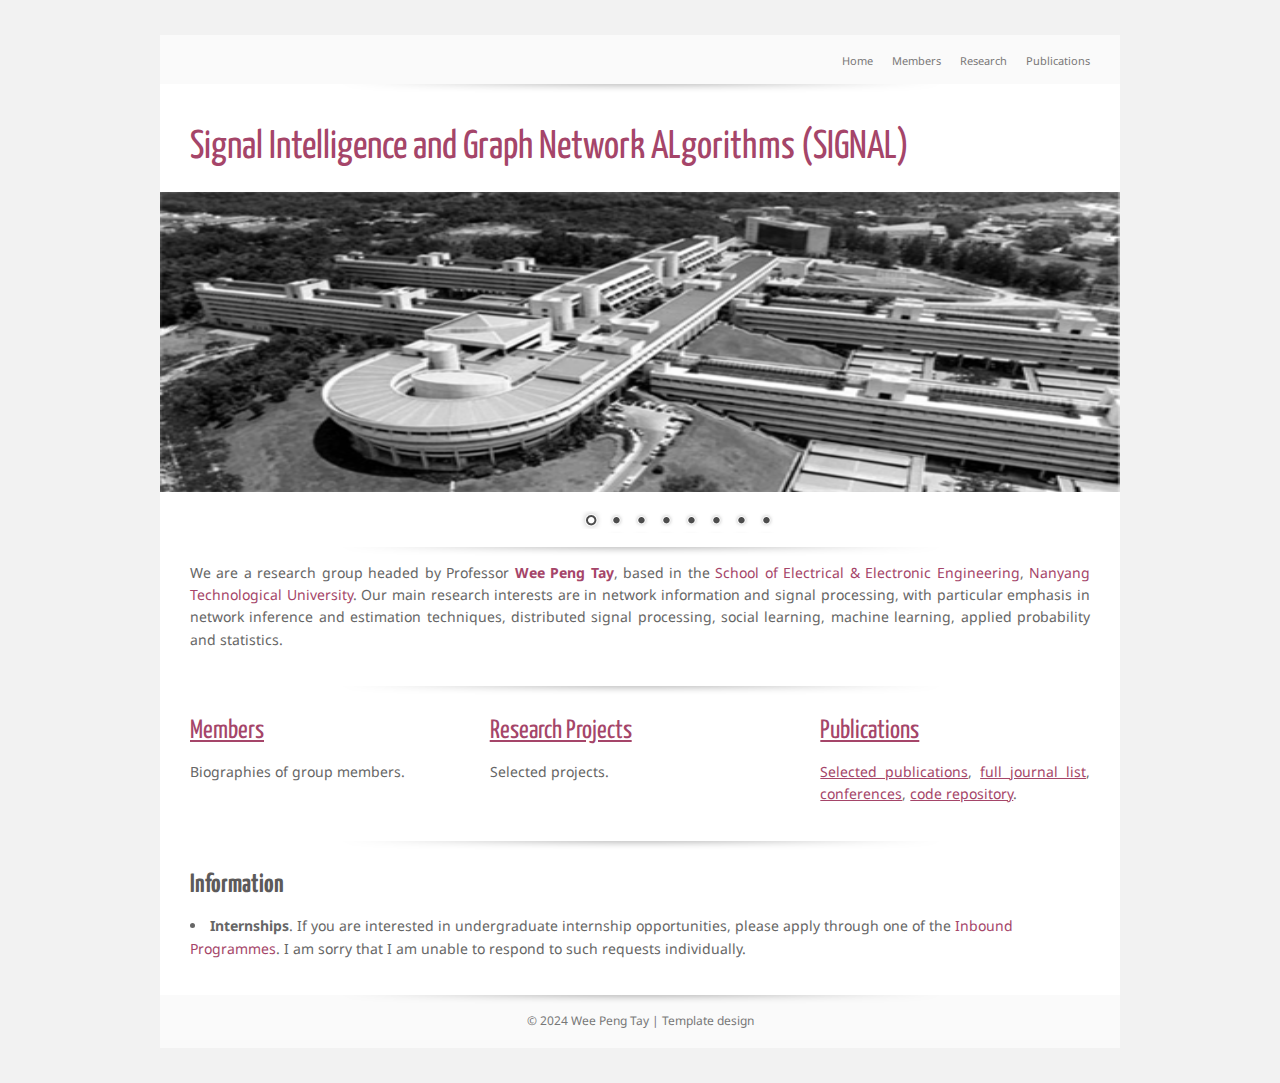
<file: index.html>
﻿<!DOCTYPE html>
<html>
<head>
	<meta http-equiv="content-type" content="text/html; charset=utf-8" />
	<meta name="description" content="Wee Peng Tay" />
	<meta name="keywords" content="Wee Peng Tay,information processing,graph signal processing,graph neural network,statistical privacy,robust machine learning" />
	<meta name="author" content="Wee Peng Tay" />
	<link href='https://fonts.googleapis.com/css?family=Yanone+Kaffeesatz|Droid+Sans' rel='stylesheet' type='text/css' />
	<link rel="stylesheet" type="text/css" media="all" href="inland.css" />
	<script type="text/javascript" src="js/jquery-1.7.1.min.js"></script>
	<script type="text/javascript" src="js/jquery.nivo.slider.js"></script>
	<title>SIGNAL - Wee Peng Tay</title>
	<script type="text/javascript">
		function redirectpublications(articleid)
		{
      window.location="publications.html#"+articleid; 
      window.localStorage.setItem('click',true);
			window.localStorage.setItem('id',articleid);
		}
	</script>

	<style type="text/css">
        .auto-style1 {
            color: #FF3300;
        }
  </style>
	</head>

<body>
<div id="wrapper960" class="clearfix">
	<div id="toplinks">
		<ul class="toplinks_links">
			<li><a href="index.html">Home</a></li>
			<li><a href="members.html">Members</a></li>
			<li><a href="research.html">Research</a></li>
			<li><a href="publications.html">Publications</a></li>
		</ul>
	</div>

	<div id="header" class="clearfix shadow">
		<div id="sitetitle" class="clearfix">
			<br>
            <h1><a href="index.html">Signal Intelligence and Graph Network ALgorithms (SIGNAL)</a></h1>
            <br>
		</div>
		<br>
		<br>
		<br>
		<br>
	</div>

	<div class="slider-wrapper">
		<div id="slider" class="nivoSlider">
			<img src="images/slider/EEE.png" alt="" />
			<img src="images/slider/HamGNN.png" alt=""/>
			<img src="images/slider/kernel_GGSP.png" alt="" />
			<img src="images/slider/privacy.png" alt="" />
			<img src="images/slider/infection.png" alt="" />
			<img src="images/slider/RobustLoc.png" alt="" />
			<img src="images/slider/RobustMat.png" alt="" />
			<img src="images/slider/vehicular.png" alt="" />
		</div>
	</div>

	<div id="description" class="content clearfix shadow">
		<p>
		We are a research group headed by Professor <a href="TayWeePeng.html"><strong>Wee Peng Tay</strong></a>, based in the <a href="http://www.eee.ntu.edu.sg">School of Electrical &amp; Electronic Engineering</a>, <a href="http://www.ntu.edu.sg">Nanyang Technological University</a>. Our main research interests are in network information and signal processing, with particular emphasis in network inference and estimation techniques, distributed signal processing, social learning, machine learning, applied probability and statistics.
		</p>
	</div>

	<div id="extended" class="clearfix shadow">
		<div id="trio1">
			<div class="inner">
				<h3><a href="members.html">Members</a></h3>
				<p>
				Biographies of group members. 				
				</p>
			</div>
		</div>

		<div id="trio2">
			<div class="inner">
				<h3><a href="research.html">Research Projects</a></h3>
				<p>Selected projects.</p>
			</div>
		</div>

		<div id="trio3">
			<div class="inner">
				<h3><a href="publications.html">Publications</a></h3>
				<p><a href="publications.html#selected" onclick="redirectpublications('pubs_selected')">Selected publications</a>, <a href="publications.html#journals_full" onclick="redirectpublications('pubs_journals')">full journal list</a>, 
				<a href="publications.html#ml_full" onclick="redirectpublications('pubs_ml')">conferences</a>, <a href="publications.html#code_repo">code repository</a>.
				</p>
			</div>
		</div>

	</div>
	

	<div id="announcements" class="content clearfix shadow">	
		<h3><strong>Information</strong></h3>
        <ul>
			<li><strong>Internships</strong>. 
			If you are interested in undergraduate internship opportunities, please apply through one of the <a href="https://www.ntu.edu.sg/education/student-exchanges", target=_blank>Inbound Programmes</a>. I am sorry that I am unable to respond to such requests individually. 
			</li>
			
			<!-- <li><strong>September 2019</strong>
		    <p>
			Open post-doc positions in the area of signal processing and machine learning in networks. The candidate must have a Ph.D. degree in electrical engineering, computer science, math/applied math or probability/statistics. He or she must have a strong background in signal processing and machine learning. Experience with machine learning, graph signal processing and information-theroetic methods will be considered to be an asset. Please send your CV, publications and other supporting materials to wptay@ntu.edu.sg.
			</p> 
			</li> -->

			<!--
			<li><strong>February 2019</strong>
		    <p>
		    Open post-doc positions in the area of signal processing and algorithm design for collaborative localization. The candidate must have a Ph.D. degree in electrical engineering, computer science, math/applied math or probability/statistics. He or she must have a strong background in signal processing and wireless communications. Experience with USRP will be considered to be an asset. Please send your CV, publications and other supporting materials to wptay@ntu.edu.sg.
			</p> 
			</li>
			
			<li><strong>June 2019</strong>
			<p>
			A PhD position with full scholarship is available in our group starting January 2020. Our group's main research interests are in information and signal processing for networks, with particular emphasis in network inference and estimation techniques, distributed signal processing, machine learning, social learning, applied probability and statistics. The candidate should meet following criteria:
			<ol>
			<li>Has a BSc/MSc in Electrical Engineering, Computer Science, or Mathematics.</li>
			<li>Has a strong mathematics background.</li>
			<li>Has independent thinking and is passionate about research.</li>
			</ol>
			Please send your CV and transcript to wptay@ntu.edu.sg.
			</p>
			
			</li>
			<li><strong>June 2019</strong>
			<p>
			Fully funded PhD position under EDB IPP scholarship is available for Singapore Citizen or Singapore PR. The PhD research will be in the area of machine learning and data analytics. Interested candidates please send your CV and transcript to wptay@ntu.edu.sg.
			</p>
			</li>
			-->
			

        </ul>
	</div>

	

	<div id="footer" class="shadow">
		<p>&copy; 2024 Wee Peng Tay | <a href="https://andreasviklund.com/dt_portfolio/inland/">Template design</a></p>
	</div>
</div>

<script type="text/javascript">
	$(window).load(function() {
		$('#slider').nivoSlider();
	});
</script>


<!-- Default Statcounter code for NTU
http://www.ntu.edu.sg/home/wptay -->
<script type="text/javascript">
var sc_project=8112787; 
var sc_invisible=1; 
var sc_security="3790af70"; 
</script>
<script type="text/javascript"
src="https://www.statcounter.com/counter/counter.js"
async></script>
<noscript><div class="statcounter"><a title="Web Analytics"
href="http://statcounter.com/" target="_blank"><img
class="statcounter"
src="//c.statcounter.com/8112787/0/3790af70/1/" alt="Web
Analytics"></a></div></noscript>
<!-- End of Statcounter Code -->


</body>
</html>


<!--
		<li><strong>June 2017</strong>
		    <p>
		    Open post-doc positions in the area of signal processing and algorithm design for signal processing and inference in networks. The candidate must have a Ph.D. degree in electrical engineering, computer science, math/applied math or probability/statistics. He or she must have a strong background in probability, statistics, and detection and estimation theory. The candidate will work on exciting and challenging problems related to IoT networks and/or vehicular networks.</p>

                <p>Please send your CV, publications and other supporting materials to wptay@ntu.edu.sg.</p>  
        </li>
			
	<div id="content" class="clearfix shadow">	
		<h3>News</h3>
		<p>
		We are looking to hire a motivated post-doc to work on distributed inference, estimation and optimization methods 
		in sensor network architectures. The candidate must have a PhD degree in electrical engineering, computer science, 
		math/applied math or probability/statistics. He or she must have a strong background in probability, statistics, 
		and detection and estimation theory. Experience in either of the following areas will be highly preferred:
		</p>
		<ol>
		<li style="width: 345px" class="indent50">Distributed localization and tracking of multiple targets.</li>
		<li style="width: 345px" class="indent50">Distributed optimization and robust estimation methods.</li>
		</ol>

    	<strong>June 2013.</strong> We are looking to hire motivated post-docs to work on distributed estimation for localization and tracking. 
            The candidate must have a PhD degree in electrical engineering, computer science, math/applied math or probability/statistics. 
            He or she must have a strong background in probability, statistics, and detection and estimation theory. 
            Experience in developing signal processing methods for target localization and tracking will be highly preferred.</p>
		<span class="auto-style1">Interested candidates please send your CV and related papers to wptay@ntu.edu.sg</span>

	</div>

	<div id="content" class="clearfix shadow">	
		<h3><a href="EE7101.html">EE7101</a></h3>
	</div>

                <p><strong>November 2013.</strong> We currently have an open PhD position with full scholarship provided. 
                We are looking to admit students with a strong mathematical background (high GPA in quantitative subjects), who are interested to solve theoretically challenging problems in network signal processing. 
                You must be highly motivated, hardworking and always willing to learn new things by yourself. 
                Students in our group will also have opportunities to interact and collaborate with world renowned 
                researchers from MIT, Cornell, and other top universities.</p>

//-->
</file>
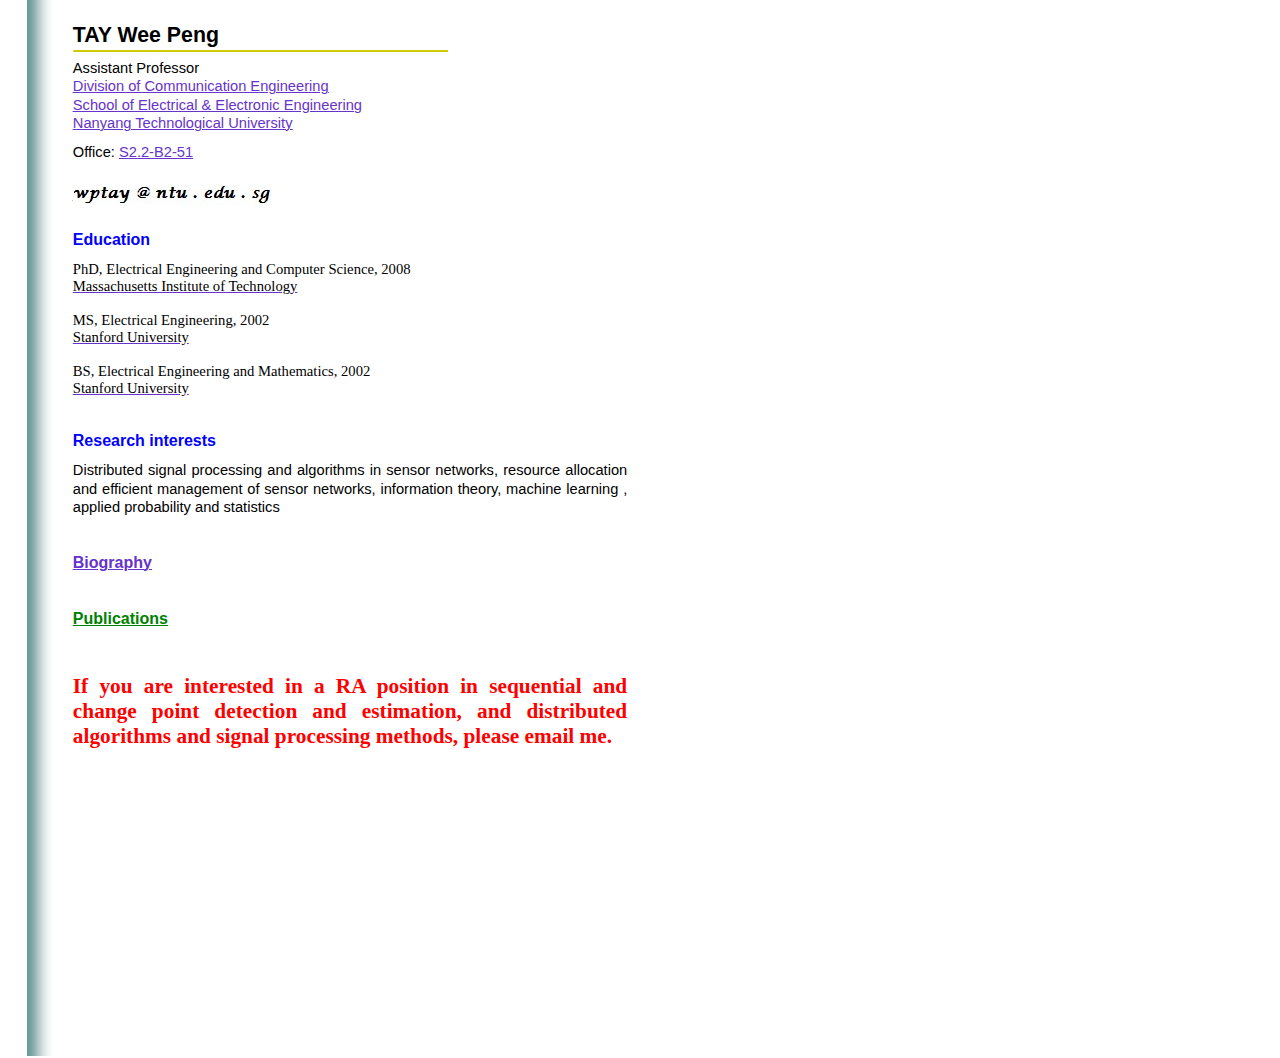
<file: old/index.htm>
<html xmlns:v="urn:schemas-microsoft-com:vml"
xmlns:o="urn:schemas-microsoft-com:office:office"
xmlns:dt="uuid:C2F41010-65B3-11d1-A29F-00AA00C14882"
xmlns="http://www.w3.org/TR/REC-html40">

<head>
<meta http-equiv=Content-Type content="text/html; charset=windows-1252">
<link rel=File-List href="index_files/filelist.xml">
<!--[if !mso]>
<style>
v\:* {behavior:url(#default#VML);}
o\:* {behavior:url(#default#VML);}
b\:* {behavior:url(#default#VML);}
.shape {behavior:url(#default#VML);}
</style>
<![endif]-->
<title>Home</title>
<style>
<!--
 /* Font Definitions */
@font-face
	{font-family:Arial;
	panose-1:2 11 6 4 2 2 2 2 2 4;}
@font-face
	{font-family:"Times New Roman";
	panose-1:2 2 6 3 5 4 5 2 3 4;}
@font-face
	{font-family:Calibri;
	panose-1:2 15 5 2 2 2 4 3 2 4;}
 /* Style Definitions */
p.MsoNormal, li.MsoNormal, div.MsoNormal
	{margin-right:0pt;
	text-indent:0pt;
	margin-top:0pt;
	margin-bottom:0pt;
	text-align:left;
	font-family:"Times New Roman";
	font-size:11.0pt;
	color:black;}
p.MsoBodyText3, li.MsoBodyText3, div.MsoBodyText3
	{margin-right:0pt;
	text-indent:0pt;
	margin-top:0pt;
	margin-bottom:8.0pt;
	line-height:125%;
	text-align:left;
	font-family:Arial;
	font-size:9.0pt;
	color:black;}
ol
	{margin-top:0in;
	margin-bottom:0in;
	margin-left:-2197in;}
ul
	{margin-top:0in;
	margin-bottom:0in;
	margin-left:-2197in;}
@page
	{size:8.0302in 11.0in;}
-->
</style>
<!--[if gte mso 9]><xml>
 <o:shapedefaults v:ext="edit" spidmax="3074" fill="f" fillcolor="white [7]"
  strokecolor="black [0]">
  <v:fill color="white [7]" color2="white [7]" on="f"/>
  <v:stroke color="black [0]" color2="white [7]">
   <o:left v:ext="view" color="black [0]" color2="white [7]"/>
   <o:top v:ext="view" color="black [0]" color2="white [7]"/>
   <o:right v:ext="view" color="black [0]" color2="white [7]"/>
   <o:bottom v:ext="view" color="black [0]" color2="white [7]"/>
   <o:column v:ext="view" color="black [0]" color2="white [7]"/>
  </v:stroke>
  <v:shadow color="#ccc [4]"/>
  <v:textbox inset="2.88pt,2.88pt,2.88pt,2.88pt"/>
  <o:colormru v:ext="edit" colors="green,red,#afced5,#4141ff"/>
 </o:shapedefaults><o:shapelayout v:ext="edit">
  <o:idmap v:ext="edit" data="1"/>
 </o:shapelayout></xml><![endif]-->
</head>

<body link="#6633CC" vlink=blue style='margin:0'>

<div style='position:absolute;width:8.-1207in;height:11.0206in'>
<!--[if gte vml 1]><v:rect id="_x0000_s1042" style='position:absolute;left:20.37pt;
 top:0;width:21.85pt;height:11in;z-index:5;visibility:visible;
 mso-wrap-edited:f;mso-wrap-distance-left:2.88pt;mso-wrap-distance-top:2.88pt;
 mso-wrap-distance-right:2.88pt;mso-wrap-distance-bottom:2.88pt' fillcolor="#699 [3]"
 stroked="f" strokecolor="black [0]" o:cliptowrap="t">
 <v:fill color2="white [7]" rotate="t" angle="-90" focus="100%" type="gradient"/>
 <v:stroke color2="white [7]">
  <o:left v:ext="view" color="black [0]" color2="white [7]"/>
  <o:top v:ext="view" color="black [0]" color2="white [7]"/>
  <o:right v:ext="view" color="black [0]" color2="white [7]"/>
  <o:bottom v:ext="view" color="black [0]" color2="white [7]"/>
  <o:column v:ext="view" color="black [0]" color2="white [7]"/>
 </v:stroke>
 <v:shadow color="#ccc [4]"/>
 <v:path insetpenok="f"/>
 <o:lock v:ext="edit" shapetype="t"/>
 <v:textbox inset="2.88pt,2.88pt,2.88pt,2.88pt"/>
</v:rect><![endif]--><![if !vml]><span style='position:absolute;z-index:5;
left:27px;top:0px;width:29px;height:1056px'><img width=29 height=1056
src="index_files/image328.png" v:shapes="_x0000_s1042"></span><![endif]><!--[if gte vml 1]><v:shapetype
 id="_x0000_t202" coordsize="21600,21600" o:spt="202" path="m,l,21600r21600,l21600,xe">
 <v:stroke joinstyle="miter"/>
 <v:path gradientshapeok="t" o:connecttype="rect"/>
</v:shapetype><v:shape id="_x0000_s1043" type="#_x0000_t202" style='position:absolute;
 left:51.69pt;top:13.86pt;width:421.22pt;height:778.5pt;z-index:6;visibility:visible;
 mso-wrap-edited:f;mso-wrap-distance-left:2.88pt;mso-wrap-distance-top:2.88pt;
 mso-wrap-distance-right:2.88pt;mso-wrap-distance-bottom:2.88pt' filled="f"
 fillcolor="black [0]" stroked="f" strokecolor="green" strokeweight="0"
 o:cliptowrap="t">
 <v:fill color2="white [7]"/>
 <v:stroke dashstyle="dash">
  <o:left v:ext="view" color="black [0]" color2="white [7]"/>
  <o:top v:ext="view" color="black [0]" color2="white [7]"/>
  <o:right v:ext="view" color="black [0]" color2="white [7]"/>
  <o:bottom v:ext="view" color="black [0]" color2="white [7]"/>
  <o:column v:ext="view" color="black [0]" color2="white [7]"/>
 </v:stroke>
 <v:shadow color="#ccc [4]"/>
 <v:path insetpenok="f"/>
 <o:lock v:ext="edit" shapetype="t"/>
 <v:textbox style='mso-column-margin:5.7pt' inset="2.85pt,2.85pt,2.85pt,2.85pt"/>
</v:shape><![endif]--><![if !vml]><span style='position:absolute;z-index:6;
left:69px;top:18px;width:562px;height:1038px'>

<table cellpadding=0 cellspacing=0>
 <tr>
  <td width=562 height=1038 style='vertical-align:top'><![endif]>
  <div v:shape="_x0000_s1043" style='padding:2.85pt 2.85pt 2.85pt 2.85pt'
  class=shape>
  <p class=MsoBodyText3><span lang=en-US style='font-size:16.0pt;line-height:
  125%;font-family:Arial;font-weight:bold;language:en-US'>TAY Wee Peng</span></p>
  <p class=MsoBodyText3><span lang=en-US style='font-size:11.0pt;line-height:
  125%;font-family:Arial;language:en-US'>Assistant Professor&nbsp;<br>
  </span><a
  href="http://www.cme.eee.ntu.edu.sg"><span lang=en-US style='font-size:11.0pt;
  line-height:125%;font-family:Arial;text-decoration:underline;language:en-US'>Division of Communication Engineering</span></a><span
  lang=en-US style='font-size:11.0pt;line-height:125%;font-family:Arial;
  language:en-US'>&nbsp;<br>
  </span><a href="http://www.eee.ntu.edu.sg"><span
  lang=en-US style='font-size:11.0pt;line-height:125%;font-family:Arial;
  text-decoration:underline;language:en-US'>School of Electrical &amp; Electronic Engineering</span></a><span
  lang=en-US style='font-size:11.0pt;line-height:125%;font-family:Arial;
  language:en-US'>&nbsp;<br>
  </span><a href="http://www.ntu.edu.sg"><span
  lang=en-US style='font-size:11.0pt;line-height:125%;font-family:Arial;
  text-decoration:underline;language:en-US'>Nanyang Technological University</span></a></p>
  <p class=MsoBodyText3><span lang=en-US style='font-size:11.0pt;line-height:
  125%;font-family:Arial;language:en-US'>Office: </span><a
  href="http://maps.ntu.edu.sg/maps#q:S2.2"><span lang=en-US style='font-size:
  11.0pt;line-height:125%;font-family:Arial;text-decoration:underline;
  language:en-US'>S2.2-B2-51</span></a></p>
  <p class=MsoBodyText3><span lang=en-US style='font-size:11.0pt;line-height:
  125%;font-family:Arial;language:en-US'>�</span></p>
  <p class=MsoBodyText3><span lang=en-US style='font-size:11.0pt;line-height:
  125%;font-family:Arial;color:red;font-weight:bold;language:en-US'>&nbsp;</span></p>
  <p class=MsoBodyText3><span lang=en-US style='font-size:12.0pt;line-height:
  125%;font-family:Arial;color:blue;font-weight:bold;language:en-US'>Education</span></p>
  <p class=MsoNormal><span lang=en-US style='language:en-US'>PhD, Electrical Engineering and Computer Science, 2008</span></p>
  <p class=MsoNormal><a href="http://www.mit.edu"><span lang=en-US
  style='color:black;text-decoration:none;language:en-US'>Massachusetts Institute of Technology</span></a></p>
  <p class=MsoNormal><span lang=en-US style='language:en-US'>&nbsp;</span></p>
  <p class=MsoNormal><span lang=en-US style='language:en-US'>MS, Electrical Engineering, 2002</span></p>
  <p class=MsoNormal><a href="http://www.stanford.edu"><span lang=en-US
  style='color:black;text-decoration:none;language:en-US'>Stanford University</span></a></p>
  <p class=MsoNormal><span lang=en-US style='language:en-US'>&nbsp;</span></p>
  <p class=MsoNormal><span lang=en-US style='language:en-US'>BS, Electrical Engineering and Mathematics, 2002</span></p>
  <p class=MsoNormal><a href="http://www.stanford.edu"><span lang=en-US
  style='color:black;text-decoration:none;language:en-US'>Stanford University</span></a></p>
  <p class=MsoNormal><span lang=en-US style='language:en-US'>&nbsp;</span></p>
  <p class=MsoNormal><span lang=en-US style='language:en-US'>&nbsp;</span></p>
  <p class=MsoBodyText3><span lang=en-US style='font-size:12.0pt;line-height:
  125%;font-family:Arial;color:blue;font-weight:bold;language:en-US'>Research interests</span></p>
  <p class=MsoBodyText3 style='text-align:justify;text-justify:newspaper;
  text-kashida-space:50%;text-align:justify;text-justify:newspaper;text-kashida-space:
  50%'><span lang=en-US style='font-size:11.0pt;line-height:125%;font-family:
  Arial;language:en-US'>Distributed signal processing and algorithms in sensor networks, resource allocation and efficient management of sensor networks, information theory, machine learning , applied probability and statistics</span></p>
  <p class=MsoBodyText3><span lang=en-US style='language:en-US'>&nbsp;</span></p>
  <p class=MsoBodyText3><a
  href="http://research.ntu.edu.sg/expertise/academicprofile/pages/StaffProfile.aspx?ST_EMAILID=WPTAY"><span
  lang=en-US style='font-size:12.0pt;line-height:125%;font-family:Arial;
  text-decoration:underline;font-weight:bold;language:en-US'>Biography</span></a></p>
  <p class=MsoBodyText3><span lang=en-US style='language:en-US'>&nbsp;</span></p>
  <p class=MsoBodyText3><a href="index_files/Publications.htm"><span
  lang=en-US style='font-size:12.0pt;line-height:125%;font-family:Arial;
  color:green;text-decoration:underline;font-weight:bold;language:en-US'>Publications</span></a></p>
  <p class=MsoNormal style='text-align:justify;text-justify:newspaper;
  text-kashida-space:50%;text-align:justify;text-justify:newspaper;text-kashida-space:
  50%'><span lang=en-US style='font-family:Calibri;language:en-US'>&nbsp;</span></p>
  <p class=MsoNormal style='text-align:justify;text-justify:newspaper;
  text-kashida-space:50%;text-align:justify;text-justify:newspaper;text-kashida-space:
  50%'><span lang=en-US style='font-family:Calibri;language:en-US'>&nbsp;</span></p>
  <p class=MsoNormal style='text-align:justify;text-justify:newspaper;
  text-kashida-space:50%;text-align:justify;text-justify:newspaper;text-kashida-space:
  50%'><span lang=en-US style='font-size:16.0pt;font-family:Calibri;color:red;
  font-weight:bold;language:en-US'>If you are interested in a RA position in sequential and change point detection and estimation, and distributed algorithms and signal processing methods, please email me. </span></p>
  <p class=MsoNormal style='text-align:justify;text-justify:newspaper;
  text-kashida-space:50%;text-align:justify;text-justify:newspaper;text-kashida-space:
  50%'><span lang=en-US style='font-family:Calibri;language:en-US'>&nbsp;</span></p>
  <p class=MsoNormal style='text-align:justify;text-justify:newspaper;
  text-kashida-space:50%;text-align:justify;text-justify:newspaper;text-kashida-space:
  50%'><span lang=en-US style='font-family:Calibri;language:en-US'>&nbsp;</span></p>
  <p class=MsoNormal style='text-align:justify;text-justify:newspaper;
  text-kashida-space:50%;text-align:justify;text-justify:newspaper;text-kashida-space:
  50%'><span lang=en-US style='font-family:Calibri;language:en-US'>&nbsp;</span></p>
  <p class=MsoNormal style='text-align:justify;text-justify:newspaper;
  text-kashida-space:50%;text-align:justify;text-justify:newspaper;text-kashida-space:
  50%'><span lang=en-US style='font-family:Calibri;language:en-US'>&nbsp;</span></p>
  </div>
  <![if !vml]></td>
 </tr>
</table>

</span><![endif]><!--[if gte vml 1]><v:line id="_x0000_s1044" style='position:absolute;
 z-index:7;visibility:visible;mso-wrap-edited:f;mso-wrap-distance-left:2.88pt;
 mso-wrap-distance-top:2.88pt;mso-wrap-distance-right:2.88pt;
 mso-wrap-distance-bottom:2.88pt' from="54.85pt,38.25pt" to="336pt,38.25pt"
 strokecolor="#cc0 [2]" strokeweight="1.5pt" o:cliptowrap="t">
 <v:stroke>
  <o:left v:ext="view" color="black [0]" color2="white [7]"/>
  <o:top v:ext="view" color="black [0]" color2="white [7]"/>
  <o:right v:ext="view" color="black [0]" color2="white [7]"/>
  <o:bottom v:ext="view" color="black [0]" color2="white [7]"/>
  <o:column v:ext="view" color="black [0]" color2="white [7]"/>
 </v:stroke>
 <v:shadow color="#ccc [4]"/>
 <v:path insetpenok="f"/>
</v:line><![endif]--><![if !vml]><span style='position:absolute;z-index:7;
left:72px;top:50px;width:377px;height:2px'><img width=377 height=2
src="index_files/image371.png" v:shapes="_x0000_s1044"></span><![endif]><!--[if gte vml 1]><v:rect
 id="_x0000_s1045" style='position:absolute;left:53.98pt;top:138.83pt;width:154.5pt;
 height:15pt;z-index:8;mso-wrap-distance-left:2.88pt;mso-wrap-distance-top:2.88pt;
 mso-wrap-distance-right:2.88pt;mso-wrap-distance-bottom:2.88pt'
 o:preferrelative="t" filled="f" fillcolor="white [7]" stroked="f"
 strokecolor="black [0]" o:cliptowrap="t">
 <v:fill color2="white [7]"/>
 <v:stroke color2="white [7]">
  <o:left v:ext="view" color="black [0]" color2="white [7]"/>
  <o:top v:ext="view" color="black [0]" color2="white [7]"/>
  <o:right v:ext="view" color="black [0]" color2="white [7]"/>
  <o:bottom v:ext="view" color="black [0]" color2="white [7]"/>
  <o:column v:ext="view" color="black [0]" color2="white [7]"/>
 </v:stroke>
 <v:imagedata src="index_files/image293.jpg" o:title="email"/>
 <v:shadow color="#ccc [4]"/>
 <v:path o:extrusionok="f" insetpenok="f"/>
 <o:lock v:ext="edit" aspectratio="t"/>
</v:rect><![endif]--><![if !vml]><span style='position:absolute;z-index:8;
left:72px;top:185px;width:206px;height:20px'><img width=206 height=20
src="index_files/image293.jpg" v:shapes="_x0000_s1045"></span><![endif]><!--[if gte vml 1]><v:rect
 id="_x0000_s1131" style='position:absolute;left:4in;top:29.92pt;width:126pt;
 height:25.2pt;z-index:22;visibility:hidden;mso-wrap-edited:f;
 mso-wrap-distance-left:2.88pt;mso-wrap-distance-top:2.88pt;
 mso-wrap-distance-right:2.88pt;mso-wrap-distance-bottom:2.88pt' filled="f"
 fillcolor="white [7]" stroked="f" strokecolor="black [0]" o:cliptowrap="t">
 <v:stroke dashstyle="1 1" endcap="round">
  <o:left v:ext="view" color="black [0]" color2="white [7]"/>
  <o:top v:ext="view" color="black [0]" color2="white [7]"/>
  <o:right v:ext="view" color="black [0]" color2="white [7]"/>
  <o:bottom v:ext="view" color="black [0]" color2="white [7]"/>
  <o:column v:ext="view" color="black [0]" color2="white [7]"/>
 </v:stroke>
 <v:shadow color="#ccc [4]"/>
 <v:path insetpenok="f"/>
 <o:lock v:ext="edit" shapetype="t"/>
 <v:textbox inset="2.88pt,2.88pt,2.88pt,2.88pt"/>
</v:rect><![endif]-->
</div>

</body>

</html>
</file>
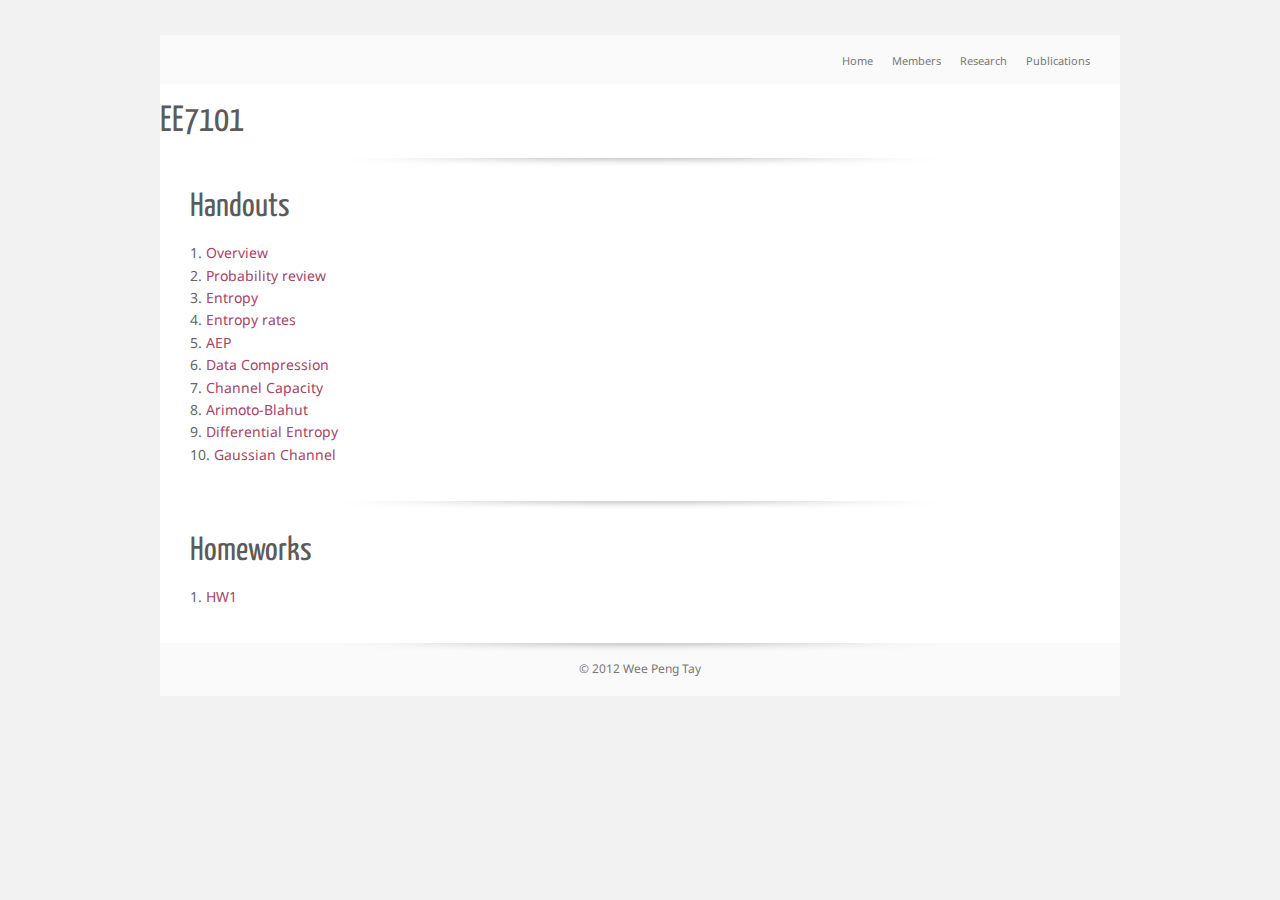
<file: EE7101.html>
﻿<!DOCTYPE html>
<html xmlns:v="urn:schemas-microsoft-com:vml" xmlns:o="urn:schemas-microsoft-com:office:office">
<head>
	<meta http-equiv="content-type" content="text/html; charset=utf-8" />
	<meta name="description" content="Tay Wee Peng" />
	<meta name="keywords" content="Tay Wee Peng" />
	<meta name="author" content="Tay Wee Peng" />
	<link href='https://fonts.googleapis.com/css?family=Yanone+Kaffeesatz|Droid+Sans' rel='stylesheet' type='text/css' />
	<link rel="stylesheet" type="text/css" media="all" href="inland.css" />
	<script type="text/javascript" src="js/jquery-1.7.1.min.js"></script>
	<script type="text/javascript" src="js/jquery.nivo.slider.js"></script>
	<title>EE7101</title>
	<style type="text/css">
.style1 {
	color: #FF0000;
	background-color: #FFFF00;
}
.style2 {
	color: #FF0000;
}
</style>
</head>

<body>
<div id="wrapper960" class="clearfix">
	<div id="toplinks">
		<ul class="toplinks_links">
			<li><a href="index.html">Home</a></li>
			<li><a href="members.html">Members</a></li>
			<li><a href="research.html">Research</a></li>
			<li><a href="publications.html">Publications</a></li>
		</ul>
	</div>
	
	<h1>EE7101</h1>
<!--	<div id="content" class="clearfix shadow">
		<h2>Information</h2>
		<a href="EE7101/Handouts/0. Introduction_EE7101.pdf">Introduction</a>
		
		<br>
		<br>
		<span class="style1"><strong>Please enter your name and other information in the link:</strong></span>
		<a href="https://docs.google.com/spreadsheet/ccc?key=0AooztYpiXIoAdER1bzJvZkc3Mnc2Z196c1R5Y1JCVlE">
		<strong>Student List</strong></a>
	</div>
-->

	<div class="content clearfix shadow">
		<h2>Handouts</h2>
		<ol>
		<li><a href="EE7101/Handouts/0_Overview.pdf">Overview</a></li>
		<li><a href="EE7101/Handouts/1_Probability_Review.pdf">Probability review</a></li>
		<li><a href="EE7101/Handouts/2_Entropy.pdf">Entropy</a></li>
		<li><a href="EE7101/Handouts/3_Entropy_Rates.pdf">Entropy rates</a></li>
		<li><a href="EE7101/Handouts/4_AEP.pdf">AEP</a></li>
		<li><a href="EE7101/Handouts/5_Data_Compression.pdf">Data Compression</a></li>
		<li><a href="EE7101/Handouts/6_Channel_Capacity.pdf">Channel Capacity</a></li>
		<li><a href="EE7101/Handouts/7_Arimoto-Blahut.pdf">Arimoto-Blahut</a></li>
		<li><a href="EE7101/Handouts/8_Differential_Entropy.pdf">Differential Entropy</a></li>
		<li><a href="EE7101/Handouts/9_Gaussian_Channel.pdf">Gaussian Channel</a></li>
		</ol>	
	</div>


	<div class="content clearfix shadow">
		<h2>Homeworks</h2>
		<ol>
		<li><a href="EE7101/Homeworks/EE7101 Homework 1.pdf">HW1</a></li>
		</ol>	
	</div>

	<div id="footer" class="shadow">
		<p>&copy; 2012 Wee Peng Tay </p>
	</div>
</div>

<script type="text/javascript">
	$(window).load(function() {
		$('#slider').nivoSlider();
	});
</script>

<!-- Default Statcounter code for NTU
http://www.ntu.edu.sg/home/wptay -->
<script type="text/javascript">
var sc_project=8112787; 
var sc_invisible=1; 
var sc_security="3790af70"; 
</script>
<script type="text/javascript"
src="https://www.statcounter.com/counter/counter.js"
async></script>
<noscript><div class="statcounter"><a title="Web Analytics"
href="http://statcounter.com/" target="_blank"><img
class="statcounter"
src="//c.statcounter.com/8112787/0/3790af70/1/" alt="Web
Analytics"></a></div></noscript>
<!-- End of Statcounter Code -->

</body>
</html>
</file>
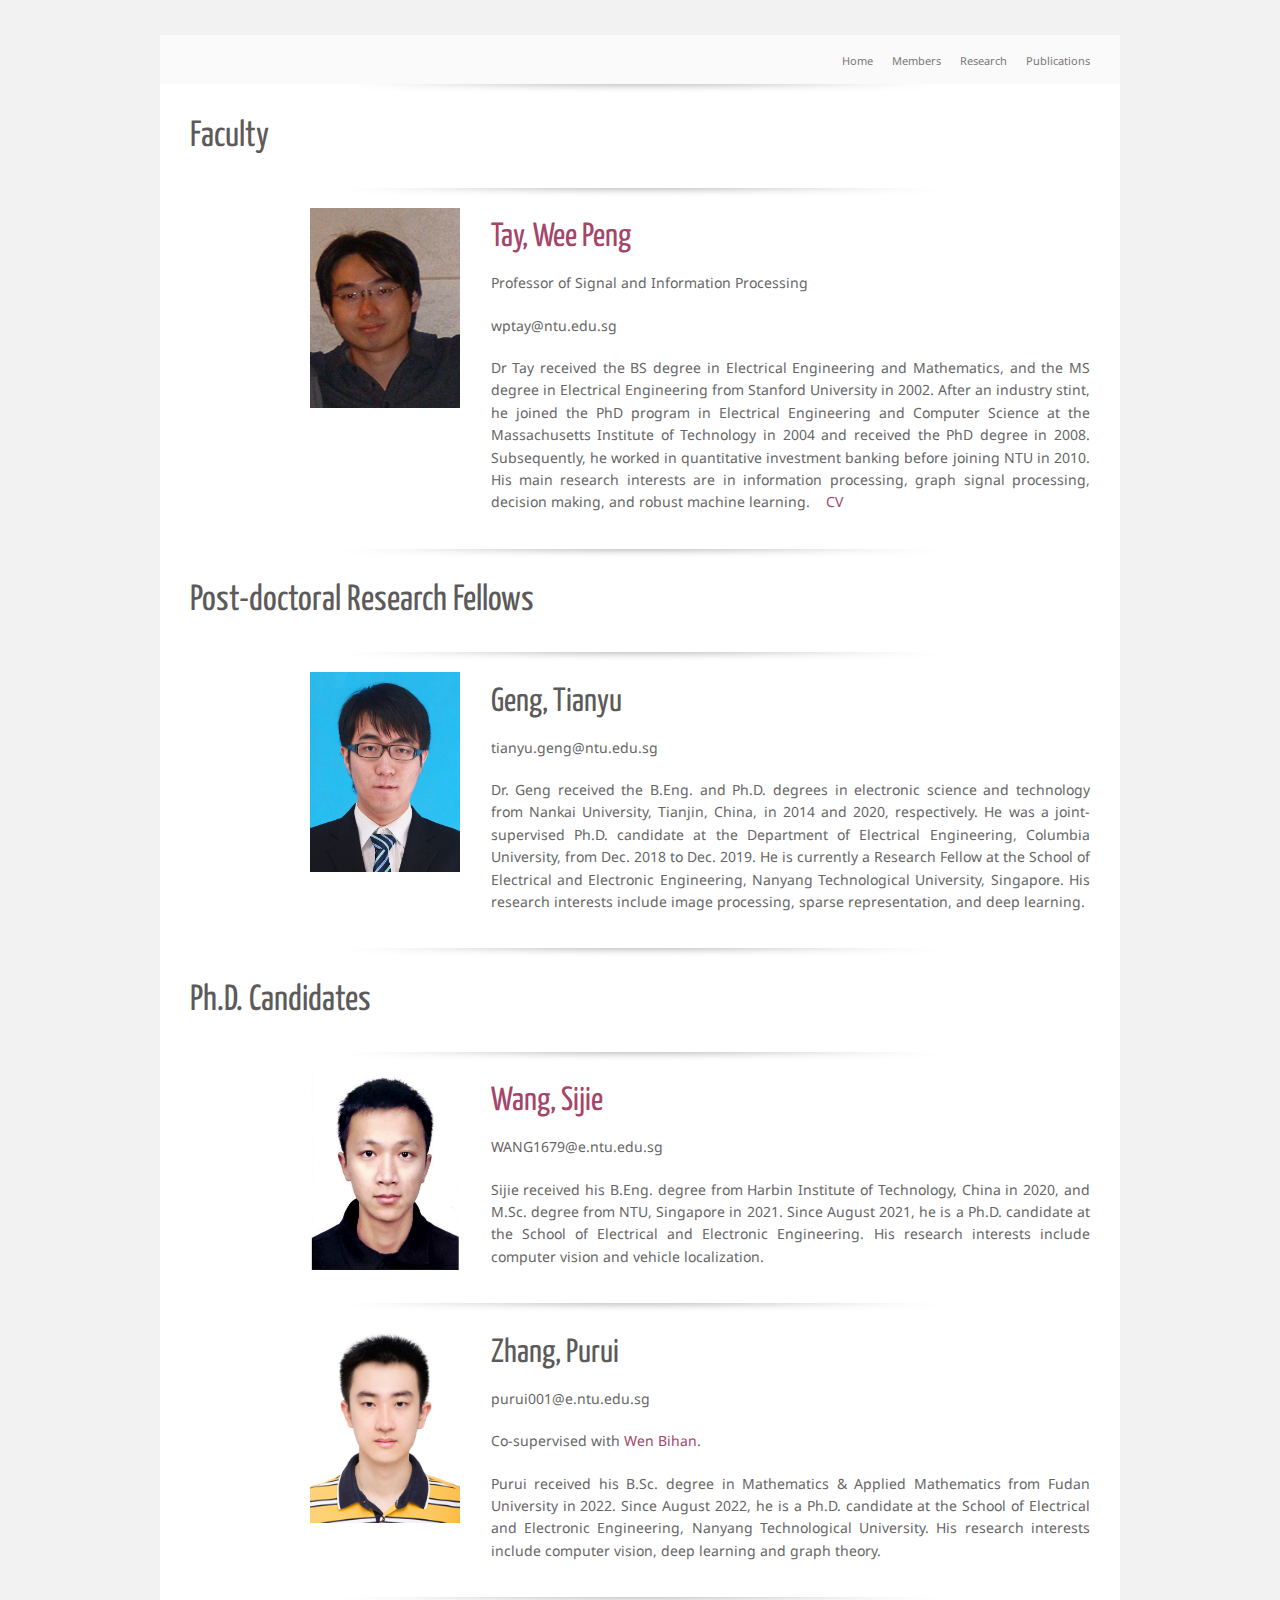
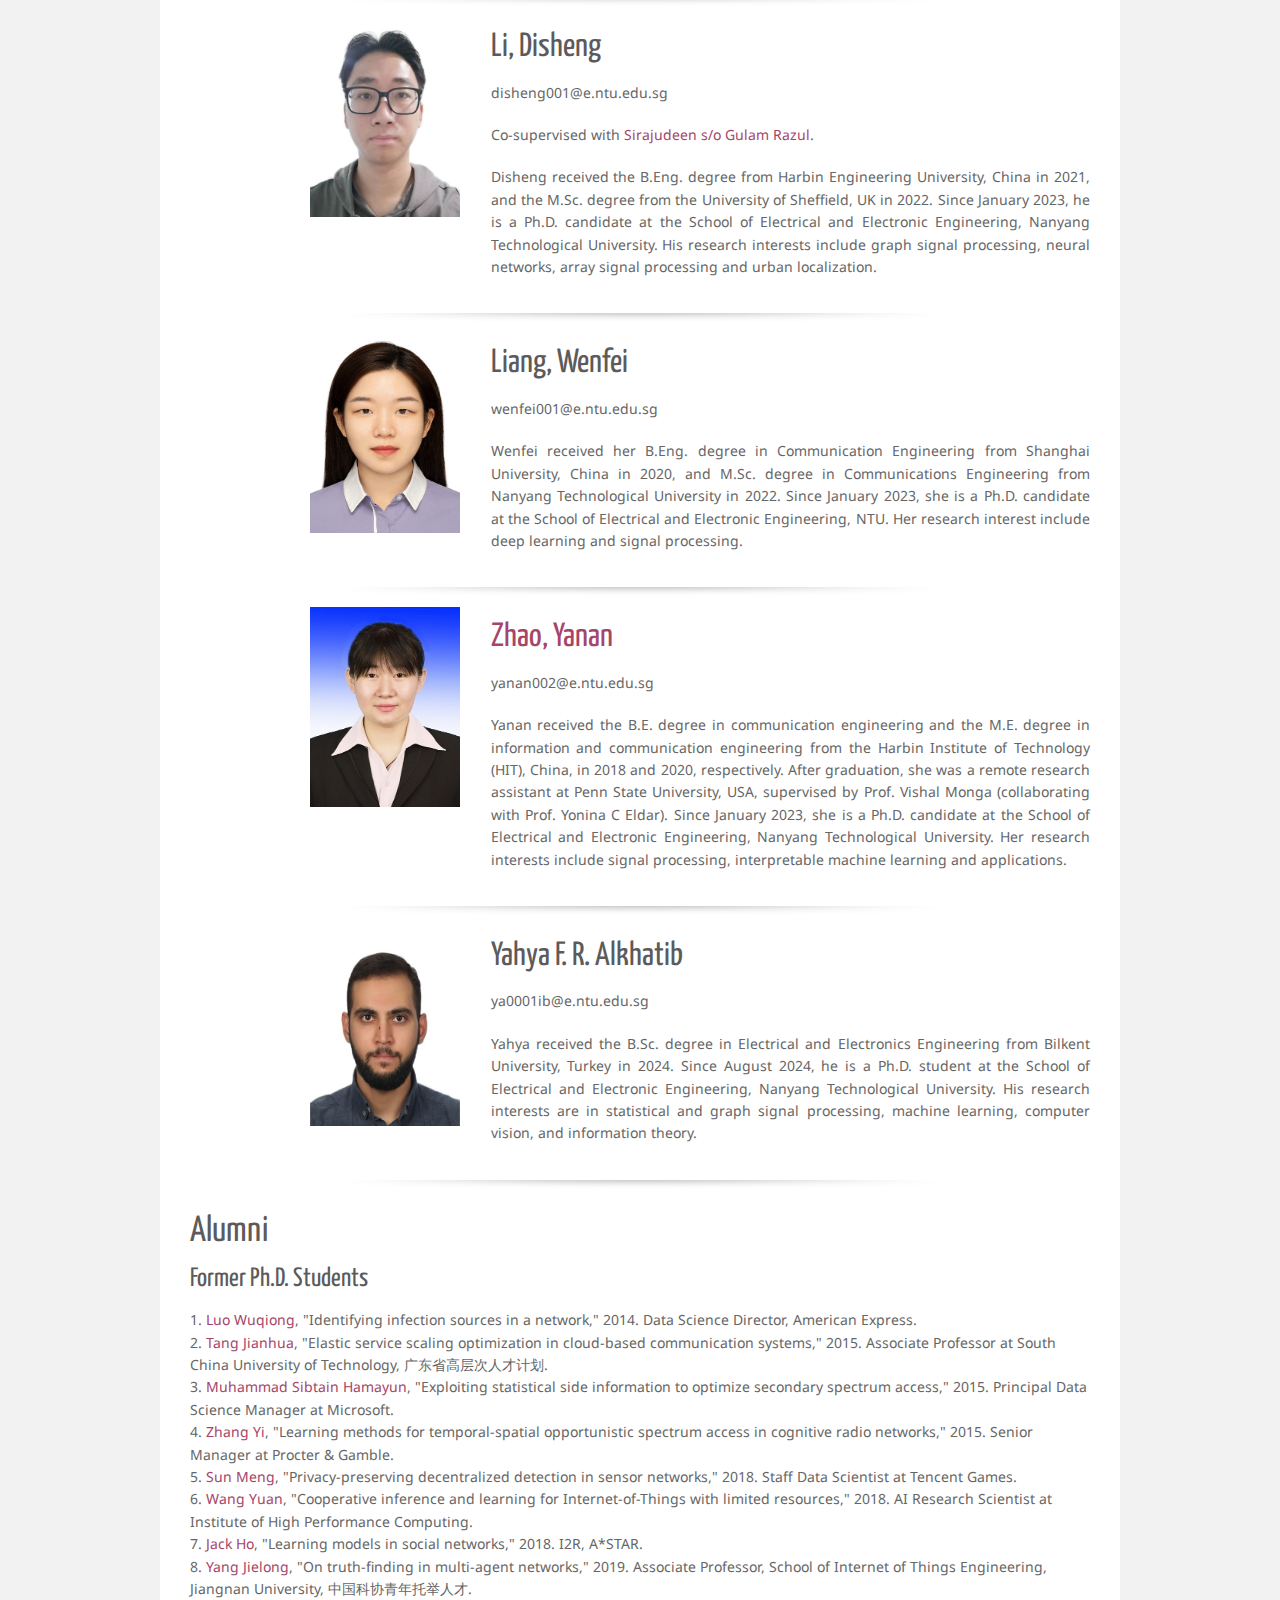
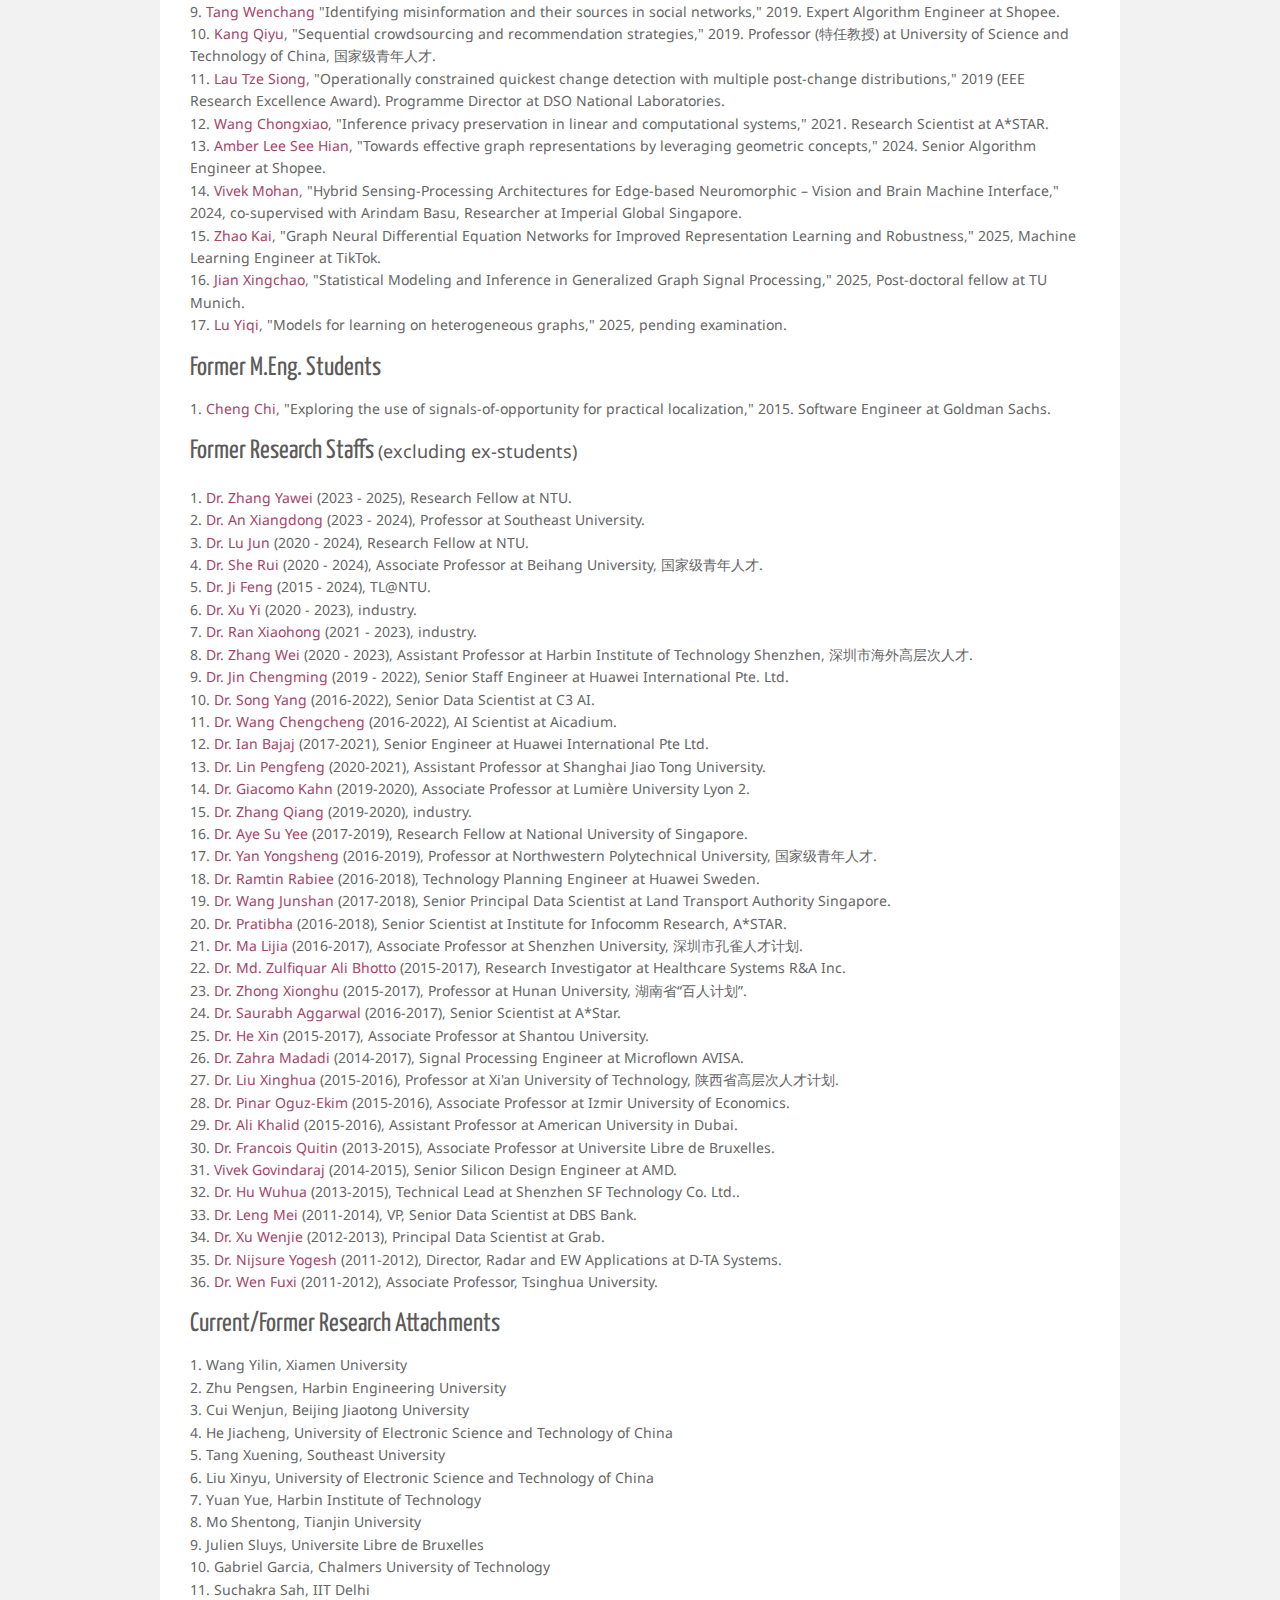
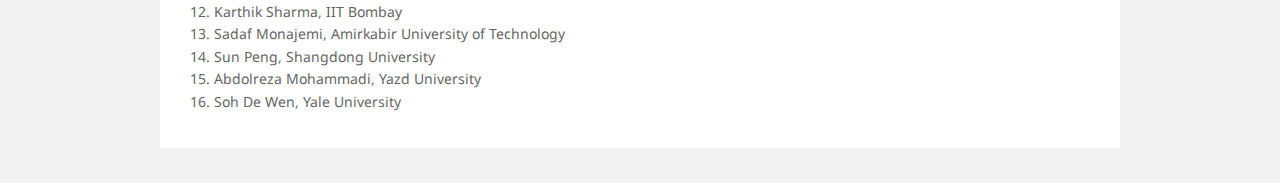
<file: members.html>
﻿<!DOCTYPE html>
<html>

<head>
	<meta http-equiv="content-type" content="text/html; charset=utf-8" />
	<meta name="description" content="Wee Peng Tay" />
	<meta name="keywords" content="Wee Peng Tay,information processing,graph signal processing,graph neural network,statistical privacy,robust machine learning" />
	<meta name="author" content="Wee Peng Tay" />
	<link href='https://fonts.googleapis.com/css?family=Yanone+Kaffeesatz|Droid+Sans' rel='stylesheet' type='text/css' />
	<link rel="stylesheet" type="text/css" media="all" href="inland.css" />
	<script type="text/javascript" src="js/jquery-1.7.1.min.js"></script>
	<script type="text/javascript" src="js/jquery.nivo.slider.js"></script>
	<title>Members</title>
</head>

<body>
	<div id="wrapper960" class="clearfix">
		<div id="toplinks">
			<ul class="toplinks_links">
				<li><a href="index.html">Home</a></li>
				<li><a href="members.html">Members</a></li>
				<li><a href="research.html">Research</a></li>
				<li><a href="publications.html">Publications</a></li>
			</ul>
		</div>

		<div id="faculty" class="content clearfix shadow">
			<h1>Faculty</h1>
		</div>
		<div class="content clearfix shadow">
			<div class="sidebar left">
				<div class="inner">
					<img src="images/members/tay.jpg" width="150" height="200" style="float: right">
				</div>
			</div>

			<div class="main right">
				<h2><a href="TayWeePeng.html">Tay, Wee Peng</a></h2>
				<p>Professor of Signal and Information Processing</p>
				<p>wptay@ntu.edu.sg</p>
				<p>
					Dr Tay received the BS degree in Electrical Engineering and Mathematics, and the MS degree in Electrical Engineering from Stanford University in 2002. After an industry stint, he joined the PhD program in Electrical Engineering and Computer Science at the Massachusetts Institute of Technology in 2004 and received the PhD degree in 2008. Subsequently, he worked in quantitative investment banking before joining NTU in 2010. His main research interests are in information processing, graph signal processing, decision making, and robust machine learning. &nbsp;&nbsp; <a href="CV_WeePengTay.pdf" target="_blank">CV</a>
				</p>
			</div>
		</div>

		<div id="post-docs" class="content clearfix shadow">
			<h1>Post-doctoral Research Fellows</h1>
		</div>

		<div class="content clearfix shadow">
			<div class="sidebar left">
				<div class="inner">
					<img src="images/members/GengTianyu.jpg" width="150" height="200" style="float: right">
				</div>
			</div>
			<div class="main right">
				<h2>Geng, Tianyu</h2>
				<p>tianyu.geng@ntu.edu.sg</p>
				<p>Dr. Geng received the B.Eng. and Ph.D. degrees in electronic science and technology from Nankai University,
					Tianjin, China, in 2014 and 2020, respectively. He was a joint-supervised Ph.D. candidate at the Department of
					Electrical Engineering, Columbia University, from Dec. 2018 to Dec. 2019. He is currently a Research Fellow at
					the School of Electrical and Electronic Engineering, Nanyang Technological University, Singapore. His research
					interests include image processing, sparse representation, and deep learning.
				</p>
			</div>
		</div>


	<!--<div id="PO" class="content clearfix shadow">
	<h1>Project Officers/Research Associates</h1>
	</div>
	-->


		<div id="PhD" class="content clearfix shadow">
			<h1>Ph.D. Candidates</h1>
		</div>

		<div class="content clearfix shadow">
			<div class="sidebar left">
				<div class="inner">
					<img src="images/members/WangSijie.jpg" width="150" height="200" style="float: right">
				</div>
			</div>

			<div class="main right">
				<h2><a href="https://sijieaaa.github.io/" target="_blank">Wang, Sijie</a></h2>
				<p>WANG1679@e.ntu.edu.sg</p>
				<p>Sijie received his B.Eng. degree from Harbin Institute of Technology, China in 2020, and M.Sc. degree from NTU, Singapore in 2021. Since August 2021, he is a Ph.D. candidate at the School of Electrical and Electronic Engineering. His research interests include computer vision and vehicle localization.</p>
			</div>
		</div>

		<div class="content clearfix shadow">
			<div class="sidebar left">
				<div class="inner">
					<img src="images/members/ZhangPurui.jpg" width="150" height="200" style="float: right">
				</div>
			</div>

			<div class="main right">
				<h2>Zhang, Purui</h2>
				<p>purui001@e.ntu.edu.sg</p>
				<p>Co-supervised with <a href="https://personal.ntu.edu.sg/bihan.wen/" target="_blank">Wen Bihan</a>.</p>
				<p>Purui received his B.Sc. degree in Mathematics & Applied Mathematics from Fudan University in 2022. Since August 2022, he is a Ph.D. candidate at the School of Electrical and Electronic Engineering, Nanyang Technological University. His research interests include computer vision, deep learning and graph theory. 
				</p>
			</div>
		</div>

		<div class="content clearfix shadow">
			<div class="sidebar left">
				<div class="inner">
					<img src="images/members/LiDisheng.jpg" width="150" height="200" style="float: right">
				</div>
			</div>

			<div class="main right">
				<h2>Li, Disheng</h2>
				<p>disheng001@e.ntu.edu.sg</p>
				<p>Co-supervised with <a href="https://www.ntu.edu.sg/temasek-labs/research-focus/research-areas/center-for-communication-and-signal-processing" target="_blank">Sirajudeen s/o Gulam Razul</a>.</p>
				<p>Disheng received the B.Eng. degree from Harbin Engineering University, China in 2021, and the M.Sc. degree from the University of Sheffield, UK in 2022. Since January 2023, he is a Ph.D. candidate at the School of Electrical and Electronic Engineering, Nanyang Technological University. His research interests include graph signal processing, neural networks, array signal processing and urban localization.
				</p>
			</div>
		</div>

		<div class="content clearfix shadow">
			<div class="sidebar left">
				<div class="inner">
					<img src="images/members/LiangWenfei.jpg" width="150" height="200" style="float: right">
				</div>
			</div>

			<div class="main right">
				<h2>Liang, Wenfei</h2>
				<p>wenfei001@e.ntu.edu.sg</p>
				<p>Wenfei received her B.Eng. degree in Communication Engineering from Shanghai University, China in 2020, and M.Sc. degree in Communications Engineering from Nanyang Technological University in 2022. Since January 2023, she is a Ph.D. candidate at the School of Electrical and Electronic Engineering, NTU. Her research interest include deep learning and signal processing.</p>
			</div>
		</div>

		<div class="content clearfix shadow">
			<div class="sidebar left">
				<div class="inner">
					<img src="images/members/ZhaoYanan.jpg" width="150" height="200" style="float: right">
				</div>
			</div>

			<div class="main right">
				<h2><a href="https://yananzhao0630.github.io/" target="_blank">Zhao, Yanan</a></h2>
				<p>yanan002@e.ntu.edu.sg</p>
				<p>Yanan received the B.E. degree in communication engineering and the M.E. degree in information and communication engineering from the Harbin Institute of Technology (HIT), China, in 2018 and 2020, respectively. After graduation, she was a remote research assistant at Penn State University, USA, supervised by Prof. Vishal Monga (collaborating with Prof. Yonina C Eldar). Since January 2023, she is a Ph.D. candidate at the School of Electrical and Electronic Engineering, Nanyang Technological University. Her research interests include signal processing, interpretable machine learning and applications.</p>
			</div>
		</div>

		<div class="content clearfix shadow">
			<div class="sidebar left">
				<div class="inner">
					<img src="images/members/YahyaAlkhatib.jpg" width="150" height="200" style="float: right">
				</div>
			</div>

			<div class="main right">
				<h2>Yahya F. R. Alkhatib</h2>
				<p>ya0001ib@e.ntu.edu.sg</p>
				<p>Yahya received the B.Sc. degree in Electrical and Electronics Engineering from Bilkent University, Turkey in 2024. Since August 2024, he is a Ph.D. student at the School of Electrical and Electronic Engineering, Nanyang Technological University. His research interests are in statistical and graph signal processing, machine learning, computer vision, and information theory.</p>
			</div>
		</div>

		<!--	<div id="content" class="clearfix shadow">
		<h1>Current Interns</h1>
		<ol>

		</ol>
	</div>
-->

		<!--<div id="Affiliates" class="content clearfix shadow">
	<h1>Affiliates</h1>
    </div>
	<div class="content clearfix shadow">
		<div class="sidebar left">
			<div class="inner">
				<img src="images/members/LengMei.jpg" width="150" height="200" style="float: right">
			</div>
		</div>

		<div class="main right">
			<h2>Leng, Mei</h2>
			<p>LengMei@ntu.edu.sg</p>
			<p>
			Dr. Leng received the B.Eng. degree from University of Electronic Science and Technology of China (UESTC) in 2005 and Ph.D. degree from The University of Hong Kong in 2011. From 2011 to 2014, she was a research fellow under the supervision of Dr. Wee Peng Tay at the School of Electrical and Electronic Engineering, Nanyang Technological University. She is currently a research scientist at Temasek Laboratories@NTU. Her research interests include distributed algorithm and statistical signal processing, as well as Bayesian analysis, with applications to wireless sensor networks and wireless communication systems.
			</p>
		</div>
	</div> -->


		<div id="Alumni" class="content clearfix shadow">
			<h1>Alumni</h1>

			<h3>Former Ph.D. Students</h3>
			<ol>
				<li><a href="https://www.linkedin.com/in/wuqiong-luo/" target="_blank">Luo Wuqiong</a>, "Identifying infection sources in a network," 2014. Data Science Director, American Express.</li>
				<li><a href="https://www2.scut.edu.cn/wusie/2020/0425/c25374a374016/page.htm" target="_blank">Tang Jianhua</a>, "Elastic service scaling optimization in cloud-based communication systems," 2015. Associate Professor at South China University of Technology, 广东省高层次人才计划.</li>
				<li><a href="https://www.linkedin.com/in/sibtain-hamayun-ph-d-76a017a4/" target="_blank">Muhammad Sibtain Hamayun</a>, "Exploiting statistical side information to optimize secondary spectrum access," 2015. Principal Data Science Manager at Microsoft.</li>
				<li><a href="https://www.linkedin.com/in/yi-zhang-phd-24b7b37a/" target="_blank">Zhang Yi</a>, "Learning methods for temporal-spatial opportunistic spectrum access in cognitive radio networks," 2015. Senior Manager at Procter & Gamble.</li>
				<li><a href="https://www.linkedin.com/in/meng-sun-1118429b" target="_blank">Sun Meng</a>, "Privacy-preserving decentralized detection in sensor networks," 2018. Staff Data Scientist at Tencent Games.</li>
				<li><a href="https://www.linkedin.com/in/yuan-w-54598385/" target="_blank">Wang Yuan</a>, "Cooperative inference and learning for Internet-of-Things with limited resources," 2018. AI Research Scientist at Institute of High Performance Computing.</li>
				<li><a href="https://www.linkedin.com/in/jack-ho-560235163/" target="_blank">Jack Ho</a>, "Learning models in social networks," 2018. I2R, A*STAR.</li>
				<li><a href="https://iot.jiangnan.edu.cn/info/1142/3590.htm" target="_blank">Yang Jielong</a>, "On truth-finding in multi-agent networks," 2019. Associate Professor, School of Internet of Things Engineering, Jiangnan University, 中国科协青年托举人才.</li>
				<li><a href="https://www.linkedin.com/in/tang-wenchang-799a2a158/" target="_blank">Tang Wenchang</a> "Identifying misinformation and their sources in social networks," 2019. Expert Algorithm Engineer at Shopee.</li>
				<li><a href="https://kangqiyu.github.io/index.html" target="_blank">Kang Qiyu</a>, "Sequential crowdsourcing and recommendation strategies," 2019. Professor (特任教授) at University of Science and Technology of China, 国家级青年人才.</li>
				<li><a href="https://sg.linkedin.com/in/tze-siong-lau-aa248b85" target="_blank">Lau Tze Siong</a>, "Operationally constrained quickest change detection with multiple post-change distributions," 2019 (EEE Research Excellence Award). Programme Director at DSO National Laboratories.</li>
				<li><a href="https://www.linkedin.com/in/wcx-oct21/" target="_blank">Wang Chongxiao</a>, "Inference privacy preservation in linear and computational systems," 2021. Research Scientist at A*STAR.</li>
				<li><a href="https://www.linkedin.com/in/leeseehian/" target="_blank">Amber Lee See Hian</a>, "Towards effective graph representations by leveraging geometric concepts," 2024. Senior Algorithm Engineer at Shopee.</li>	
				<li><a href="https://www.linkedin.com/in/vivekm95/" target="_blank">Vivek Mohan</a>, "Hybrid Sensing-Processing Architectures for Edge-based Neuromorphic – Vision and Brain Machine Interface," 2024, co-supervised with Arindam Basu, Researcher at Imperial Global Singapore.</li>
				<li><a href="https://www.linkedin.com/in/zhaokai0923/" target="_blank">Zhao Kai</a>, "Graph Neural Differential Equation Networks for Improved Representation Learning and Robustness," 2025, Machine Learning Engineer at TikTok.</li>
				<li><a href="https://xcjian.github.io" target="_blank">Jian Xingchao</a>, "Statistical Modeling and Inference in Generalized Graph Signal Processing," 2025, Post-doctoral fellow at TU Munich.</li>
				<li><a href="" target="_blank">Lu Yiqi</a>, "Models for learning on heterogeneous graphs," 2025, pending examination.</li>
			</ol>

			<h3>Former M.Eng. Students</h3>
			<ol>
				<li><a href="https://www.linkedin.com/in/chi-cheng-6863021a/" target="_blank">Cheng Chi</a>, "Exploring the use of signals-of-opportunity for practical localization," 2015. Software Engineer at Goldman Sachs.</li>
			</ol>

		
			<h3 style="display: inline;">Former Research Staffs</h3> <h4 style="display: inline;">(excluding ex-students)</h4>
			<br><br>
			<ol>
				<li><a href="https://www.researchgate.net/profile/Yawei-Zhang" target="_blank">Dr. Zhang Yawei</a> (2023 - 2025), Research Fellow at NTU.</li>
				<li><a href="https://orcid.org/0000-0001-5190-9503" target="_blank">Dr. An Xiangdong</a> (2023 - 2024), Professor at Southeast University.</li>
				<li><a href="https://orcid.org/0000-0003-2086-0158" target="_blank">Dr. Lu Jun</a> (2020 - 2024), Research Fellow at NTU.</li>
				<li><a href="https://iai.buaa.edu.cn/info/1013/3890.htm">Dr. She Rui</a> (2020 - 2024), Associate Professor at Beihang University, 国家级青年人才.</li>
				<li><a href="https://scholar.google.com/citations?user=EA0VBD8AAAAJ&hl=en" target="_blank">Dr. Ji Feng</a> (2015 - 2024), TL@NTU.</li>
				<li><a href="https://www.linkedin.com/in/yi-xu-4a7142204" target="_blank">Dr. Xu Yi</a> (2020 - 2023), industry.</li>
				<li><a href="https://orcid.org/0000-0002-3136-0258" target="_blank">Dr. Ran Xiaohong</a> (2021 - 2023), industry.</li>
				<li><a href="https://weizhang-site.github.io/" target="_blank">Dr. Zhang Wei</a> (2020 - 2023), Assistant Professor at Harbin Institute of Technology Shenzhen, 深圳市海外高层次人才.</li>
				<li><a href="https://dblp.org/pid/214/0711.html" target="_blank">Dr. Jin Chengming</a> (2019 - 2022), Senior Staff Engineer at Huawei International Pte. Ltd.</li>
				<li><a href="https://c3-yang-song.github.io/" target="_blank">Dr. Song Yang</a> (2016-2022), Senior Data Scientist at C3 AI.</li>			
				<li><a href="https://www.linkedin.com/in/chengcheng-wang-%E7%8E%8B%E7%A8%8B%E7%A8%8B-42b30293" target="_blank">Dr. Wang Chengcheng</a> (2016-2022), AI Scientist at Aicadium.</li>
				<li><a href="https://www.linkedin.com/in/ianbajaj/" target="_blank">Dr. Ian Bajaj</a> (2017-2021), Senior Engineer at Huawei International Pte Ltd.</li>
				<li><a href="https://sg.linkedin.com/in/pengfeng-lin-920833b2" target="_blank">Dr. Lin Pengfeng</a> (2020-2021), Assistant Professor at Shanghai Jiao Tong University.</li>
				<li><a href="https://scholar.google.fr/citations?user=rhB3ttIAAAAJ&hl=en" target="_blank">Dr. Giacomo Kahn</a> (2019-2020), Associate Professor at Lumière University Lyon 2.</li>
				<li><a>Dr. Zhang Qiang</a> (2019-2020), industry.</li>
				<li><a href="https://www.linkedin.com/in/aye-su-yee-34104322/" target="_blank">Dr. Aye Su Yee</a> (2017-2019), Research Fellow at National University of Singapore.</li>
				<li><a href="https://teacher.nwpu.edu.cn/82C5307A419EE209E053650A280A54C7.html" target="_blank">Dr. Yan Yongsheng</a> (2016-2019), Professor at Northwestern Polytechnical University, 国家级青年人才.</li>
				<li><a href="https://www.linkedin.com/in/ramtinrabiee/" target="_blank">Dr. Ramtin Rabiee</a> (2016-2018), Technology Planning Engineer at Huawei Sweden.</li>
				<li><a href="https://www.linkedin.com/in/junshanwang/" target="_blank">Dr. Wang Junshan</a> (2017-2018), Senior Principal Data Scientist at Land Transport Authority Singapore.</li>
				<li><a href="https://www.linkedin.com/in/pratibha-rana-6132a247/" target="_blank">Dr. Pratibha</a> (2016-2018), Senior Scientist at Institute for Infocomm Research, A*STAR.</li>
				<li><a href="https://csse.szu.edu.cn/pages/user/index?id=830" target="_blank">Dr. Ma Lijia</a> (2016-2017), Associate Professor at Shenzhen University, 深圳市孔雀人才计划.</li>
				<li><a href="https://scholar.google.ca/citations?user=BQAdQkAAAAAJ&hl=en" target="_blank">Dr. Md. Zulfiquar Ali Bhotto</a> (2015-2017), Research Investigator at Healthcare Systems R&A Inc.</li>
				<li><a href="http://csee.hnu.edu.cn/people/zhongxionghu" target="_blank">Dr. Zhong Xionghu</a> (2015-2017), Professor at Hunan University, 湖南省“百人计划”.</li>
				<li><a href="https://www.linkedin.com/in/saurabhindia87/" target="_blank">Dr. Saurabh Aggarwal</a> (2016-2017), Senior Scientist at A*Star.</li>
				<li><a href="https://eng.stu.edu.cn/info/1084/2590.htm" target="_blank">Dr. He Xin</a> (2015-2017), Associate Professor at Shantou University.</li>
				<li><a href="https://www.linkedin.com/in/zahra-madadi-a3916638/" target="_blank">Dr. Zahra Madadi</a> (2014-2017), Signal Processing Engineer at Microflown AVISA.</li>
				<li><a href="https://dqxy.xaut.edu.cn/szdw/jsfc/2.htm" target="_blank">Dr. Liu Xinghua</a> (2015-2016), Professor at Xi'an University of Technology, 陕西省高层次人才计划.</li>
				<li><a href="http://people.ieu.edu.tr/tr/pinaroguzekim" target="_blank">Dr. Pinar Oguz-Ekim</a> (2015-2016), Associate Professor at Izmir University of Economics.</li>
				<li><a href="https://www.linkedin.com/in/khaledmali/" target="_blank">Dr. Ali Khalid</a> (2015-2016), Assistant Professor at American University in Dubai.</li>
				<li><a href="https://sites.google.com/site/fquitin2/" target="_blank">Dr. Francois Quitin</a> (2013-2015), Associate Professor at Universite Libre de Bruxelles.</li>
				<li><a href="https://www.linkedin.com/in/vivek-govindaraj-7a884b122/" target="_blank">Vivek Govindaraj</a> (2014-2015), Senior Silicon Design Engineer at AMD.</li>
				<!--<li><a href="https://www.linkedin.com/in/cherry-ye-aung-91096b58/" target="_blank">Dr. Cherry Ye Aung</a> (2014-2015), Scientist at Institute for Infocomm Research, A*STAR.</li>-->
				<li><a href="https://www.linkedin.com/in/wuhua-wallace-hu-58220187/" target="_blank">Dr. Hu Wuhua</a> (2013-2015), Technical Lead at Shenzhen SF Technology Co. Ltd..</li>
				<li><a href="https://www.linkedin.com/in/mei-leng/" target="_blank">Dr. Leng Mei</a> (2011-2014), VP, Senior Data Scientist at DBS Bank.</li>
				<!--<li>Gong Chaohui (2013-2014), industry.</li>-->
				<li><a href="https://www.linkedin.com/in/wenjie-xu-8b62b829/" target="_blank">Dr. Xu Wenjie</a> (2012-2013), Principal Data Scientist at Grab.</li>
				<!--<li><a href="https://www.linkedin.com/in/codemarsyu/" target="_blank">Li Ruoyu</a> (2012-2013), industry.</li>-->
				<li><a href="https://www.linkedin.com/in/yogesh-nijsure-ba2947163/" target="_blank">Dr. Nijsure Yogesh</a> (2011-2012), Director, Radar and EW Applications at D-TA Systems.</li>
				<li><a href="https://wenfuxi.github.io/" target="_blank">Dr. Wen Fuxi</a> (2011-2012), Associate Professor, Tsinghua University.</li>
				<!--<li>Dr. Xiao Yong (2010-2010), Research Assistant Professor in University of Arizona.</li>-->
			</ol>


			<h3>Current/Former Research Attachments</h3>
			<ol>
				<li>Wang Yilin, Xiamen University</li>
				<li>Zhu Pengsen, Harbin Engineering University</li>
				<li>Cui Wenjun, Beijing Jiaotong University</li>
				<li>He Jiacheng, University of Electronic Science and Technology of China</li>
				<li>Tang Xuening, Southeast University</li>
				<li>Liu Xinyu, University of Electronic Science and Technology of China</li>
				<li>Yuan Yue, Harbin Institute of Technology</li>
				<li>Mo Shentong, Tianjin University</li>
				<li>Julien Sluys, Universite Libre de Bruxelles</li>
				<li>Gabriel Garcia, Chalmers University of Technology</li>
				<li>Suchakra Sah, IIT Delhi</li>
				<li>Karthik Sharma, IIT Bombay</li>
				<li>Sadaf Monajemi, Amirkabir University of Technology</li>
				<li>Sun Peng, Shangdong University</li>
				<li>Abdolreza Mohammadi, Yazd University</li>
				<li>Soh De Wen, Yale University</li>
			</ol>
		</div>



	</div>

	<script type="text/javascript">
		$(window).load(function () {
			$('#slider').nivoSlider();
		});
	</script>

	<!-- Default Statcounter code for NTU
http://www.ntu.edu.sg/home/wptay -->
	<script type="text/javascript">
		var sc_project = 8112787;
		var sc_invisible = 1;
		var sc_security = "3790af70";
	</script>
	<script type="text/javascript" src="https://www.statcounter.com/counter/counter.js" async></script>
	<noscript>
		<div class="statcounter"><a title="Web Analytics" href="http://statcounter.com/" target="_blank"><img
					class="statcounter" src="//c.statcounter.com/8112787/0/3790af70/1/" alt="Web
Analytics"></a></div>
	</noscript>
	<!-- End of Statcounter Code -->

</body>

</html>
</file>
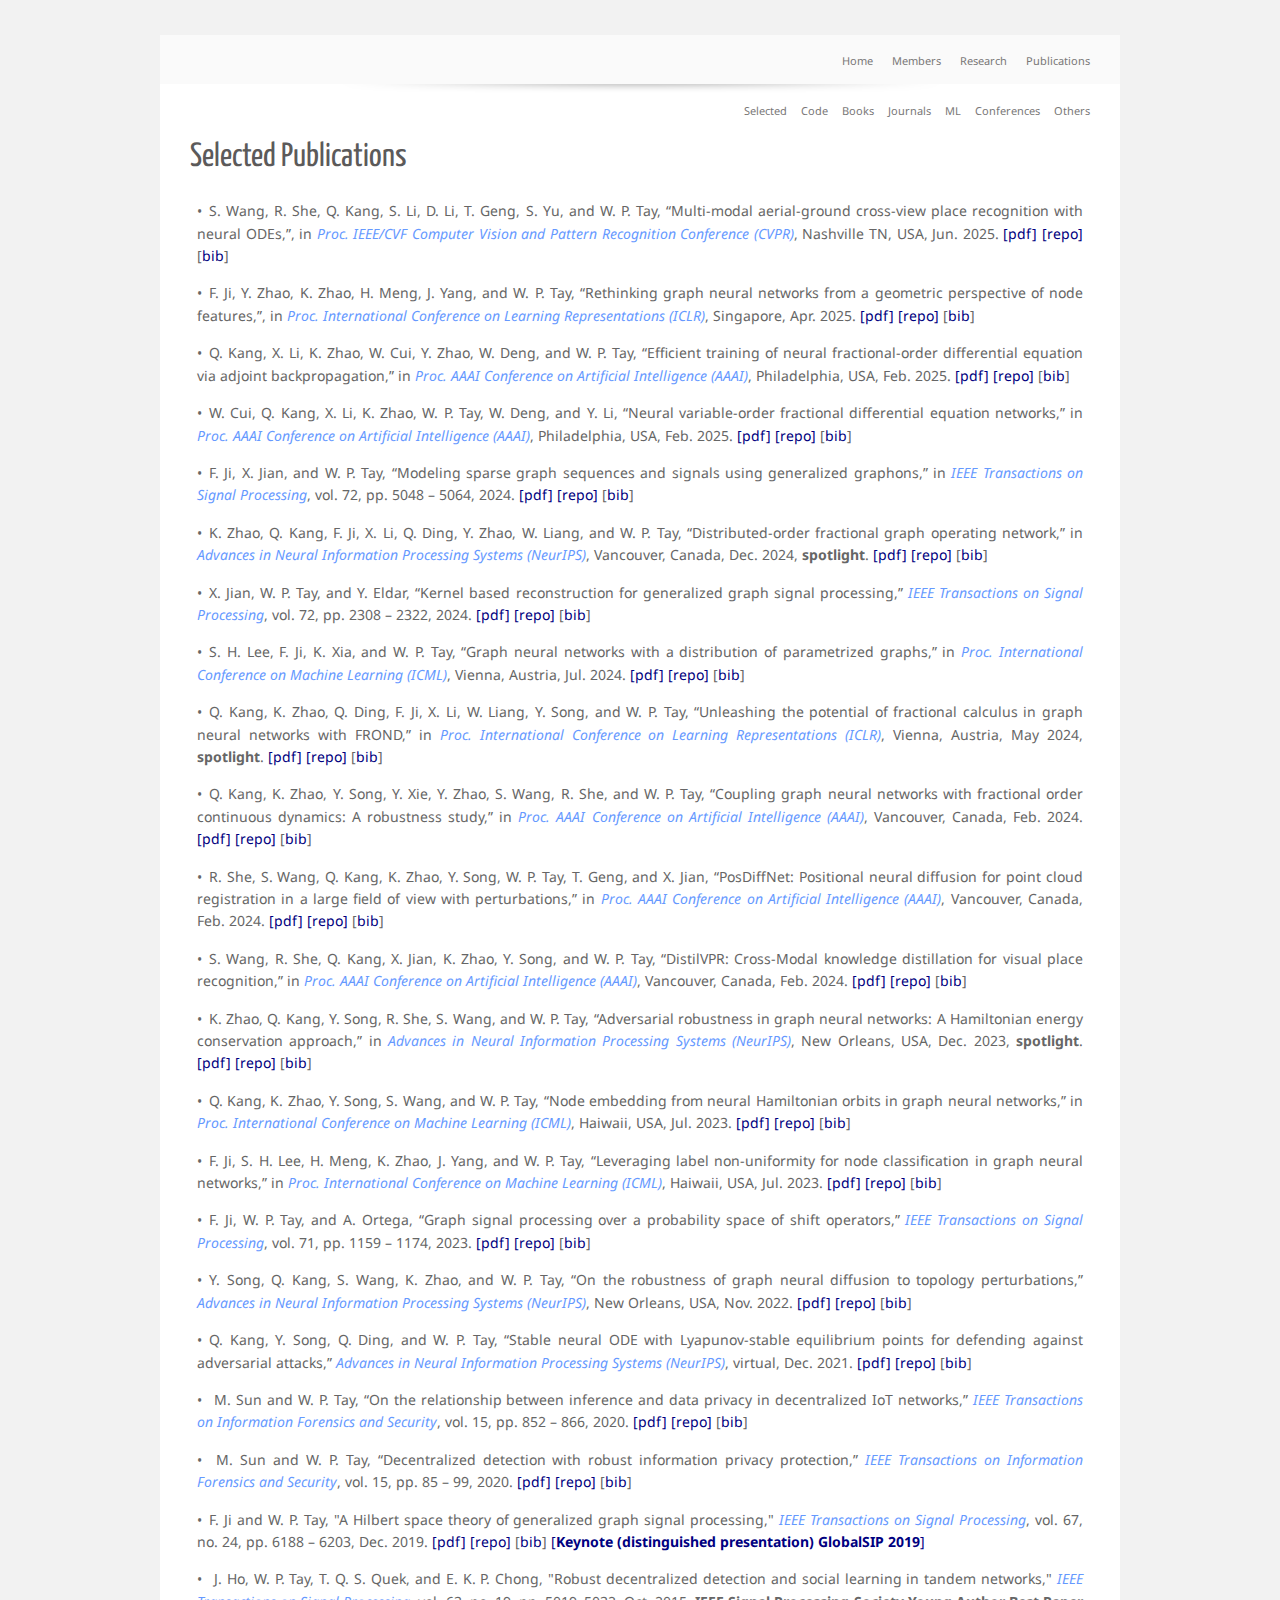
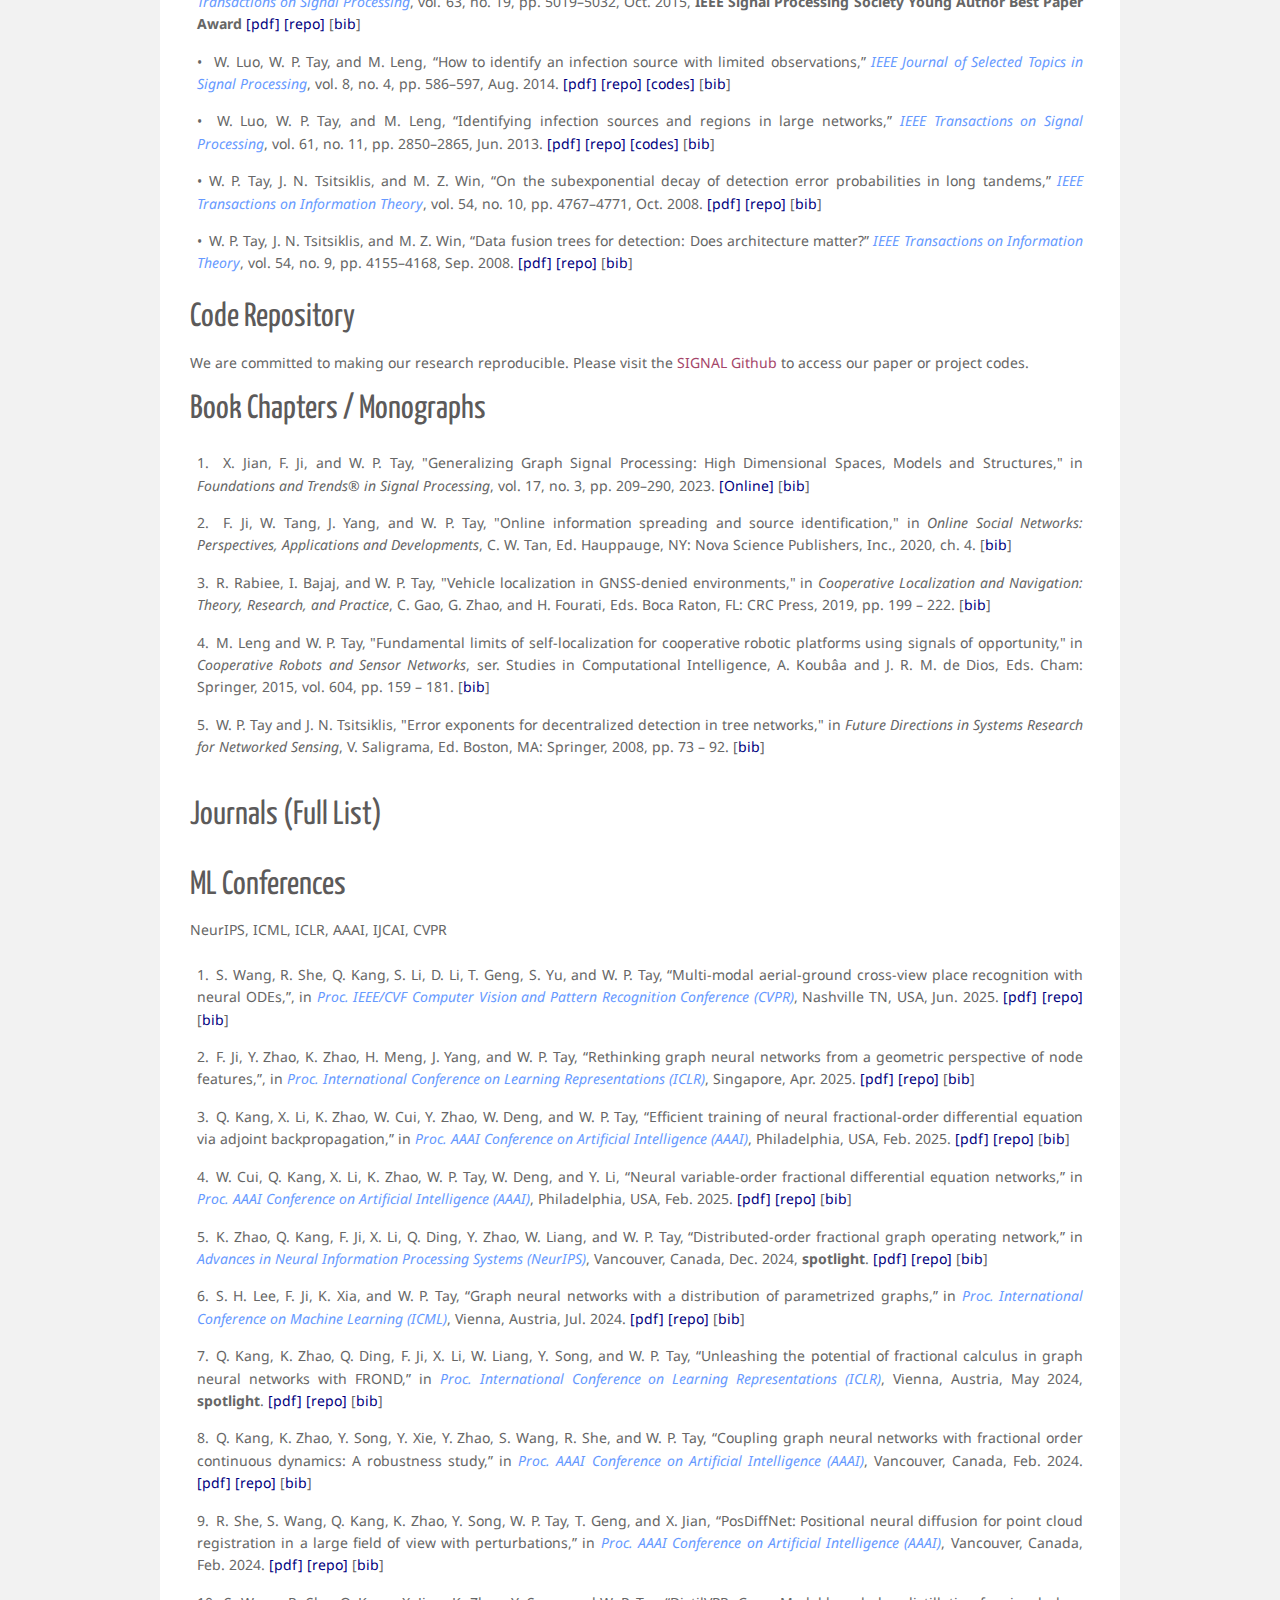
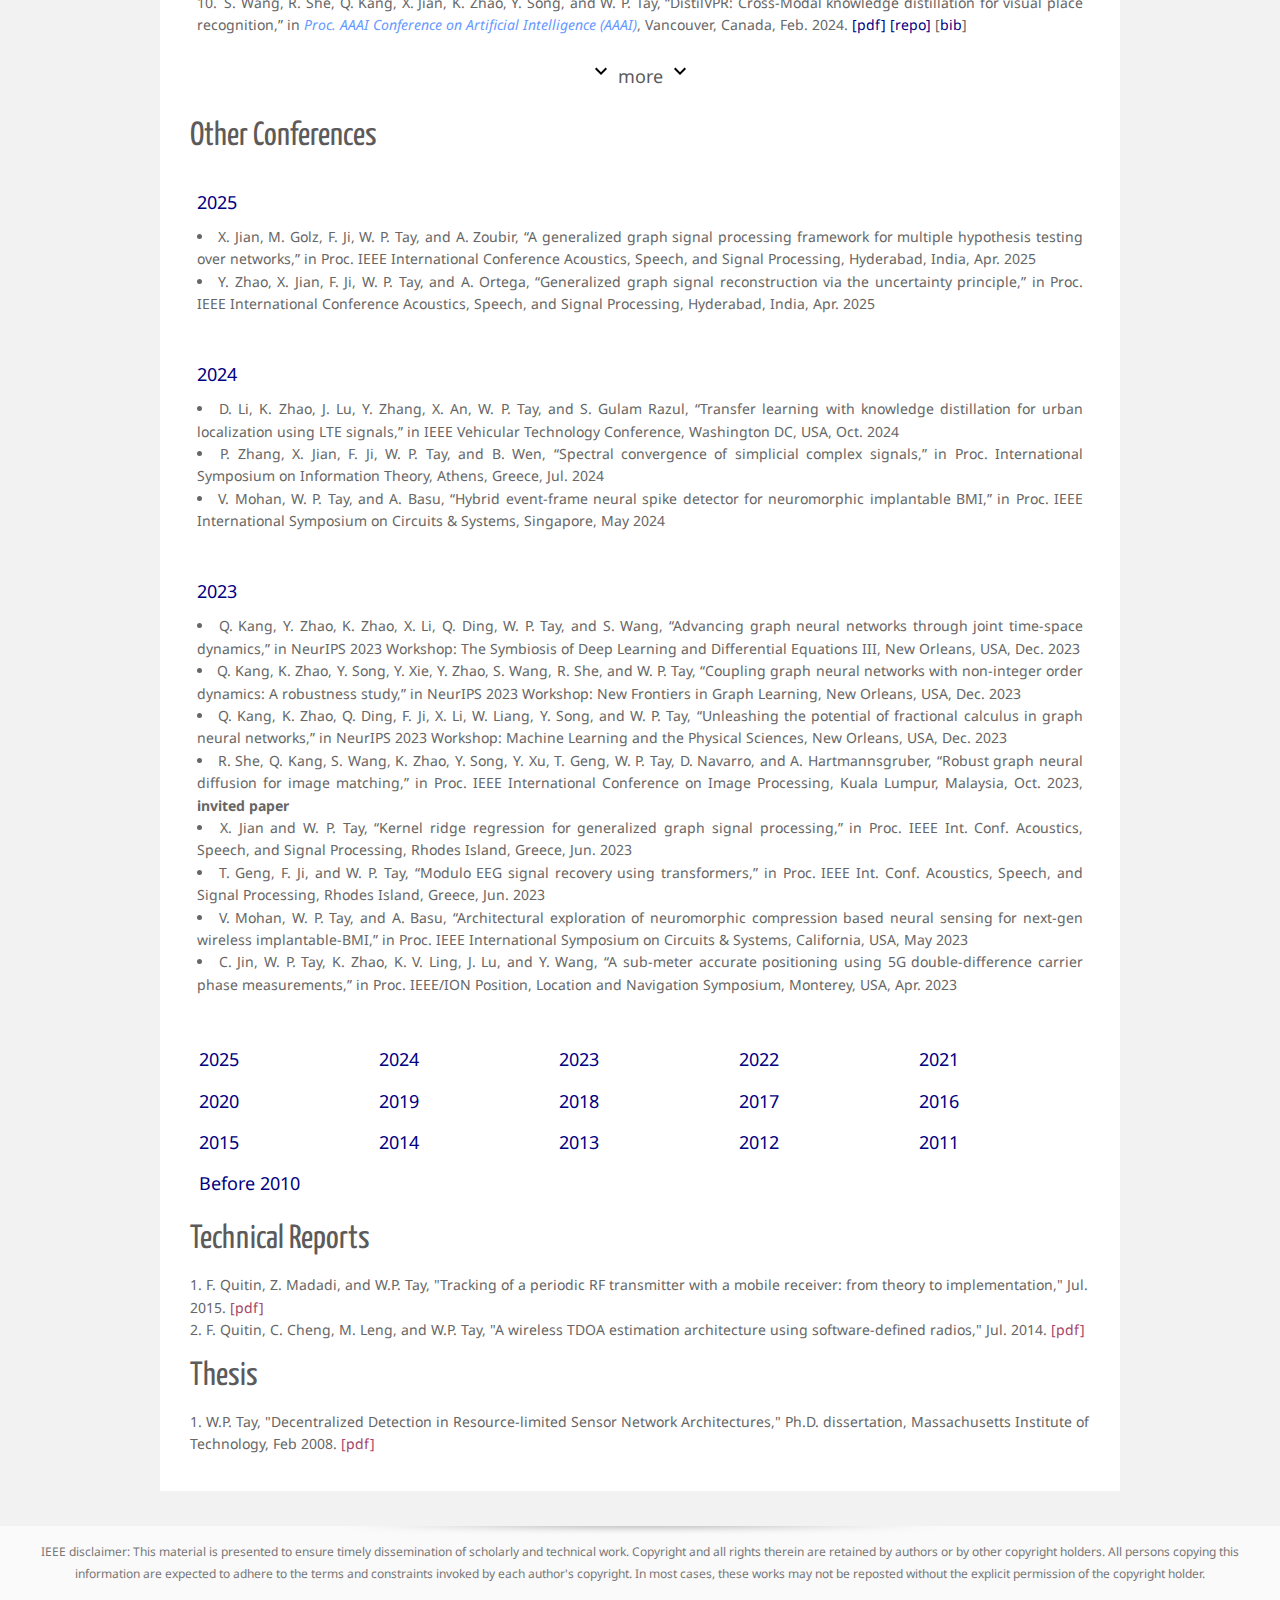
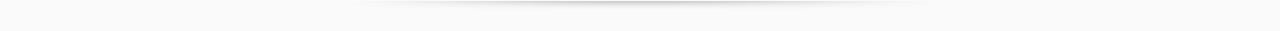
<file: publications.html>
﻿<!DOCTYPE html>
<html xmlns:v="urn:schemas-microsoft-com:vml" xmlns:o="urn:schemas-microsoft-com:office:office">

<head>
	<meta http-equiv="content-type" content="text/html; charset=utf-8" />
	<meta name="description" content="Tay Wee Peng" />
	<meta name="keywords" content="Wee Peng Tay,information processing,graph signal processing,graph neural network,statistical privacy,robust machine learning" />
	<meta name="author" content="Tay Wee Peng" />
	<link href='https://fonts.googleapis.com/css?family=Yanone+Kaffeesatz|Droid+Sans' rel='stylesheet' type='text/css' />
	<link rel="stylesheet" type="text/css" media="all" href="inland.css" />
	<script type="text/javascript" src="js/jquery-1.7.1.min.js"></script>
	<script type="text/javascript" src="js/jquery.nivo.slider.js"></script>
	<script type="text/javascript">
		$(window).load(function () {
			$('#slider').nivoSlider();
		});
		window.addEventListener('DOMContentLoaded',function(){
      if(window.localStorage.getItem('click')) {
            window.localStorage.removeItem('click');
						var articleid = window.localStorage.getItem('id');
            clickshow(articleid);
      }
		});
	</script>

	<script type="text/javascript">
		function clickshow(articleid) {
			var entry = document.getElementById(articleid);
			if (entry) {
				entry.className = 'entry show';
			}
		}

		function toggleInfo(articleid, info) {

			var entry = document.getElementById(articleid);
			var pubs = document.getElementById('pubs_' + articleid);
			var abs = document.getElementById('abs_' + articleid);
			var rev = document.getElementById('rev_' + articleid);
			var bib = document.getElementById('bib_' + articleid);
			var conf = document.getElementById('conf_' + articleid);
			var exp = document.getElementById('exp_' + articleid);


			if (pubs && info == 'pubs') {
				pubs.className.indexOf('noshow') == -1 ? pubs.className = 'pubs noshow' : pubs.className = 'pubs show';
			} else if (abs && info == 'abstract') {
				abs.className.indexOf('noshow') == -1 ? abs.className = 'abstract noshow nonum' : abs.className = 'abstract show nonum';
			} else if (rev && info == 'review') {
				rev.className.indexOf('noshow') == -1 ? rev.className = 'review noshow nonum' : rev.className = 'review show nonum';
			} else if (bib && info == 'bibtex') {
				bib.className.indexOf('noshow') == -1 ? bib.className = 'bibtex noshow nonum' : bib.className = 'bibtex show nonum';
			} else if (bib && info == 'bibbull') {
				bib.className.indexOf('noshow') == -1 ? bib.className = 'bibtex noshow nonum' : bib.className = 'bibtex show nonum';
			} else if (conf && info == 'conf') {
				conf.className.indexOf('noshow') == -1 ? conf.className = 'conf noshow nonum' : conf.className = 'conf show nonum';
			} else if (exp && info == 'more') {
				var button = document.getElementById(articleid);
				if(exp.className.indexOf('noshow') == -1)
				{ 
					exp.className = 'exp noshow';
					button.innerHTML = '<img src="images/expand_more.svg"> more <img src="images/expand_more.svg">';
				} else { 
					exp.className = 'exp show';
					button.innerHTML = '<img src="images/expand_less.svg"> less <img src="images/expand_less.svg">';
				}
			}	else {
				return;
			}

			// check if one or the other is available
			var absshow; var revshow; var bibshow; 
			(abs && abs.className.indexOf('noshow') == -1) ? absshow = true : absshow = false;
			(rev && rev.className.indexOf('noshow') == -1) ? revshow = true : revshow = false;
			(bib && bib.className.indexOf('noshow') == -1) ? bibshow = true : bibshow = false;

			// highlight original entry
			if (entry) {
				if(info == 'bibbull') {
					if (revshow || absshow || bibshow) {
						entry.className = 'entry highlight show bull';
					} else {
						entry.className = 'show bull';
					}
				} else if (!conf) {				
					if (revshow || absshow || bibshow) {
						entry.className = 'entry highlight show num';
					} else {
						entry.className = 'show num';
					}
				}
			}

			// When there's a combination of abstract/review/bibtex showing, need to add class for correct styling
			if (absshow) {
				(revshow || bibshow) ? abs.className = 'abstract nextshow' : abs.className = 'abstract';
			}
			if (revshow) {
				bibshow ? rev.className = 'review nextshow' : rev.className = 'review';
			}

		}


		function toggleMulti(ids, infos) {
			for (var i = 0; i < ids.length; i++) {
				toggleInfo(ids[i], infos[i]);
			}
		}


	</script>

	<style type="text/css">
		div {
			display: block;
		}

		div.noshow {
			display: none;
		}
		
		ul {
			list-style-position: inside;
		}

		table {
			border: 1px gray none;
			width: 100%;
			empty-cells: show;
			border-spacing: 0em 0.1em;
			margin: 1em 0em;
			counter-reset: rowNumber;
		}

		table.noshow {
			display: none;
		}

		th,
		td {
			border: none;
			padding: 0.5em;
			vertical-align: top;
			text-align: justify;
		}

		tr.num {
			counter-increment: rowNumber;
		}

		tr.num td:first-child::before {
			min-width: 1em;
			margin-right: 0.5em;
			content: counter(rowNumber)".";
		}

		tr.nonum {
			counter-increment: rowNumber 0;
		}

		tr.bull {
			counter-increment: rowNumber 0;
		}

		tr.bull td:first-child::before {
			min-width: 1em;
			margin-right: 0.5em;
			content: "•";
		}

		td a {
			color: navy;
			text-decoration: none;
		}

		td a:hover {
			text-decoration: underline;
		}

		tr.noshow {
			display: none;
		}

		tr.highlight td {
			background-color: #EFEFEF;
			border-top: 2px #2E2E2E solid;
		}

		tr.abstract td,
		tr.review td,
		tr.bibtex td {
			background-color: #EFEFEF;
			text-align: justify;
			border-bottom: 2px #2E2E2E solid;
		}

		tr.nextshow td {
			border-bottom-style: none;
		}

		tr.bibtex pre {
			width: 100%;
			overflow: auto;
			white-space: pre-wrap;
		}

		p.infolinks {
			margin: 0.3em 0em 0em 0em;
			padding: 0px;
		}

		@media print {

			p.infolinks,
			#qs_settings,
			#quicksearch,
			t.bibtex {
				display: none !important;
			}

			tr {
				page-break-inside: avoid;
			}
		}

	</style>

<title>Publications</title>
</head>

<body>
	<div id="wrapper960" class="clearfix">
		<div id="toplinks">
			<ul class="toplinks_links">
				<li><a href="index.html">Home</a></li>
				<li><a href="members.html">Members</a></li>
				<li><a href="research.html">Research</a></li>
				<li><a href="publications.html">Publications</a></li>
			</ul>
		</div>

		<pre id="publications" class="content clearfix shadow">
			<!-- <a href="publications.html" class="fontgreen">Chronological</a> or <a href="research.html">By topics</a> -->
			<div id="sublinks">
				<ul class="sublinks_links">
					<li><a href="#selected" onclick="javascript:clickshow('pubs_selected')">Selected</a></li>
					<li><a href="https://github.com/wptay/SIGNAL" target="_blank">Code</a></li>
					<li><a href="#book_chapters" onclick="javascript:clickshow('pubs_book')">Books</a></li>
					<li><a href="#journals_full" onclick="javascript:clickshow('pubs_journals')">Journals</a></li>
					<li><a href="#ml_full" onclick="javascript:clickshow('pubs_ml_all')">ML</a></li>
					<li><a href="#conferences" onclick="javascript:clickshow('pubs_conferences')">Conferences</a></li>
					<li><a href="#technical">Others</a></li>
				</ul>
			</div>

			<h2 id="selected"><a href="javascript:toggleInfo('selected','pubs')" style="color:#5c5a5a">Selected Publications</a></h2>
			<table id="pubs_selected" class="pubs show" border="1">
			<tbody>

			<tr id="WanSheKan:C25s" class="entry bull">
			<td>S. Wang, R. She, Q. Kang, S. Li, D. Li, T. Geng, S. Yu, and W. P. Tay, 
			“Multi-modal aerial-ground cross-view place recognition with neural ODEs,”, 
			in <em>Proc. IEEE/CVF Computer Vision and Pattern Recognition Conference (CVPR)</em>, Nashville TN, USA, Jun. 2025.
			<a href="" target="_blank">[pdf]</a>
			<a href="" target="_blank">[repo]</a>
			[<a href="javascript:toggleInfo('WanSheKan:C25s','bibbull')">bib</a>]
			</td>
			</tr>
			<tr id="bib_WanSheKan:C25s" class="bibtex noshow nonum">
			<td>
			<pre>
@INPROCEEDINGS{WanSheKan:C25,
author = {Sijie Wang and Rui She and Qiyu Kang and Siqi Li and Disheng Li and Tianyu Geng and Shangshu Yu and Wee Peng Tay},
title = {Multi-Modal Aerial-Ground Cross-View Place Recognition with Neural {ODEs}},
booktitle = {Proc. IEEE/CVF Computer Vision and Pattern Recognition Conference},
volume = {},
pages = {},
month = {Jun.},
year = {2025},
address = {Nashville TN, USA},
}
			</pre>
			</td>
			</tr>


			<tr id="JiZhaZha:C25s" class="entry bull">
			<td>F. Ji, Y. Zhao, K. Zhao, H. Meng, J. Yang, and W. P. Tay, 
			“Rethinking graph neural networks from a geometric perspective of node features,”, 
			in <em>Proc. International Conference on Learning Representations (ICLR)</em>, Singapore, Apr. 2025.
			<a href="https://openreview.net/forum?id=lBMRmw59Lk" target="_blank">[pdf]</a>
			<a href="https://openreview.net/forum?id=lBMRmw59Lk" target="_blank">[repo]</a>
			[<a href="javascript:toggleInfo('JiZhaZha:C25s','bibbull')">bib</a>]
			</td>
			</tr>
			<tr id="bib_JiZhaZha:C25s" class="bibtex noshow nonum">
			<td>
			<pre>
			@INPROCEEDINGS{JiZhaZha:C25,
					author = {Feng Ji and Yanan Zhao and Kai Zhao and Hanyang Meng and Jielong Yang and Wee Peng Tay},
					title={Rethinking Graph Neural Networks From A Geometric Perspective Of Node Features},
					booktitle={Proc. International Conference on Learning Representations},
					month = {Apr.},
					year={2025},
					address = {Singapore},
			}
			</pre>
			</td>
			</tr>


			<tr id="KanLiZha:C25s" class="entry bull">
			<td>Q. Kang, X. Li, K. Zhao, W. Cui, Y. Zhao, W. Deng, and W. P. Tay, 
			“Efficient training of neural fractional-order differential equation via adjoint backpropagation,” 
			in <em>Proc. AAAI Conference on Artificial Intelligence (AAAI)</em>, Philadelphia, USA, Feb. 2025.
			<a href="https://arxiv.org/abs/2503.16666" target="_blank">[pdf]</a>
			<a href="https://arxiv.org/abs/2503.16666" target="_blank">[repo]</a>
			[<a href="javascript:toggleInfo('KanLiZha:C25s','bibbull')">bib</a>]
			</td>
			</tr>
			<tr id="bib_KanLiZha:C25s" class="bibtex noshow nonum">
			<td>
			<pre>
@INPROCEEDINGS{KanLiZha:C25,
	author = {Qiyu Kang and Xuhao Li and Kai Zhao and Wenjun Cui and Yanan Zhao and Weihua Deng and Wee Peng Tay},
	title = {Efficient Training of Neural Fractional-Order Differential Equation via Adjoint Backpropagation},
	booktitle = {Proc. AAAI Conference on Artificial Intelligence},
	month = {Feb.},
	year = {2025},
	address = {Philadelphia, USA},
}
			</pre>
			</td>
			</tr>

			<tr id="CuiKanLi:C25s" class="entry bull">
			<td>W. Cui, Q. Kang, X. Li, K. Zhao, W. P. Tay, W. Deng, and Y. Li, 
			“Neural variable-order fractional differential equation networks,” 
			in <em>Proc. AAAI Conference on Artificial Intelligence (AAAI)</em>, Philadelphia, USA, Feb. 2025.
			<a href="https://arxiv.org/abs/2503.16207" target="_blank">[pdf]</a>
			<a href="https://arxiv.org/abs/2503.16207" target="_blank">[repo]</a>
			[<a href="javascript:toggleInfo('CuiKanLi:C25s','bibbull')">bib</a>]
			</td>
			</tr>
			<tr id="bib_CuiKanLi:C25s" class="bibtex noshow nonum">
			<td>
			<pre>
@INPROCEEDINGS{CuiKanLi:C25,
    author = {Wenjun Cui and Qiyu Kang and Xuhao Li and Kai Zhao and Wee Peng Tay and Weihua Deng and Yidong Li},
    title={Neural Variable-Order Fractional Differential Equation Networks},
    booktitle = {Proc. AAAI Conference on Artificial Intelligence},
    month = {Feb.},
    year = {2025},
    address = {Philadelphia, USA},
}
			</pre>
			</td>
			</tr>

			<tr id="FenJiaTay:J24s" class="entry bull">
			<td>F. Ji, X. Jian, and W. P. Tay, 
			“Modeling sparse graph sequences and signals using generalized graphons,” 
			in <em>IEEE Transactions on Signal Processing</em>, vol. 72, pp. 5048 – 5064, 2024.
			<a href="https://ieeexplore.ieee.org/document/10726916" target="_blank">[pdf]</a>
			<a href="https://arxiv.org/abs/2312.08124" target="_blank">[repo]</a>
			[<a href="javascript:toggleInfo('FenJiaTay:J24s','bibbull')">bib</a>]
			</td>
			</tr>
			<tr id="bib_FenJiaTay:J24s" class="bibtex noshow nonum">
			<td>
			<pre>
			@ARTICLE{FenJiaTay:J24,
				author={Ji, Feng and Jian, Xingchao and Tay, Wee Peng},
				journal= {{IEEE} Transactions on Signal Processing}, 
				title={Modeling Sparse Graph Sequences and Signals Using Generalized Graphons}, 
				year={2024},
				volume={72},
				number={},
				pages={5048 -- 5064},
				doi={10.1109/TSP.2024.3482350},
			}
			</pre>
			</td>
			</tr>

			<tr id="ZhaKanJi:C24s" class="entry bull">
			<td>K. Zhao, Q. Kang, F. Ji, X. Li, Q. Ding, Y. Zhao, W. Liang, and W. P. Tay, 
			“Distributed-order fractional graph operating network,” 
			in <em>Advances in Neural Information Processing Systems (NeurIPS)</em>, Vancouver, Canada, Dec. 2024, <strong>spotlight</strong>.
			<a href="https://openreview.net/pdf?id=kEQFjKqiqM" target="_blank">[pdf]</a>
			<a href="https://openreview.net/forum?id=kEQFjKqiqM" target="_blank">[repo]</a>
			[<a href="javascript:toggleInfo('ZhaKanJi:C24s','bibbull')">bib</a>]
			</td>
			</tr>
			<tr id="bib_ZhaKanJi:C24s" class="bibtex noshow nonum">
			<td>
			<pre>
@INPROCEEDINGS{ZhaKanJi:C24,
author = {Kai Zhao and Qiyu Kang and Feng Ji and Xuhao Li and Qinxu Ding and Yanan Zhao and Wenfei Liang and Wee Peng Tay},
title = {Distributed-Order Fractional Graph Operating Network},
booktitle = {Advances in Neural Information Processing Systems},
volume = {},
pages = {},
month = {Dec.},
year = {2024},
address = {Vancouver, Canada},
}
			</pre>
			</td>
			</tr>

			<tr id="JiaTayEld:J24s" class="entry bull">
			<td>X. Jian, W. P. Tay, and Y. Eldar, “Kernel based reconstruction for generalized graph signal processing,”
			<em>IEEE Transactions on Signal Processing</em>, vol. 72, pp. 2308 – 2322, 2024.
			<a href="https://doi.org/10.1109/TSP.2024.3395021" target="_blank">[pdf]</a>
			<a href="https://arxiv.org/abs/2308.06949" target="_blank">[repo]</a>
			[<a href="javascript:toggleInfo('JiaTayEld:J24s','bibbull')">bib</a>]
			</td>
			</tr>
			<tr id="bib_JiaTayEld:J24s" class="bibtex noshow nonum">
			<td>
			<pre>
			@ARTICLE{JiaTayEld:J24,
				author = {Xingchao Jian and Wee Peng Tay and Yonina Eldar},
				title = {Kernel Based Reconstruction for Generalized Graph Signal Processing},
				journal = {{IEEE} Transactions on Signal Processing},
				volume = {72}, 
				pages = {2308 -- 2322},
				month = {},
				year = {2024},
				doi = {10.1109/TSP.2024.3395021},
			}
			</pre>
			</td>
			</tr>

			<tr id="LeeJiXia:C24s" class="entry bull">
			<td>S. H. Lee, F. Ji, K. Xia, and W. P. Tay, 
			“Graph neural networks with a distribution of parametrized graphs,” 
			in <em>Proc. International Conference on Machine Learning (ICML)</em>, Vienna, Austria, Jul. 2024.
			<a href="https://openreview.net/pdf?id=VyfEv6EjKR" target="_blank">[pdf]</a>
			<a href="https://openreview.net/forum?id=VyfEv6EjKR" target="_blank">[repo]</a>
			[<a href="javascript:toggleInfo('LeeJiXia:C24s','bibbull')">bib</a>]
			</td>
			</tr>
			<tr id="bib_LeeJiXia:C24s" class="bibtex noshow nonum">
			<td>
			<pre>
			@INPROCEEDINGS{LeeJiXia:C24,
					author = {See Hian Lee and Feng Ji and Kelin Xia and Wee Peng Tay},
					title = {Graph Neural Networks with a Distribution of Parametrized Graphs},
					booktitle = {Proc. International Conference on Machine Learning},
					volume = {},
					pages = {},
					month = {Jul.},
					year = {2024},
					series =  {Proc. Machine Learning Research},
					publisher = {PMLR},
			}
			</pre>
			</td>
			</tr>

			<tr id="KanZhaDin:C24s" class="entry bull">
			<td>Q. Kang, K. Zhao, Q. Ding, F. Ji, X. Li, W. Liang, Y. Song, and W. P. Tay, 
				“Unleashing the potential of fractional calculus in graph neural networks with FROND,” 
				in <em>Proc. International Conference on Learning Representations (ICLR)</em>, Vienna, Austria, May 2024, <strong>spotlight</strong>.
			<a href="https://openreview.net/forum?id=wcka3bd7P4" target="_blank">[pdf]</a>
			<a href="https://arxiv.org/abs/2404.17099" target="_blank">[repo]</a>
			[<a href="javascript:toggleInfo('KanZhaDin:C24s','bibbull')">bib</a>]
			</td>
			</tr>
			<tr id="bib_KanZhaDin:C24s" class="bibtex noshow nonum">
			<td>
			<pre>
@INPROCEEDINGS{KanZhaDin:C24,
    author = {Qiyu Kang and Kai Zhao and Qinxu Ding and Feng Ji and Xuhao Li and Wenfei Liang and Yang Song and Wee Peng Tay},
    title={Unleashing the Potential of Fractional Calculus in Graph Neural Networks with {FROND}},
    booktitle={Proc. International Conference on Learning Representations},
    year={2024},
    address = {Vienna, Austria},
}
			</pre>
			</td>
			</tr>


			<tr id="ZhaKanSon:C24s" class="entry bull">
			<td>Q. Kang, K. Zhao, Y. Song, Y. Xie, Y. Zhao, S. Wang, R. She, and W. P. Tay, 
			“Coupling graph neural networks with fractional order continuous dynamics: A robustness study,” 
			in <em>Proc. AAAI Conference on Artificial Intelligence (AAAI)</em>, Vancouver, Canada, Feb. 2024.
			<a href="https://ojs.aaai.org/index.php/AAAI/article/view/29203" target="_blank">[pdf]</a>
			<a href="https://arxiv.org/abs/2401.04331" target="_blank">[repo]</a>
			[<a href="javascript:toggleInfo('ZhaKanSon:C24s','bibbull')">bib</a>]
			</td>
			</tr>
			<tr id="bib_ZhaKanSon:C24s" class="bibtex noshow nonum">
			<td>
			<pre>
@INPROCEEDINGS{ZhaKanSon:C24,
author = {Qiyu Kang and Kai Zhao and Yang Song and Yihang Xie and Yanan Zhao and Sijie Wang and Rui She and Wee Peng Tay},
title = {Coupling Graph Neural Networks with Fractional Order Continuous Dynamics: {A} Robustness Study},
booktitle = {Proc. AAAI Conference on Artificial Intelligence},
volume = {},
pages = {},
month = {Feb.},
year = {2024},
address = {Vancouver, Canada},
}
			</pre>
			</td>
			</tr>

			<tr id="SheWanKan:C24s" class="entry bull">
			<td>R. She, S. Wang, Q. Kang, K. Zhao, Y. Song, W. P. Tay, T. Geng, and X. Jian, 
			“PosDiffNet: Positional neural diffusion for point cloud registration in a large field of view with perturbations,” 
			in <em>Proc. AAAI Conference on Artificial Intelligence (AAAI)</em>, Vancouver, Canada, Feb. 2024.
			<a href="https://ojs.aaai.org/index.php/AAAI/article/view/27775" target="_blank">[pdf]</a>
			<a href="https://arxiv.org/abs/2401.03167" target="_blank">[repo]</a>
			[<a href="javascript:toggleInfo('SheWanKan:C24s','bibbull')">bib</a>]
			</td>
			</tr>
			<tr id="bib_SheWanKan:C24s" class="bibtex noshow nonum">
			<td>
			<pre>
@INPROCEEDINGS{SheWanKan:C24,
author = {Rui She and Sijie Wang and Qiyu Kang and Kai Zhao and Yang Song and Wee Peng Tay and Tianyu Geng and Xingchao Jian},
title = {{PosDiffNet: Positional} Neural Diffusion for Point Cloud Registration in a Large Field of View with Perturbations},
booktitle = {Proc. AAAI Conference on Artificial Intelligence},
volume = {},
pages = {},
month = {Feb.},
year = {2024},
address = {Vancouver, Canada},
}
			</pre>
			</td>
			</tr>

			<tr id="WanSheKan:C24s" class="entry bull">
			<td>S. Wang, R. She, Q. Kang, X. Jian, K. Zhao, Y. Song, and W. P. Tay, 
			“DistilVPR: Cross-Modal knowledge distillation for visual place recognition,” 
			in <em>Proc. AAAI Conference on Artificial Intelligence (AAAI)</em>, Vancouver, Canada, Feb. 2024.
			<a href="https://ojs.aaai.org/index.php/AAAI/article/view/28905/" target="_blank">[pdf]</a>
			<a href="https://arxiv.org/abs/2312.10616" target="_blank">[repo]</a>
			[<a href="javascript:toggleInfo('WanSheKan:C24s','bibbull')">bib</a>]
			</td>
			</tr>
			<tr id="bib_WanSheKan:C24s" class="bibtex noshow nonum">
			<td>
			<pre>
@INPROCEEDINGS{WanSheKan:C24,
author = {Sijie Wang and Rui She and Qiyu Kang and Xingchao Jian and Kai Zhao and Yang Song and Wee Peng Tay},
title = {{DistilVPR}: {Cross-Modal} Knowledge Distillation for Visual Place Recognition},
booktitle = {Proc. AAAI Conference on Artificial Intelligence},
volume = {},
pages = {},
month = {Feb.},
year = {2024},
address = {Vancouver, Canada},
}
			</pre>
			</td>
			</tr>

			<tr id="ZhaKanSon:C23bs" class="entry bull">
			<td>K. Zhao, Q. Kang, Y. Song, R. She, S. Wang, and W. P. Tay, 
			“Adversarial robustness in graph neural networks: A Hamiltonian energy conservation approach,” 
			in <em>Advances in Neural Information Processing Systems (NeurIPS)</em>, New Orleans, USA, Dec. 2023, <strong>spotlight</strong>.
			<a href="https://openreview.net/forum?id=xtADRDRsM2" target="_blank">[pdf]</a>
			<a href="https://openreview.net/forum?id=xtADRDRsM2" target="_blank">[repo]</a>
			[<a href="javascript:toggleInfo('ZhaKanSon:C23bs','bibbull')">bib</a>]
			</td>
			</tr>
			<tr id="bib_ZhaKanSon:C23bs" class="bibtex noshow nonum">
			<td>
			<pre>
			@INPROCEEDINGS{ZhaKanSon:C23b,
			author = {Kai Zhao and Qiyu Kang and Yang Song and Rui She and Sijie Wang and Wee Peng Tay},
			title = {Adversarial Robustness in Graph Neural Networks: A {Hamiltonian} Energy Conservation Approach},
			booktitle = {Advances in Neural Information Processing Systems},
			volume = {},
			pages = {},
			month = {Dec.},
			year = {2023},
			address = {New Orleans, USA},
			}
			</pre>
			</td>
			</tr>

			<tr id="KanZhaSon:C23s" class="entry bull">
			<td>Q. Kang, K. Zhao, Y. Song, S. Wang, and W. P. Tay, 
			“Node embedding from neural Hamiltonian orbits in graph neural networks,”
			in <em>Proc. International Conference on Machine Learning (ICML)</em>, Haiwaii, USA, Jul. 2023.
			<a href="https://proceedings.mlr.press/v202/kang23d/kang23d.pdf" target="_blank">[pdf]</a>
			<a href="https://proceedings.mlr.press/v202/kang23d.html" target="_blank">[repo]</a>
			[<a href="javascript:toggleInfo('KanZhaSon:C23s','bibbull')">bib</a>]
			</td>
			</tr>
			<tr id="bib_KanZhaSon:C23s" class="bibtex noshow nonum">
			<td>
			<pre>
			@INPROCEEDINGS{KanZhaSon:C23,
					author = {Qiyu Kang and Kai Zhao and Yang Song and Sijie Wang and Wee Peng Tay},
					title = {Node Embedding from Neural {Hamiltonian} Orbits in Graph Neural Networks},
					booktitle = {Proc. International Conference on Machine Learning},
					volume = {202},
					pages = {15786--15808},
					month = {Jul.},
					year = {2023},
					series = 	 {Proceedings of Machine Learning Research},
					publisher = {PMLR},
			}
			</pre>
			</td>
			</tr>

			<tr id="JiLeeMen:C23s" class="entry bull">
			<td>F. Ji, S. H. Lee, H. Meng, K. Zhao, J. Yang, and W. P. Tay, 
			“Leveraging label non-uniformity for node classification in graph neural networks,” 
			in <em>Proc. International Conference on Machine Learning (ICML)</em>, Haiwaii, USA, Jul. 2023.
			<a href="https://proceedings.mlr.press/v202/ji23a/ji23a.pdf" target="_blank">[pdf]</a>
			<a href="https://proceedings.mlr.press/v202/ji23a.html" target="_blank">[repo]</a>
			[<a href="javascript:toggleInfo('JiLeeMen:C23s','bibbull')">bib</a>]
			</td>
			</tr>
			<tr id="bib_JiLeeMen:C23s" class="bibtex noshow nonum">
			<td>
			<pre>
			@InProceedings{JiLeeMen:C23,
				title = {Leveraging Label Non-Uniformity for Node Classification in Graph Neural Networks},
				author = {Feng Ji and See Hian Lee and Hanyang Meng and Kai Zhao and Jielong Yang and Wee Peng Tay},
				booktitle = {Proc. International Conference on Machine Learning},
				pages = {14869--14885},
				year = {2023},
				volume = {202},
				series = {Proceedings of Machine Learning Research},
				month = {Jul.},
				publisher = {PMLR},
			}
			</pre>
			</td>
			</tr>

			<tr id="JiTayOrt:J23s" class="entry bull">
			<td>F. Ji, W. P. Tay, and A. Ortega, “Graph signal processing over a probability space of shift operators,”
			<em>IEEE Transactions on Signal Processing</em>, vol. 71, pp. 1159 – 1174, 2023.
			<a href="https://ieeexplore.ieee.org/document/10089525" target="_blank">[pdf]</a>
			<a href="https://arxiv.org/abs/2108.09192" target="_blank">[repo]</a>
			[<a href="javascript:toggleInfo('JiTayOrt:J23s','bibbull')">bib</a>]
			</td>
			</tr>
			<tr id="bib_JiTayOrt:J23s" class="bibtex noshow nonum">
			<td>
			<pre>
			@ARTICLE{JiTayOrt:J23,
			author = {Feng Ji and Wee Peng Tay and Antonio Ortega},
			title = {Graph Signal Processing Over a Probability Space of Shift Operators},
			journal = {{IEEE} Transactions on Signal Processing},
			volume = {71}, 
			pages = {1159 -- 1174},
			month = {},
			year = {2023},
			}
			</pre>
			</td>
			</tr>

			<tr id="SonKanWan:C22s" class="entry bull">
			<td>Y. Song, Q. Kang, S. Wang, K. Zhao, and W. P. Tay, “On the robustness of graph neural diffusion to topology perturbations,”
			<em>Advances in Neural Information Processing Systems (NeurIPS)</em>, New Orleans, USA, Nov. 2022.
			<a href="https://proceedings.neurips.cc/paper_files/paper/2022/hash/29a0ea49a103a233b17c0705cdeccb66-Abstract-Conference.html" target="_blank">[pdf]</a>
			<a href="https://arxiv.org/abs/2209.07754" target="_blank">[repo]</a>
			[<a href="javascript:toggleInfo('SonKanWan:C22s','bibbull')">bib</a>]
			</td>
			</tr>
			<tr id="bib_SonKanWan:C22s" class="bibtex noshow nonum">
			<td>
			<pre>
			@INPROCEEDINGS{SonKanWan:C22,
			author = {Yang Song and Qiyu Kang and Sijie Wang and Kai Zhao and Wee Peng Tay},
			title = {On the Robustness of Graph Neural Diffusion to Topology Perturbations},
			booktitle = {Advances in Neural Information Processing Systems (NeurIPS)},
			month = {Nov.},
			year = {2022},
			address = {New Orleans, USA},
			}
			</pre>
			</td>
			</tr>

			<tr id="KanSonDinTay:C21s" class="entry bull">
			<td>Q. Kang, Y. Song, Q. Ding, and W. P. Tay, “Stable neural ODE with Lyapunov-stable equilibrium points for defending against adversarial attacks,”
			<em>Advances in Neural Information Processing Systems (NeurIPS)</em>, virtual, Dec. 2021.
			<a href="https://papers.nips.cc/paper/2021/hash/7d5430cf85f78c4b7aa09813b14bce0d-Abstract.html" target="_blank">[pdf]</a>
			<a href="https://arxiv.org/abs/2110.12976" target="_blank">[repo]</a>
			[<a href="javascript:toggleInfo('KanSonDinTay:C21s','bibbull')">bib</a>]
			</td>
			</tr>
			<tr id="bib_KanSonDinTay:C21s" class="bibtex noshow nonum">
			<td>
			<pre>
			@INPROCEEDINGS{KanSonDinTay:C21,
			author = {Qiyu Kang and Yang Song and Qinxu Ding and Wee Peng Tay},
			title = {Stable Neural {ODE} with {Lyapunov}-Stable Equilibrium Points for Defending Against Adversarial Attacks},
			booktitle = {Advances in Neural Information Processing Systems (NeurIPS)},
			month = {Dec.},
			year = {2021},
			address = {virtual},
			}
			</pre>
			</td>
			</tr>


			<tr id="SunTay:J20bs" class="entry bull">
			<td> M. Sun and W. P. Tay,
			“On the relationship between inference and data privacy in decentralized IoT networks,”
			<em>IEEE Transactions on Information Forensics and Security</em>, vol. 15, pp. 852 – 866, 2020.
			<a href="https://ieeexplore.ieee.org/document/8766142" target="_blank">[pdf]</a>
			<a href="https://arxiv.org/abs/1811.10322" target="_blank">[repo]</a>
			[<a href="javascript:toggleInfo('SunTay:J20bs','bibbull')">bib</a>]
			</td>
			</tr>
			<tr id="bib_SunTay:J20bs" class="bibtex noshow nonum">
			<td>
			<pre>
			@ARTICLE{SunTay:J20b,
			author = {Meng Sun and Wee Peng Tay},
			title = {On the Relationship Between Inference and Data Privacy in Decentralized IoT Networks},
			journal = {{IEEE} Transactions on Information Forensics and Security},
			volume = {15}, 
			number = {},
			pages = {852 -- 866},
			month = {},
			year = {2020},
			}
			</pre>
			</td>
			</tr>

			<tr id="SunTay:J20as" class="entry bull">
			<td> M. Sun and W. P. Tay,
			“Decentralized detection with robust information privacy protection,”
			<em>IEEE Transactions on Information Forensics and Security</em>, vol. 15, pp. 85 – 99, 2020.
			<a href="https://ieeexplore.ieee.org/document/8713934" target="_blank">[pdf]</a>
			<a href="https://arxiv.org/abs/1808.10082" target="_blank">[repo]</a>
			[<a href="javascript:toggleInfo('SunTay:J20as','bibbull')">bib</a>]
			</td>
			</tr>
			<tr id="bib_SunTay:J20as" class="bibtex noshow nonum">
			<td>
			<pre>
			@ARTICLE{SunTay:J20a,
			author = {Meng Sun and Wee Peng Tay},
			title = {Decentralized Detection with Robust Information Privacy Protection},
			journal = {{IEEE} Transactions on Information Forensics and Security},
			volume = {15}, 
			number = {},
			pages = {85-99},
			month = {},
			year = {2020},
			}
			</pre>
			</td>
			</tr>

			<tr id="JiTay:J19s" class="entry bull">
			<td>F. Ji and W. P. Tay,
			"A Hilbert space theory of generalized graph signal processing,"
			<em>IEEE Transactions on Signal Processing</em>, vol. 67, no. 24, pp. 6188 – 6203, Dec. 2019.
			<a href="https://ieeexplore.ieee.org/document/8907446" target="_blank">[pdf]</a>
			<a href="https://arxiv.org/abs/1904.11655" target="_blank">[repo]</a>
			[<a href="javascript:toggleInfo('JiTay:J19s','bibbull')">bib</a>]
			<a href="MyPapers/Conferences/GGSP.pdf" target="_blank">[<strong>Keynote (distinguished presentation)  GlobalSIP 2019</strong>]</a>
			</td>
			</tr>
			<tr id="bib_JiTay:J19s" class="bibtex noshow nonum">
			<td>
			<pre>
			@ARTICLE{JiTay:J19,
			author = {Feng Ji and Wee Peng Tay},
			title = {A {Hilbert} Space Theory of Generalized Graph Signal Processing},
			journal = {{IEEE} Transactions on Signal Processing},
			volume = {67}, 
			number = {24},
			pages	= {6188 -- 6203},
			month	= {Dec.},
			year = {2019},
			}
			</pre>
			</td>
			</tr>


			<tr id="HoTayQue:J15s" class="entry bull">
			<td> J. Ho, W. P. Tay, T. Q. S. Quek, and E. K. P. Chong,
			"Robust decentralized detection and social learning in tandem networks,"
			<em>IEEE Transactions on Signal Processing</em>, vol. 63, no. 19, pp. 5019–5032, Oct. 2015, <strong>IEEE
			Signal Processing Society Young Author Best Paper Award</strong>
			<a href="https://ieeexplore.ieee.org/document/7130665" target="_blank">[pdf]</a>
			<a href="https://dr.ntu.edu.sg/handle/10220/43461" target="_blank">[repo]</a>
			[<a href="javascript:toggleInfo('HoTayQue:J15s','bibbull')">bib</a>]
			</td>
			</tr>
			<tr id="bib_HoTayQue:J15s" class="bibtex noshow nonum">
			<td>
			<pre>
			@ARTICLE{HoTayQue:J15,
			author = {Jack Ho and Wee Peng Tay and Tony Q. S. Quek and Edwin K. P. Chong},
			title = {Robust decentralized detection and social learning in tandem networks},
			journal	= {{IEEE} Transactions on Signal Processing},
			volume = {63}, 
			number = {19},
			pages = {5019 -- 5032},
			month = {Oct.},
			year = {2015},
			}
			</pre>
			</td>
			</tr>

			<tr id="LuoTayLen:J14s" class="entry bull">
			<td> W. Luo, W. P. Tay, and M. Leng,
			“How to identify an infection source with limited observations,”
			<em>IEEE Journal of Selected Topics in Signal Processing</em>, vol. 8, no. 4, pp. 586–597, Aug. 2014.
			<a href="https://ieeexplore.ieee.org/document/6782740" target="_blank">[pdf]</a>
			<a href="http://arxiv.org/abs/1309.4161" target="_blank">[repo]</a>
			<a href="MyPapers/Codes/SI_Incomplete_Code.zip">[codes]</a>
			[<a href="javascript:toggleInfo('LuoTayLen:J14s','bibbull')">bib</a>]
			</td>
			</tr>
			<tr id="bib_LuoTayLen:J14s" class="bibtex noshow nonum">
			<td>
			<pre>
			@ARTICLE{LuoTayLen:J14,
			author = {Wuqiong Luo and Wee Peng Tay and Mei Leng},
			title = {How to Identify an Infection Source with Limited Observations},
			journal = {{IEEE} J. Sel. Topics Signal Process.},
			volume = {8},
			number = {4},
			pages = {586 -- 597},
			month = {Aug.},
			year = {2014},
			}
			</pre>
			</td>
			</tr>

			<tr id="LuoTayLen:J13s" class="entry bull">
			<td> W. Luo, W. P. Tay, and M. Leng,
			“Identifying infection sources and regions in large networks,”
			<em>IEEE Transactions on Signal Processing</em>, vol. 61, no. 11, pp. 2850–2865, Jun. 2013.
			<a href="https://ieeexplore.ieee.org/document/6494324" target="_blank">[pdf]</a>
			<a href="https://dr.ntu.edu.sg/handle/10220/47851" target="_blank">[repo]</a>
			<a href="MyPapers/Codes/MSEP code.zip">[codes]</a>
			[<a href="javascript:toggleInfo('LuoTayLen:J13s','bibbull')">bib</a>]
			</td>
			</tr>
			<tr id="bib_LuoTayLen:J13s" class="bibtex noshow">
			<td>
			<pre>
			@ARTICLE{LuoTayLen:J13,
			author = {Wuqiong Luo and Wee Peng Tay and Mei Leng},
			title = {Identifying infection sources and regions in large networks},
			journal = {{IEEE} Transactions on Signal Processing}, 
			volume = {61}, 
			number = {11},
			pages = {2850 -- 2865},
			month = {Jun.},
			year = {2013},
			}
			</pre>
			</td>
			</tr>

			<tr id="TayTsiWin:J08cs" class="entry bull">
			<td>W. P. Tay, J. N. Tsitsiklis, and M. Z. Win,
			“On the subexponential decay of detection error probabilities in long tandems,”
			<em>IEEE Transactions on Information Theory</em>, vol. 54, no. 10, pp. 4767–4771, Oct. 2008.
			<a href="https://ieeexplore.ieee.org/document/4626079" target="_blank">[pdf]</a>
			<a href="MyPapers/Journals/TayTsiWin - On the subexponential decay of detection error probabilities in long tandems.pdf"
			target="_blank">[repo]</a>
			[<a href="javascript:toggleInfo('TayTsiWin:J08cs','bibbull')">bib</a>]
			</td>
			</tr>
			<tr id="bib_TayTsiWin:J08cs" class="bibtex noshow">
			<td>
			<pre>
			@ARTICLE{TayTsiWin:J08c,
			author = {Wee Peng Tay and John N. Tsitsiklis and Moe Z. Win},
			title = {On the Subexponential Decay of Detection Error Probabilities in Long Tandems},
			journal = {{IEEE} Transactions on Information Theory},
			volume = {54},
			number = {10},
			pages = {4767 -- 4771},
			month = {Oct.},
			year = {2008},			
			}
			</pre>
			</td>
			</tr>

			<tr id="TayTsiWin:J08bs" class="entry bull">
			<td>W. P. Tay, J. N. Tsitsiklis, and M. Z. Win,
			“Data fusion trees for detection: Does architecture matter?”
			<em>IEEE Transactions on Information Theory</em>, vol. 54, no. 9, pp. 4155–4168, Sep. 2008.
			<a href="https://ieeexplore.ieee.org/document/4608995" target="_blank">[pdf]</a>
			<a href="MyPapers/Journals/TayTsiWin - Data fusion trees for detection does architecture matter.pdf"
			target="_blank">[repo]</a>
			[<a href="javascript:toggleInfo('TayTsiWin:J08bs','bibbull')">bib</a>]
			</td>
			</tr>
			<tr id="bib_TayTsiWin:J08bs" class="bibtex noshow">
			<td>
			<pre>
			@ARTICLE{TayTsiWin:J08b,
			author = {Wee Peng Tay and John N. Tsitsiklis and Moe Z. Win},
			title = {Data Fusion Trees for Detection: Does Architecture Matter?},
			journal = {{IEEE} Transactions on Information Theory},
			volume = {54},
			number = {9},
			pages = {4155 -- 4168},
			month = {Sep.},
			year = {2008},			
			}
			</pre>
			</td>
			</tr>

			</tbody>
			</table>
			
			<h2 id="code_repo">Code Repository</h2>
			<p>We are committed to making our research reproducible. Please visit the <a href="https://github.com/wptay/SIGNAL" target="_blank">SIGNAL Github</a> to access our paper or project codes.</p>


			<h2 id="book_chapters"><a href="javascript:toggleInfo('book','pubs')" style="color:#5c5a5a">Book Chapters / Monographs</a></h2>
			<table id="pubs_book" class="pubs show" border="1">
			<tbody>

			<tr id="JianJiTay:B23" class="entry num">
			<td> X. Jian, F. Ji, and W. P. Tay, "Generalizing Graph Signal Processing: High Dimensional Spaces, Models and Structures," in <i>Foundations and Trends® in Signal Processing</i>,
			vol. 17, no. 3, pp. 209–290, 2023. 
			<a href="http://dx.doi.org/10.1561/2000000119" target="_blank">[Online]</a>
			[<a href="javascript:toggleInfo('JianJiTay:B23','bibtex')">bib</a>]
			</td>
			</tr>
			<tr id="bib_JianJiTay:B23" class="bibtex noshow nonum">
			<td>
			<pre>
			@article{JianJiTay:B23,
			author = {Xingchao Jian and Feng Ji and Wee Peng Tay},
			title = {Generalizing Graph Signal Processing: High Dimensional Spaces, Models and Structures},
			year = {2023},
			volume = {17},
			journal = {Foundations and Trends® in Signal Processing},
			number = {3},
			pages = {209-290},
			url = {http://dx.doi.org/10.1561/2000000119},
			doi = {10.1561/2000000119},
			issn = {1932-8346},
			}
			</pre>
			</td>
			</tr>

			<tr id="JiTanYan:BC20" class="entry num">
			<td> F. Ji, W. Tang, J. Yang, and W. P. Tay, "Online information spreading and source identification," in
			<i>Online Social Networks: Perspectives, Applications and Developments</i>,
			C. W. Tan, Ed.
			Hauppauge, NY: Nova Science Publishers, Inc., 2020, ch. 4.
			[<a href="javascript:toggleInfo('JiTanYan:BC20','bibtex')">bib</a>]
			</td>
			</tr>
			<tr id="bib_JiTanYan:BC20" class="bibtex noshow nonum">
			<td>
			<pre>
			@INCOLLECTION{JiTanYan:BC20,
			author = {Feng Ji and Wenchang Tang and Jielong Yang and Wee Peng Tay},
			title = {Online Information Spreading and Source Identification},
			booktitle = {Online Social Networks: Perspectives, Applications and Developments},
			series = {},
			volume = {},
			chapter = {4},
			pages = {},
			year = {2020},
			editor = {Chee Wei Tan},
			publisher = {Nova Science Publishers, Inc.},
			address = {Hauppauge, NY},
			}
			</pre>
			</td>
			</tr>

			<tr id="RabBajTay:BC19" class="entry num">
			<td>R. Rabiee, I. Bajaj, and W. P. Tay, "Vehicle localization in GNSS-denied environments," in
			<i>Cooperative Localization and Navigation: Theory, Research, and Practice</i>,
			C. Gao, G. Zhao, and H. Fourati, Eds.
			Boca Raton, FL: CRC Press, 2019, pp. 199 – 222.
			[<a href="javascript:toggleInfo('RabBajTay:BC19','bibtex')">bib</a>]
			</td>
			</tr>
			<tr id="bib_RabBajTay:BC19" class="bibtex noshow nonum">
			<td>
			<pre>
			@INCOLLECTION{RabBajTay:BC19,
			author = {Ramtin Rabiee and Ian Bajaj and Wee Peng Tay},
			title = {Vehicle Localization in {GNSS}-Denied Environments},
			booktitle = {Cooperative Localization and Navigation: Theory, Research, and Practice},
			series = {},
			volume = {},
			chapter = {11},
			pages = {199 -- 222},
			year = {2019},
			editor = {Chao Gao and Guorong Zhao and Hassen Fourati},
			publisher = {CRC Press},
			address = {Boca Raton, FL},
			}
			</pre>
			</td>
			</tr>

			<tr id="LenTay:BC15" class="entry num">
			<td>M. Leng and W. P. Tay, "Fundamental limits of self-localization for cooperative robotic platforms using
			signals of opportunity," in
			<i>Cooperative Robots and Sensor Networks</i>, ser. Studies in Computational Intelligence,
			A. Koubâa and J. R. M. de Dios, Eds.
			Cham: Springer, 2015, vol. 604, pp. 159 – 181.
			[<a href="javascript:toggleInfo('LenTay:BC15','bibtex')">bib</a>]
			</td>
			</tr>
			<tr id="bib_LenTay:BC15" class="bibtex noshow nonum">
			<td>
			<pre>
			@INCOLLECTION{LenTay:BC15,
			author = {Mei Leng and Wee Peng Tay},
			title = {Fundamental limits of self-localization for cooperative robotic platforms using signals of opportunity},
			booktitle = {Cooperative Robots and Sensor Networks},
			series = {Studies in Computational Intelligence},
			volume = {604},
			chapter = {},
			pages = {159 -- 181},
			year = {2015},
			editor = {Anis Koubâa and J. Ramiro Martínez-de Dios},
			publisher = {Springer},
			address = {Cham},
			}
			</pre>
			</td>
			</tr>

			<tr id="TayTsi:BC07" class="entry num">
			<td>W. P. Tay and J. N. Tsitsiklis, "Error exponents for decentralized detection in tree networks," in
			<i>Future Directions in Systems Research for Networked Sensing</i>,
			V. Saligrama, Ed. Boston, MA: Springer, 2008, pp. 73 – 92.
			[<a href="javascript:toggleInfo('TayTsi:BC07','bibtex')">bib</a>]
			</td>
			</tr>
			<tr id="bib_TayTsi:BC07" class="bibtex noshow nonum">
			<td>
			<pre>
			@INCOLLECTION{TayTsi:BC07,
			author = {Wee Peng Tay and John N. Tsitsiklis},
			title = {Error Exponents for Decentralized Detection in Tree Networks},
			booktitle = {Networked Sensing Information and Control},
			series = {}, 
			volume = {},
			chapter = {},
			pages = {73 -- 92},
			year = {2008},
			editor = {V. Saligrama},
			publisher = {Springer},
			address = {Boston, MA},
			}
			</pre>
			</td>
			</tr>

			</tbody>
			</table>

			<table border="1"></table>
			
			<h2 id="journals_full"><a href="javascript:toggleInfo('journals','pubs')" style="color:#5c5a5a">Journals (Full List)</a></h2>
			<table id="pubs_journals" class="pubs noshow" border="1">
			<tbody>

			<tr id="YueLiLia:J24" class="entry num">
			<td>Y. Yuan, W. Li, Y. Liang, W. P. Tay, W. Gao, and F. Shen, 
			“Lane-aware dynamic spatio-temporal transformer for unimodal trajectory prediction,” 
			<em>IEEE Transactions on Intelligent Vehicles</em>, in press.
			<a href="https://ieeexplore.ieee.org/document/10587083" target="_blank">[pdf]</a>
			[<a href="javascript:toggleInfo('YueLiLia:J24','bibtex')">bib</a>]
			</td>
			</tr>
			<tr id="bib_YueLiLia:J24" class="bibtex noshow nonum">
			<td>
			<pre>
			@ARTICLE{YueLiLia:J24,
				author={Yuan, Yue and Li, Wenqiang and Liang, Yi and Tay, Wee Peng and Gao, Wei and Shen, Feng},
				journal={{IEEE} Transactions on Intelligent Vehicles}, 
				title={Lane-Aware Dynamic Spatio-Temporal Transformer for Unimodal Trajectory Prediction}, 
				year={2024},
				volume={},
				number={},
				pages={},
				note={in press},
				doi={10.1109/TIV.2024.3424257},
			}
			</pre>
			</td>
			</tr>

			<tr id="RanTayLee:J25" class="entry num">
			<td>X. Ran, W. P. Tay, and C. H. T. Lee, 
			“Uncertain interval-based risk dispatch approach of power systems under an unified framework of multiple uncertainties,” 
			<em>IEEE Transactions on Industrial Informatics</em>, vol. 21, no. 3, pp. 2053 – 2063, Mar. 2025.
			<a href="https://doi.org/10.1109/TII.2024.3485761" target="_blank">[pdf]</a>
			[<a href="javascript:toggleInfo('RanTayLee:J25','bibtex')">bib</a>]
			</td>
			</tr>
			<tr id="bib_RanTayLee:J25" class="bibtex noshow nonum">
			<td>
			<pre>
@ARTICLE{RanTayLee:J25,
	author = {Ran, Xiaohong and Tay, Wee Peng and Lee, Christopher H. T.},
	title = {Uncertain Interval-Based Risk Dispatch Approach of Power Systems Under an Unified Framework of Multiple Uncertainties},
	journal = {{IEEE} Transactions on Industrial Informatics},
	volume = {21}, 
	number = {3},
	pages = {2053 -- 2063},
	month = {Mar.},
	year = {2025},
}
			</pre>
			</td>
			</tr>			

			<tr id="Mohan2025" class="entry num">
			<td>V. Mohan, W. P. Tay, and A. Basu, 
			“Towards neuromorphic compression based neural sensing for next-generation wireless implantable brain machine interface,” 
			<em>Neuromorphic Computing and Engineering</em>, vol. 5, no. 1, p. 014004, Jan. 2025.
			<a href="https://dx.doi.org/10.1088/2634-4386/adad10" target="_blank">[pdf]</a>
			[<a href="javascript:toggleInfo('Mohan2025','bibtex')">bib</a>]
			</td>
			</tr>
			<tr id="bib_Mohan2025" class="bibtex noshow nonum">
			<td>
			<pre>
@article{Mohan2025,
	author = {Mohan, Vivek and Tay, Wee Peng and Basu, Arindam},
	journal = {Neuromorphic Computing and Engineering},
	title = {Towards neuromorphic compression based neural sensing for next-generation wireless implantable brain machine interface},
	year = {2025},
	month = {Jan.},
	publisher = {IOP Publishing},
	volume = {5},
	number = {1},
	pages = {014004},
	doi = {10.1088/2634-4386/adad10},
}
			</pre>
			</td>
			</tr>

			<tr id="LeeJiTay:J24" class="entry num">
			<td>S. H. Lee, F. Ji, and W. P. Tay, 
			“Node-specific space selection via localized geometric hyperbolicity in graph neural networks,” 
			<em>Transactions on Machine Learning Research</em>, 2024.
			<a href="https://openreview.net/forum?id=tHteJFeN1y" target="_blank">[pdf]</a>
			<a href="https://openreview.net/forum?id=tHteJFeN1y" target="_blank">[repo]</a>
			[<a href="javascript:toggleInfo('LeeJiTay:J24','bibtex')">bib</a>]
			</td>
			</tr>
			<tr id="bib_LeeJiTay:J24" class="bibtex noshow nonum">
			<td>
			<pre>
			@article{LeeJiTay:J24,
				author={See Hian Lee and Feng Ji and Wee Peng Tay},
				journal={Transactions on Machine Learning Research},
				title={Node-Specific Space Selection via Localized Geometric Hyperbolicity in Graph Neural Networks},
				issn={2835-8856},
				year={2024},
				url={https://openreview.net/forum?id=tHteJFeN1y},
			}
			</pre>
			</td>
			</tr>

			<tr id="WanKanShe:J24" class="entry num">
			<td>S. Wang, Q. Kang, R. She, K. Zhao, Y. Song, and W. P. Tay, 
			“PRFusion: Toward effective and robust multi-modal place recognition with image and point cloud fusion,” 
			<em>IEEE Transactions on Intelligent Transportation Systems</em>, vol. 25, no. 12, pp. 20 523 – 20 534, 2024.
			<a href="https://ieeexplore.ieee.org/document/10704955" target="_blank">[pdf]</a>
			<a href="https://arxiv.org/abs/2410.04939" target="_blank">[repo]</a>
			[<a href="javascript:toggleInfo('WanKanShe:J24','bibtex')">bib</a>]
			</td>
			</tr>
			<tr id="bib_WanKanShe:J24" class="bibtex noshow nonum">
			<td>
			<pre>
			@ARTICLE{WanKanShe:J24,
				author={Wang, Sijie and Kang, Qiyu and She, Rui and Zhao, Kai and Song, Yang and Tay, Wee Peng},
				journal={{IEEE} Transactions on Intelligent Transportation Systems}, 
				title={{PRFusion}: {T}oward Effective and Robust Multi-Modal Place Recognition With Image and Point Cloud Fusion}, 
				year={2024},
				volume={25},
				number={12},
				pages={20523 -- 20534},
				doi={10.1109/TITS.2024.3465830},
			}
			</pre>
			</td>
			</tr>

			<tr id="FenJiaTay:J24" class="entry num">
			<td>F. Ji, X. Jian, and W. P. Tay, 
			“Modeling sparse graph sequences and signals using generalized graphons,” 
			<em>IEEE Transactions on Signal Processing</em>, vol. 72, pp. 5048 – 5064, 2024.
			<a href="https://ieeexplore.ieee.org/document/10726916" target="_blank">[pdf]</a>
			<a href="https://arxiv.org/abs/2312.08124" target="_blank">[repo]</a>
			[<a href="javascript:toggleInfo('FenJiaTay:J24','bibtex')">bib</a>]
			</td>
			</tr>
			<tr id="bib_FenJiaTay:J24" class="bibtex noshow nonum">
			<td>
			<pre>
			@ARTICLE{FenJiaTay:J24,
				author={Ji, Feng and Jian, Xingchao and Tay, Wee Peng},
				journal={{IEEE} Transactions on Signal Processing}, 
				title={Modeling Sparse Graph Sequences and Signals Using Generalized Graphons}, 
				year={2024},
				volume={72},
				number={},
				pages={5048 -- 5064},
				doi={10.1109/TSP.2024.3482350},
			}
			</pre>
			</td>
			</tr>

			<tr id="LuJiTay:J24" class="entry num">
			<td>Y. Lu, F. Ji, and W. P. Tay, 
			“Heterogeneous graph adaptive flow network,” 
			<em>Transactions on Machine Learning Research</em>, 2024
			<a href="https://openreview.net/forum?id=usvg3yhjAx" target="_blank">[pdf]</a>
			<a href="https://openreview.net/forum?id=usvg3yhjAx" target="_blank">[repo]</a>
			[<a href="javascript:toggleInfo('LuJiTay:J24','bibtex')">bib</a>]
			</td>
			</tr>
			<tr id="bib_LuJiTay:J24" class="bibtex noshow nonum">
			<td>
			<pre>
			@ARTICLE{LuJiTay:J24,
				title={Heterogeneous graph adaptive flow network},
				author={Yiqi Lu and Feng Ji and Wee Peng Tay},
				journal={Transactions on Machine Learning Research},
				issn={2835-8856},
				year={2024},
				url={https://openreview.net/forum?id=usvg3yhjAx},
			}
			</pre>
			</td>
			</tr>

			<tr id="RanTayLee:J24" class="entry num">
			<td>X. Ran, W. P. Tay, and C. H. T. Lee,
			“Robust data-driven adversarial false data injection attack detection method with deep Q-network in power systems,”
			<em>IEEE Transactions on Industrial Informatics</em>, vol. 20, no. 8, pp. 10 405 – 10 418, 2024.
			<a href="https://ieeexplore.ieee.org/document/10528868" target="_blank">[pdf]</a>
			<a href="https://hdl.handle.net/10356/176345" target="_blank">[repo]</a>
			[<a href="javascript:toggleInfo('RanTayLee:J24','bibtex')">bib</a>]
			</td>
			</tr>
			<tr id="bib_RanTayLee:J24" class="bibtex noshow nonum">
			<td>
			<pre>
@ARTICLE{RanTayLee:J24,
author = {Xiaohong Ran and Wee Peng Tay and Christopher H. T. Lee},
title = {Robust Data-Driven Adversarial False Data Injection Attack Detection Method with Deep {Q}-Network in Power Systems},
journal = {{IEEE} Transactions on Industrial Informatics},
year={2024},
volume={20},
number={8},
pages={10405 -- 10418},
doi = {10.1109/TII.2024.3396527},
}
			</pre>
			</td>
			</tr>

			<tr id="LiuYuaZha:J24" class="entry num">
			<td>X. Liu, Y. Yuan, T. Zhang, G. Cui, and W. P. Tay, 
			“Integrated transmit waveform and RIS phase shift design for LPI detection and communication,” 
			<em>IEEE Transactions on Wireless Communications</em>, vol. 23, no. 6, pp. 5663 – 5679, Jun. 2024.
			<a href="https://ieeexplore.ieee.org/document/10304613" target="_blank">[pdf]</a>
			[<a href="javascript:toggleInfo('LiuYuaZha:J24','bibtex')">bib</a>]
			</td>
			</tr>
			<tr id="bib_LiuYuaZha:J24" class="bibtex noshow nonum">
			<td>
			<pre>
			@ARTICLE{LiuYuaZha:J24,
			author = {Liu, Xinyu and Yuan, Ye and Zhang, Tianxian and Cui, Guolong and Tay, Wee Peng},
			title = {Integrated Transmit Waveform and {RIS} Phase Shift Design for {LPI} Detection and Communication},
			journal = IEEE_J_WCOM,
			volume = {23}, 
			number = {6},
			pages = {5663 -- 5679},
			month = {Jun.},
			year = {2024},
			doi={10.1109/TWC.2023.3327685},
			}
			</pre>
			</td>
			</tr>

			<tr id="JiaTayEld:J24" class="entry num">
			<td>X. Jian, W. P. Tay, and Y. Eldar, “Kernel based reconstruction for generalized graph signal processing,”
			<em>IEEE Transactions on Signal Processing</em>, vol. 72, pp. 2308 – 2322, 2024.
			<a href="https://doi.org/10.1109/TSP.2024.3395021" target="_blank">[pdf]</a>
			<a href="https://arxiv.org/abs/2308.06949" target="_blank">[repo]</a>
			[<a href="javascript:toggleInfo('JiaTayEld:J24','bibtex')">bib</a>]
			</td>
			</tr>
			<tr id="bib_JiaTayEld:J24" class="bibtex noshow nonum">
			<td>
			<pre>
			@ARTICLE{JiaTayEld:J24,
				author = {Xingchao Jian and Wee Peng Tay and Yonina Eldar},
				title = {Kernel Based Reconstruction for Generalized Graph Signal Processing},
				journal = {{IEEE} Transactions on Signal Processing},
				volume = {72}, 
				pages = {2308 -- 2322},
				month = {},
				year = {2024},
				doi = {10.1109/TSP.2024.3395021},
			}
			</pre>
			</td>
			</tr>
			
			<tr id="AlpSunTay:J24" class="entry num">
			<td>A. Darendeli, A. Sun, and W. P. Tay,
			“The geography of corporate fake news,”
			<em>PLOS ONE</em>, vol. 19, no. 4, pp. 1–28, Apr. 2024.
			<a href="https://journals.plos.org/plosone/article?id=10.1371/journal.pone.0301364" target="_blank">[pdf]</a>
			<a href="https://journals.plos.org/plosone/article?id=10.1371/journal.pone.0301364" target="_blank">[repo]</a>
			[<a href="javascript:toggleInfo('AlpSunTay:J24','bibtex')">bib</a>]
			</td>
			</tr>
			<tr id="bib_AlpSunTay:J24" class="bibtex noshow nonum">
			<td>
			<pre>
			@ARTICLE{AlpSunTay:J24,
				author = {Darendeli, Alper and Sun, Aixin and Tay, Wee Peng},
				title = {The geography of corporate fake news},
				journal = {PLOS ONE},
				publisher = {Public Library of Science},
				title = {The geography of corporate fake news},
				year = {2024},
				month = {Apr.},
				volume = {19},
				url = {https://doi.org/10.1371/journal.pone.0301364},
				pages = {1 -- 28},
				number = {4},
			}
			</pre>
			</td>
			</tr>

			<tr id="KanTayShe:J24" class="entry num">
			<td>Q. Kang, W. P. Tay, R. She, S. Wang, X. Liu, and Y.-R. Yang, “Multi-armed linear bandits with latent biases,”
			<em>Information Sciences</em>, vol. 660, p. 120103, 2024.
			<a href="https://www.sciencedirect.com/science/article/pii/S0020025524000161" target="_blank">[pdf]</a>
			<a href="https://hdl.handle.net/10356/175416" target="_blank">[repo]</a>
			[<a href="javascript:toggleInfo('KanTayShe:J24','bibtex')">bib</a>]
			</td>
			</tr>
			<tr id="bib_KanTayShe:J24" class="bibtex noshow nonum">
			<td>
			<pre>
			@ARTICLE{KanTayShe:J24,
			author = {Qiyu Kang and Wee Peng Tay and Rui She and Sijie Wang and Xiaoqian Liu and Yuan-Rui Yang},
			journal = {Information Sciences}, 
			title = {Multi-Armed Linear Bandits With Latent Biases}, 
			volume = {660},
			pages = {120103},
			year = {2024},
			issn = {0020-0255},
			doi = {https://doi.org/10.1016/j.ins.2024.120103},
			}
			</pre>
			</td>
			</tr>

			<tr id="SheKanWan:J24" class="entry num">
			<td>R. She, Q. Kang, S. Wang, W. P. Tay, K. Zhao, Y. Song, T. Geng, Y. Xu, D. N. Navarro, and A. Hartmannsgruber,
			“PointDifformer: Robust point cloud registration with neural diffusion and transformer,”
			<em>IEEE Transactions on Geoscience and Remote Sensing</em>, vol. 62, pp. 1 – 15, 2024.
			<a href="https://ieeexplore.ieee.org/document/10384401" target="_blank">[pdf]</a>
			<a href="https://arxiv.org/abs/2404.14034" target="_blank">[repo]</a>
			[<a href="javascript:toggleInfo('SheKanWan:J24','bibtex')">bib</a>]
			</td>
			</tr>
			<tr id="bib_SheKanWan:J24" class="bibtex noshow nonum">
			<td>
			<pre>
@ARTICLE{SheKanWan:J24,
author = {She, Rui and Kang, Qiyu and Wang, Sijie and Tay, Wee Peng and Zhao, Kai and Song, Yang and Geng, Tianyu and Xu, Yi and Navarro, Diego Navarro and Hartmannsgruber, Andreas},
journal = {{IEEE} Transactions on Geoscience and Remote Sensing}, 
title = {{PointDifformer: Robust} Point Cloud Registration with Neural Diffusion and Transformer}, 
year = {2024},
volume = {62},
number = {},
pages = {1 -- 15},
doi = {10.1109/TGRS.2024.3351286},
}
			</pre>
			</td>
			</tr>

			<tr id="SheKanWan:J23b" class="entry num">
			<td>R. She, Q. Kang, S. Wang, Y.-R. Yang, K. Zhao, Y. Song, and W. P. Tay, 
			“RobustMat: Neural diffusion for street landmark patch matching under challenging environments,” 
			<em>IEEE Transactions on Image Processing</em>, vol. 32, pp. 5550 – 5563, 2023.
			<a href="https://ieeexplore.ieee.org/document/10268340" target="_blank">[pdf]</a>
			<a href="https://arxiv.org/abs/2311.03904" target="_blank">[repo]</a>
			[<a href="javascript:toggleInfo('SheKanWan:J23b','bibtex')">bib</a>]
			</td>
			</tr>
			<tr id="bib_SheKanWan:J23b" class="bibtex noshow nonum">
			<td>
			<pre>
			@ARTICLE{SheKanWan:J23b,
			author = {She, Rui and Kang, Qiyu and Wang, Sijie and Yang, Yuan-Rui and Zhao, Kai and Song, Yang and Tay, Wee Peng},
			journal = {{IEEE} Transactions on Image Processing}, 
			title = {{RobustMat}: Neural Diffusion for Street Landmark Patch Matching under Challenging Environments}, 
			year = {2023},
			volume = {32},
			number = {},
			pages = {5550 -- 5563},
			doi = {10.1109/TIP.2023.3318963},
			}
			</pre>
			</td>
			</tr>

			<tr id="SheKanWan:J23" class="entry num">
			<td>R. She, Q. Kang, S. Wang, W. P. Tay, Y. L. Guan, D. N. Navarro, and A. Hartmannsgruber, 
			“Image patch-matching with graph-based learning in street scenes,” 
			<em>IEEE Transactions on Image Processing</em>, vol. 32, pp. 3465 – 3480, 2023.
			<a href="https://ieeexplore.ieee.org/document/10144565" target="_blank">[pdf]</a>
			<a href="https://arxiv.org/abs/2311.04617" target="_blank">[repo]</a>
			[<a href="javascript:toggleInfo('SheKanWan:J23','bibtex')">bib</a>]
			</td>
			</tr>
			<tr id="bib_SheKanWan:J23" class="bibtex noshow nonum">
			<td>
			<pre>
			@ARTICLE{SheKanWan:J23,
			author = {She, Rui and Kang, Qiyu and Wang, Sijie and Tay, Wee Peng and Guan, Yong Liang and Navarro, Diego Navarro and Hartmannsgruber, Andreas},
			journal = {{IEEE} Transactions on Image Processing}, 
			title = {Image Patch-Matching With Graph-Based Learning in Street Scenes}, 
			year = {2023},
			volume = {32},
			number = {},
			pages = {3465-3480},
			doi = {10.1109/TIP.2023.3281171},
			}
			</pre>
			</td>
			</tr>

			<tr id="JiTayOrt:J23" class="entry num">
			<td>F. Ji, W. P. Tay, and A. Ortega, “Graph signal processing over a probability space of shift operators,”
			<em>IEEE Transactions on Signal Processing</em>, vol. 71, pp. 1159 – 1174, 2023.
			<a href="https://ieeexplore.ieee.org/document/10089525" target="_blank">[pdf]</a>
			<a href="https://arxiv.org/abs/2108.09192" target="_blank">[repo]</a>
			[<a href="javascript:toggleInfo('JiTayOrt:J23','bibtex')">bib</a>]
			</td>
			</tr>
			<tr id="bib_JiTayOrt:J23" class="bibtex noshow nonum">
			<td>
			<pre>
			@ARTICLE{JiTayOrt:J23,
			author = {Feng Ji and Wee Peng Tay and Antonio Ortega},
			title = {Graph Signal Processing Over a Probability Space of Shift Operators},
			journal = {{IEEE} Transactions on Signal Processing},
			volume = {71}, 
			pages = {1159 -- 1174},
			month = {},
			year = {2023},
			doi={10.1109/TSP.2023.3263675},
			}
			</pre>
			</td>
			</tr>

			<tr id="ZhaWanTay:J23" class="entry num">
			<td>W. Zhang, Z. Wang, and W. P. Tay, 
			“Approximate maximum-likelihood RIS-aided positioning,” 
			<em>IEEE Transactions on Wireless Communications</em>, vol. 22, no. 12, pp. 8859 – 8875, Dec. 2023.
			<a href="https://ieeexplore.ieee.org/document/10105207" target="_blank">[pdf]</a>
			<a href="https://hdl.handle.net/10356/166496" target="_blank">[repo]</a>
			[<a href="javascript:toggleInfo('ZhaWanTay:J23','bibtex')">bib</a>]
			</td>
			</tr>
			<tr id="bib_ZhaWanTay:J23" class="bibtex noshow nonum">
			<td>
			<pre>
			@ARTICLE{ZhaWanTay:J23,
			author = {Wei Zhang and Zhenni Wang and Wee Peng Tay},
			title = {Approximate Maximum-Likelihood {RIS}-Aided Positioning},
			journal = {{IEEE} Transactions on Wireless Communications},
			volume = {22},
			number = {12}, 
			pages = {8859 -- 8875},
			month = {Dec.},
			year = {2023},
			doi={10.1109/TWC.2023.3266457},
			}
			</pre>
			</td>
			</tr>

			<tr id="CheZhouTay:J23" class="entry num">
			<td>H. Cheng, J. T. Zhou, W. P. Tay, and B. Wen,
			“Graph neural networks with triple attention for few-shot learning,”
			<em>IEEE Transactions on Multimedia</em>, 2023, vol. 25, pp. 8225 – 8239, 2023.
			<a href="https://ieeexplore.ieee.org/document/10004644" target="_blank">[pdf]</a>
			<a href="https://arxiv.org/abs/2007.06878" target="_blank">[repo]</a>
			[<a href="javascript:toggleInfo('CheZhouTay:J23','bibtex')">bib</a>]
			</td>
			</tr>
			<tr id="bib_CheZhouTay:J23" class="bibtex noshow nonum">
			<td>
			<pre>
			@ARTICLE{CheZhouTay:J23,
			author = {Hao Cheng and Joey Tianyi Zhou and Wee Peng Tay and Bihan Wen},
			title = {Graph Neural Networks With Triple Attention For Few-Shot Learning},
			journal = {{IEEE} Transactions on Multimedia},
			volume = {25}, 
			number = {},
			pages = {8225 -- 8239},
			month = {},
			year = {2023},
			}
			</pre>
			</td>
			</tr>

			<tr id="LiuYuaZha:J23" class="entry num">
			<td>X. Liu, Y. Yuan, T. Zhang, G. Cui, and W. P. Tay, 
			“LPI radar signal design resistant to identification by ESM systems,” 
			<em>IEEE Transactions on Aerospace and Electronic Systems</em>, vol. 59, no. 6, pp. 9233 – 9246, Dec. 2023.
			<a href="https://ieeexplore.ieee.org/document/10255236" target="_blank">[pdf]</a>
			[<a href="javascript:toggleInfo('LiuYuaZha:J23','bibtex')">bib</a>]
			</td>
			</tr>
			<tr id="bib_LiuYuaZha:J23" class="bibtex noshow nonum">
			<td>
			<pre>
			@ARTICLE{LiuYuaZha:J23,
				author = {Liu, Xinyu and Yuan, Ye and Zhang, Tianxian and Cui, Guolong and Tay, Wee Peng},
				title = {{LPI} Radar Signal Design Resistant to Identification by {ESM} Systems},
				journal = {{IEEE} Transactions on Aerospace and Electronic Systems},
				volume = {59},
				number = {6}, 
				pages = {9233 -- 9246},
				month = {Dec.},
				year = {2023},
			}
			</pre>
			</td>
			</tr>

			<tr id="LinDenYan:J21" class="entry num">
			<td>P. Lin, C. Deng, Y. Yang, C. H. T. Lee, and W. P. Tay,
			“Resilience-oriented control for cyber-physical hybrid energy storage systems using a semi-consensus
			scheme: Design and practice,”
			<em>IEEE Transactions on Industrial Electronics</em>, vol. 70, no. 3, pp. 2508 – 2519, Mar. 2023.
			<a href="https://ieeexplore.ieee.org/document/9511307" target="_blank">[pdf]</a>
			<a href="https://hdl.handle.net/10356/152707" target="_blank">[repo]</a>
			[<a href="javascript:toggleInfo('LinDenYan:J21','bibtex')">bib</a>]
			</td>
			</tr>
			<tr id="bib_LinDenYan:J21" class="bibtex noshow nonum">
			<td>
			<pre>
			@ARTICLE{LinDenYan:J21,
			author = {Pengfeng Lin and Chao Deng and Yongheng Yang and Christopher H. T. Lee and Wee Peng Tay},
			title = {Resilience-Oriented Control for Cyber-Physical Hybrid Energy Storage Systems Using A Semi-Consensus Scheme: Design and Practice},
			journal = {{IEEE} Transactions on Industrial Electronics},
			volume = {70}, 
			number = {3},
			pages = {2508 -- 2519},
			month = {Mar.},
			year = {2023},
			}
			</pre>
			</td>
			</tr>

			<tr id="JiaTay:J22" class="entry num">
			<td>X. Jian and W. P. Tay, “Wide-sense stationarity in generalized graph signal processing,”
			<em>IEEE Transactions on Signal Processing</em>, no. 70, pp. 3414 – 3428, 2022.
			<a href="https://ieeexplore.ieee.org/document/9802780" target="_blank">[pdf]</a>
			<a href="https://arxiv.org/abs/2112.01127" target="_blank">[repo]</a>
			[<a href="javascript:toggleInfo('JiaTay:J22','bibtex')">bib</a>]
			</td>
			</tr>
			<tr id="bib_JiaTay:J22" class="bibtex noshow nonum">
			<td>
			<pre>
			@ARTICLE{JiaTay:J22,
			author = {Xingchao Jian and Wee Peng Tay},
			title = {Wide-Sense Stationarity in Generalized Graph Signal Processing},
			journal = {{IEEE} Transactions on Signal Processing},
			number = {70},
			pages = {3414 -- 3428},
			year = {2022},
			}
			</pre>
			</td>
			</tr>

			<tr id="YanBajRab:J22" class="entry num">
			<td>Y. Yan, I. Bajaj, R. Rabiee, and W. P. Tay, 
			“A tightly coupled integration approach for cooperative positioning enhancement in DSRC vehicular networks,”
			<em> IEEE Transactions on Intelligent Transportation Systems</em>, vol. 23, no. 12, pp. 23 278 – 23 294, Dec. 2022.
			<a href="https://ieeexplore.ieee.org/document/9905745" target="_blank">[pdf]</a>
			<a href="https://hdl.handle.net/10356/165609" target="_blank">[repo]</a>
			[<a href="javascript:toggleInfo('YanBajRab:J22','bibtex')">bib</a>]
			</td>
			</tr>
			<tr id="bib_YanBajRab:J22" class="bibtex noshow nonum">
			<td>
			<pre>
			@ARTICLE{YanBajRab:J22,
			author = {Yongsheng Yan and Ian Bajaj and Ramtin Rabiee and Wee Peng Tay},
			title = {A Tightly Coupled Integration Approach for Cooperative Positioning Enhancement in {DSRC} Vehicular Networks},
			journal = {{IEEE} Transactions on Intelligent Transportation Systems},
			volume = {23}, 
			number = {12},
			pages = {23278 -- 23294},
			month = {Dec.},
			year = {2022},
			}
			</pre>
			</td>
			</tr>

			<tr id="YanTay:J21" class="entry num">
			<td>J. Yang and W. P. Tay,
			"An unsupervised Bayesian neural network for truth discovery in social networks,"
			<em> IEEE Transactions on Knowledge and Data Engineering</em>, vol. 34, no. 11, pp. 5182 – 5195, Nov. 2022.
			<a href="https://ieeexplore.ieee.org/document/9336313" target="_blank">[pdf]</a>
			<a href="https://arxiv.org/abs/1906.10470" target="_blank">[repo]</a>
			[<a href="javascript:toggleInfo('YanTay:J21','bibtex')">bib</a>]
			</td>
			</tr>
			<tr id="bib_YanTay:J21" class="bibtex noshow nonum">
			<td>
			<pre>
			@ARTICLE{YanTay:J21,
			author = {Jielong Yang and Wee Peng Tay},
			title = {An Unsupervised {Bayesian} Neural Network for Truth Discovery in Social Networks},
			journal = {{IEEE} Transactions on Knowledge and Data Engineering},
			volume = {34}, 
			number = {11},
			pages = {5182 -- 5195},
			month = {Nov.},
			year = {2022},
			}
			</pre>
			</td>
			</tr>

			<tr id="BhuVuElm:J22" class="entry num">
			<td>A. B. Bhutto, X. S. Vu, E. Elmroth, W. P. Tay, and M. Bhuyan, 
			“Reinforced transformer learning for VSI-DDoS detection in edge clouds,” 
			<em>IEEE Access</em>, vol. 10, pp. 94 677–94 690, 2022.
			<a href="https://ieeexplore.ieee.org/document/9878326" target="_blank">[pdf]</a>
			[<a href="javascript:toggleInfo('BhuVuElm:J22','bibtex')">bib</a>]
			</td>
			</tr>
			<tr id="bib_BhuVuElm:J22" class="bibtex noshow nonum">
			<td>
			<pre>
			@ARTICLE{BhuVuElm:J22,
			author = {Bhutto, Adil Bin and Vu, Xuan Son and Elmroth, Erik and Tay, Wee Peng and Bhuyan, Monowar},
			journal = {{IEEE} Access}, 
			title = {Reinforced Transformer Learning for {VSI-DDoS} Detection in Edge Clouds}, 
			year = {2022},
			volume = {10},
			number = {},
			pages = {94677-94690},
			}
			</pre>
			</td>
			</tr>

			<tr id="KanTay:J22" class="entry num">
			<td>Q. Kang and W. P. Tay,
			"Task recommendation in crowdsourcing based on learning preferences and reliabilities,"
			<em>IEEE Transactions on Services Computing</em>, vol. 15, no. 4, pp. 1785–1798, 2022.
			<a href="https://ieeexplore.ieee.org/document/9181423" target="_blank">[pdf]</a>
			<a href="https://arxiv.org/abs/1807.10444" target="_blank">[repo]</a>
			[<a href="javascript:toggleInfo('KanTay:J22','bibtex')">bib</a>]
			</td>
			</tr>
			<tr id="bib_KanTay:J22" class="bibtex noshow nonum">
			<td>
			<pre>
			@ARTICLE{KanTay:J22,
			author = {Qiyu Kang and Wee Peng Tay},
			title = {Task Recommendation in Crowdsourcing Based on Learning Preferences and Reliabilities},
			journal = {{IEEE} Transactions on Services Computing},
			year={2022},
			volume={15},
			number={4},
			pages={1785-1798},
			}
			</pre>
			</td>
			</tr>

			<tr id="JiPraTay:J22" class="entry num">
			<td>F. Ji, Pratibha, and W. P. Tay,
			“Unlimited dynamic range signal recovery for folded graph signals,”
			<em>Signal Processing</em>, vol. 198, p. 108574, 2022.
			<a href="https://www.sciencedirect.com/science/article/abs/pii/S0165168422001177"
			target="_blank">[pdf]</a>
			<a href="https://arxiv.org/abs/1903.03741" target="_blank">[repo]</a>
			[<a href="javascript:toggleInfo('JiPraTay:J22','bibtex')">bib</a>]
			</td>
			</tr>
			<tr id="bib_JiPraTay:J22" class="bibtex noshow nonum">
			<td>
			<pre>
			@ARTICLE{JiPraTay:J22,
			author = {Feng Ji and Pratibha and Wee Peng Tay},
			title = {Unlimited dynamic range signal recovery for folded graph signals},
			journal = {Signal Processing},
			volume = {198},
			pages = {108574},
			year = {2022},
			}
			</pre>
			</td>
			</tr>

			<tr id="JiKahTay:J22" class="entry num">
			<td>F. Ji, G. Kahn, and W. P. Tay,
			“Signal processing on simplicial complexes with vertex signals,”
			<em>IEEE Access</em>, vol. 10, pp. 41 889 – 41 901, 2022.
			<a href="https://ieeexplore.ieee.org/document/9756448" target="_blank">[pdf]</a>
			[<a href="javascript:toggleInfo('JiKahTay:J22','bibtex')">bib</a>]
			</td>
			</tr>
			<tr id="bib_JiKahTay:J22" class="bibtex noshow nonum">
			<td>
			<pre>
			@ARTICLE{JiKahTay:J22,
			author={Feng Ji and Giacomo Kahn and Wee Peng Tay},
			title={Signal Processing on Simplicial Complexes with Vertex Signals}, 
			journal={{IEEE} Access}, 
			year={2022},
			volume={10},
			pages={41889 -- 41901},
			}
			</pre>
			</td>
			</tr>

			<tr id="WanTayWei:J21" class="entry num">
			<td>C. Wang, W. P. Tay, Y. Wei, and Y. Wang,
			“Privacy-preserving distributed projection LMS for linear multitask networks,”
			<em>IEEE Transactions on Signal Processing</em>, vol. 69, pp. 6530 – 6545, 2021.
			<a href="https://ieeexplore.ieee.org/document/9613756" target="_blank">[pdf]</a>
			<a href="https://arxiv.org/abs/2010.05527" target="_blank">[repo]</a>
			[<a href="javascript:toggleInfo('WanTayWei:J21','bibtex')">bib</a>]
			</td>
			</tr>
			<tr id="bib_WanTayWei:J21" class="bibtex noshow nonum">
			<td>
			<pre>
			@ARTICLE{WanTayWei:J21,
			author = {Chengcheng Wang and Wee Peng Tay and Ye Wei and Yuan Wang},
			title = {Privacy-Preserving Distributed Projection LMS for Linear Multitask Networks},
			journal = {{IEEE} Transactions on Signal Processing},
			volume = {69}, 
			pages = {6530 -- 6545},
			year = {2021},
			}
			</pre>
			</td>
			</tr>

			<tr id="ZhaTay:J21" class="entry num">
			<td>W. Zhang and W. P. Tay, “Cost-efficient RIS-aided channel estimation via rank-one matrix factorization,”
			<em>IEEE Wireless Communications Letters</em>, vol. 10, no. 11, pp. 2562 – 2566, Nov. 2021.
			<a href="https://ieeexplore.ieee.org/document/9521988" target="_blank">[pdf]</a>
			[<a href="javascript:toggleInfo('ZhaTay:J21','bibtex')">bib</a>]
			</td>
			</tr>
			<tr id="bib_ZhaTay:J21" class="bibtex noshow nonum">
			<td>
			<pre>
			@ARTICLE{ZhaTay:J21,
			author = {Wei Zhang and Wee Peng Tay},
			title = {Cost-Efficient {RIS}-Aided Channel Estimation via Rank-One Matrix Factorization},
			journal = {{IEEE} Wireless Commun. Lett.},
			volume = {10}, 
			number = {11},
			pages = {2562 -- 2566},
			month = {Nov.},
			year = {2021},
			}
			</pre>
			</td>
			</tr>

			<tr id="LauTay:J21" class="entry num">
			<td>T. S. Lau and W. P. Tay,
			"Asymptotically optimal sampling policy for quickest change detection with observation-switching cost,"
			<em>IEEE Transactions on Signal Processing</em>, vol. 69, pp. 1332 – 1346, 2021.
			<a href="https://ieeexplore.ieee.org/document/9347742" target="_blank">[pdf]</a>
			<a href="https://arxiv.org/abs/1912.11693" target="_blank">[repo]</a>
			[<a href="javascript:toggleInfo('LauTay:J21','bibtex')">bib</a>]
			</td>
			</tr>
			<tr id="bib_LauTay:J21" class="bibtex noshow nonum">
			<td>
			<pre>
			@ARTICLE{LauTay:J21,
			author = {Tze Siong Lau and Wee Peng Tay},
			title = {Asymptotically Optimal Sampling Policy for Quickest Change Detection with Observation-Switching Cost},
			journal = {{IEEE} Transactions on Signal Processing},
			volume = {69}, 
			pages = {1332 -- 1346},
			year = {2021},
			}
			</pre>
			</td>
			</tr>

			<tr id="WanSonTay:J21" class="entry num">
			<td>C. X. Wang, Y. Song, and W. P. Tay,
			"Arbitrarily strong utility-privacy tradeoff in multi-agent systems,"
			<em>IEEE Transactions on Information Forensics and Security</em>, vol. 16, pp. 671 – 684, 2021.
			<a href="https://ieeexplore.ieee.org/document/9167255" target="_blank">[pdf]</a>
			<a href="https://arxiv.org/abs/2001.05618" target="_blank">[repo]</a>
			[<a href="javascript:toggleInfo('WanSonTay:J21','bibtex')">bib</a>]
			</td>
			</tr>
			<tr id="bib_WanSonTay:J21" class="bibtex noshow nonum">
			<td>
			<pre>
			@ARTICLE{WanSonTay:J21,
			author = {Chong Xiao Wang and Yang Song and Wee Peng Tay},
			title = {Arbitrarily Strong Utility-Privacy Tradeoff in Multi-Agent Systems},
			journal = {{IEEE} Transactions on Information Forensics and Security},
			volume = {16}, 
			number = {},
			pages = {671 -- 684},
			month = {},
			year = {2021},
			}
			</pre>
			</td>
			</tr>

			<tr id="SonWanTay:J20" class="entry num">
			<td>Y. Song, C. X. Wang, and W. P. Tay,
			"Compressive privacy for a linear dynamical system,"
			<em>IEEE Transactions on Information Forensics and Security</em>, vol. 15, pp. 895 – 910, 2020.
			<a href="https://ieeexplore.ieee.org/document/8768395" target="_blank">[pdf]</a>
			<a href="https://arxiv.org/abs/1812.03436" target="_blank">[repo]</a>
			[<a href="javascript:toggleInfo('SonWanTay:J20','bibtex')">bib</a>]
			</td>
			</tr>
			<tr id="bib_SonWanTay:J20" class="bibtex noshow nonum">
			<td>
			<pre>
			@ARTICLE{SonWanTay:J20,
			author = {Yang Song and Chong Xiao Wang and Wee Peng Tay},
			title = {Compressive Privacy for a Linear Dynamical System},
			journal = {{IEEE} Transactions on Information Forensics and Security},
			volume = {15}, 
			number = {},
			pages = {895 -- 910},
			month = {},
			year = {2020},
			}
			</pre>
			</td>
			</tr>

			<tr id="SunTay:J20b" class="entry num">
			<td> M. Sun and W. P. Tay,
			“On the relationship between inference and data privacy in decentralized IoT networks,”
			<em>IEEE Transactions on Information Forensics and Security</em>, vol. 15, pp. 852 – 866, 2020.
			<a href="https://ieeexplore.ieee.org/document/8766142" target="_blank">[pdf]</a>
			<a href="https://arxiv.org/abs/1811.10322" target="_blank">[repo]</a>
			[<a href="javascript:toggleInfo('SunTay:J20b','bibtex')">bib</a>]
			</td>
			</tr>
			<tr id="bib_SunTay:J20b" class="bibtex noshow nonum">
			<td>
			<pre>
			@ARTICLE{SunTay:J20b,
			author = {Meng Sun and Wee Peng Tay},
			title = {On the Relationship Between Inference and Data Privacy in Decentralized IoT Networks},
			journal = {{IEEE} Transactions on Information Forensics and Security},
			volume = {15}, 
			number = {},
			pages = {852 -- 866},
			month = {},
			year = {2020},
			}
			</pre>
			</td>
			</tr>

			<tr id="SunTay:J20a" class="entry num">
			<td> M. Sun and W. P. Tay,
			“Decentralized detection with robust information privacy protection,”
			<em>IEEE Transactions on Information Forensics and Security</em>, vol. 15, pp. 85 – 99, 2020.
			<a href="https://ieeexplore.ieee.org/document/8713934" target="_blank">[pdf]</a>
			<a href="https://arxiv.org/abs/1808.10082" target="_blank">[repo]</a>
			[<a href="javascript:toggleInfo('SunTay:J20a','bibtex')">bib</a>]
			</td>
			</tr>
			<tr id="bib_SunTay:J20a" class="bibtex noshow nonum">
			<td>
			<pre>
			@ARTICLE{SunTay:J20a,
			author = {Meng Sun and Wee Peng Tay},
			title = {Decentralized Detection with Robust Information Privacy Protection},
			journal = {{IEEE} Transactions on Information Forensics and Security},
			volume = {15}, 
			number = {},
			pages = {85-99},
			month = {},
			year = {2020},
			}
			</pre>
			</td>
			</tr>

			<tr id="LiuTayLiu:J20" class="entry num">
			<td>X. Liu, W. P. Tay, Z.-W. Liu, and G. Xiao,
			"Quasi-synchronization of heterogeneous networks with a generalized Markovian topology and event-triggered
			communication,"
			<em>IEEE Transactions on Cybernetics</em>, vol. 50, no. 10, pp. 4200 – 4213, Oct. 2020.
			<a href="https://ieeexplore.ieee.org/document/8625707" target="_blank">[pdf]</a>
			[<a href="javascript:toggleInfo('LiuTayLiu:J20','bibtex')">bib</a>]
			</td>
			</tr>
			<tr id="bib_LiuTayLiu:J20" class="bibtex noshow nonum">
			<td>
			<pre>
			@ARTICLE{LiuTayLiu:J20,
			author = {Xinghua Liu and Wee Peng Tay and Zhi-Wei Liu and Gaoxi Xiao},
			title = {Quasi-synchronization of heterogeneous networks with a generalized {Markovian} topology and event-triggered communication},
			journal = {{IEEE} Transactions on Cybernetics},
			volume = {50}, 
			number = {10},
			pages	= {4200 -- 4213},
			month	= {Oct.},
			year = {2020},
			}
			</pre>
			</td>
			</tr>

			<tr id="JiTanTayCho:J20" class="entry num">
			<td>F. Ji, W. Tang, W. P. Tay, and E. K. P. Chong,
			"Network topology inference using information cascades with limited statistical knowledge,"
			<em>Information and Inference: A Journal of the IMA</em>, vol. 9, no. 2, pp. 327 – 360, Jun. 2020.
			<a href="https://academic.oup.com/imaiai/article-abstract/9/2/327/5424057" target="_blank">[pdf]</a>
			<a href="https://arxiv.org/abs/1706.09192" target="_blank">[repo]</a>
			[<a href="javascript:toggleInfo('JiTanTayCho:J20','bibtex')">bib</a>]
			</td>
			</tr>
			<tr id="bib_JiTanTayCho:J20" class="bibtex noshow nonum">
			<td>
			<pre>
			@ARTICLE{JiTanTayCho:J20,
			author = {Feng Ji and Wenchang Tang and Wee Peng Tay and Edwin K. P. Chong},
			title = {Network Topology Inference Using Information Cascades with Limited Statistical Knowledge},
			journal = {Information and Inference: A Journal of the {IMA}},
			volume = {9}, 
			number = {2},
			pages	= {327 -– 360},
			month	= {Jun.},
			year = {2020},
			}
			</pre>
			</td>
			</tr>

			<tr id="JiTay:J19" class="entry num">
			<td>F. Ji and W. P. Tay,
			"A Hilbert space theory of generalized graph signal processing,"
			<em>IEEE Transactions on Signal Processing</em>, vol. 67, no. 24, pp. 6188 – 6203, Dec. 2019.
			<a href="https://ieeexplore.ieee.org/document/8907446" target="_blank">[pdf]</a>
			<a href="https://arxiv.org/abs/1904.11655" target="_blank">[repo]</a>
			[<a href="javascript:toggleInfo('JiTay:J19','bibtex')">bib</a>]
			<a href="MyPapers/Conferences/GGSP.pdf" target="_blank">[<strong>Keynote (distinguished presentation) GlobalSIP 2019</strong>]</a>
			</td>
			</tr>
			<tr id="bib_JiTay:J19" class="bibtex noshow nonum">
			<td>
			<pre>
			@ARTICLE{JiTay:J19,
			author = {Feng Ji and Wee Peng Tay},
			title = {A {Hilbert} Space Theory of Generalized Graph Signal Processing},
			journal = {{IEEE} Transactions on Signal Processing},
			volume = {67}, 
			number = {24},
			pages	= {6188 -- 6203},
			month	= {Dec.},
			year = {2019},
			}
			</pre>
			</td>
			</tr>


			<tr id="HeTayHua:J19" class="entry num">
			<td>X. He, W. P. Tay, H. Lei, M. Sun, and Y. Gong,
			"Privacy-aware sensor network via multilayer nonlinear processing,"
			<em>IEEE Internet of Things Journal</em>, vol. 6, no. 6, pp. 10834 – 10845, Dec. 2019.
			<a href="https://ieeexplore.ieee.org/document/8840869" target="_blank">[pdf]</a>
			[<a href="javascript:toggleInfo('HeTayHua:J19','bibtex')">bib</a>]
			</td>
			</tr>
			<tr id="bib_HeTayHua:J19" class="bibtex noshow nonum">
			<td>
			<pre>
			@ARTICLE{HeTayHua:J19,
			author = {Xin He and Wee Peng Tay and Huang Lei and Meng Sun and Yi Gong},
			title = {Privacy-Aware Sensor Network Via Multilayer Nonlinear Processing},
			journal = {{IEEE} Internet Things J.}, 
			volume = {6},
			number = {6},
			pages = {10834 -- 10845},
			month = {Dec.},
			year = {2019},
			}
			</pre>
			</td>
			</tr>

			<tr id="WenWymPen:J19" class="entry num">
			<td> F. Wen, H. Wymeersch, B. Peng, W. P. Tay, H. C. So and D. Yang,
			“A survey on 5G massive MIMO localization,”
			<em>Digital Signal Processing</em>, vol. 94, pp. 21 – 28, Nov. 2019.
			<a href="https://www.sciencedirect.com/science/article/pii/S1051200419300569" target="_blank">[pdf]</a>
			[<a href="javascript:toggleInfo('WenWymPen:J19','bibtex')">bib</a>]
			</td>
			</tr>
			<tr id="bib_WenWymPen:J19" class="bibtex noshow nonum">
			<td>
			<pre>
			@ARTICLE{WenWymPen:J19,
			author = {Fuxi Wen and Henk Wymeersch and Bile Peng and Wee Peng Tay and Hing Cheung So and Diange Yang},
			title = {A Survey on {5G} Massive {MIMO} Localization},
			journal = {Digital Signal Processing},
			volume = {94}, 
			number = {},
			pages	= {21 -- 28},
			month	= {Nov.},
			year = {2019},
			}
			</pre>
			</td>
			</tr>

			<tr id="KanTay:J18" class="entry num">
			<td>Q. Kang and W. P. Tay,
			"Sequential multi-class labeling in crowdsourcing,"
			<em> IEEE Transactions on Knowledge and Data Engineering</em>, vol. 31, no. 11, pp. 2190 – 2199, Nov.
			2019.
			<a href="https://ieeexplore.ieee.org/document/8481496" target="_blank">[pdf]</a>
			<a href="https://arxiv.org/abs/1711.02128" target="_blank">[repo]</a>
			[<a href="javascript:toggleInfo('KanTay:J18','bibtex')">bib</a>]
			</td>
			</tr>
			<tr id="bib_KanTay:J18" class="bibtex noshow nonum">
			<td>
			<pre>
			@ARTICLE{KanTay:J18,
			author = {Qiyu Kang and Wee Peng Tay},
			title = {Sequential Multi-Class Labeling in Crowdsourcing},
			journal = {{IEEE} Transactions on Knowledge and Data Engineering},
			volume = {31}, 
			number = {11},
			pages = {2190 -- 2199},
			month = {Nov.},
			year = {2019},
			}
			</pre>
			</td>
			</tr>

			<tr id="LauTay:J19" class="entry num">
			<td>T. S. Lau and W. P. Tay,
			"Quickest change detection in the presence of a nuisance change,"
			<em>IEEE Transactions on Signal Processing</em>, vol. 67, no. 20, pp. 5281 – 5296, Oct. 2019.
			<a href="https://ieeexplore.ieee.org/document/8822761" target="_blank">[pdf]</a>
			<a href="https://arxiv.org/abs/1902.03460" target="_blank">[repo]</a>
			[<a href="javascript:toggleInfo('LauTay:J19','bibtex')">bib</a>]
			</td>
			</tr>
			<tr id="bib_LauTay:J19" class="bibtex noshow nonum">
			<td>
			<pre>
			@ARTICLE{LauTay:J19,
			author = {Tze Siong Lau and Wee Peng Tay},
			title = {Quickest Change Detection in the Presence of a Nuisance Change},
			journal = {{IEEE} Transactions on Signal Processing},
			volume = {67}, 
			number = {20},
			pages	= {5281 -- 5296},
			month	= {Oct.},
			year = {2019},
			}
			</pre>
			</td>
			</tr>

			<tr id="MaTayXia:J18" class="entry num">
			<td>L. Ma, W. P. Tay, and G. Xiao,
			"Iterative expectation maximization for reliable social sensing with dependent individuals,"
			<em>Information Sciences</em>, vol. 501, pp. 621 – 634, Oct. 2019.
			<a href="http://hdl.handle.net/10220/49524" target="_blank">[pdf]</a>
			[<a href="javascript:toggleInfo('MaTayXia:J18','bibtex')">bib</a>]
			</td>
			</tr>
			<tr id="bib_MaTayXia:J18" class="bibtex noshow nonum">
			<td>
			<pre>
			@ARTICLE{MaTayXia:J18,
			author = {Lijia Ma and Wee Peng Tay and Gaoxi Xiao},
			title = {Iterative Expectation Maximization for Reliable Social Sensing with Information Flows},
			journal = {Information Sciences},
			volume = {501}, 
			number = {},
			pages = {621 -- 634},
			month = {Oct.},
			year = {2019},
			}
			</pre>
			</td>
			</tr>

			<tr id="YanWanTay:J19" class="entry num">
			<td> J. Yang, J. Wang, and W. P. Tay,
			“Using social network information in community-based Bayesian truth discovery,”
			<em>IEEE Transactions on Signal and Information Processing over Networks</em>, vol. 5, no. 3, pp. 525 –
			537, Sep.
			2019.
			<a href="https://ieeexplore.ieee.org/document/8706664" target="_blank">[pdf]</a>
			<a href="https://arxiv.org/abs/1806.02954" target="_blank">[repo]</a>
			[<a href="javascript:toggleInfo('YanWanTay:J19','bibtex')">bib</a>]
			</td>
			</tr>
			<tr id="bib_YanWanTay:J19" class="bibtex noshow nonum">
			<td>
			<pre>
			@ARTICLE{YanWanTay:J19,
			author = {Jielong Yang and Junshan Wang and Wee Peng Tay},
			title = {Using Social Network Information in Community-based {Bayesian} Truth Discovery},
			journal = {{IEEE} Transactions on Signal and Information Processing over Networks},
			volume = {5}, 
			number = {3},
			pages	= {525 -- 537},
			month	= {Sep.},
			year = {2019},
			}
			</pre>
			</td>
			</tr>

			<tr id="RabZhoYan:J19" class="entry num">
			<td>R. Rabiee, X. Zhong, Y. Yan, and W. P. Tay,
			"LaIF: A lane-level self-positioning scheme for vehicles in GNSS-denied environments,"
			<em> IEEE Transactions on Intelligent Transportation Systems</em>, vol. 20, no. 8, pp. 2944 – 2961, Aug.
			2019.
			<a href="https://ieeexplore.ieee.org/document/8489926" target="_blank">[pdf]</a>
			<a href="http://hdl.handle.net/10220/49525" target="_blank">[repo]</a>
			[<a href="javascript:toggleInfo('RabZhoYan:J19','bibtex')">bib</a>]
			</td>
			</tr>
			<tr id="bib_RabZhoYan:J19" class="bibtex noshow nonum">
			<td>
			<pre>
			@ARTICLE{RabZhoYan:J19,
			author = {Ramtin Rabiee and Xionghu Zhong and Yongsheng Yan and Wee Peng Tay},
			title = {{LaIF}: {A} Lane-Level Self-Positioning Scheme for Vehicles in {GNSS}-Denied Environments},
			journal = {{IEEE} Transactions on Intelligent Transportation Systems},
			volume = {20}, 
			number = {8},
			pages = {2944 -- 2961},
			month = {Aug.},
			year = {2019},
			}
			</pre>
			</td>
			</tr>

			<tr id="JiTanTay:J19" class="entry num">
			<td>F. Ji, W. Tang, and W. P. Tay,
			"On the properties of Gromov matrices and their applications in network inference,"
			<em>IEEE Transactions on Signal Processing</em>, vol. 67, no. 10, pp. 2624 – 2638, May 2019.
			<a href="https://ieeexplore.ieee.org/document/8676094" target="_blank">[pdf]</a>
			<a href="https://arxiv.org/abs/1810.05333" target="_blank">[repo]</a>
			[<a href="javascript:toggleInfo('JiTanTay:J19','bibtex')">bib</a>]
			</td>
			</tr>
			<tr id="bib_JiTanTay:J19" class="bibtex noshow nonum">
			<td>
			<pre>
			@ARTICLE{JiTanTay:J19,
			author = {Feng Ji and Wenchang Tang and Wee Peng Tay},
			title = {On the Properties of {Gromov} Matrices and Their Applications in Network Inference},
			journal = {{IEEE} Transactions on Signal Processing},
			volume = {67}, 
			number = {10},
			pages	= {2624 -- 2638},
			month	= {May},
			year = {2019},
			}
			</pre>
			</td>
			</tr>

			<tr id="YanTayGua:J19" class="entry num">
			<td>G. Yang, W. P. Tay, Y. L. Guan, and Y.-C. Liang,
			"Optimal power allocation for diffusion-type sensor networks with wireless information and power
			transfer,"
			<em>IEEE Access</em>, vol. 7, pp. 32408–32422, Mar. 2019.
			<a href="https://ieeexplore.ieee.org/document/8664158" target="_blank">[pdf]</a>
			[<a href="javascript:toggleInfo('YanTayGua:J19','bibtex')">bib</a>]
			</td>
			</tr>
			<tr id="bib_YanTayGua:J19" class="bibtex noshow nonum">
			<td>
			<pre>
			@ARTICLE{YanTayGua:J19, 
			author = {Gang Yang and Wee Peng Tay and Yong Liang Guan and Ying-Chang Liang}, 
			title = {Optimal Power Allocation for Diffusion-Type Sensor Networks With Wireless Information and Power Transfer}, 
			journal = {{IEEE} Access}, 
			volume = {7}, 
			number = {}, 
			pages = {32408 -- 32422},
			month = {Mar.},
			year = {2019}, 
			}
			</pre>
			</td>
			</tr>


			<tr id="LauTayVee:J18" class="entry num">
			<td>T. S. Lau, W. P. Tay, and V. V. Veeravalli,
			"A binning approach to quickest change detection with unknown post-change distribution,"
			<em>IEEE Transactions on Signal Processing</em>, vol. 67, no. 3, pp. 609 – 621, Feb. 2019.
			<a href="https://ieeexplore.ieee.org/document/8537967" target="_blank">[pdf]</a>
			<a href="https://arxiv.org/abs/1801.04756" target="_blank">[repo]</a>
			[<a href="javascript:toggleInfo('LauTayVee:J18','bibtex')">bib</a>]
			</td>
			</tr>
			<tr id="bib_LauTayVee:J18" class="bibtex noshow nonum">
			<td>
			<pre>
			@ARTICLE{LauTayVee:J18,
			author = {Tze Siong Lau and Wee Peng Tay and Venugopal V. Veeravalli},
			title = {A Binning Approach to Quickest Change Detection with Unknown Post-Change Distribution},
			journal = {{IEEE} Transactions on Signal Processing},
			volume = {67}, 
			number = {3},
			pages	= {609 -- 621},
			month	= {Feb.},
			year = {2019},
			}
			</pre>
			</td>
			</tr>

			<tr id="TanJiTay:J18" class="entry num">
			<td>W. Tang, F. Ji, and W. P. Tay,
			“Estimating infection sources in networks using partial timestamps,”
			<em>IEEE Transactions on Information Forensics and Security</em>, vol. 13, no. 2, pp. 3035 – 3049, Dec.
			2018.
			<a href="https://ieeexplore.ieee.org/document/8360543" target="_blank">[pdf]</a>
			<a href="http://hdl.handle.net/10220/47788" target="_blank">[repo]</a>
			[<a href="javascript:toggleInfo('TanJiTay:J18','bibtex')">bib</a>]
			</td>
			</tr>
			<tr id="bib_TanJiTay:J18" class="bibtex noshow nonum">
			<td>
			<pre>
			@ARTICLE{TanJiTay:J18,
			author = {Wenchang Tang and Feng Ji and Wee Peng Tay},
			title = {Estimating Infection Sources in Networks Using Partial Timestamps},
			journal = {{IEEE} Transactions on Information Forensics and Security},
			volume = {13}, 
			number = {2},
			pages = {3035 -- 3049},
			month = {Dec.},
			year = {2018},
			}
			</pre>
			</td>
			</tr>

			<tr id="YanZhoTay:J18" class="entry num">
			<td>J. Yang, X. Zhong, and W. P. Tay,
			"A dynamic Bayesian nonparametric model for blind calibration of sensor networks,"
			<em>IEEE Internet of Things Journal</em>, vol. 5, no. 5, pp. 3942 – 3953, Oct. 2018.
			<a href="https://ieeexplore.ieee.org/document/8386815" target="_blank">[pdf]</a>
			<a href="https://dr.ntu.edu.sg/handle/10220/47842" target="_blank">[repo]</a>
			[<a href="javascript:toggleInfo('YanZhoTay:J18','bibtex')">bib</a>]
			</td>
			</tr>
			<tr id="bib_YanZhoTay:J18" class="bibtex noshow nonum">
			<td>
			<pre>
			@ARTICLE{YanZhoTay:J18,
			author = {Jielong Yang and Xionghu Zhong and Wee Peng Tay},
			title = {A Dynamic {Bayesian} Nonparametric Model for Blind Calibration of Sensor Networks},
			journal = {{IEEE} Internet Things J.},
			volume = {5}, 
			number = {5},
			pages = {3942 -- 3953},
			month = {Oct.},
			year = {2018},
			}
			</pre>
			</td>
			</tr>

			<tr id="BhoTay:J18" class="entry num">
			<td>M. Z. A. Bhotto and W. P. Tay,
			“Non-Bayesian social learning with observation reuse and soft switching,”
			<em>ACM Transactions on Sensor Networks</em>, vol. 14, no. 2, pp. 14:1–14:21, Jun. 2018.
			<a href="https://dl.acm.org/doi/10.1145/3199513" target="_blank">[pdf]</a>
			<a href="https://dr.ntu.edu.sg/handle/10220/48151" target="_blank">[repo]</a>
			[<a href="javascript:toggleInfo('BhoTay:J18','bibtex')">bib</a>]
			</td>
			</tr>
			<tr id="bib_BhoTay:J18" class="bibtex noshow nonum">
			<td>
			<pre>
			@ARTICLE{BhoTay:J18,
			author = {Md. Zulfiquar Ali Bhotto and Wee Peng Tay},
			title = {Non-{B}ayesian Social Learning with Observation Reuse and Soft Switching},
			journal = {{ACM} Transactions on Sensor Networks},
			volume = {14}, 
			number = {2},
			pages	= {14:1--14:21},
			month	= {Jun.},
			year = {2018},
			}
			</pre>
			</td>
			</tr>

			<tr id="SunTayHe:J18" class="entry num">
			<td>M. Sun, W. P. Tay, and X. He,
			"Toward information privacy for the Internet of Things: A non-parametric learning approach,"
			<em>IEEE Transactions on Signal Processing</em>, vol. 66, no. 7, pp. 1734 - 1747, Apr. 2018.
			<a href="https://ieeexplore.ieee.org/document/8259344" target="_blank">[pdf]</a>
			<a href="https://arxiv.org/abs/1611.04254" target="_blank">[repo]</a>
			[<a href="javascript:toggleInfo('SunTayHe:J18','bibtex')">bib</a>]
			</td>
			</tr>
			<tr id="bib_SunTayHe:J18" class="bibtex noshow nonum">
			<td>
			<pre>
			@ARTICLE{SunTayHe:J18,
			author = {Meng Sun and Wee Peng Tay and Xin He},
			title = {Toward Information Privacy for the {Internet of Things}: A Non-parametric Learning Approach},
			journal = {{IEEE} Transactions on Signal Processing},
			volume = {66}, 
			number = {7},
			pages	= {1734 -- 1747},
			month	= {Apr.},
			year = {2018},
			}
			</pre>
			</td>
			</tr>

			<tr id="QuiDeDHor:J18" class="entry num">
			<td>F. Quitin, P. De Doncker, F. Horlin, and W. P. Tay,
			"Virtual multiantenna array for estimating the direction of a transmitter: System, bounds and experimental
			results,"
			<em>IEEE Transactions on Vehicular Technology</em>, vol. 67, no. 2, pp. 1510 - 1520, Feb. 2018.
			<a href="https://ieeexplore.ieee.org/document/8067441" target="_blank">[pdf]</a>
			<a href="https://dr.ntu.edu.sg/handle/10220/47841" target="_blank">[repo]</a>
			[<a href="javascript:toggleInfo('QuiDeDHor:J18','bibtex')">bib</a>]
			</td>
			</tr>
			<tr id="bib_QuiDeDHor:J18" class="bibtex noshow nonum">
			<td>
			<pre>
			@ARTICLE{QuiDeDHor:J18,
			author = {Francois Quitin and Philippe {De Doncker} and Francois Horlin and Wee Peng Tay},
			title = {Virtual multiantenna array for estimating the direction of a transmitter: system, bounds and experimental results},
			journal = {{IEEE} Transactions on Vehicular Technology},
			volume = {67}, 
			number = {2},
			pages =	{1510 -- 1520},
			month =	{Feb.},
			year =	{2018},
			}
			</pre>
			</td>
			</tr>

			<tr id="YuXiaLi:J17" class="entry num">
			<td>Y. Yu, G. Xiao, G. Li, W. P. Tay, and H. F. Teoh,
			"Opinion diversity and community formation in adaptive networks,"
			<em>Chaos: An Interdisciplinary Journal of Nonlinear Science</em>, vol. 27, no. 20, p. 103115, Oct. 2017.
			<a href="https://aip.scitation.org/doi/full/10.1063/1.4989668" target="_blank">[pdf]</a>
			<a href="https://dr.ntu.edu.sg/handle/10220/46861" target="_blank">[repo]</a>
			[<a href="javascript:toggleInfo('YuXiaLi:J17','bibtex')">bib</a>]
			</td>
			</tr>
			<tr id="bib_YuXiaLi:J17" class="bibtex noshow nonum">
			<td>
			<pre>
			@ARTICLE{YuXiaLi:J17,
			author = {Yi Yu and Gaoxi Xiao and Guoqi Li and Wee Peng Tay and Hao Fatt Teoh},
			title = {Opinion diversity and community formation in adaptive networks},
			journal = {Chaos: An Interdisciplinary Journal of Nonlinear Science},
			volume = {27}, 
			number = {20},
			pages = {103115},
			month =	{Oct.},
			year = {2017},
			}
			</pre>
			</td>
			</tr>


			<tr id="LuoTayLen:J17" class="entry num">
			<td> W. Luo, W. P. Tay, and M. Leng,
			"On the universality of Jordan centers for estimating infection sources in tree networks,"
			<em>IEEE Transactions on Information Theory</em>, vol. 63, no. 7, pp. 4634 – 4657, Jul. 2017. Submitted
			Nov. 2014,
			accepted Feb. 2017.
			<a href="https://ieeexplore.ieee.org/document/7913632" target="_blank">[pdf]</a>
			<a href="https://dr.ntu.edu.sg/handle/10220/43475" target="_blank">[repo]</a>
			[<a href="javascript:toggleInfo('LuoTayLen:J17','bibtex')">bib</a>]
			</td>
			</tr>
			<tr id="bib_LuoTayLen:J17" class="bibtex noshow nonum">
			<td>
			<pre>
			@ARTICLE{LuoTayLen:J17,
			author = {Wuqiong Luo and Wee Peng Tay and Mei Leng},
			title = {On the Universality of {Jordan} Centers for Estimating Infection Sources in Tree Networks},
			journal = {{IEEE} Transactions on Information Theory},
			volume = {63}, 
			number = {7},
			pages = { 4634 – 4657},
			month =	{Jul.},
			year = {2017},
			}
			</pre>
			</td>
			</tr>

			<tr id="JiTayVar:J17" class="entry num">
			<td> F. Ji, W. P. Tay, and L. Varshney,
			"An algorithmic framework for estimating rumor sources with different start times,"
			<em>IEEE Transactions on Signal Processing</em>, vol. 65, no. 10, pp. 2517 - 2530, May 2017.
			<a href="https://ieeexplore.ieee.org/document/7833026" target="_blank">[pdf]</a>
			<a href="https://dr.ntu.edu.sg/handle/10220/43464" target="_blank">[repo]</a>
			[<a href="javascript:toggleInfo('JiTayVar:J17','bibtex')">bib</a>]
			</td>
			</tr>
			<tr id="bib_JiTayVar:J17" class="bibtex noshow nonum">
			<td>
			<pre>
			@ARTICLE{JiTayVar:J17,
			author = {Feng Ji and Wee Peng Tay and Lav Varshney},
			title = {An Algorithmic Framework for Estimating Rumor Sources with Different Start Times},
			journal = {{IEEE} Transactions on Signal Processing},
			volume = {65}, 
			number = {10},
			pages = {2517 -- 2530},
			month = {May},
			year = {2017},
			}
			</pre>
			</td>
			</tr>

			<tr id="TanTayQue:J17" class="entry num">
			<td> J. Tang, W. P. Tay, T. Q. S. Quek, and B. Liang,
			"System cost minimization in cloud RAN with limited fronthaul capacity,"
			<em>IEEE Transactions on Wireless Communications</em>, vol. 16, no. 5, pp. 3371 -- 3384, May 2017.
			<a href="https://ieeexplore.ieee.org/document/7880686" target="_blank">[pdf]</a>
			<a href="https://dr.ntu.edu.sg/handle/10220/47837" target="_blank">[repo]</a>
			[<a href="javascript:toggleInfo('TanTayQue:J17','bibtex')">bib</a>]
			</td>
			</tr>
			<tr id="bib_TanTayQue:J17" class="bibtex noshow nonum">
			<td>
			<pre>
			@ARTICLE{TanTayQue:J17,
			author = {Jianhua Tang and Wee Peng Tay and Tony Q. S. Quek and Ben Liang},
			title = {System Cost Minimization in Cloud {RAN} with Limited Fronthaul Capacity},
			journal = {{IEEE} Transactions on Wireless Communications},
			volume = {16},
			number = {5},
			pages = {3371 -- 3384},
			month = {May},
			year = {2017},
			year = {2017},						
			}
			</pre>
			</td>
			</tr>

			<tr id="WanTayHu:J17" class="entry num">
			<td>Y. Wang, W. P. Tay, and W. Hu,
			"A multitask diffusion strategy with optimized inter-cluster cooperation,"
			<em>IEEE Journal of Selected Topics in Signal Processing</em>, vol. 11, no. 3, pp. 504 – 517, Mar. 2017.
			<a href="https://ieeexplore.ieee.org/document/7874159" target="_blank">[pdf]</a>
			<a href="https://dr.ntu.edu.sg/handle/10220/43469" target="_blank">[repo]</a>
			[<a href="javascript:toggleInfo('WanTayHu:J17','bibtex')">bib</a>]
			</td>
			</tr>
			<tr id="bib_WanTayHu:J17" class="bibtex noshow nonum">
			<td>
			<pre>
			@ARTICLE{WanTayHu:J17,
			author =  {Yuan Wang and Wee Peng Tay and Wuhua Hu},
			title = {A Multitask Diffusion Strategy with Optimized Inter-Cluster Cooperation},
			journal = {{IEEE} J. Sel. Topics Signal Process.},
			volume = {11}, 
			number = {3},
			pages = {504 - 517},
			month = {Mar.},
			year = {2017},
			}
			</pre>
			</td>
			</tr>

			<tr id="LenTayQui:J16" class="entry num">
			<td> M. Leng, W. P. Tay, F. Quitin, C. Cheng, S. G. Razul, and C. M. S. See,
			“Anchor-aided joint localization and synchronization using SOOP: Theory and experiments,”
			<em>IEEE Transactions on Wireless Communications</em>, vol. 15, no. 11, pp. 7670 – 7685, Nov. 2016.
			<a href="https://ieeexplore.ieee.org/document/7560666" target="_blank">[pdf]</a>
			<a href="http://hdl.handle.net/10220/47791" target="_blank">[repo]</a>
			[<a href="javascript:toggleInfo('LenTayQui:J16','bibtex')">bib</a>]
			</td>
			</tr>
			<tr id="bib_LenTayQui:J16" class="bibtex noshow nonum">
			<td>
			<pre>
			@ARTICLE{LenTayQui:J16,
			author = {Mei Leng and Wee Peng Tay and Francois Quitin and Chi Cheng and Sirajudeen Gulam Razul and Chong Meng Samson See},
			title = {Anchor-aided joint Localization and Synchronization Using {SOOP}: Theory and Experiments},
			journal = {{IEEE} Transactions on Wireless Communications},
			volume = {15}, 
			number = {11},
			pages = {7670 –- 7685},
			month = {Nov.},
			year = {2016},
			}
			</pre>
			</td>
			</tr>

			<tr id="ZhaTayLi:J16" class="entry num">
			<td> Y. Zhang, W. P. Tay, K. H. Li, M. Esseghir, and D. Gaiti,
			“Learning temporal-spatial spectrum reuse,”
			<em>IEEE Transactions on Communications</em>, vol. 64, no. 7, pp. 3092-3103, Jul. 2016.
			<a href="https://ieeexplore.ieee.org/document/7470268" target="_blank">[pdf]</a>
			<a href="https://dr.ntu.edu.sg/handle/10220/43462" target="_blank">[repo]</a>
			[<a href="javascript:toggleInfo('ZhaTayLi:J16','bibtex')">bib</a>]
			</td>
			</tr>
			<tr id="bib_ZhaTayLi:J16" class="bibtex noshow nonum">
			<td>
			<pre>
			@ARTICLE{ZhaTayLi:J16,
			author = {Yi Zhang and Wee Peng Tay and Kowk Hung Li and Moez Esseghir and Dominique Gaiti},
			title = {Learning Temporal-Spatial Spectrum Reuse},
			journal = {{IEEE} Transactions on Communications},
			volume	= {64}, 
			number = {7},
			pages =	{3092 -- 3103},
			month =	{Jul.},
			year =	{2016},
			}
			</pre>
			</td>
			</tr>


			<tr id="LuoTayLen:J16" class="entry num">
			<td> W. Luo, W. P. Tay, and M. Leng,
			"Infection spreading and source identification: A hide and seek game,"
			<em>IEEE Transactions on Signal Processing</em>, vol. 64, no. 16, pp. 4338-4243, Aug. 2016.
			<a href="https://ieeexplore.ieee.org/document/7458896" target="_blank">[pdf]</a>
			<a href="https://dr.ntu.edu.sg/handle/10220/43480" target="_blank">[repo]</a>
			[<a href="javascript:toggleInfo('LuoTayLen:J16','bibtex')">bib</a>]
			</td>
			</tr>
			<tr id="bib_LuoTayLen:J16" class="bibtex noshow nonum">
			<td>
			<pre>
			@ARTICLE{LuoTayLen:J16,
			author = {Wuqiong Luo and Wee Peng Tay and Mei Leng},
			title = {Infection spreading and source identification: A hide and seek game},
			journal = {{IEEE} Transactions on Signal Processing},
			volume = {64}, 
			number = {16},
			pages	= {4228 -- 4243},
			month	= {Aug.},
			year =	{2016},
			}
			</pre>
			</td>
			</tr>

			<tr id="HoTayQue:J15" class="entry num">
			<td> J. Ho, W. P. Tay, T. Q. S. Quek, and E. K. P. Chong,
			"Robust decentralized detection and social learning in tandem networks,"
			<em>IEEE Transactions on Signal Processing</em>, vol. 63, no. 19, pp. 5019–5032, Oct. 2015, <strong>IEEE
			Signal
			Processing Society Young Author Best Paper Award</strong>
			<a href="https://ieeexplore.ieee.org/document/7130665" target="_blank">[pdf]</a>
			<a href="https://dr.ntu.edu.sg/handle/10220/43461" target="_blank">[repo]</a>
			[<a href="javascript:toggleInfo('HoTayQue:J15','bibtex')">bib</a>]
			</td>
			</tr>
			<tr id="bib_HoTayQue:J15" class="bibtex noshow nonum">
			<td>
			<pre>
			@ARTICLE{HoTayQue:J15,
			author = {Jack Ho and Wee Peng Tay and Tony Q. S. Quek and Edwin K. P. Chong},
			title = {Robust decentralized detection and social learning in tandem networks},
			journal	= {{IEEE} Transactions on Signal Processing},
			volume = {63}, 
			number = {19},
			pages = {5019 -- 5032},
			month = {Oct.},
			year = {2015},
			}
			</pre>
			</td>
			</tr>

			<tr id="TanTayQue:J15" class="entry num">
			<td> J. Tang, W. P. Tay, and T. Q. S. Quek,
			"Cross-layer resource allocation with elastic service scaling in cloud radio access network,"
			<em>IEEE Transactions on Wireless Communications</em>, vol. 14, no. 9, pp. 5068 – 5081, Sep. 2015.
			<a href="https://ieeexplore.ieee.org/document/7105959" target="_blank">[pdf]</a>
			<a href="https://dr.ntu.edu.sg/handle/10220/47838" target="_blank">[repo]</a>
			[<a href="javascript:toggleInfo('TanTayQue:J15','bibtex')">bib</a>]
			</td>
			</tr>
			<tr id="bib_TanTayQue:J15" class="bibtex noshow nonum">
			<td>
			<pre>
			@ARTICLE{TanTayQue:J15,
			author = {Jianhua Tang and Wee Peng Tay and Tony Q. S. Quek},
			title = {Cross-layer resource allocation with elastic service scaling in cloud radio access network},
			journal = {{IEEE} Transactions on Wireless Communications},
			volume = {14},
			number = {9},
			pages = {5068 -- 5081},
			month = {Sep.},
			year = {2015},			
			}
			</pre>
			</td>
			</tr>

			<tr id="HuTay:J15" class="entry num">
			<td> W. Hu and W. P. Tay,
			"Multi-hop diffusion LMS for energy-constrained distributed estimation,"
			<em>IEEE Transactions on Signal Processing</em>, vol. 63, no. 15, pp. 4022 – 4036, Aug. 2015.
			<a href="https://ieeexplore.ieee.org/document/7088649" target="_blank">[pdf]</a>
			<a href="https://dr.ntu.edu.sg/handle/10220/39535" target="_blank">[repo]</a>
			[<a href="javascript:toggleInfo('HuTay:J15','bibtex')">bib</a>]
			</td>
			</tr>
			<tr id="bib_HuTay:J15" class="bibtex noshow nonum">
			<td>
			<pre>
			@ARTICLE{XuQuiLen:J15,
			author = {Wuhua Hu and Wee Peng Tay},
			title = {Multi-hop diffusion {LMS} for energy-constrained distributed estimation},
			journal = {{IEEE} Transactions on Signal Processing},
			volume = {63},
			number = {15},
			pages = {4022 –- 4036},
			month = {Aug.},
			year = {2015},
			}
			</pre>
			</td>
			</tr>


			<tr id="XuQuiLen:J15" class="entry num">
			<td> W. Xu, F. Quitin, M. Leng, W. P. Tay, and S. G. Razul,
			"Distributed localization of a RF target in NLOS environments,"
			<em>IEEE Journal on Selected Areas in Communications</em>, vol. 33, no. 7, pp. 1 – 14, Jul. 2015.
			<a href="https://ieeexplore.ieee.org/document/7102679" target="_blank">[pdf]</a>
			<a href="https://dr.ntu.edu.sg/handle/10220/47847" target="_blank">[repo]</a>
			[<a href="javascript:toggleInfo('XuQuiLen:J15','bibtex')">bib</a>]
			</td>
			</tr>
			<tr id="bib_XuQuiLen:J15" class="bibtex noshow nonum">
			<td>
			<pre>
			@ARTICLE{XuQuiLen:J15,
			author = {Wenjie Xu and Francois Quitin and Mei Leng and Wee Peng Tay and Sirajudeen G. Razul},
			title = {Distributed Localization of a {RF} target in {NLOS} Environments},
			journal = {{IEEE} J. Sel. Areas Commun.},
			volume = {33},
			number = {7},
			pages = {1 -- 14},
			month = {Jul.},
			year = {2015},
			note = {in press},
			}
			</pre>
			</td>
			</tr>

			<tr id="Tay:J15" class="entry num">
			<td> W. P. Tay,
			"Whose opinion to follow in multihypothesis social learning? A large deviations perspective,"
			<em>IEEE Journal of Selected Topics in Signal Processing</em>, vol. 9, no. 2, pp. 344–359, Mar. 2015.
			<a href="https://ieeexplore.ieee.org/document/6940264" target="_blank">[pdf]</a>
			<a href="https://dr.ntu.edu.sg/handle/10220/43460" target="_blank">[repo]</a>
			[<a href="javascript:toggleInfo('Tay:J15','bibtex')">bib</a>]
			</td>
			</tr>
			<tr id="bib_Tay:J15" class="bibtex noshow nonum">
			<td>
			<pre>
			@ARTICLE{Tay:J15,
			author = {Wee Peng Tay},
			title = {Whose Opinion to follow in Multihypothesis Social Learning? {A} Large Deviations Perspective},
			journal = {{IEEE} J. Sel. Topics Signal Process.},
			year = {2015}, 
			month = {Mar.}, 
			volume = {9}, 
			number = {2}, 
			pages = {344 -- 359},			
			}
			</pre>
			</td>
			</tr>


			<tr id="LenTayQue:J15" class="entry num">
			<td> M. Leng, W. P. Tay, T. Q. S. Quek, and H. Shin,
			"Distributed local linear parameter estimation using Gaussian SPAWN,"
			<em>IEEE Transactions on Signal Processing</em>, vol. 63, no. 1, pp. 244–257, Jan. 2015.
			<a href="https://ieeexplore.ieee.org/document/6963404" target="_blank">[pdf]</a>
			<a href="https://dr.ntu.edu.sg/handle/10220/47836" target="_blank">[repo]</a>
			[<a href="javascript:toggleInfo('LenTayQue:J15','bibtex')">bib</a>]
			</td>
			</tr>
			<tr id="bib_LenTayQue:J15" class="bibtex noshow nonum">
			<td>
			<pre>
			@ARTICLE{LenTayQue:J15,
			author = {Mei Leng and Wee Peng Tay and T. Q. S. Quek and H. Shin},
			title = {Distributed local linear parameter estimation using {Gaussian SPAWN}},
			journal = {{IEEE} Transactions on Signal Processing},
			volume = {63},
			number = {1},
			pages = {244 -- 257},
			month = {Jan.},
			year = {2015},
			}
			</pre>
			</td>
			</tr>


			<tr id="ZhaTayLi:J14" class="entry num">
			<td>Y. Zhang, W. P. Tay, K. H. Li, and D. Gaiti,
			“Distributed boundary estimation for spectrum sensing in cognitive radio networks,”
			<em>IEEE Journal on Selected Areas in Communications</em>, vol. 32, no. 11, pp. 1961–1973, Nov. 2014.
			<a href="https://ieeexplore.ieee.org/document/6745903" target="_blank">[pdf]</a>
			<a href="https://dr.ntu.edu.sg/handle/10220/25255" target="_blank">[repo]</a>
			[<a href="javascript:toggleInfo('ZhaTayLi:J14','bibtex')">bib</a>]
			</td>
			</tr>
			<tr id="bib_ZhaTayLi:J14" class="bibtex noshow">
			<td>
			<pre>
			@ARTICLE{ZhaTayLi:J14,
			author = {Yi Zhang and Wee Peng Tay and Kwok Hung Li and Dominique Gaiti},
			title = {Distributed Boundary Estimation for Spectrum Sensing in Cognitive Radio Networks},
			journal = {{IEEE} J. Sel. Areas Commun.},
			volume = {32},
			number = {11},
			pages = {1961 -– 1973},
			month = {Nov.},
			year = {2014},	
			}
			</pre>
			</td>
			</tr>


			<tr id="LuoTayLen:J14" class="entry num">
			<td> W. Luo, W. P. Tay, and M. Leng,
			“How to identify an infection source with limited observations,”
			<em>IEEE Journal of Selected Topics in Signal Processing</em>, vol. 8, no. 4, pp. 586–597, Aug. 2014.
			<a href="https://ieeexplore.ieee.org/document/6782740" target="_blank">[pdf]</a>
			<a href="http://arxiv.org/abs/1309.4161" target="_blank">[repo]</a>
			<a href="MyPapers/Codes/SI_Incomplete_Code.zip">[codes]</a>
			[<a href="javascript:toggleInfo('LuoTayLen:J14','bibtex')">bib</a>]
			</td>
			</tr>
			<tr id="bib_LuoTayLen:J14" class="bibtex noshow nonum">
			<td>
			<pre>
			@ARTICLE{LuoTayLen:J14,
			author = {Wuqiong Luo and Wee Peng Tay and Mei Leng},
			title = {How to Identify an Infection Source with Limited Observations},
			journal = {{IEEE} J. Sel. Topics Signal Process.},
			volume = {8},
			number = {4},
			pages = {586 -- 597},
			month = {Aug.},
			year = {2014},
			}
			</pre>
			</td>
			</tr>


			<tr id="TanTayWen:J14" class="entry num">
			<td> J.Tang, W. P. Tay, and Y. Wen,
			“Dynamic request redirection and elastic service scaling in cloud-centric media networks,”
			<em>IEEE Transactions on Multimedia</em>, vol. 16, no. 5, pp. 1434–1445, Aug. 2014.
			<a href="https://ieeexplore.ieee.org/document/6748976" target="_blank">[pdf]</a>
			<a href="https://dr.ntu.edu.sg/handle/10220/47845" target="_blank">[repo]</a>
			[<a href="javascript:toggleInfo('TanTayWen:J14','bibtex')">bib</a>]
			</td>
			</tr>
			<tr id="bib_TanTayWen:J14" class="bibtex noshow nonum">
			<td>
			<pre>
			@ARTICLE{TanTayWen:J14,
			author = {Jianhua Tang and Wee Peng Tay and Yonggang Wen},
			title = {Dynamic Request Redirection and Elastic Service Scaling in Cloud-Centric Media Networks},
			journal = {{IEEE} Transactions on Multimedia},
			volume = {16},
			number = {5},
			pages = {1434 -- 1445},
			month = {Aug.},
			year = {2014},				
			}
			</pre>
			</td>
			</tr>


			<tr id="LenTaySee:J14" class="entry num">
			<td> M. Leng, W. P. Tay, C. M. S. See, S. G. Razul, and M. Z. Win,
			“Modified CRLB for cooperative geolocation of two devices using signals of opportunity,”
			<em>IEEE Transactions on Wireless Communications</em>, vol. 13, no. 7, pp. 3636 – 3649, Jul. 2014.
			<a href="https://ieeexplore.ieee.org/document/6779669" target="_blank">[pdf]</a>
			<a href="https://dr.ntu.edu.sg/handle/10220/47839" target="_blank">[repo]</a>
			[<a href="javascript:toggleInfo('LenTaySee:J14','bibtex')">bib</a>]
			</td>
			</tr>
			<tr id="bib_LenTaySee:J14" class="bibtex noshow nonum">
			<td>
			<pre>
			@ARTICLE{LenTaySee:J14,
			author = {Mei Leng and Wee Peng Tay and C. M. S. See and S. Gulam Razul and Moe Z. Win},
			title = {Modified CRLB for Cooperative Geolocation of Two Devices using Signals of Opportunity},
			journal = {{IEEE} Transactions on Wireless Communications},
			volume = {13},
			number = {7},
			pages = {3636 -- 3649},
			month = {Jul.},
			year = {2014},		
			}
			</pre>
			</td>
			</tr>

			<tr id="HuTay:J14" class="entry num">
			<td> W. Hu, and W. P. Tay,
			“An integer linear programming approach for a class of bilinear integer programs,”
			<em>Operations Research Letters</em>, vol. 42, no. 3, pp. 226–230, May 2014.
			<a href="https://www.sciencedirect.com/science/article/abs/pii/S0167637714000376"
			target="_blank">[pdf]</a>
			<a href="https://dr.ntu.edu.sg/handle/10220/19643" target="_blank">[repo]</a>
			[<a href="javascript:toggleInfo('HuTay:J14','bibtex')">bib</a>]
			</td>
			</tr>
			<tr id="bib_HuTay:J14" class="bibtex noshow nonum">
			<td>
			<pre>
			@ARTICLE{HuTay:J14,
			author = {Wuhua Hu and Wee Peng Tay},
			title = {An integer linear programming approach for a class of bilinear integer programs},
			journal = {Oper. Res. Lett.},
			volume = {42},
			number = {3},
			pages = {226 –- 230},
			month = {May},
			year = {2014},
			}
			</pre>
			</td>
			</tr>


			<tr id="LuoTayLen:J13" class="entry num">
			<td> W. Luo, W. P. Tay, and M. Leng,
			“Identifying infection sources and regions in large networks,”
			<em>IEEE Transactions on Signal Processing</em>, vol. 61, no. 11, pp. 2850–2865, Jun. 2013.
			<a href="https://ieeexplore.ieee.org/document/6494324" target="_blank">[pdf]</a>
			<a href="https://dr.ntu.edu.sg/handle/10220/47851" target="_blank">[repo]</a>
			<a href="MyPapers/Codes/MSEP code.zip">[codes]</a>
			[<a href="javascript:toggleInfo('LuoTayLen:J13','bibtex')">bib</a>]
			</td>
			</tr>
			<tr id="bib_LuoTayLen:J13" class="bibtex noshow">
			<td>
			<pre>
			@ARTICLE{LuoTayLen:J13,
			author = {Wuqiong Luo and Wee Peng Tay and Mei Leng},
			title = {Identifying infection sources and regions in large networks},
			journal = {{IEEE} Transactions on Signal Processing}, 
			volume = {61}, 
			number = {11},
			pages = {2850 -- 2865},
			month = {Jun.},
			year = {2013},
			}
			</pre>
			</td>
			</tr>

			<tr id="SohTayQue:J13" class="entry num">
			<td> D. W. Soh, W. P. Tay, and T. Q. S. Quek,
			“Randomized information dissemination in dynamic environments,”
			<em>IEEE/ACM Transactions on Networking</em>, vol. 21, no. 3, pp. 681–691, Jun. 2013.
			<a href="https://ieeexplore.ieee.org/document/6266718" target="_blank">[pdf]</a>
			<a href="https://dr.ntu.edu.sg/handle/10220/48059" target="_blank">[repo]</a>
			[<a href="javascript:toggleInfo('SohTayQue:J13','bibtex')">bib</a>]
			</td>
			</tr>
			<tr id="bib_SohTayQue:J13" class="bibtex noshow">
			<td>
			<pre>
			@ARTICLE{SohTayQue:J13,
			author = {De Wen Soh and Wee Peng Tay and T. Q. S. Quek},
			title = {Randomized Information Dissemination in Dynamic Environments},
			journal = {{IEEE/ACM} Transactions on Networking},
			volume = {21},
			number = {3},
			pages = {681 -- 691},
			month = {Jun.},
			year = {2013},
			}
			</pre>
			</td>
			</tr>

			<tr id="NguJeoQue:J13" class="entry num">
			<td> T. Nguyen, Y. Jeong, T. Q. S. Quek, W. P. Tay, and H. Shin,
			"Interference alignment in a Poisson field of MIMO femtocells,"
			<em>IEEE Transactions on Wireless Communications</em>, vol. 12, no. 6, pp. 2633–2645, Jun. 2013.
			<a href="https://ieeexplore.ieee.org/document/6497004" target="_blank">[pdf]</a>
			<a href="https://dr.ntu.edu.sg/handle/10220/47848" target="_blank">[repo]</a>
			[<a href="javascript:toggleInfo('NguJeoQue:J13','bibtex')">bib</a>]
			</td>
			</tr>
			<tr id="bib_NguJeoQue:J13" class="bibtex noshow">
			<td>
			<pre>
			@ARTICLE{NguJeoQue:J13,
			author = {T. M. Nguyen and Y. Jeong and T. Q. S. Quek and Wee Peng Tay and H. Shin},
			title = {Interference alignment in a {Poisson} field of {MIMO} femtocells},
			journal = {{IEEE} Transactions on Wireless Communications},
			volume = {12},
			number = {6},
			pages = {2633 -- 2645},
			month = {Jun.},
			year = {2013},	
			}
			</pre>
			</td>
			</tr>

			<tr id="NijTayGun:J13" class="entry num">
			<td> Y. Nijsure, W. P. Tay, E. Gunawan, F. Wen, Z. Yang, Y. L. Guan, and A. P. Chua,
			"An impulse radio ultra wideband system for contactless noninvasive respiratory monitoring,"
			<em>IEEE Transactions on Biomedical Engineering</em>, vol. 60, no. 6, pp. 1509-1517, Jun. 2013.
			<a href="https://ieeexplore.ieee.org/document/6407908" target="_blank">[pdf]</a>
			<a href="https://dr.ntu.edu.sg/handle/10220/17498" target="_blank">[repo]</a>
			[<a href="javascript:toggleInfo('NijTayGun:J13','bibtex')">bib</a>]
			</td>
			</tr>
			<tr id="bib_NijTayGun:J13" class="bibtex noshow">
			<td>
			<pre>
			@ARTICLE{NijTayGun:J13,
			author = {Yogesh Nijsure and Wee Peng Tay and Erry Gunawan and Fuxi Wen and Yang Zhang and Yong Liang Guan and Ai Ping Chua},
			title = {An impulse radio ultra wideband system for contactless noninvasive respiratory monitoring},
			journal = {{IEEE} Transactions on Biomedical Engineering},
			year = {2013},
			volume = {60},
			number = {6},
			month = {Jun.},
			pages = {1509 -- 1517},
			}
			</pre>
			</td>
			</tr>

			<tr id="Tay:J12" class="entry num">
			<td>W. P. Tay,
			“The value of feedback in decentralized detection,”
			<em>IEEE Transactions on Information Theory</em>, vol. 58 , no. 12, pp. 7226–7239, Dec. 2012.
			<a href="https://ieeexplore.ieee.org/document/6257493" target="_blank">[pdf]</a>
			<a href="https://dr.ntu.edu.sg/handle/10220/11444" target="_blank">[repo]</a>
			[<a href="javascript:toggleInfo('Tay:J12','bibtex')">bib</a>]
			</td>
			</tr>
			<tr id="bib_Tay:J12" class="bibtex noshow">
			<td>
			<pre>
			@ARTICLE{Tay:J12,
			author = {Wee Peng Tay},
			title = {The value of feedback in decentralized detection},
			journal = {{IEEE} Transactions on Information Theory},
			volume = {58},
			number = {12},
			pages = {7226 -- 7239},
			month = {Dec.},
			year = {2012},	
			}
			</pre>
			</td>
			</tr>

			<tr id="HuTayWen:J12" class="entry num">
			<td>G. Q. Hu, W. P. Tay, and Y. Wen,
			“Cloud robotics: architecture, challenges and applications,”
			<em>IEEE Network, Special Issue on Machine and Robotic Networking</em>, vol. 26, no. 3, pp. 21–28, May
			2012.
			<a href="https://ieeexplore.ieee.org/document/6201212" target="_blank">[pdf]</a>
			<a href="MyPapers/Journals/HuTayWen - Cloud robotics architectures challenges and applications.pdf"
			target="_blank">[repo]</a>
			[<a href="javascript:toggleInfo('HuTayWen:J12','bibtex')">bib</a>]
			</td>
			</tr>
			<tr id="bib_HuTayWen:J12" class="bibtex noshow">
			<td>
			<pre>
			@ARTICLE{HuTayWen:J12,
			author = {Guoqiang Hu and Wee Peng Tay and Yonggang Wen},
			title = {Cloud robotics: architecture, challenges and applications},
			journal = {{IEEE} Network, Special Issue on Machine and Robotic Networking},
			volume = {26},
			number = {3},
			pages = {21 -- 28},
			month = {May},
			year = {2012},		
			}
			</pre>
			</td>
			</tr>


			<tr id="TayTsiWin:J09a" class="entry num">
			<td>W. P. Tay, J. N. Tsitsiklis, and M. Z. Win,
			“Bayesian detection in bounded height tree networks,”
			<em>IEEE Transactions on Signal Processing</em>, vol. 57, no.10, pp. 4042–4051, Oct. 2009.
			<a href="https://ieeexplore.ieee.org/document/4957097" target="_blank">[pdf]</a>
			<a href="MyPapers/Journals/TayTsiWin - Bayesian detection in bounded height tree networks.pdf"
			target="_blank">[repo]</a>
			[<a href="javascript:toggleInfo('TayTsiWin:J09a','bibtex')">bib</a>]
			</td>
			</tr>
			<tr id="bib_TayTsiWin:J09a" class="bibtex noshow">
			<td>
			<pre>
			@ARTICLE{TayTsiWin:J09a,
			author = {Wee Peng Tay and John N. Tsitsiklis and Moe Z. Win},
			title = {Bayesian Detection in Bounded Height Tree Networks},
			journal = {{IEEE} Transactions on Signal Processing},
			volume = {57},
			number = {10},
			pages = {4042 -- 4051},
			month = {Oct.},
			year = {2009},
			}
			</pre>
			</td>
			</tr>

			<tr id="TayTsiWin:J08c" class="entry num">
			<td>W. P. Tay, J. N. Tsitsiklis, and M. Z. Win,
			“On the subexponential decay of detection error probabilities in long tandems,”
			<em>IEEE Transactions on Information Theory</em>, vol. 54, no. 10, pp. 4767–4771, Oct. 2008.
			<a href="https://ieeexplore.ieee.org/document/4626079" target="_blank">[pdf]</a>
			<a href="MyPapers/Journals/TayTsiWin - On the subexponential decay of detection error probabilities in long tandems.pdf"
			target="_blank">[repo]</a>
			[<a href="javascript:toggleInfo('TayTsiWin:J08c','bibtex')">bib</a>]
			</td>
			</tr>
			<tr id="bib_TayTsiWin:J08c" class="bibtex noshow">
			<td>
			<pre>
			@ARTICLE{TayTsiWin:J08c,
			author = {Wee Peng Tay and John N. Tsitsiklis and Moe Z. Win},
			title = {On the Subexponential Decay of Detection Error Probabilities in Long Tandems},
			journal = {{IEEE} Transactions on Information Theory},
			volume = {54},
			number = {10},
			pages = {4767 -- 4771},
			month = {Oct.},
			year = {2008},			
			}
			</pre>
			</td>
			</tr>

			<tr id="TayTsiWin:J08b" class="entry num">
			<td>W. P. Tay, J. N. Tsitsiklis, and M. Z. Win,
			“Data fusion trees for detection: Does architecture matter?”
			<em>IEEE Transactions on Information Theory</em>, vol. 54, no. 9, pp. 4155–4168, Sep. 2008.
			<a href="https://ieeexplore.ieee.org/document/4608995" target="_blank">[pdf]</a>
			<a href="MyPapers/Journals/TayTsiWin - Data fusion trees for detection does architecture matter.pdf"
			target="_blank">[repo]</a>
			[<a href="javascript:toggleInfo('TayTsiWin:J08b','bibtex')">bib</a>]
			</td>
			</tr>
			<tr id="bib_TayTsiWin:J08b" class="bibtex noshow">
			<td>
			<pre>
			@ARTICLE{TayTsiWin:J08b,
			author = {Wee Peng Tay and John N. Tsitsiklis and Moe Z. Win},
			title = {Data Fusion Trees for Detection: Does Architecture Matter?},
			journal = {{IEEE} Transactions on Information Theory},
			volume = {54},
			number = {9},
			pages = {4155 -- 4168},
			month = {Sep.},
			year = {2008},			
			}
			</pre>
			</td>
			</tr>


			<tr id="TayTsiWin:J08a" class="entry num">
			<td>W. P. Tay, J. N. Tsitsiklis, and M. Z. Win,
			“On the impact of sensor failures and unreliable communications in dense sensor networks,”
			<em>IEEE Transactions on Signal Processing</em>, vol. 56, no. 6, pp. 2535–2546, Jun. 2008.
			<a href="https://ieeexplore.ieee.org/document/4476452" target="_blank">[pdf]</a>
			<a href="MyPapers/Journals/TayTsiWin - On the impact of node failures and unreliable communications in dense sensor networks.pdf"
			target="_blank">[repo]</a>
			[<a href="javascript:toggleInfo('TayTsiWin:J08a','bibtex')">bib</a>]
			</td>
			</tr>
			<tr id="bib_TayTsiWin:J08a" class="bibtex noshow">
			<td>
			<pre>
			@ARTICLE{TayTsiWin:J08a,
			author = {Wee Peng Tay and John N. Tsitsiklis and Moe Z. Win},
			title = {On the Impact of Node Failures and Unreliable Communications in Dense Sensor Networks},
			journal = {{IEEE} Transactions on Signal Processing},
			volume = {56},
			number = {6},
			pages = {2535 -- 2546},
			month = {Jun.},
			year = {2008},		
			}
			</pre>
			</td>
			</tr>

			<tr id="TayTsiWin:J07a" class="entry num">
			<td>W. P. Tay, J.N. Tsitsiklis, and M.Z. Win,
			“Asymptotic performance of a censoring sensor network,”
			<em>IEEE Transactions on Information Theory</em>, vol. 53, no. 11, pp. 4191–4209, Nov 2007.
			<a href="https://ieeexplore.ieee.org/document/4373434" target="_blank">[pdf]</a>
			<a href="MyPapers/Journals/TayTsiWin - Asymptotic performance of a censoring sensor network.pdf"
			target="_blank">[repo]</a>
			[<a href="javascript:toggleInfo('TayTsiWin:J07a','bibtex')">bib</a>]
			</td>
			</tr>
			<tr id="bib_TayTsiWin:J07a" class="bibtex noshow">
			<td>
			<pre>
			@ARTICLE{TayTsiWin:J07a,
			title = {Asymptotic Performance of a Censoring Sensor Network},
			author = {Tay, W. P. and Tsitsiklis, J. N. and Win, M. Z.},
			journal = {{IEEE} Transactions on Information Theory},
			volume = {53},
			number = {11},
			pages = {4191 -- 4209},
			month = {Nov.},
			year = {2007},	
			}
			</pre>
			</td>
			</tr>

			</tbody>
			</table>

			<table border="1"></table>


			<h2 id="ml_full"><a href="javascript:toggleInfo('ml_all','pubs')" style="color:#5c5a5a">ML Conferences</a></h2>
			<h6>NeurIPS, ICML, ICLR, AAAI, IJCAI, CVPR</h6>
			<div id="pubs_ml_all" class="pubs show">
			<table id="pubs_ml_recent" class="pubs show" border="1">
			<tbody>


			<tr id="WanSheKan:C25" class="entry num">
			<td>S. Wang, R. She, Q. Kang, S. Li, D. Li, T. Geng, S. Yu, and W. P. Tay, 
			“Multi-modal aerial-ground cross-view place recognition with neural ODEs,”, 
			in <em>Proc. IEEE/CVF Computer Vision and Pattern Recognition Conference (CVPR)</em>, Nashville TN, USA, Jun. 2025.
			<a href="" target="_blank">[pdf]</a>
			<a href="" target="_blank">[repo]</a>
			[<a href="javascript:toggleInfo('WanSheKan:C25','bibtex')">bib</a>]
			</td>
			</tr>
			<tr id="bib_WanSheKan:C25" class="bibtex noshow nonum">
			<td>
			<pre>
@INPROCEEDINGS{WanSheKan:C25,
author = {Sijie Wang and Rui She and Qiyu Kang and Siqi Li and Disheng Li and Tianyu Geng and Shangshu Yu and Wee Peng Tay},
title = {Multi-Modal Aerial-Ground Cross-View Place Recognition with Neural {ODEs}},
booktitle = {Proc. IEEE/CVF Computer Vision and Pattern Recognition Conference},
volume = {},
pages = {},
month = {Jun.},
year = {2025},
address = {Nashville TN, USA},
}
			</pre>
			</td>
			</tr>

			<tr id="JiZhaZha:C25" class="entry num">
			<td>F. Ji, Y. Zhao, K. Zhao, H. Meng, J. Yang, and W. P. Tay, 
			“Rethinking graph neural networks from a geometric perspective of node features,”, 
			in <em>Proc. International Conference on Learning Representations (ICLR)</em>, Singapore, Apr. 2025.
			<a href="https://openreview.net/forum?id=lBMRmw59Lk" target="_blank">[pdf]</a>
			<a href="https://openreview.net/forum?id=lBMRmw59Lk" target="_blank">[repo]</a>
			[<a href="javascript:toggleInfo('JiZhaZha:C25','bibtex')">bib</a>]
			</td>
			</tr>
			<tr id="bib_JiZhaZha:C25" class="bibtex noshow nonum">
			<td>
			<pre>
			@INPROCEEDINGS{JiZhaZha:C25,
					author = {Feng Ji and Yanan Zhao and Kai Zhao and Hanyang Meng and Jielong Yang and Wee Peng Tay},
					title={Rethinking Graph Neural Networks From A Geometric Perspective Of Node Features},
					booktitle={Proc. International Conference on Learning Representations},
					month = {Apr.},
					year={2025},
					address = {Singapore},
			}
			</pre>
			</td>
			</tr>

			<tr id="KanLiZha:C25" class="entry num">
			<td>Q. Kang, X. Li, K. Zhao, W. Cui, Y. Zhao, W. Deng, and W. P. Tay, 
			“Efficient training of neural fractional-order differential equation via adjoint backpropagation,” 
			in <em>Proc. AAAI Conference on Artificial Intelligence (AAAI)</em>, Philadelphia, USA, Feb. 2025.
			<a href="https://arxiv.org/abs/2503.16666" target="_blank">[pdf]</a>
			<a href="https://arxiv.org/abs/2503.16666" target="_blank">[repo]</a>
			[<a href="javascript:toggleInfo('KanLiZha:C25','bibtex')">bib</a>]
			</td>
			</tr>
			<tr id="bib_KanLiZha:C25" class="bibtex noshow nonum">
			<td>
			<pre>
@INPROCEEDINGS{KanLiZha:C25,
	author = {Qiyu Kang and Xuhao Li and Kai Zhao and Wenjun Cui and Yanan Zhao and Weihua Deng and Wee Peng Tay},
	title = {Efficient Training of Neural Fractional-Order Differential Equation via Adjoint Backpropagation},
	booktitle = {Proc. AAAI Conference on Artificial Intelligence},
	month = {Feb.},
	year = {2025},
	address = {Philadelphia, USA},
}
			</pre>
			</td>
			</tr>

			<tr id="CuiKanLi:C25" class="entry num">
			<td>W. Cui, Q. Kang, X. Li, K. Zhao, W. P. Tay, W. Deng, and Y. Li, 
			“Neural variable-order fractional differential equation networks,” 
			in <em>Proc. AAAI Conference on Artificial Intelligence (AAAI)</em>, Philadelphia, USA, Feb. 2025.
			<a href="https://arxiv.org/abs/2503.16207" target="_blank">[pdf]</a>
			<a href="https://arxiv.org/abs/2503.16207" target="_blank">[repo]</a>
			[<a href="javascript:toggleInfo('CuiKanLi:C25','bibtex')">bib</a>]
			</td>
			</tr>
			<tr id="bib_CuiKanLi:C25" class="bibtex noshow nonum">
			<td>
			<pre>
@INPROCEEDINGS{CuiKanLi:C25,
    author = {Wenjun Cui and Qiyu Kang and Xuhao Li and Kai Zhao and Wee Peng Tay and Weihua Deng and Yidong Li},
    title={Neural Variable-Order Fractional Differential Equation Networks},
    booktitle = {Proc. AAAI Conference on Artificial Intelligence},
    month = {Feb.},
    year = {2025},
    address = {Philadelphia, USA},
}
			</pre>
			</td>
			</tr>

			<tr id="ZhaKanJi:C24" class="entry num">
			<td>K. Zhao, Q. Kang, F. Ji, X. Li, Q. Ding, Y. Zhao, W. Liang, and W. P. Tay, 
			“Distributed-order fractional graph operating network,” 
			in <em>Advances in Neural Information Processing Systems (NeurIPS)</em>, Vancouver, Canada, Dec. 2024, <strong>spotlight</strong>.
			<a href="https://openreview.net/pdf?id=kEQFjKqiqM" target="_blank">[pdf]</a>
			<a href="https://openreview.net/forum?id=kEQFjKqiqM" target="_blank">[repo]</a>
			[<a href="javascript:toggleInfo('ZhaKanJi:C24','bibtex')">bib</a>]
			</td>
			</tr>
			<tr id="bib_ZhaKanJi:C24" class="bibtex noshow nonum">
			<td>
			<pre>
@INPROCEEDINGS{ZhaKanJi:C24,
author = {Kai Zhao and Qiyu Kang and Feng Ji and Xuhao Li and Qinxu Ding and Yanan Zhao and Wenfei Liang and Wee Peng Tay},
title = {Distributed-Order Fractional Graph Operating Network},
booktitle = {Advances in Neural Information Processing Systems},
volume = {},
pages = {},
month = {Dec.},
year = {2024},
address = {Vancouver, Canada},
}
			</pre>
			</td>
			</tr>

			<tr id="LeeJiXia:C24" class="entry num">
			<td>S. H. Lee, F. Ji, K. Xia, and W. P. Tay, 
			“Graph neural networks with a distribution of parametrized graphs,” 
			in <em>Proc. International Conference on Machine Learning (ICML)</em>, Vienna, Austria, Jul. 2024.
			<a href="https://openreview.net/pdf?id=VyfEv6EjKR" target="_blank">[pdf]</a>
			<a href="https://openreview.net/forum?id=VyfEv6EjKR" target="_blank">[repo]</a>
			[<a href="javascript:toggleInfo('LeeJiXia:C24','bibtex')">bib</a>]
			</td>
			</tr>
			<tr id="bib_LeeJiXia:C24" class="bibtex noshow nonum">
			<td>
			<pre>
			@INPROCEEDINGS{LeeJiXia:C24,
					author = {See Hian Lee and Feng Ji and Kelin Xia and Wee Peng Tay},
					title = {Graph Neural Networks with a Distribution of Parametrized Graphs},
					booktitle = {Proc. International Conference on Machine Learning},
					volume = {},
					pages = {},
					month = {Jul.},
					year = {2024},
					series =  {Proc. Machine Learning Research},
					publisher = {PMLR},
			}
			</pre>
			</td>
			</tr>

			<tr id="KanZhaDin:C24" class="entry num">
			<td>Q. Kang, K. Zhao, Q. Ding, F. Ji, X. Li, W. Liang, Y. Song, and W. P. Tay, 
				“Unleashing the potential of fractional calculus in graph neural networks with FROND,” 
				in <em>Proc. International Conference on Learning Representations (ICLR)</em>, Vienna, Austria, May 2024, <strong>spotlight</strong>.
			<a href="https://openreview.net/forum?id=wcka3bd7P4" target="_blank">[pdf]</a>
			<a href="https://arxiv.org/abs/2404.17099" target="_blank">[repo]</a>
			[<a href="javascript:toggleInfo('KanZhaDin:C24','bibtex')">bib</a>]
			</td>
			</tr>
			<tr id="bib_KanZhaDin:C24" class="bibtex noshow nonum">
			<td>
			<pre>
@INPROCEEDINGS{KanZhaDin:C24,
    author = {Qiyu Kang and Kai Zhao and Qinxu Ding and Feng Ji and Xuhao Li and Wenfei Liang and Yang Song and Wee Peng Tay},
    title={Unleashing the Potential of Fractional Calculus in Graph Neural Networks with {FROND}},
    booktitle={Proc. International Conference on Learning Representations},
    year={2024},
    address = {Vienna, Austria},
}
			</pre>
			</td>
			</tr>


			<tr id="ZhaKanSon:C24" class="entry num">
			<td>Q. Kang, K. Zhao, Y. Song, Y. Xie, Y. Zhao, S. Wang, R. She, and W. P. Tay, 
			“Coupling graph neural networks with fractional order continuous dynamics: A robustness study,” 
			in <em>Proc. AAAI Conference on Artificial Intelligence (AAAI)</em>, Vancouver, Canada, Feb. 2024.
			<a href="https://ojs.aaai.org/index.php/AAAI/article/view/29203" target="_blank">[pdf]</a>
			<a href="https://arxiv.org/abs/2401.04331" target="_blank">[repo]</a>
			[<a href="javascript:toggleInfo('ZhaKanSon:C24','bibtex')">bib</a>]
			</td>
			</tr>
			<tr id="bib_ZhaKanSon:C24" class="bibtex noshow nonum">
			<td>
			<pre>
@INPROCEEDINGS{ZhaKanSon:C24,
author = {Qiyu Kang and Kai Zhao and Yang Song and Yihang Xie and Yanan Zhao and Sijie Wang and Rui She and Wee Peng Tay},
title = {Coupling Graph Neural Networks with Fractional Order Continuous Dynamics: {A} Robustness Study},
booktitle = {Proc. AAAI Conference on Artificial Intelligence},
volume = {},
pages = {},
month = {Feb.},
year = {2024},
address = {Vancouver, Canada},
}
			</pre>
			</td>
			</tr>

			<tr id="SheWanKan:C24" class="entry num">
			<td>R. She, S. Wang, Q. Kang, K. Zhao, Y. Song, W. P. Tay, T. Geng, and X. Jian, 
			“PosDiffNet: Positional neural diffusion for point cloud registration in a large field of view with perturbations,” 
			in <em>Proc. AAAI Conference on Artificial Intelligence (AAAI)</em>, Vancouver, Canada, Feb. 2024.
			<a href="https://ojs.aaai.org/index.php/AAAI/article/view/27775" target="_blank">[pdf]</a>
			<a href="https://arxiv.org/abs/2401.03167" target="_blank">[repo]</a>
			[<a href="javascript:toggleInfo('SheWanKan:C24','bibtex')">bib</a>]
			</td>
			</tr>
			<tr id="bib_SheWanKan:C24" class="bibtex noshow nonum">
			<td>
			<pre>
@INPROCEEDINGS{SheWanKan:C24,
author = {Rui She and Sijie Wang and Qiyu Kang and Kai Zhao and Yang Song and Wee Peng Tay and Tianyu Geng and Xingchao Jian},
title = {{PosDiffNet: Positional} Neural Diffusion for Point Cloud Registration in a Large Field of View with Perturbations},
booktitle = {Proc. AAAI Conference on Artificial Intelligence},
volume = {},
pages = {},
month = {Feb.},
year = {2024},
address = {Vancouver, Canada},
}
			</pre>
			</td>
			</tr>

			<tr id="WanSheKan:C24" class="entry num">
			<td>S. Wang, R. She, Q. Kang, X. Jian, K. Zhao, Y. Song, and W. P. Tay, 
			“DistilVPR: Cross-Modal knowledge distillation for visual place recognition,” 
			in <em>Proc. AAAI Conference on Artificial Intelligence (AAAI)</em>, Vancouver, Canada, Feb. 2024.
			<a href="https://ojs.aaai.org/index.php/AAAI/article/view/28905/" target="_blank">[pdf]</a>
			<a href="https://arxiv.org/abs/2312.10616" target="_blank">[repo]</a>
			[<a href="javascript:toggleInfo('WanSheKan:C24','bibtex')">bib</a>]
			</td>
			</tr>
			<tr id="bib_WanSheKan:C24" class="bibtex noshow nonum">
			<td>
			<pre>
@INPROCEEDINGS{WanSheKan:C24,
author = {Sijie Wang and Rui She and Qiyu Kang and Xingchao Jian and Kai Zhao and Yang Song and Wee Peng Tay},
title = {{DistilVPR}: {Cross-Modal} Knowledge Distillation for Visual Place Recognition},
booktitle = {Proc. AAAI Conference on Artificial Intelligence},
volume = {},
pages = {},
month = {Feb.},
year = {2024},
address = {Vancouver, Canada},
}
			</pre>
			</td>
			</tr>

			</tbody>
			</table>		
			
			<style>		
				#exp_mlmore {
					margin-top: -12px;
					/* Adjust the value as needed to match the spacing */
				}
			</style>


			<table id="exp_mlmore" class="exp noshow" border="1" style="counter-reset: rowNumber 10">
			<tbody>

			<tr id="ZhaKanSon:C23b" class="entry num">
			<td>K. Zhao, Q. Kang, Y. Song, R. She, S. Wang, and W. P. Tay, 
			“Adversarial robustness in graph neural networks: A Hamiltonian energy conservation approach,” 
			in <em>Advances in Neural Information Processing Systems (NeurIPS)</em>, New Orleans, USA, Dec. 2023, <strong>spotlight</strong>.
			<a href="https://openreview.net/forum?id=xtADRDRsM2" target="_blank">[pdf]</a>
			<a href="https://openreview.net/forum?id=xtADRDRsM2" target="_blank">[repo]</a>
			[<a href="javascript:toggleInfo('ZhaKanSon:C23b','bibtex')">bib</a>]
			</td>
			</tr>
			<tr id="bib_ZhaKanSon:C23b" class="bibtex noshow nonum">
			<td>
			<pre>
			@INPROCEEDINGS{ZhaKanSon:C23b,
			author = {Kai Zhao and Qiyu Kang and Yang Song and Rui She and Sijie Wang and Wee Peng Tay},
			title = {Adversarial Robustness in Graph Neural Networks: A {Hamiltonian} Energy Conservation Approach},
			booktitle = {Advances in Neural Information Processing Systems},
			volume = {},
			pages = {},
			month = {Dec.},
			year = {2023},
			address = {New Orleans, USA},
			}
			</pre>
			</td>
			</tr>

			<tr id="ZhaKanSon:C23" class="entry num">
			<td>K. Zhao, Q. Kang, Y. Song, R. She, S. Wang, and W. P. Tay, 
			“Graph neural convection-diffusion with heterophily,” 
			in <em>Proc. International Joint Conference on Artificial Intelligence (IJCAI)</em>, Macao, China, Aug. 2023.
			<a href="https://www.ijcai.org/proceedings/2023/0518.pdf" target="_blank">[pdf]</a>
			<a href="https://www.ijcai.org/proceedings/2023/518" target="_blank">[repo]</a>
			[<a href="javascript:toggleInfo('ZhaKanSon:C23','bibtex')">bib</a>]
			</td>
			</tr>
			<tr id="bib_ZhaKanSon:C23" class="bibtex noshow nonum">
			<td>
			<pre>
			@INPROCEEDINGS{ZhaKanSon:C23,
			author = {Kai Zhao and Qiyu Kang and Yang Song and Rui She and Sijie Wang and Wee Peng Tay},
			title = {Graph Neural Convection-Diffusion with Heterophily},
			booktitle = {Proc. International Joint Conference on Artificial Intelligence},
			volume = {},
			pages = {},
			month = {Aug.},
			year = {2023},
			address = {Macao, China},
			}
			</pre>
			</td>
			</tr>

			<tr id="KanZhaSon:C23" class="entry num">
			<td>Q. Kang, K. Zhao, Y. Song, S. Wang, and W. P. Tay, 
			“Node embedding from neural Hamiltonian orbits in graph neural networks,”
			in <em>Proc. International Conference on Machine Learning (ICML)</em>, Haiwaii, USA, Jul. 2023.
			<a href="https://proceedings.mlr.press/v202/kang23d/kang23d.pdf" target="_blank">[pdf]</a>
			<a href="https://proceedings.mlr.press/v202/kang23d.html" target="_blank">[repo]</a>
			[<a href="javascript:toggleInfo('KanZhaSon:C23','bibtex')">bib</a>]
			</td>
			</tr>
			<tr id="bib_KanZhaSon:C23" class="bibtex noshow nonum">
			<td>
			<pre>
			@INPROCEEDINGS{KanZhaSon:C23,
					author = {Qiyu Kang and Kai Zhao and Yang Song and Sijie Wang and Wee Peng Tay},
					title = {Node Embedding from Neural {Hamiltonian} Orbits in Graph Neural Networks},
					booktitle = {Proc. International Conference on Machine Learning},
					volume = {202},
					pages = {15786--15808},
					month = {Jul.},
					year = {2023},
					series = 	 {Proceedings of Machine Learning Research},
					publisher = {PMLR},
			}
			</pre>
			</td>
			</tr>

			<tr id="JiLeeMen:C23" class="entry num">
			<td>F. Ji, S. H. Lee, H. Meng, K. Zhao, J. Yang, and W. P. Tay, 
			“Leveraging label non-uniformity for node classification in graph neural networks,” 
			in <em>Proc. International Conference on Machine Learning (ICML)</em>, Haiwaii, USA, Jul. 2023.
			<a href="https://proceedings.mlr.press/v202/ji23a/ji23a.pdf" target="_blank">[pdf]</a>
			<a href="https://proceedings.mlr.press/v202/ji23a.html" target="_blank">[repo]</a>
			[<a href="javascript:toggleInfo('JiLeeMen:C23','bibtex')">bib</a>]
			</td>
			</tr>
			<tr id="bib_JiLeeMen:C23" class="bibtex noshow nonum">
			<td>
			<pre>
			@InProceedings{JiLeeMen:C23,
				title = {Leveraging Label Non-Uniformity for Node Classification in Graph Neural Networks},
				author = {Feng Ji and See Hian Lee and Hanyang Meng and Kai Zhao and Jielong Yang and Wee Peng Tay},
				booktitle = {Proc. International Conference on Machine Learning},
				pages = {14869--14885},
				year = {2023},
				volume = {202},
				series = {Proceedings of Machine Learning Research},
				month = {Jul.},
				publisher = {PMLR},
			}
			</pre>
			</td>
			</tr>

			<tr id="WanKanSheWan:C23" class="entry num">
			<td>S. Wang, Q. Kang, R. She, W. Wang, K. Zhao, Y. Song, and W. P. Tay, “HypLiLoc: Towards effective LiDAR pose regression with hyperbolic fusion,”
			<em>Proc. IEEE/CVF Computer Vision and Pattern Recognition Conference (CVPR)</em>, Vancouver, Canada, Jun. 2023.
			<a href="https://openaccess.thecvf.com/content/CVPR2023/papers/Wang_HypLiLoc_Towards_Effective_LiDAR_Pose_Regression_With_Hyperbolic_Fusion_CVPR_2023_paper.pdf" target="_blank">[pdf]</a>
			<a href="https://arxiv.org/abs/2304.00932" target="_blank">[repo]</a>
			[<a href="javascript:toggleInfo('WanKanSheWan:C23','bibtex')">bib</a>]
			</td>
			</tr>
			<tr id="bib_WanKanSheWan:C23" class="bibtex noshow nonum">
			<td>
			<pre>
			@INPROCEEDINGS{WanKanSheWan:C23,
			author = {Sijie Wang and Qiyu Kang and Rui She and Wei Wang and Kai Zhao and Yang Song and Wee Peng Tay},
			title = {{HypLiLoc}: Towards Effective {LiDAR} Pose Regression with Hyperbolic Fusion},
			booktitle = {Proc. IEEE/CVF Computer Vision and Pattern Recognition Conference},
			volume = {},
			pages = {},
			month = {Jun.},
			year = {2023},
			address = {Vancouver, Canada},
			}
			</pre>
			</td>
			</tr>

			<tr id="WanKanShe:C23" class="entry num">
			<td>S. Wang, Q. Kang, R. She, W. P. Tay, A. Hartmannsgruber, and D. N. Navarro, “RobustLoc: Robust camera pose regression in challenging driving environments,”
			<em>Proc. AAAI Conference on Artificial Intelligence (AAAI)</em>, Washington, DC, Feb. 2023.
			<a href="https://ojs.aaai.org/index.php/AAAI/article/view/25765" target="_blank">[pdf]</a>
			<a href="https://arxiv.org/abs/2211.11238" target="_blank">[repo]</a>
			[<a href="javascript:toggleInfo('WanKanShe:C23','bibtex')">bib</a>]
			</td>
			</tr>
			<tr id="bib_WanKanShe:C23" class="bibtex noshow nonum">
			<td>
			<pre>
			@INPROCEEDINGS{WanKanShe:C23,
			author = {Sijie Wang and Qiyu Kang and Rui She and Wee Peng Tay and Andreas Hartmannsgruber and Diego Navarro Navarro},
			title = {{RobustLoc}: {Robust} Camera Pose Regression in Challenging Driving Environments},
			booktitle = {Proc. AAAI Conference on Artificial Intelligence},
			volume = {},
			pages = {},
			month = {Feb.},
			year = {2023},
			address = {Washington, DC},
			}
			</pre>
			</td>
			</tr>

			<tr id="SonKanWan:C22" class="entry num">
			<td>Y. Song, Q. Kang, S. Wang, K. Zhao, and W. P. Tay, “On the robustness of graph neural diffusion to topology perturbations,”
			<em>Advances in Neural Information Processing Systems (NeurIPS)</em>, New Orleans, USA, Nov. 2022.
			<a href="https://proceedings.neurips.cc/paper_files/paper/2022/hash/29a0ea49a103a233b17c0705cdeccb66-Abstract-Conference.html" target="_blank">[pdf]</a>
			<a href="https://arxiv.org/abs/2209.07754" target="_blank">[repo]</a>
			[<a href="javascript:toggleInfo('SonKanWan:C22','bibtex')">bib</a>]
			</td>
			</tr>
			<tr id="bib_SonKanWan:C22" class="bibtex noshow nonum">
			<td>
			<pre>
			@INPROCEEDINGS{SonKanWan:C22,
			author = {Yang Song and Qiyu Kang and Sijie Wang and Kai Zhao and Wee Peng Tay},
			title = {On the Robustness of Graph Neural Diffusion to Topology Perturbations},
			booktitle = {Advances in Neural Information Processing Systems (NeurIPS)},
			month = {Nov.},
			year = {2022},
			address = {New Orleans, USA},
			}
			</pre>
			</td>
			</tr>

			<tr id="LeeJiTay:C22" class="entry num">
			<td>S. H. Lee, F. Ji, and W. P. Tay, “SGAT: Simplicial graph attention network,”
			<em>Proc. International Joint Conference on Artificial Intelligence (IJCAI)</em>, Vienna, Austria, Jul. 2022.
			<a href="https://www.ijcai.org/proceedings/2022/443" target="_blank">[pdf]</a>
			<a href="https://arxiv.org/abs/2207.11761" target="_blank">[repo]</a>
			[<a href="javascript:toggleInfo('LeeJiTay:C22','bibtex')">bib</a>]
			</td>
			</tr>
			<tr id="bib_LeeJiTay:C22" class="bibtex noshow nonum">
			<td>
			<pre>
			@INPROCEEDINGS{LeeJiTay:C22,
			author = {See Hian Lee and Feng Ji and Wee Peng Tay},
			title = {{SGAT}: Simplicial Graph Attention Network},
			booktitle = {Proc. International Joint Conference on Artificial Intelligence (IJCAI)},
			month = {Jul.},
			year = {2022},
			address = {Vienna, Austria},
			}
			</pre>
			</td>
			</tr>

			<tr id="KanSonDinTay:C21" class="entry num">
			<td>Q. Kang, Y. Song, Q. Ding, and W. P. Tay, “Stable neural ODE with Lyapunov-stable equilibrium points for defending against adversarial attacks,”
			<em>Advances in Neural Information Processing Systems (NeurIPS)</em>, virtual, Dec. 2021.
			<a href="https://papers.nips.cc/paper/2021/hash/7d5430cf85f78c4b7aa09813b14bce0d-Abstract.html" target="_blank">[pdf]</a>
			<a href="https://arxiv.org/abs/2110.12976" target="_blank">[repo]</a>
			[<a href="javascript:toggleInfo('KanSonDinTay:C21','bibtex')">bib</a>]
			</td>
			</tr>
			<tr id="bib_KanSonDinTay:C21" class="bibtex noshow nonum">
			<td>
			<pre>
			@INPROCEEDINGS{KanSonDinTay:C21,
			author = {Qiyu Kang and Yang Song and Qinxu Ding and Wee Peng Tay},
			title = {Stable Neural {ODE} with {Lyapunov}-Stable Equilibrium Points for Defending Against Adversarial Attacks},
			booktitle = {Advances in Neural Information Processing Systems (NeurIPS)},
			month = {Dec.},
			year = {2021},
			address = {virtual},
			}
			</pre>
			</td>
			</tr>

			<tr id="SonKanTay:C21" class="entry num">
			<td>Y. Song, Q. Kang, and W. P. Tay, “Error-correcting output codes with ensemble diversity for robust
			learning in neural networks,”
			<em>Proc. AAAI Conference on Artificial Intelligence</em>, virtual, Feb. 2021.
			<a href="https://ojs.aaai.org/index.php/AAAI/article/view/17169" target="_blank">[pdf]</a>
			<a href="https://arxiv.org/abs/1912.00181" target="_blank">[repo]</a>
			[<a href="javascript:toggleInfo('SonKanTay:C21','bibtex')">bib</a>]
			</td>
			</tr>
			<tr id="bib_SonKanTay:C21" class="bibtex noshow nonum">
			<td>
			<pre>
			@INPROCEEDINGS{SonKanTay:C21,
			author = {Yang Song and Qiyu Kang and Wee Peng Tay},
			title = {Error-Correcting Output Codes with Ensemble Diversity for Robust Learning in Neural Networks},
			booktitle = {Proc. AAAI Conference on Artificial Intelligence},
			month = {Feb.},
			year = {2021},
			address = {virtual},
			}
			</pre>
			</td>
			</tr>

			</tbody>		
			</table>
			<h4 id="exp" style="text-align:center;"><a id="mlmore" href="javascript:toggleInfo('mlmore','more')" style="color:#5c5a5a"><img src="images/expand_more.svg"> more <img src="images/expand_more.svg"></a></h4>
			</div>
			
			<table border="1"></table>

			<h2 id="conferences"><a href="javascript:toggleInfo('conferences','pubs')" style="color:#5c5a5a">Other Conferences</a></h2>
			<table id="pubs_conferences" class="pubs show" border="1">
				<tbody>

					<tr id="conf_Conf2025" class="conf show nonum">
						<td>
							<h4><a href="javascript:toggleInfo('Conf2025','conf')">2025</a></h4>
							<ul>
								<li>X. Jian, M. Golz, F. Ji, W. P. Tay, and A. Zoubir, “A generalized graph signal processing framework for multiple hypothesis testing over networks,” in Proc. IEEE International Conference Acoustics, Speech, and Signal Processing, Hyderabad, India, Apr. 2025</li>
								<li>Y. Zhao, X. Jian, F. Ji, W. P. Tay, and A. Ortega, “Generalized graph signal reconstruction via the uncertainty principle,” in Proc. IEEE International Conference Acoustics, Speech, and Signal Processing, Hyderabad, India, Apr. 2025</li>
							</ul>
						</td>
					</tr>

					<tr id="conf_Conf2024" class="conf show nonum">
						<td>
							<h4><a href="javascript:toggleInfo('Conf2024','conf')">2024</a></h4>
							<ul>
								<li>D. Li, K. Zhao, J. Lu, Y. Zhang, X. An, W. P. Tay, and S. Gulam Razul, “Transfer learning with knowledge distillation for urban localization using LTE signals,” in IEEE Vehicular Technology Conference, Washington DC, USA, Oct. 2024</li>
								<li>P. Zhang, X. Jian, F. Ji, W. P. Tay, and B. Wen, “Spectral convergence of simplicial complex signals,” in Proc. International Symposium on Information Theory, Athens, Greece, Jul. 2024</li>
								<li>V. Mohan, W. P. Tay, and A. Basu, “Hybrid event-frame neural spike detector for neuromorphic implantable BMI,” in Proc. IEEE International Symposium on Circuits & Systems, Singapore, May 2024</li>
							</ul>
						</td>
					</tr>

					<tr id="conf_Conf2023" class="conf show nonum">
						<td>
							<h4><a href="javascript:toggleInfo('Conf2023','conf')">2023</a></h4>
							<ul>
								<li>Q. Kang, Y. Zhao, K. Zhao, X. Li, Q. Ding, W. P. Tay, and S. Wang, “Advancing graph neural networks through joint time-space dynamics,” in NeurIPS 2023 Workshop: The Symbiosis of Deep Learning and Differential Equations III, New Orleans, USA, Dec. 2023</li>
								<li>Q. Kang, K. Zhao, Y. Song, Y. Xie, Y. Zhao, S. Wang, R. She, and W. P. Tay, “Coupling graph neural networks with non-integer order dynamics: A robustness study,” in NeurIPS 2023 Workshop: New Frontiers in Graph Learning, New Orleans, USA, Dec. 2023</li>
								<li>Q. Kang, K. Zhao, Q. Ding, F. Ji, X. Li, W. Liang, Y. Song, and W. P. Tay, “Unleashing the potential of fractional calculus in graph neural networks,” in NeurIPS 2023 Workshop: Machine Learning and the Physical Sciences, New Orleans, USA, Dec. 2023</li>
								<li>R. She, Q. Kang, S. Wang, K. Zhao, Y. Song, Y. Xu, T. Geng, W. P. Tay, D. Navarro, and A. Hartmannsgruber, “Robust graph neural diffusion for image matching,” in Proc. IEEE International Conference on Image Processing, Kuala Lumpur, Malaysia, Oct. 2023, <strong>invited paper</strong></li>
								<li>X. Jian and W. P. Tay, “Kernel ridge regression for generalized graph signal processing,” in Proc. IEEE Int. Conf. Acoustics, Speech, and Signal Processing, Rhodes Island, Greece, Jun. 2023</li>
								<li>T. Geng, F. Ji, and W. P. Tay, “Modulo EEG signal recovery using transformers,” in Proc. IEEE Int. Conf. Acoustics, Speech, and Signal Processing, Rhodes Island, Greece, Jun. 2023</li>
								<li>V. Mohan, W. P. Tay, and A. Basu, “Architectural exploration of neuromorphic compression based neural sensing for next-gen wireless implantable-BMI,” in Proc. IEEE International Symposium on Circuits & Systems, California, USA, May 2023</li>
								<li>C. Jin, W. P. Tay, K. Zhao, K. V. Ling, J. Lu, and Y. Wang, “A sub-meter accurate positioning using 5G double-difference carrier phase measurements,” in Proc. IEEE/ION Position, Location and Navigation Symposium, Monterey, USA, Apr. 2023</li>
							</ul>
						</td>
					</tr>

					<tr id="conf_Conf2022" class="conf noshow nonum">
						<td>
							<h4><a href="javascript:toggleInfo('Conf2022','conf')">2022</a></h4>
							<ul>
								<li>X. Ran, W. P. Tay, and C. H. T. Lee, “A robust deep Q-network based attack detection approach in power systems,” in Proc. International Conference on Smart Power & Internet Energy Systems, Beijing, China, Oct. 2022, <strong>Excellent Paper Award</strong></li>
								<li>Q. Kang, R. She, S. Wang, W. P. Tay, N. D. Navarro, R. Khurana, and A. Hartmannsgruber, “Location learning for AVs: LiDAR and image landmarks fusion localization with graph neural networks,” in Proc. IEEE International Conference on Intelligent Transportation Systems, Macau, China, Oct. 2022</li>
								<li>H. Cheng, J. T. Zhou, W. P. Tay, and B. Wen, “Attentive graph neural networks for few-shot learning,” in Proc. Int. Conf. on Multimedia Information Processing and Retrieval, virtual, Aug. 2022</li>
								<li>X. Jian and W. P. Tay, “Wide-sense stationarity and spectral estimation for generalized graph	signal,” in Proc. IEEE Int. Conf. Acoustics, Speech, and Signal Processing, Singapore, May 2022</li>
								<li>Y. Xu, C. X. Wang, Y. Song, and W. P. Tay, “Preserving trajectory privacy in driving data release,” in Proc. IEEE Int. Conf. Acoustics, Speech, and Signal Processing, Singapore, May 2022</li>
							</ul>
						</td>
					</tr>

					<tr id="conf_Conf2021" class="conf noshow nonum">
						<td>
							<h4><a href="javascript:toggleInfo('Conf2021','conf')">2021</a></h4>
							<ul>
								<li>F. Ji and W. P. Tay, “Signal processing with a distribution of graph operators,” in Proc. IEEE Workshop on Statistical Signal Processing, Rio de Janeiro, Brazil, Jul. 2021</li>
								<li>C. Jin, I. Bajaj, K. Zhao, W. P. Tay, and K. V. Ling, “5G positioning using code-phase timing recovery,” in Proc. IEEE Wireless Commun. and Networking Conf., Nanjing, China, Mar. 2021</li>
								<li>Y. Song, I. Bajaj, R. Rabiee, and W. P. Tay, “Anchor-free multi-level self-localization in ad-hoc networks,” in Proc. IEEE Wireless Commun. and Networking Conf., Nanjing, China, Mar. 2021</li>
							</ul>
						</td>
					</tr>

					<tr id="conf_Conf2020" class="conf noshow nonum">
						<td>
							<h4><a href="javascript:toggleInfo('Conf2020','conf')">2020</a></h4>
							<ul>
								<li>C. X. Wang and W. P. Tay, “Data-driven privacy with domain regularization,” in Proc. IEEE Global Telecomm. Conf., Taipei, Taiwan, Dec. 2020</li>
								<li>C. Wang, W. P. Tay, Y. Wei, and Y. Wang, “Resilient multitask distributed adaptation over networks with noisy exchanges,” in Proc. IEEE Sensor Array and Multichannel Signal Processing Workshop, Hangzhou, China, Jun. 2020</li>
								<li>C. X. Wang, W. P. Tay, and Y. Song, “Maximum privacy under perfect utility in sensor networks,” in Proc. IEEE Sensor Array and Multichannel Signal Processing Workshop, Hangzhou, China, Jun. 2020</li>
								<li> T. S. Lau and W. P. Tay, “Privacy-aware quickest change detection,” in Proc. IEEE Int. Conf. Acoustics, Speech, and Signal Processing, Barcelona, Spain, May 2020</li>
								<li> F. Ji, J. Yang, Q. Zhang, and W. P. Tay, “GFCN : A new graph convolutional network based on parallel flows,” in Proc. IEEE Int. Conf. Acoustics, Speech, and Signal Processing, Barcelona, Spain, May 2020. <a href="https://arxiv.org/abs/1902.09173" target="_blank">[repo]</a></li>
							</ul>
						</td>
					</tr>

					<tr id="conf_Conf2019" class="conf noshow nonum">
						<td>
							<h4><a href="javascript:toggleInfo('Conf2019','conf')">2019</a></h4>
							<ul>
								<li>F. Ji, Pratibha, and W. P. Tay, “On folded graph signals,” in Proc. IEEE Global Conf. on Signal and Information Processing, Ottawa, Canada, Nov. 2019</li>
								<li>Q. Kang and W. P. Tay, “Orthogonal projection in linear bandits,” in Proc. IEEE Global Conf. on Signal and Information Processing, Ottawa, Canada, Nov. 2019</li>
								<li>C. Wang, W. P. Tay, Y. Wang, and Y. Wei, “A privacy-preserving diffusion strategy over multitask networks,” in Proc. IEEE Int. Conf. Acoustics, Speech, and Signal Processing, Brighton, UK, May 2019</li>
								<li>T. S. Lau and W. P. Tay, “Asymptotically optimal quickest change detection under a nuisance change,” in Proc. IEEE Int. Conf. Acoustics, Speech, and Signal Processing, Brighton, UK, May 2019</li>
								<li>Y. Song, M. Guan, W. P. Tay, C. L. Law, and C. Wen, “UWB/LiDAR fusion for cooperative range-only SLAM,” in Int. Conf. on Robotics and Automation, Montreal, Canada, May 2019</li>
							</ul>
						</td>
					</tr>

					<tr id="conf_Conf2018" class="conf noshow nonum">
						<td>
							<h4><a href="javascript:toggleInfo('Conf2018','conf')">2018</a></h4>
							<ul>
								<li> F. Ji and W. P. Tay, “Generalized graph signal processing,” in Proc. IEEE Global Conf. on Signal and Information Processing, Anaheim, USA, Nov. 2018</li>
								<li> C. X. Wang, Y. Song, and W. P. Tay, “Preserving parameter privacy in sensor networks,” in Proc. IEEE Global Conf. on Signal and Information Processing, Anaheim, USA, Nov. 2018</li>
								<li>W. Qiu, A. Khong, and W. P. Tay, “Hidden Markov model for masquerade detection based on sequence alignment,” in Proc. IEEE Cyber Science and Technology Congress, Athens, Greece, Aug. 2018</li>
								<li> Y. Wang, W. Hu, and W. P. Tay, “An event-based diffusion LMS strategy,” in Proc. IEEE Sensor Array and Multichannel Signal Processing Workshop, Sheffield, UK, Jul. 2018</li>
								<li>Pratibha, J. Wang, S. Aggarwal, F. Ji, and W. P. Tay, “Learning correlation graph and anomalous employee behavior for insider threat detection,” in Proc. Int. Conf. on Information Fusion, Cambridge,
									UK, Jul. 2018 <a href="MyPapers/Conferences/insider_threat_detection.pdf" target="_blank">[paper]</a></li>
								<li> F. Ji, W. Tang, and W. P. Tay, “Properties and applications of Gromov matrices in network inference,” in Proc. IEEE Workshop on Statistical Signal Processing, Freiburg, Germany, Jun. 2018</li>
								<li> T. S. Lau and W. P. Tay, “Quickest change detection under a nuisance change,” in Proc. IEEE Int.	Conf. Acoustics, Speech, and Signal Processing, Calgary, Canada, Apr. 2018</li>
								<li>Y. Song, C. X. Wang, and W. P. Tay, “Privacy-aware Kalman filtering,” in Proc. IEEE Int. Conf. Acoustics, Speech, and Signal Processing, Calgary, Canada, Apr. 2018</li>
							</ul>
						</td>
					</tr>

					<tr id="conf_Conf2017" class="conf noshow nonum">
						<td>
							<h4><a href="javascript:toggleInfo('Conf2017','conf')">2017</a></h4>
							<ul>
								<li> W. Tang, F. Ji, and W. P. Tay, “Multiple sources identification in networks with partial timestamps,” in Proc. IEEE Global Conf. on Signal and Information Processing, Montreal, Canada, Nov. 2017</li>
								<li>T. S. Lau and W. P. Tay, “Optimal sampling policy for quickest change detection,” in Proc. IEEE Global Conf. on Signal and Information Processing, Montreal, Canada, Nov. 2017</li>
								<li>Y. Song, W. P. Tay, and C. L. Law, “Robust decentralized localization in impulsive noise,” in Int. Conf. on Indoor Positioning and Indoor Navigation, Sapporo, Japan, Sep. 2017</li>
								<li>Y. Song, C. X. Wang, W. P. Tay, and C. L. Law, “Grid-based belief propagation,” in Int. Conf. on Indoor Positioning and Indoor Navigation, Sapporo, Japan, Sep. 2017</li>
								<li>Q. Kang and W. P. Tay, “Sequential multi-class labeling in crowdsourcing: A Ulam-Renyi game approach,” in IEEE/WIC/ACM Int. Conf. on Web Intelligence, Leipzig, Germany, Aug. 2017</li>
								<li>M. Sun and W. P. Tay, “Inference and data privacy in IoT networks,” in Proc. IEEE Workshop on Signal Processing Advances in Wireless Commun., Hokkaido, Japan, Jul. 2017, <strong>invited paper</strong> </li>
								<li> F. Ji, W. Tang, W. P. Tay, and E. K. P. Chong, “Inferring network topology from information cascades,” in Proc. IEEE Int. Symp. on Inform. Theory, Aachen, Germany, Jun. 2017</li>
								<li>M. Z. A. Bhotto and W. P. Tay, “Non-Bayesian social learning with observation reuse and soft switching,” in Proc. IEEE Int. Conf. on Commun., Paris, France, May 2017</li>
								<li>X. He and W. P. Tay, “Multilayer sensor network for information privacy,” in Proc. IEEE Int. Conf. Acoustics, Speech, and Signal Processing, New Orleans, USA, Mar. 2017</li>
								<li>T. S. Lau, W. P. Tay, and V. V. Veeravalli, “Quickest change detection with unknown post-change distribution,” in Proc. IEEE Int. Conf. Acoustics, Speech, and Signal Processing, New Orleans, USA, Mar. 2017</li>
								<li>W. Tang and W. P. Tay, “A particle filter for sequential infection source estimation,” in Proc. IEEE Int. Conf. Acoustics, Speech, and Signal Processing, New Orleans, USA, Mar. 2017</li>
								<li> J. Yang, W. P. Tay, and X. Zhong, “A dynamic Bayesian nonparametric model for blind calibration of sensor networks,” in Proc. IEEE Int. Conf. Acoustics, Speech, and Signal Processing, New Orleans, USA, Mar. 2017</li>
							</ul>
						</td>
					</tr>

					<tr id="conf_Conf2016" class="conf noshow nonum">
						<td>
							<h4><a href="javascript:toggleInfo('Conf2016','conf')">2016</a></h4>
							<ul>
								<li> F. Ji, W. P. Tay, and L. R. Varshney, “Estimating the number of infection sources in a tree,” in Proc. IEEE Global Conf. on Signal and Information Processing, Washington, DC, USA, Dec. 2016</li>
								<li>P. Oguz-Ekim, K. Ali, Z. Madadi, F. Quitin, and W. P. Tay, “Proof of concept study using DSRC, IMU and map fusion for vehicle localization in GNSS-denied environments,” in Proc. IEEE Intelligent Transportation Systems Conf., Rio de Janeiro, Brazil, Nov. 2016</li>
								<li>X. Zhong, Y. Yan, and W. P. Tay, “Posterior Cramer-Rao lower bound for mobile emitter tracking based on a TDOA-FDOA multi-measurement model,” in Proc. of IEEE Int. Conf. on Ubiquitous Wireless Broadband, Nanjing, China, Oct. 2016, <strong>invited paper</strong></li>
								<li>Z. Madadi, F. Quitin, and W. P. Tay, “Receiver tracking using signals of opportunity from asynchronous RF beacons in GNSS-denied environments,” in Proc. IEEE Veh. Technol. Conf., Montreal, Canada, Sep. 2016</li>
								<li> F. Quitin, X. Zhong, V. Govindaraj, and W. P. Tay, “Virtual multi-antenna array for estimating the angle-of-arrival of a RF transmitter,” in Proc. IEEE Veh. Technol. Conf., Montreal, Canada, Sep. 2016 </li>
								<li>X. He, W. P. Tay, and M. Sun, “Privacy-aware decentralized detection using linear precoding,” in Proc. IEEE Sensor Array and Multichannel Signal Processing Workshop, Rio de Janeiro, Brazil, Jul. 2016</li>
								<li>X. Zhong, W. P. Tay, M. Leng, S. G. Razul, and C. M. S. See, “TDOA-FDOA multiple target detection and tracking in the presence of measurement errors and biases,” in Proc. IEEE Workshop on Signal Proc. Advances in Wireless Commun., Edinburgh, UK, Jul. 2016, <strong>invited paper</strong></li>
								<li>J. Tang, T. Q. S. Quek, and W. P. Tay, “Joint resource segmentation and transmission rate adaptation in cloud RAN with caching as a service,” in Proc. IEEE Workshop on Signal Proc. Advances in Wireless Commun., Edinburgh, UK, Jul. 2016, <strong>invited paper</strong></li>
								<li>F. Ji and W. P. Tay, “Identifying rumor sources with different start times,” in Proc. IEEE Workshop on Statistical Signal Processing, Palma de Mallorca, Spain, Jun. 2016</li>
								<li>Y. Wang, W. P. Tay, and W. Wu, “Multitask diffusion LMS with optimized inter-cluster cooperation,” in Proc. IEEE Workshop on Statistical Signal Processing, Palma de Mallorca, Spain, Jun. 2016</li>
								<li>X. Liu, G. Xiao, W. P. Tay, G. Ma, and H. Xi, “Synchronization of pinning networks with Markovian switching topologies and event-triggered communication,” in World Congress on Intelligent Control and Automation, Guilin, China, Jun. 2016</li>
								<li> M. Sun and W. P. Tay, “Privacy-preserving nonparametric decentralized detection,” in Proc. IEEE Int. Conf. Acoustics, Speech, and Signal Processing, Shanghai, China, Mar. 2016</li>
								<li> Y. Zhang, W. P. Tay, K. H. Li, M. Esseghir, and D. Gaiti,“Opportunisticspectrumaccesswithtemporal- spatial reuse in cognitive radio networks,” in Proc. IEEE Int. Conf. Acoustics, Speech, and Signal Processing, Shanghai, China, Mar. 2016</li>
							</ul>
						</td>
					</tr>



					<tr id="conf_Conf2015" class="conf noshow nonum">
						<td>
							<h4><a href="javascript:toggleInfo('Conf2015','conf')">2015</a></h4>
							<ul>
								<li>G. Yang, W. P. Tay, and Y. L. Guan, “Optimal wireless power transfer and harvested power allocation for diffusion LMS in wireless sensor networks,” in Proc. IEEE Global Conf. on Signal and Information Processing, Orlando, USA, Dec. 2015</li>
								<li> J. Tang, W. P. Tay, T. Q. S. Quek, and B. Liang, “Towards system cost minimization in cloud radio access network,” in Proc. Asilomar Conf. on Signals, Systems and Computers, Asilomar, USA, Nov. 2015</li>
								<li> M. Leng, F. Quitin, C. Cheng, W. P. Tay, S. G. Razul, and C. M. S. See, “Joint navigation and synchronization using SOOP in GPS-denied environments: Algorithm and empirical study,” in Proc. Sensor Signal Processing for Defence Conf., Edinburgh, UK, Sep. 2015</li>
								<li> W. Luo, W. P. Tay, and M. Leng, “Rumor spreading maximization and source identification in a social network,” in Proc. IEEE/ACM Int. Conf. on Advances in Social Networks Analysis and Mining, Paris, France, Aug. 2015</li>
								<li>W. Luo, W. P. Tay, M. Leng, and M. K. Guevara, “On the universality of the Jordan center for estimating the rumor source in a social network,” in Proc. IEEE Int. Conf. on Digital Signal Processing, Singapore, Jul. 2015</li>
								<li>G. Garcia, W. Hu, W. P. Tay, and H. Wymeersch, “Joint scheduling and localization in UWB networks,” in Proc. IEEE Int. Conf. on Commun., London, UK, Jun. 2015, <strong>invited paper</strong></li>
								<li>Z. Madadi, F. Quitin, and W. P. Tay, “RF transmitter geolocation based on signal periodicity: concept and implementation,” in Proc. IEEE Int. Conf. on Commun., London, UK, Jun. 2015</li>
								<li>C. Cheng, W. Hu, and W. P. Tay, “Localization of a moving non-cooperative RF target in NLOS environment using RSS and AOA measurements,” in Proc. IEEE Int. Conf. Acoustics, Speech, and Signal Processing, Brisbane, Australia, Apr. 2015</li>
								<li>W. Hu, W. P. Tay, A. Harilal, and G. Xiao, “Network infection source identification under the SIRI model,” in Proc. IEEE Int. Conf. Acoustics, Speech, and Signal Processing, Brisbane, Australia, Apr. 2015</li>
								<li>Z. Madadi, F. Quitin, and W. P. Tay, “Periodic RF transmitter geolocation using a mobile receiver,” in Proc. IEEE Int. Conf. Acoustics, Speech, and Signal Processing, Brisbane, Australia, Apr. 2015</li>
							</ul>
						</td>
					</tr>


					<tr id="conf_Conf2014" class="conf noshow nonum">
						<td>
							<h4><a href="javascript:toggleInfo('Conf2014','conf')">2014</a></h4>
							<ul>
								<li>Y. Zhang, W. P. Tay, K. H. Li, M. Esseghir, and D. Gaiti, “Distributed opportunistic spectrum access with spatial reuse in cognitive radio networks,” in Proc. IEEE Global Conf. on Signal and Information Processing, Atlanta, US, Dec. 2014</li>
								<li>J. Tang, W. P. Tay, and T. Q. Quek, “Cross-layer resource allocation in cloud radio access network,” in Proc. IEEE Global Conf. on Signal and Information Processing, Atlanta, US, Dec. 2014, <strong>invited paper</strong></li>
								<li>W. Hu and W. P. Tay, “Generalized diffusion adaptation for energy-constrained distributed estimation,” in Proc. Int. Conf. on Information Fusion, Salamanca, Spain, Jul. 2014</li>
								<li>W. Xu, F. Quitin, M. Leng, W. P. Tay, and S. G. Razul, “Distributed localization of a non-cooperative RF target in NLOS environments,” in Proc. Int. Conf. on Information Fusion, Salamanca, Spain, Jul. 2014 </li>
								<li>J. Ho, W. P. Tay, and T. Q. S. Quek, “Robust detection and social learning in tandem networks,” in Proc. IEEE Int. Conf. Acoustics, Speech, and Signal Processing, Florence, Italy, May 2014</li>
							</ul>
						</td>
					</tr>


					<tr id="conf_Conf2013" class="conf noshow nonum">
						<td>
							<h4><a href="javascript:toggleInfo('Conf2013','conf')">2013</a></h4>
							<ul>
								<li>W. Luo and W. P. Tay, “Estimating infection sources in a network with incomplete observations,” in Proc. IEEE Global Conf. on Signal and Information Processing, Austin, USA, Dec. 2013</li>
								<li>W. Xu, M. Leng, W. P. Tay, and S. G. Razul, “Distributed localization of an unknown target in NLOS environments,” in Proc. Int. Conf. Information, Communications and Signal Processing, Tainan, Taiwan, Dec. 2013</li>
								<li>W. Luo and W.P. Tay, "Finding an infection source under the SIS model," in Proc. IEEE Int. Conf. Acoustics, Speech, and Signal Processing, Vancouver, Canada, May 2013. <a href="MyPapers/Conferences/Infection_Sources_SIS_ICASSP_corrected.pdf">[corrected version]</a>, fixed some missing conditions in original ICASSP paper.</li>
								<li>Y. Zhang, W.P. Tay, and K.H. Li, “Distributed boundary estimation for spectrum sensing in cognitive radio networks,” in Proc. IEEE Wireless Communications and Networking Conference, Shanghai, China, Apr. 2013.</li>
								<li>M. Leng, W.P. Tay, C.M.S. See, and S. Gulam Razul, “Fundamental limits for location and velocity estimation using asynchronous beacons,” in Proc. IEEE Wireless Communications and Networking Conference, Shanghai, China, Apr. 2013.</li>
							</ul>
						</td>
					</tr>


					<tr id="conf_Conf2012" class="conf noshow nonum">
						<td>
							<h4><a href="javascript:toggleInfo('Conf2012','conf')">2012</a></h4>
							<ul>
								<li>M. Leng, W.P. Tay, C.M.S. See, and S. Gulam Razul, “GPS-free localization using asynchronous
									beacons,” in Proc. IEEE Int. Conf. on Mobile Ad-hoc and Sensor Networks, Chengdu, China, Dec. 2012, <strong>invited paper</strong>.</li>
								<li>W. Luo and W.P. Tay, “Identifying multiple infection sources in a network,” in Proc. Asilomar Conference on Signals, Systems, and Computers, California, USA, Nov. 2012, <strong>invited paper</strong>, <strong>Best Student Paper Award</strong>.</li>
								<li>Y. Nijsure, W.P. Tay, E. Gunawan, and J.C.Y. Lai, “A Bayesian nonparametric approach to tumor detection using UWB imaging,” in Proc. IEEE International Conference on Ultra-Wideband, New York, USA, Jul. 2012.</li>
								<li>F. Wen and W.P. Tay, “Localization for mixed near-field and far-field sources using data supported optimization,” in Proc. Int. Conf. on Information Fusion, Singapore, Jul. 2012.</li>
								<li>F. Wen and W.P. Tay, “Tensor decomposition based R-dimensional matrix pencil method,” in Proc. Int. Conf. on Information Fusion, Singapore, Jul. 2012.</li>
								<li>W. Luo and W.P. Tay, “Identifying infection sources in large tree networks,” in Proc. IEEE Communications Society Conference on Sensor, Mesh and Ad Hoc Communications and Networks, Seoul, Korea, Jun. 2012.</li>
								<li>Chi Cheng, W.P. Tay and G.-B. Huang “Intrusion detection using random features: an extreme learning machine approach,” in Proc. IEEE International Joint Conference on Neural Networks, Brisbane, Australia, Jun. 2012.</li>
								<li>M. Leng, W.P. Tay, and T.Q.S. Quek, “Cooperative and distributed localization for wireless sensor networks in multipath environments,” in Proc. IEEE Int. Conf. Acoustics, Speech, and Signal Processing, Kyoto, Japan, Mar. 2012.</li>
							</ul>
						</td>
					</tr>


					<tr id="conf_Conf2011" class="conf noshow nonum">
						<td>
							<h4><a href="javascript:toggleInfo('Conf2011','conf')">2011</a></h4>
							<ul>
								<li>M. Leng, W.P. Tay, and T.Q.S. Quek, “Cooperative and distributed localization for wireless sensor networks in multipath environments,” in Proc. Int. Conf. Information, Communications and Signal Processing, Singapore, Dec. 2011.</li>
								<li>D.W. Soh, T.Q.S. Quek, and W.P. Tay, “Randomized rumor spreading in non-static networks,” in Proc. IEEE ICTC, Seoul, Korea, Sep. 2011, <strong>invited paper</strong>.</li>
								<li>D.W. Soh, T.Q.S. Quek, and W.P. Tay, “Randomized broadcast in dynamic network environments,” in Proc. IEEE Int. Workshop on Signal Processing Advances for Wireless Communications, Jun. 2011.</li>
								<li>W.P. Tay, and J.N. Tsitsiklis, “Error exponents for decentralized detection in feedback architectures,” in Proc. IEEE Int. Conf. Acoustics, Speech, and Signal Processing, Prague, Czech Republic, May 2011.</li>
								<li>W.P. Tay, and J.N. Tsitsiklis, “The value of feedback for decentralized detection in large sensor networks,” in Proc. Int. Sym. on Wireless and Pervasive Computing, Hong Kong, Feb. 2011.</li>
							</ul>
						</td>
					</tr>


					<tr id="conf_Conf2010" class="conf noshow nonum">
						<td>
							<h4><a href="javascript:toggleInfo('Conf2010','conf')">Before 2010</a></h4>
							<ul>
								<li>W.P. Tay, J.N. Tsitsiklis, and M.Z. Win, “On the sub-exponential decay of detection probabilities in long tandems,” in Proc. IEEE Int. Conf. Acoustics, Speech, and Signal Processing, Honolulu, HI, Apr. 2007, pp. 837–840.</li>
								<li>W.P. Tay, J.N. Tsitsiklis, and M.Z. Win, “Bayesian detection in bounded height tree networks,” in Proc. Data Compression Conf., Snowbird, UT, Mar. 2007, pp. 243–252.</li>
								<li>W.P. Tay, J.N. Tsitsiklis, and M.Z. Win, “Detection in dense wireless sensor networks,” in Proc. IEEE Wireless Commun. and Networking Conf., Hong Kong, Mar. 2007, pp. 3483–3488.</li>
								<li>W.P. Tay, J.N. Tsitsiklis, and M.Z. Win, “Data fusion trees for detection: does architecture matter?” in Proc. Allerton Conf. on Communication, Control, and Computing, Monticello, IL, Sept. 2006.</li>
								<li>W.P. Tay, J.N. Tsitsiklis, and M.Z. Win, “Asymptotically optimal distributed censoring,” in Proc. IEEE Int. Symp. on Inform. Theory, Seattle, WA, July 2006, pp. 625–629.</li>
								<li>W.P. Tay, J.N. Tsitsiklis, and M.Z. Win, “Censoring sensors: asymptotics and the value of cooperation,” in Proc. Conf. on Inform. Sci. and Sys., Princeton, NJ, Mar. 2006, pp. 62–67.</li>
							</ul>
						</td>
					</tr>

				</tbody>
			</table>

			<style>
					#conferences_table {
							table-layout: fixed;
							width: 100%;
					}
					#conferences_table td {
							width: 20%;
					}
			</style>

			<table id="conferences_table" border="1">
				<tbody>
					<tr id="Conf_old1" class="entry show nonum" style="font-size:18px">
						<td id="Conf2025"><a href="javascript:toggleInfo('Conf2025','conf')">2025</a></td>
						<td id="Conf2024"><a href="javascript:toggleInfo('Conf2024','conf')">2024</a></td>
						<td id="Conf2023"><a href="javascript:toggleInfo('Conf2023','conf')">2023</a></td>
						<td id="Conf2022"><a href="javascript:toggleInfo('Conf2022','conf')">2022</a></td>
						<td id="Conf2021"><a href="javascript:toggleInfo('Conf2021','conf')">2021</a></td>
					</tr>
					<tr id="Conf_old2" class="entry show nonum" style="font-size:18px">
						<td id="Conf2020"><a href="javascript:toggleInfo('Conf2020','conf')">2020</a></td>
						<td id="Conf2019"><a href="javascript:toggleInfo('Conf2019','conf')">2019</a></td>
						<td id="Conf2018"><a href="javascript:toggleInfo('Conf2018','conf')">2018</a></td>
						<td id="Conf2017"><a href="javascript:toggleInfo('Conf2017','conf')">2017</a></td>
						<td id="Conf2016"><a href="javascript:toggleInfo('Conf2016','conf')">2016</a></td>
					</tr>
					<tr id="Conf_old3" class="entry show nonum" style="font-size:18px">
						<td id="Conf2015"><a href="javascript:toggleInfo('Conf2015','conf')">2015</a></td>
						<td id="Conf2014"><a href="javascript:toggleInfo('Conf2014','conf')">2014</a></td>
						<td id="Conf2013"><a href="javascript:toggleInfo('Conf2013','conf')">2013</a></td>
						<td id="Conf2012"><a href="javascript:toggleInfo('Conf2012','conf')">2012</a></td>
						<td id="Conf2011"><a href="javascript:toggleInfo('Conf2011','conf')">2011</a></td>
					</tr>
					<tr id="Conf_old4" class="entry show nonum" style="font-size:18px">
						<td id="Conf2010"><a href="javascript:toggleInfo('Conf2010','conf')">Before 2010</a></td>
					</tr>

				</tbody>
			</table>


			<h2 id="technical">Technical Reports</h2>
			<ol>
				<!--<li>X. He, M. Sun, and W. P. Tay, "Multilayer nonlinear processing for information privacy in sensor networks," Apr. 2018. <a href="https://arxiv.org/abs/1711.04459" target="_blank">[repo]</a>
		</li>-->
				<li>F. Quitin, Z. Madadi, and W.P. Tay, "Tracking of a periodic RF transmitter with a mobile receiver: from
					theory to implementation," Jul. 2015. <a
						href="MyPapers/Others/QuiMadTay - Tracking of a periodic RF transmitter with a mobile receiver from theory to implementation.pdf"
						target="_blank">[pdf]</a>
				</li>
				<li>F. Quitin, C. Cheng, M. Leng, and W.P. Tay, "A wireless TDOA estimation architecture using software-defined
					radios," Jul. 2014. <a
						href="MyPapers/Others/QuiCheLen - A wireless TDOA estimation architecture using SDRs.pdf"
						target="_blank">[pdf]</a>
				</li>
			</ol>

			<h2>Thesis</h2>
			<ol>
				<li>W.P. Tay, "Decentralized Detection in Resource-limited Sensor Network Architectures," Ph.D. dissertation,
					Massachusetts Institute of Technology, Feb 2008. <a href="MyPapers/Others/Tay-phd-eecs-2007.pdf"
						target="_blank">[pdf]</a>
				</li>
			</ol>





	</div>



		<div id="footer" class="shadow">
			<p>IEEE disclaimer: This material is presented to ensure timely dissemination of scholarly and technical work.
				Copyright and all rights therein are retained by authors or by other copyright holders. All persons copying this
				information are expected to adhere to the terms and constraints invoked by each author's copyright. In most
				cases, these works may not be reposted without the explicit permission of the copyright holder.</p>
		</div>



		<div id="footer" class="shadow">
			<p></p>
		</div>
	</div>



	<!-- Default Statcounter code for NTU
http://www.ntu.edu.sg/home/wptay -->
	<script type="text/javascript">
		var sc_project = 8112787;
		var sc_invisible = 1;
		var sc_security = "3790af70"; 
	</script>
	<script type="text/javascript" src="https://www.statcounter.com/counter/counter.js" async></script>
	<noscript>
		<div class="statcounter"><a title="Web Analytics" href="http://statcounter.com/" target="_blank"><img
					class="statcounter" src="//c.statcounter.com/8112787/0/3790af70/1/" alt="Web
Analytics"></a></div>
	</noscript>
	<!-- End of Statcounter Code -->

</body>

</html>
</file>
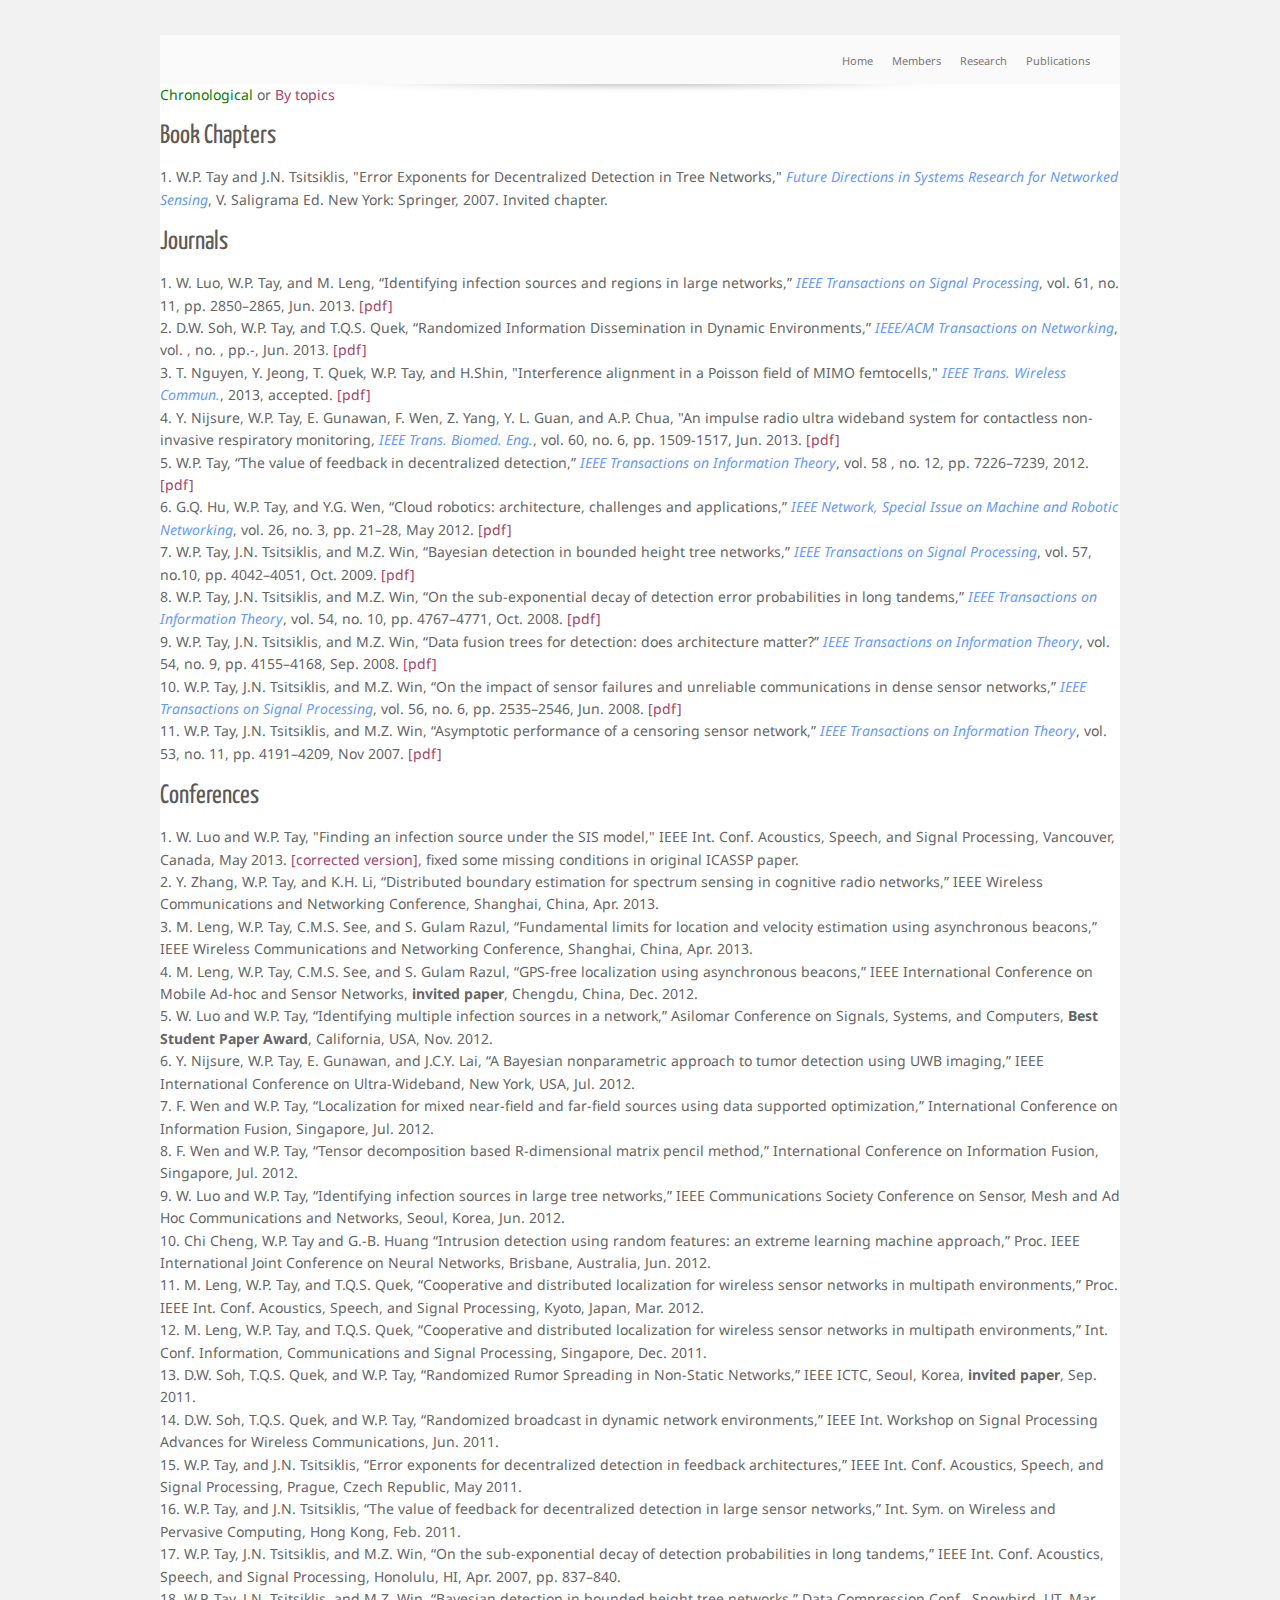
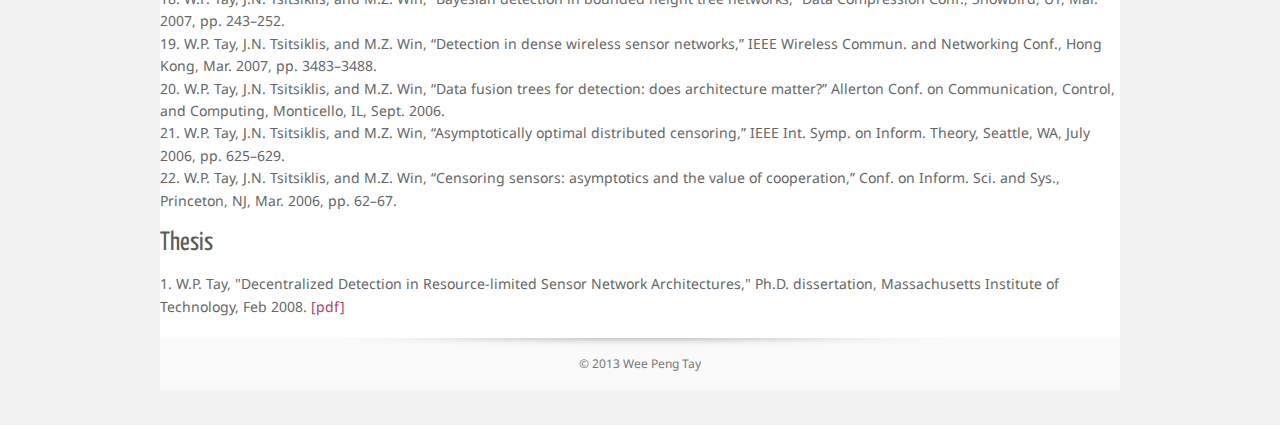
<file: publications_2013.html>
﻿<!DOCTYPE html>
<html xmlns:v="urn:schemas-microsoft-com:vml" xmlns:o="urn:schemas-microsoft-com:office:office">
<head>
	<meta http-equiv="content-type" content="text/html; charset=utf-8" />
	<meta name="description" content="Tay Wee Peng" />
	<meta name="keywords" content="Tay Wee Peng" />
	<meta name="author" content="Tay Wee Peng" />
	<link href='http://fonts.googleapis.com/css?family=Yanone+Kaffeesatz|Droid+Sans' rel='stylesheet' type='text/css' />
	<link rel="stylesheet" type="text/css" media="all" href="inland.css" />
	<script type="text/javascript" src="js/jquery-1.7.1.min.js"></script>
	<script type="text/javascript" src="js/jquery.nivo.slider.js"></script>
	<title>Publications</title>
</head>

<body>
<div id="wrapper960" class="clearfix">
	<div id="toplinks">
		<ul class="toplinks_links">
			<li><a href="index.html">Home</a></li>
			<li><a href="members.html">Members</a></li>
			<li><a href="research.html">Research</a></li>
			<li><a href="publications.html">Publications</a></li>
		</ul>
	</div>

	<div id="content" class="clearfix shadow">
		<a href="publications.html" class="fontgreen">Chronological</a> or <a href="research.html">By topics</a>
	
		<h3>Book Chapters</h3>
		<ol>
		<li>W.P. Tay and J.N. Tsitsiklis, "Error Exponents for Decentralized Detection in Tree Networks," 
		<em>Future Directions in Systems Research for Networked Sensing</em>, 
		V. Saligrama Ed. New York: Springer, 2007. Invited chapter. 
		</li>
		</ol>
		
		<h3>Journals</h3>
		<ol>
		
		<li>	
		W. Luo, W.P. Tay, and M. Leng, 
		    “Identifying infection sources and regions in large networks,” 
		    <em>IEEE Transactions on Signal Processing</em>, 
		    vol. 61, no. 11, pp. 2850–2865, Jun. 2013.
		<a href="MyPapers/Journals/LuoTayLen - Identifying infection sources and regions in large networks.pdf">[pdf]</a>
		</li>
		
		<li>		
		D.W. Soh, W.P. Tay, and T.Q.S. Quek, 
		    “Randomized Information Dissemination in Dynamic Environments,” 
		    <em>IEEE/ACM Transactions on Networking</em>, 
		    vol. , no. , pp.-, Jun. 2013.
		<a href="MyPapers/Journals/SohTayQue - Randomized information dissemination in dynamic environments.pdf">[pdf]</a>
		</li>

		<li>	
        T. Nguyen, Y. Jeong, T. Quek, W.P. Tay, and H.Shin, 
            "Interference alignment in a Poisson field of MIMO femtocells,"
            <em>IEEE Trans. Wireless Commun.</em>, 2013, accepted.
		<a href="MyPapers/Journals/NyuJeoQueTayShi - Interference alignment in a Poisson field of MIMO femtocells.pdf">[pdf]</a>
		</li>
		
        <li>
        Y. Nijsure, W.P. Tay, E. Gunawan, F. Wen, Z. Yang, Y. L. Guan, and A.P. Chua, 
            "An impulse radio ultra wideband system for contactless non-invasive respiratory monitoring,
            <em>IEEE Trans. Biomed. Eng.</em>, 
            vol. 60, no. 6, pp. 1509-1517, Jun. 2013.
	    <a href="MyPapers/Journals/NijTayGun - An impulse radio ultrawideband system for contactless noninvasive respiratory monitoring.pdf">[pdf]</a>
        </li>
		
		<li>	
		W.P. Tay, “The value of feedback in decentralized detection,” 
		    <em>IEEE Transactions on Information Theory</em>, 
		    vol. 58 , no. 12, pp. 7226–7239, 2012.
		<a href="MyPapers/Journals/Tay - The value of feedback in decentralized detection.pdf">[pdf]</a>
		</li>
		

		
		<li>		
		G.Q. Hu, W.P. Tay, and Y.G. Wen, 
		“Cloud robotics: architecture, challenges and applications,” 
		    <em>IEEE Network, Special Issue on Machine and Robotic Networking</em>, 
		    vol. 26, no. 3, pp. 21–28, May 2012.
		<a href="MyPapers/Journals/HuTayWen - Cloud robotics architectures challenges and applications.pdf">[pdf]</a>
		</li>
		
		<li>		
		W.P. Tay, J.N. Tsitsiklis, and M.Z. Win, 
		“Bayesian detection in bounded height tree networks,” 
		    <em>IEEE Transactions on Signal Processing</em>, 
		    vol. 57, no.10, pp. 4042–4051, Oct. 2009.
		<a href="MyPapers/Journals/TayTsiWin - Bayesian detection in bounded height tree networks.pdf">[pdf]</a>
		</li>
		
		<li>		
		W.P. Tay, J.N. Tsitsiklis, and M.Z. Win, 
		“On the sub-exponential decay of detection error probabilities in long tandems,” 
		    <em>IEEE Transactions on Information Theory</em>, 
		    vol. 54, no. 10, pp. 4767–4771, Oct. 2008.
		<a href="MyPapers/Journals/TayTsiWin - On the subexponential decay of detection error probabilities in long tandems.pdf">[pdf]</a>
		</li>
		
		<li>		
		W.P. Tay, J.N. Tsitsiklis, and M.Z. Win, 
		“Data fusion trees for detection: does architecture matter?” 
		    <em>IEEE Transactions on Information Theory</em>, 
		    vol. 54, no. 9, pp. 4155–4168, Sep. 2008.
		<a href="MyPapers/Journals/TayTsiWin - Data fusion trees for detection does architecture matter.pdf">[pdf]</a>
		</li>
		
		<li>		
		W.P. Tay, J.N. Tsitsiklis, and M.Z. Win, 
		“On the impact of sensor failures and unreliable communications in dense sensor networks,” 
		    <em>IEEE Transactions on Signal Processing</em>, 
		    vol. 56, no. 6, pp. 2535–2546, Jun. 2008.
		<a href="MyPapers/Journals/TayTsiWin - TayTsiWin - On the impact of node failures and unreliable communications in dense sensor networks.pdf">[pdf]</a>
		</li>
		
		<li>		
		W.P. Tay, J.N. Tsitsiklis, and M.Z. Win, 
		“Asymptotic performance of a censoring sensor network,” 
		    <em>IEEE Transactions on Information Theory</em>, 
		    vol. 53, no. 11, pp. 4191–4209, Nov 2007.
		<a href="MyPapers/Journals/TayTsiWin - Asymptotic performance of a censoring sensor network.pdf">[pdf]</a>
		</li>
		
		</ol>
		
		<h3>Conferences</h3>
		<ol>
		
		<li>W. Luo and W.P. Tay, "Finding an infection source under the SIS model," 
		IEEE Int. Conf. Acoustics, Speech, and Signal Processing, Vancouver, Canada, May 2013.
        <a href="MyPapers/Conferences/Infection_Sources_SIS_ICASSP_corrected.pdf">[corrected version]</a>, fixed some missing conditions in original ICASSP paper.
		</li>
		<li>Y. Zhang, W.P. Tay, and K.H. Li, 
		“Distributed boundary estimation for spectrum sensing in cognitive radio networks,” 
		IEEE Wireless Communications and Networking Conference, Shanghai, China, Apr. 2013.</li>
		<li>M. Leng, W.P. Tay, C.M.S. See, and S. Gulam Razul, 
		“Fundamental limits for location and velocity estimation using asynchronous beacons,” 
		IEEE Wireless Communications and Networking Conference, Shanghai, China, Apr. 2013.</li>
		<li>M. Leng, W.P. Tay, C.M.S. See, and S. Gulam Razul, “GPS-free localization using asynchronous beacons,” 
		IEEE International Conference on Mobile Ad-hoc and Sensor Networks, <strong>invited paper</strong>, Chengdu, China, Dec. 2012.</li>
		<li>W. Luo and W.P. Tay, “Identifying multiple infection sources in a network,” 
		Asilomar Conference on Signals, Systems, and Computers, <strong>Best Student Paper Award</strong>, California, USA, Nov. 2012.</li>			
		<li>Y. Nijsure, W.P. Tay, E. Gunawan, and J.C.Y. Lai, “A Bayesian 
		nonparametric approach to tumor detection using UWB imaging,” IEEE 
		International Conference on Ultra-Wideband, New York, USA, Jul. 2012.</li>
		<li>F. Wen and W.P. Tay, “Localization for mixed near-field and 
		far-field sources using data supported optimization,” International 
		Conference on Information Fusion, Singapore, Jul. 2012.</li>
		<li>F. Wen and W.P. Tay, “Tensor decomposition based R-dimensional 
		matrix pencil method,” International Conference on Information Fusion, Singapore, 
		Jul. 2012.</li>
		<li>W. Luo and W.P. Tay, “Identifying infection sources in large tree 
		networks,” IEEE Communications Society Conference on Sensor, Mesh and Ad 
		Hoc Communications and Networks, Seoul, Korea, Jun. 2012.</li>
		<li>Chi Cheng, W.P. Tay and G.-B. Huang “Intrusion detection using 
		random features: an extreme learning machine approach,” Proc. IEEE 
		International Joint Conference on Neural Networks, Brisbane, Australia, 
		Jun. 2012.</li>
		<li>M. Leng, W.P. Tay, and T.Q.S. Quek, “Cooperative and distributed 
		localization for wireless sensor networks in multipath environments,” 
		Proc. IEEE Int. Conf. Acoustics, Speech, and Signal Processing, Kyoto, 
		Japan, Mar. 2012.</li>
		<li>M. Leng, W.P. Tay, and T.Q.S. Quek, “Cooperative and distributed 
		localization for wireless sensor networks in multipath environments,” 
		Int. Conf. Information, Communications and Signal Processing, Singapore, 
		Dec. 2011.</li>
		<li>D.W. Soh, T.Q.S. Quek, and W.P. Tay, “Randomized Rumor Spreading in 
		Non-Static Networks,” IEEE ICTC, Seoul, Korea, <strong>invited paper</strong>,
		Sep. 2011.</li>
		<li>D.W. Soh, T.Q.S. Quek, and W.P. Tay, “Randomized broadcast in 
		dynamic network environments,” IEEE Int. Workshop on Signal 
		Processing Advances for Wireless Communications, Jun. 2011.</li>
		<li>W.P. Tay, and J.N. Tsitsiklis, “Error exponents for decentralized 
		detection in feedback architectures,” IEEE Int. Conf. Acoustics, 
		Speech, and Signal Processing, Prague, Czech Republic, May 2011.</li>
		<li>W.P. Tay, and J.N. Tsitsiklis, “The value of feedback for 
		decentralized detection in large sensor networks,” Int. Sym. on 
		Wireless and Pervasive Computing, Hong Kong, Feb. 2011.</li>
		<li>W.P. Tay, J.N. Tsitsiklis, and M.Z. Win, “On the sub-exponential 
		decay of detection probabilities in long tandems,” IEEE Int. Conf. 
		Acoustics, Speech, and Signal Processing, Honolulu, HI, Apr. 2007, pp. 
		837–840.</li>
		<li>W.P. Tay, J.N. Tsitsiklis, and M.Z. Win, “Bayesian detection in 
		bounded height tree networks,” Data Compression Conf., Snowbird, 
		UT, Mar. 2007, pp. 243–252.</li>
		<li>W.P. Tay, J.N. Tsitsiklis, and M.Z. Win, “Detection in dense 
		wireless sensor networks,” IEEE Wireless Commun. and Networking 
		Conf., Hong Kong, Mar. 2007, pp. 3483–3488.</li>
		<li>W.P. Tay, J.N. Tsitsiklis, and M.Z. Win, “Data fusion trees for 
		detection: does architecture matter?” Allerton Conf. on 
		Communication, Control, and Computing, Monticello, IL, Sept. 2006.</li>
		<li>W.P. Tay, J.N. Tsitsiklis, and M.Z. Win, “Asymptotically optimal 
		distributed censoring,” IEEE Int. Symp. on Inform. Theory, 
		Seattle, WA, July 2006, pp. 625–629.</li>
		<li>W.P. Tay, J.N. Tsitsiklis, and M.Z. Win, “Censoring sensors: 
		asymptotics and the value of cooperation,” Conf. on Inform. Sci. 
		and Sys., Princeton, NJ, Mar. 2006, pp. 62–67.</li>
		
		</ol>
		
		<h3>Thesis</h3>
		<ol>
		<li>W.P. Tay, "Decentralized Detection in Resource-limited Sensor Network Architectures," 
		Ph.D. dissertation, Massachusetts Institute of Technology, Feb 2008.
		<a href="MyPapers/Others/Tay-phd-eecs-2007.pdf">[pdf]</a>
		</li>
		</ol>
		

	</div>

	<div id="footer" class="shadow">
		<p>&copy; 2013 Wee Peng Tay </p>
	</div>
</div>

<script type="text/javascript">
	$(window).load(function() {
		$('#slider').nivoSlider();
	});
</script>

<!-- Start of StatCounter Code for Default Guide --> 
<script type="text/javascript"> var sc_project=8112787; var sc_invisible=1; var sc_security="3790af70"; </script> <script type="text/javascript"
src="http://www.statcounter.com/counter/counter.js"></script>
<noscript><div class="statcounter"><a title="weebly reliable statistics"
href="http://statcounter.com/weebly/" target="_blank"><img class="statcounter" src="http://c.statcounter.com/8112787/0/3790af70/1/"
alt="weebly reliable statistics"></a></div></noscript>
<!-- End of StatCounter Code for Default Guide -->

</body>
</html>
</file>
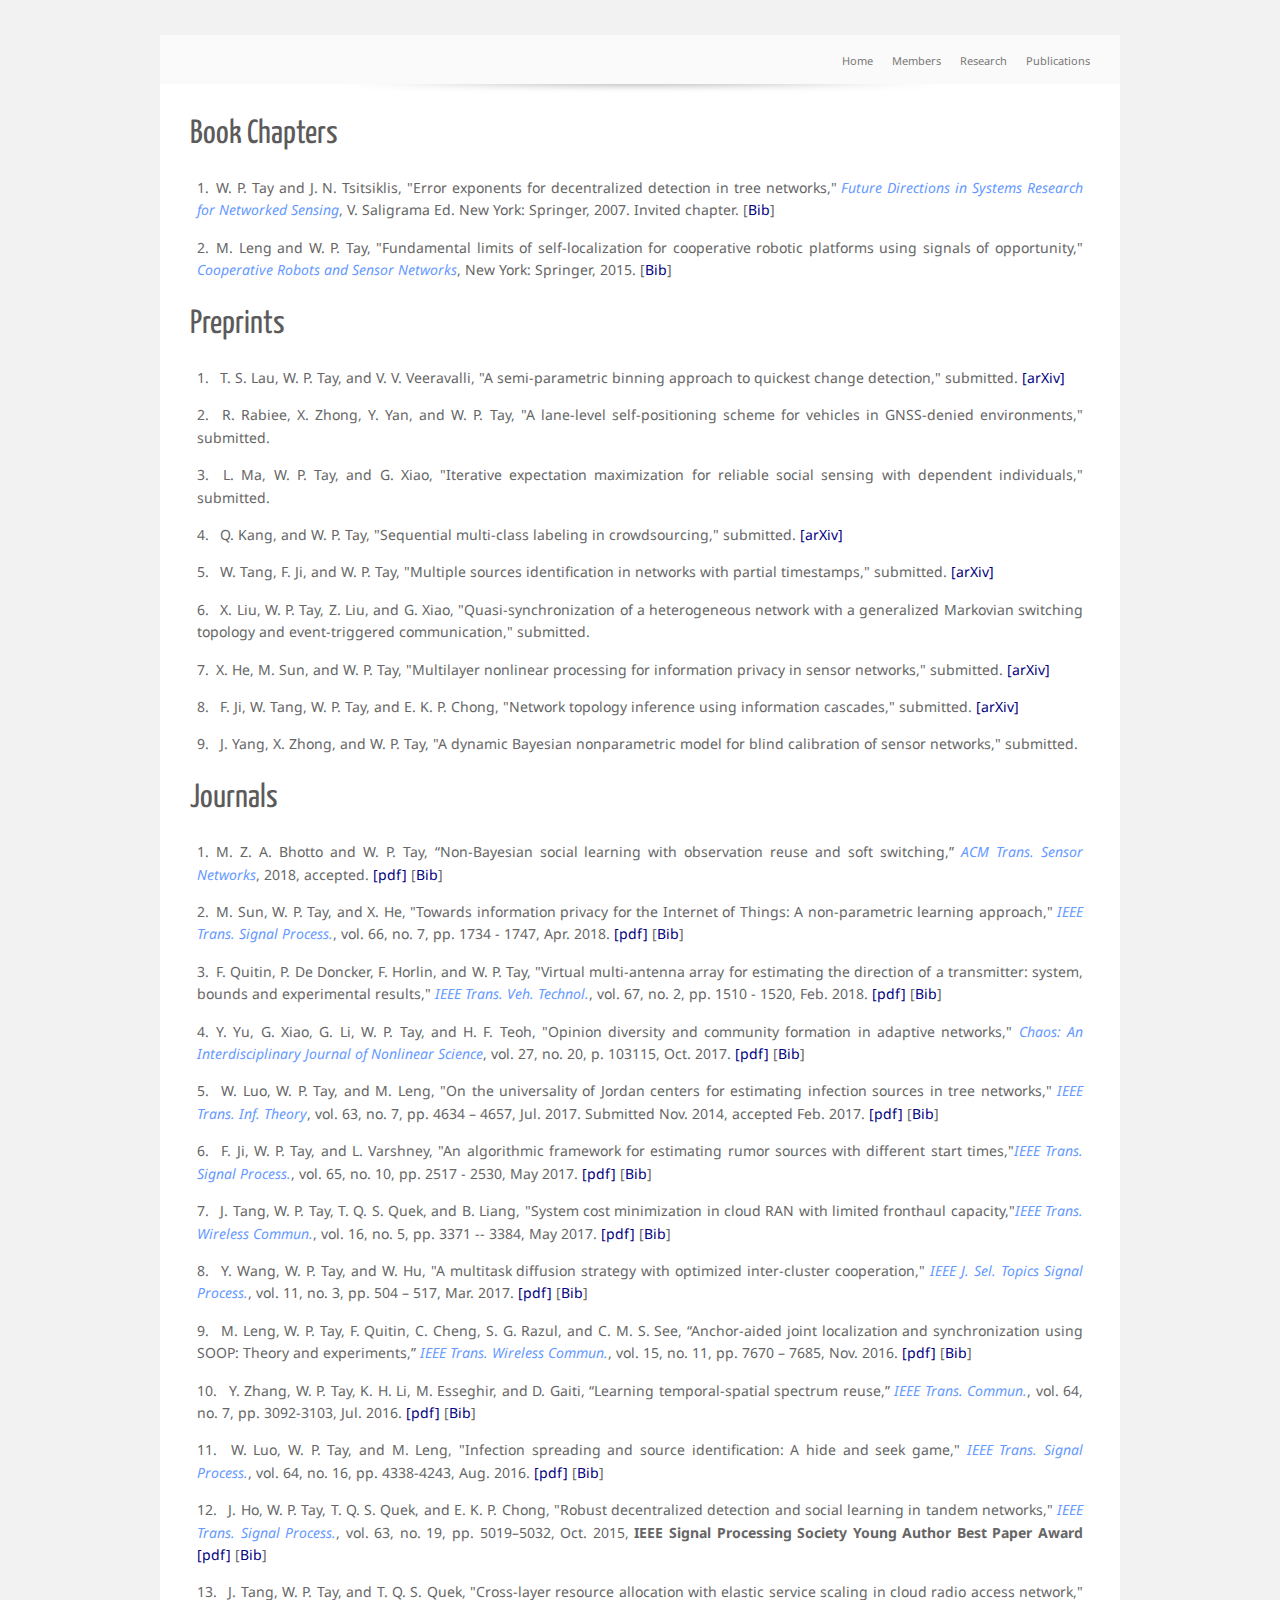
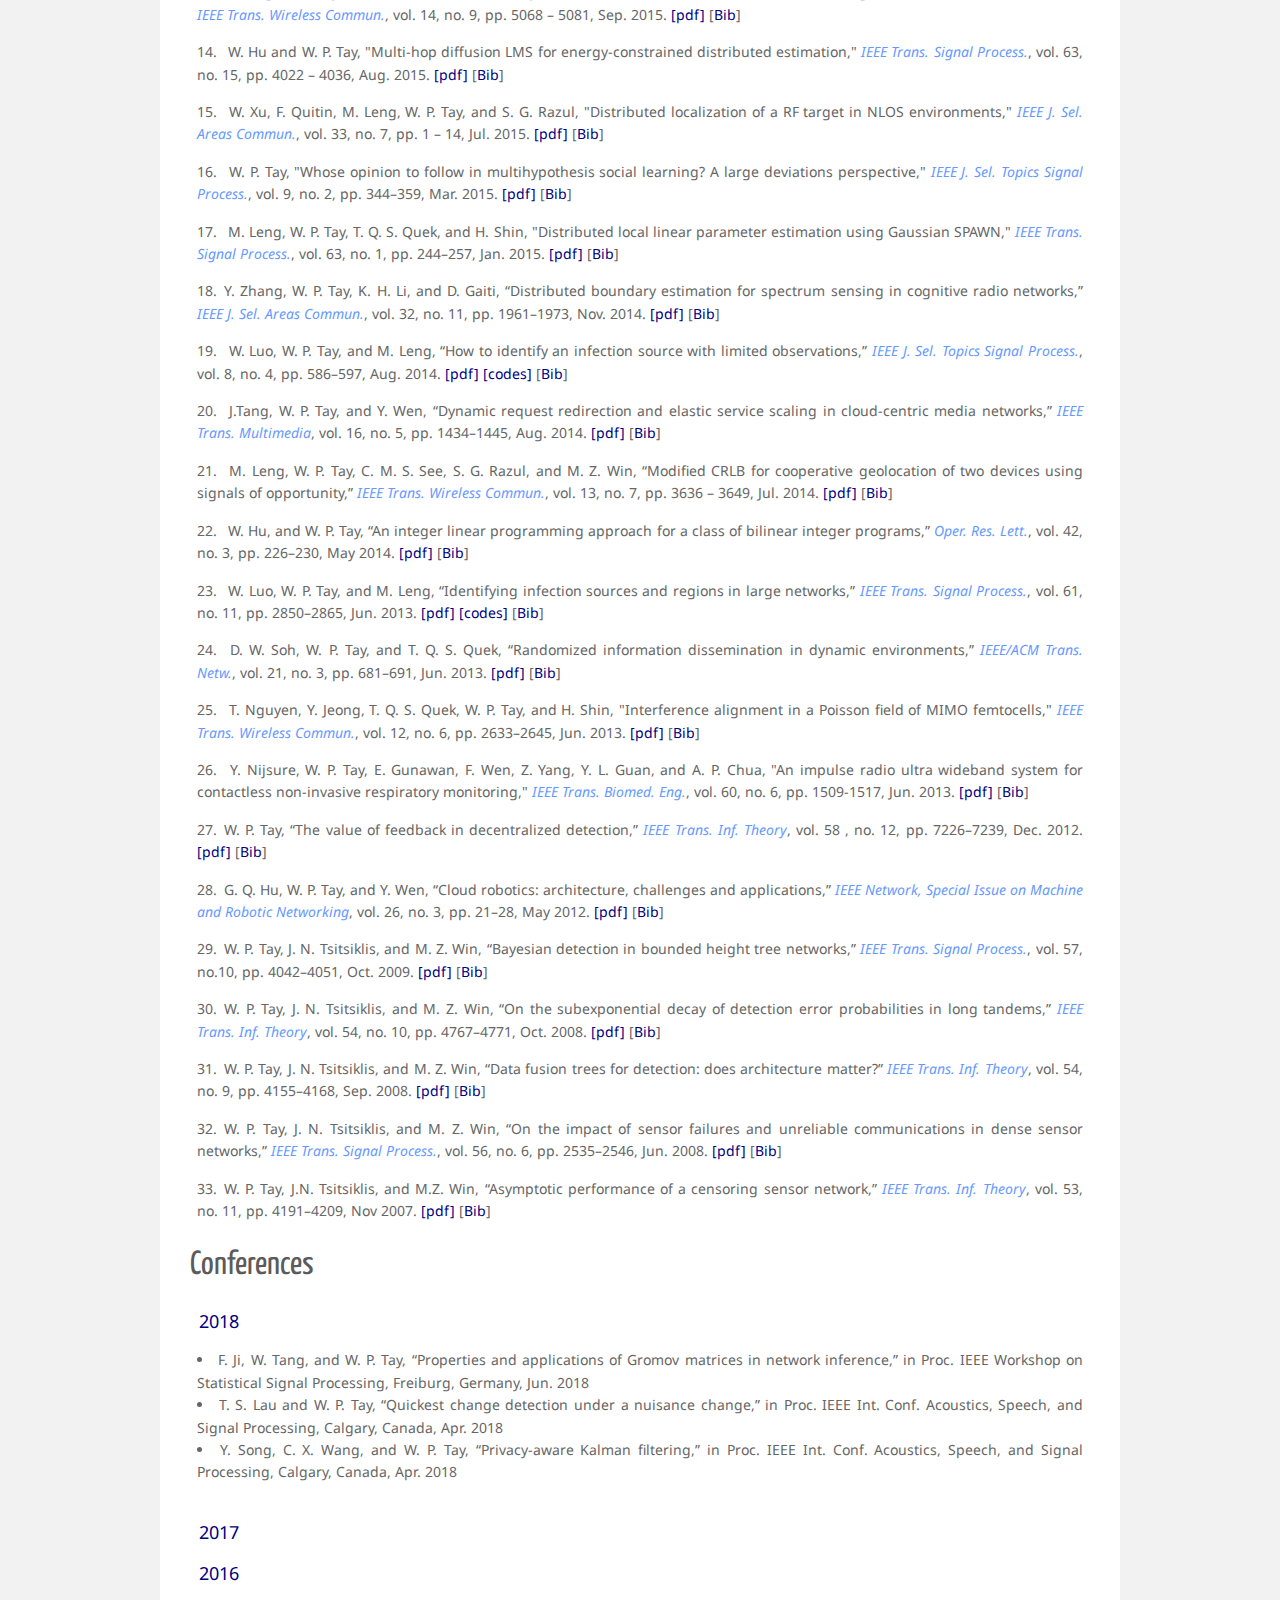
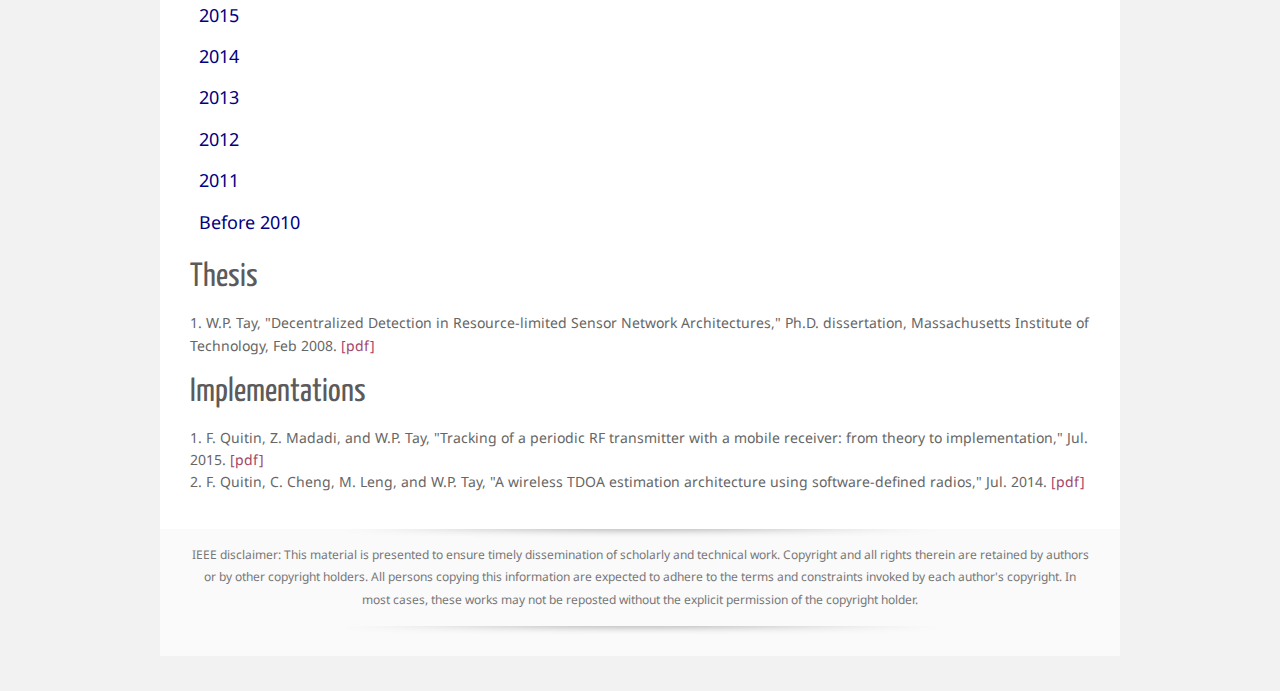
<file: publications_2017.html>
﻿<!DOCTYPE html>
<html xmlns:v="urn:schemas-microsoft-com:vml" xmlns:o="urn:schemas-microsoft-com:office:office">
<head>
	<meta http-equiv="content-type" content="text/html; charset=utf-8" />
	<meta name="description" content="Tay Wee Peng" />
	<meta name="keywords" content="Tay Wee Peng" />
	<meta name="author" content="Tay Wee Peng" />
	<link href='http://fonts.googleapis.com/css?family=Yanone+Kaffeesatz|Droid+Sans' rel='stylesheet' type='text/css' />
	<link rel="stylesheet" type="text/css" media="all" href="inland.css" />
	<script type="text/javascript" src="js/jquery-1.7.1.min.js"></script>
	<script type="text/javascript" src="js/jquery.nivo.slider.js"></script>
	<title>Publications</title>
    
    <script type="text/javascript">

    function toggleInfo(articleid,info) {

        var entry = document.getElementById(articleid);
        var abs = document.getElementById('abs_'+articleid);
        var rev = document.getElementById('rev_'+articleid);
        var bib = document.getElementById('bib_' + articleid);
        var conf = document.getElementById('conf_' + articleid);
	
        if (abs && info == 'abstract') {
            abs.className.indexOf('noshow') == -1?abs.className = 'abstract noshow nonum':abs.className = 'abstract show nonum';
        } else if (rev && info == 'review') {
            rev.className.indexOf('noshow') == -1 ? rev.className = 'review noshow nonum' : rev.className = 'review show nonum';
        } else if (bib && info == 'bibtex') {
            bib.className.indexOf('noshow') == -1 ? bib.className = 'bibtex noshow nonum' : bib.className = 'bibtex show nonum';
        } else if (conf && info == 'conf') {
            conf.className.indexOf('noshow') == -1?conf.className = 'conf noshow nonum':conf.className = 'conf show nonum';
        } else { 
            return;
        }

        // check if one or the other is available
        var revshow; var absshow; var bibshow; var confshow;
        (abs && abs.className.indexOf('noshow') == -1)? absshow = true: absshow = false;
        (rev && rev.className.indexOf('noshow') == -1)? revshow = true: revshow = false;	
        (bib && bib.className.indexOf('noshow') == -1)? bibshow = true: bibshow = false;
        (conf && conf.className.indexOf('noshow') == -1) ? confshow = true : confshow = false;

        // highlight original entry
        if (entry) {
            if (!conf) {
                if (revshow || absshow || bibshow || confshow) {
                    entry.className = 'entry highlight show num';
                } else {
                    entry.className = 'entry show num';
                }
            }
        }
	
        // When there's a combination of abstract/review/bibtex showing, need to add class for correct styling
        if(absshow) {
            (revshow||bibshow)?abs.className = 'abstract nextshow':abs.className = 'abstract';
        } 
        if (revshow) {
            bibshow?rev.className = 'review nextshow': rev.className = 'review';
        }	
	
    }

    </script>

<style type="text/css">

ul {list-style-position: inside; }
table { border: 1px gray none; width: 100%; empty-cells: show; border-spacing: 0em 0.1em; margin: 1em 0em; counter-reset: rowNumber; }
th, td { border: none; padding: 0.5em; vertical-align: top; text-align: justify; }
tr.num { counter-increment: rowNumber; }
tr.num td:first-child::before {
    content: counter(rowNumber)".";
    min-width: 1em;
    margin-right: 0.5em;
}

tr.nonum { counter-increment: rowNumber 0; }

td a { color: navy; text-decoration: none; }
td a:hover  { text-decoration: underline; }

tr.noshow { display: none;}
tr.highlight td { background-color: #EFEFEF; border-top: 2px #2E2E2E solid; }
tr.abstract td, tr.review td, tr.bibtex td { background-color: #EFEFEF; text-align: justify; border-bottom: 2px #2E2E2E solid; }
tr.nextshow td { border-bottom-style: none; }

tr.bibtex pre { width: 100%; overflow: auto; white-space: pre-wrap;}
p.infolinks { margin: 0.3em 0em 0em 0em; padding: 0px; }

@media print {
	p.infolinks, #qs_settings, #quicksearch, t.bibtex { display: none !important; }
	tr { page-break-inside: avoid; }
}
</style>

</head>

<body>
<div id="wrapper960" class="clearfix">
	<div id="toplinks">
		<ul class="toplinks_links">
			<li><a href="index.html">Home</a></li>
			<li><a href="members.html">Members</a></li>
			<li><a href="research.html">Research</a></li>
			<li><a href="publications.html">Publications</a></li>
		</ul>
	</div>

	<div id="publications" class="content clearfix shadow">
		<!-- <a href="publications.html" class="fontgreen">Chronological</a> or <a href="research.html">By topics</a> -->
	
		<h2>Book Chapters</h2>
        <table id="BookChapters" border="1">
        <tbody>
          <tr id="TayTsi:BC07" class="entry num">
	        <td>W. P. Tay and J. N. Tsitsiklis, "Error exponents for decentralized detection in tree networks," 
		    <em>Future Directions in Systems Research for Networked Sensing</em>, 
		    V. Saligrama Ed. New York: Springer, 2007. Invited chapter. 
	        [<a href="javascript:toggleInfo('TayTsi:BC07','bibtex')">Bib</a>]
	        </td>
        </tr>
        <tr id="bib_TayTsi:BC07" class="bibtex noshow nonum">
        <td>
        <pre>
        @INCOLLECTION{TayTsi:BC07,
          author = {Wee Peng Tay and John N. Tsitsiklis},
          editor = {V. Saligrama},
          title = {Decentralized Detection: Tractability Through Asymptotics},
          booktitle = {Future Directions in Systems Research for Networked Sensing},
          publisher = {Springer},
          address      = {New York, NY},
          year = {2007}
        }
        </pre></td>
        </tr>

        <tr id="LenTay:BC15" class="entry num">
	        <td>M. Leng and W. P. Tay, "Fundamental limits of self-localization for cooperative robotic platforms using signals of opportunity," 
		    <em>Cooperative Robots and Sensor Networks</em>, 
		    New York: Springer, 2015.  
	        [<a href="javascript:toggleInfo('LenTay:BC15','bibtex')">Bib</a>]
	        </td>
        </tr>
        <tr id="bib_LenTay:BC15" class="bibtex noshow nonum">
        <td>
        <pre>
        @INCOLLECTION{LenTay:BC15,
           author       = {Mei Leng and Wee Peng Tay},
           title        = {Fundamental limits of self-localization for cooperative robotic platforms using signals of opportunity},
           booktitle    = {Cooperative Robots and Sensor Networks},
           year         = {2015},
           publisher    = {Springer},
           address      = {New York, NY},
        }
        </pre></td>
        </tr>

        </tbody>
        </table>


		<h2>Preprints</h2>
        <table id="Preprints" border="1">
        <tbody>
			<tr id="LauTayVee:P17" class="entry num">
				<td> T. S. Lau, W. P. Tay, and V. V. Veeravalli, 
					"A semi-parametric binning approach to quickest change detection," submitted.
					<a href="https://arxiv.org/abs/1801.04756">[arXiv]</a>	
				</td>
			</tr>							  	
			<tr id="KanTay:P17" class="entry num">
				<td> R. Rabiee, X. Zhong, Y. Yan, and W. P. Tay, 
					"A lane-level self-positioning scheme for vehicles in GNSS-denied environments," submitted. 
				</td>
			</tr>
			<tr id="KanTay:P17" class="entry num">
				<td> L. Ma, W. P. Tay, and G. Xiao, 
					"Iterative expectation maximization for reliable social sensing with dependent individuals," submitted. 
				</td>
			</tr>			
			<tr id="KanTay:P17" class="entry num">
				<td> Q. Kang, and W. P. Tay, 
					"Sequential multi-class labeling in crowdsourcing," submitted. 
					<a href="https://arxiv.org/abs/1711.02128">[arXiv]</a>
				</td>
			</tr>
			<tr id="TanJiTay:P17" class="entry num">
				<td> W. Tang, F. Ji, and W. P. Tay, 
					"Multiple sources identification in networks with partial timestamps," submitted.
					<a href="https://arxiv.org/abs/1711.01537">[arXiv]</a>					
				</td>
			</tr>
			<tr id="LiuTayLiu:P17" class="entry num">
				<td> X. Liu, W. P. Tay, Z. Liu, and G. Xiao, 
					"Quasi-synchronization of a heterogeneous network with a generalized Markovian switching topology and event-triggered communication," submitted. 
				</td>
			</tr>
			<tr id="HeSunTay:P17" class="entry num">
				<td>X. He, M. Sun, and W. P. Tay, 
					"Multilayer nonlinear processing for information privacy in sensor networks," submitted. 
					<a href="https://arxiv.org/abs/1711.04459">[arXiv]</a>
				</td>
			</tr>			
			<tr id="JiTanTayCho:P17" class="entry num">
				<td> F. Ji, W. Tang, W. P. Tay, and E. K. P. Chong, 
					"Network topology inference using information cascades," submitted.
					<a href="https://arxiv.org/abs/1706.09192">[arXiv]</a>	
				</td>
			</tr>
			<tr id="YanZhoTay:P17" class="entry num">
				<td> J. Yang, X. Zhong, and W. P. Tay, 
					"A dynamic Bayesian nonparametric model for blind calibration of sensor networks," submitted. 
				</td>
			</tr>			
		</tbody>
        </table>

	
		<h2>Journals</h2>

	    <table id="Journals" border="1">
        <tbody>
		<tr id="BhoTay:J18" class="entry num">
		    <td>M. Z. A. Bhotto and W. P. Tay, “Non-Bayesian social learning with observation reuse and soft switching,” <em>ACM Trans. Sensor Networks</em>, 2018, accepted.
		    <a href="MyPapers/Journals/BhoTay - Non-Bayesian social learning with observation reuse and soft switching.pdf">[pdf]</a>
	        [<a href="javascript:toggleInfo('BhoTay:J18','bibtex')">Bib</a>]
	        </td>
			</tr>
			<tr id="bib_BhoTay:J18" class="bibtex noshow nonum">
                <td>
                <pre>
				@ARTICLE{BhoTay:J18,
				  author = {Md. Zulfiquar Ali Bhotto and Wee Peng Tay},
				  title = {Non-{B}ayesian Social Learning with Observation Reuse and Soft Switching},
				  journal = {ACM Trans. Sensor Networks},
				  volume =	{}, 
				  number =	{},
				  pages	=	{},
				  month	=	{},
				  year =	{2018},
				  note = {accepted},
				}
                </pre></td>
			</tr>

		<tr id="SunTayHe:J18" class="entry num">
		    <td>M. Sun, W. P. Tay, and X. He, "Towards information privacy for the Internet of Things: A non-parametric learning approach," <em>IEEE Trans. Signal Process.</em>,  vol. 66, no. 7, pp. 1734 - 1747, Apr. 2018.
		    <a href="https://arxiv.org/abs/1611.04254">[pdf]</a>
	        [<a href="javascript:toggleInfo('SunTayHe:J18','bibtex')">Bib</a>]
	        </td>
			</tr>
			<tr id="bib_SunTayHe:J18" class="bibtex noshow nonum">
                <td>
                <pre>
				@ARTICLE{SunTayHe:J18,
				  author = {Meng Sun and Wee Peng Tay and Xin He},
				  title = {Towards Information Privacy for the {Internet of Things}: A Non-parametric Learning Approach},
				  journal = {IEEE Trans. Signal Process.},
				  volume = {66}, 
				  number = {7},
				  pages	= {1734 -- 1747},
				  month	= {Apr.},
				  year = {2018},
				}
                </pre></td>
			</tr>
			
		<tr id="QuiDeDHor:J18" class="entry num">
		    <td>F. Quitin, P. De Doncker, F. Horlin, and W. P. Tay, "Virtual multi-antenna array for estimating the
direction of a transmitter: system, bounds and experimental results," <em>IEEE Trans. Veh. Technol.</em>, vol. 67, no. 2, pp. 1510 - 1520, Feb. 2018.
		    <a href="MyPapers/Journals/QuiDonHor - Virtual multi-antenna array.pdf">[pdf]</a>
	        [<a href="javascript:toggleInfo('QuiDeDHor:J18','bibtex')">Bib</a>]
	        </td>
			</tr>
			<tr id="bib_QuiDeDHor:J18" class="bibtex noshow nonum">
                <td>
                <pre>
				@ARTICLE{QuiDeDHor:J18,
					author = {Francois Quitin and Philippe {De Doncker} and Francois Horlin and Wee Peng Tay},
					title = {Virtual multi-antenna array for estimating the direction of a transmitter: system, bounds and experimental results},
					journal = {IEEE Trans. Veh. Technol.},
					volume = {67}, 
					number = {2},
					pages =	{1510 -- 1520},
					month =	{Feb.},
					year =	{2018},
				}
                </pre></td>
			</tr>

			<tr id="YuXiaLi:J17" class="entry num">
		    <td>Y. Yu, G. Xiao, G. Li, W. P. Tay, and H. F. Teoh, "Opinion diversity and community formation in
adaptive networks," <em>Chaos: An Interdisciplinary Journal of Nonlinear Science</em>,  vol. 27, no. 20, p. 103115,
Oct. 2017.
		    <a href="https://arxiv.org/abs/1703.02223">[pdf]</a>
	        [<a href="javascript:toggleInfo('YuXiaLi:J17','bibtex')">Bib</a>]
	        </td>
			</tr>
			<tr id="bib_YuXiaLi:J17" class="bibtex noshow nonum">
                <td>
                <pre>
				@ARTICLE{YuXiaLi:J17,
					author = {Yi Yu and Gaoxi Xiao and Guoqi Li and Wee Peng Tay and Hao Fatt Teoh},
					title = {Opinion diversity and community formation in adaptive networks},
					journal = {Chaos: An Interdisciplinary Journal of Nonlinear Science},
					volume = {27}, 
					number = {20},
					pages = {103115},
					month =	{Oct.},
					year = {2017},
				}
                </pre></td>
			</tr>
			
			
		<tr id="LuoTayLen:J17" class="entry num">
		    <td> W. Luo, W. P. Tay, and M. Leng, "On the universality of Jordan centers for estimating infection sources in tree networks," <em>IEEE Trans. Inf. Theory</em>, vol. 63, no. 7, pp.  4634 – 4657, Jul. 2017. Submitted Nov. 2014, accepted Feb. 2017.
		    <a href="MyPapers/Journals/LuoTayLen - On the universality of Jordan centers for estimating infection sources in tree networks.pdf">[pdf]</a>
	        [<a href="javascript:toggleInfo('LuoTayLen:J17','bibtex')">Bib</a>]
	        </td>
			</tr>
			<tr id="bib_LuoTayLen:J17" class="bibtex noshow nonum">
                <td>
                <pre>
				@ARTICLE{LuoTayLen:J17,
					author = {Wuqiong Luo and Wee Peng Tay and Mei Leng},
					title = {On the Universality of {Jordan} Centers for Estimating Infection Sources in Tree Networks},
					journal = {IEEE Trans. Inf. Theory},
					volume = {63}, 
					number = {7},
					pages = { 4634 – 4657},
					month =	{Jul.},
					year = {2017},
				}
                </pre></td>
			</tr>

		<tr id="JiTayVar:J17" class="entry num">
		    <td> F. Ji, W. P. Tay, and L. Varshney, "An algorithmic framework for estimating rumor sources with different start times,"<em>IEEE Trans. Signal Process.</em>, vol. 65, no. 10, pp. 2517 - 2530, May 2017.
		    <a href="MyPapers/Journals/JiTayVar - An algorithmic framework for estimating rumor sources with different start times.pdf">[pdf]</a>
	        [<a href="javascript:toggleInfo('JiTayVar:J17','bibtex')">Bib</a>]
	        </td>
			</tr>
			<tr id="bib_JiTayVar:J17" class="bibtex noshow nonum">
                <td>
                <pre>
				@ARTICLE{JiTayVar:J17,
					author = {Feng Ji and Wee Peng Tay and Lav Varshney},
					title = {An Algorithmic Framework for Estimating Rumor Sources with Different Start Times},
					journal = {IEEE Trans. Signal Process.},
					volume = {65}, 
					number = {10},
					pages = {2517 -- 2530},
					month = {May},
					year = {2017},
				}
                </pre></td>
			</tr>
			
		<tr id="TanTayQue:J17" class="entry num">
		    <td> J. Tang, W. P. Tay, T. Q. S. Quek, and B. Liang, "System cost minimization in cloud RAN with limited fronthaul capacity,"<em>IEEE Trans. Wireless Commun.</em>, vol. 16, no. 5, pp. 3371 -- 3384, May 2017.
		    <a href="MyPapers/Journals/TanTayQueLia - System cost minimization in cloud RAN with limited fronthaul capacity.pdf">[pdf]</a>
	        [<a href="javascript:toggleInfo('TanTayQue:J17','bibtex')">Bib</a>]
	        </td>
			</tr>
			<tr id="bib_TanTayQue:J17" class="bibtex noshow nonum">
                <td>
                <pre>
				@ARTICLE{TanTayQue:J17,
					author = {Jianhua Tang and Wee Peng Tay and Tony Q. S. Quek and Ben Liang},
					title = {System Cost Minimization in Cloud {RAN} with Limited Fronthaul Capacity},
					journal = {IEEE Trans. Wireless Commun.},
					volume = {16},
					number = {5},
					pages = {3371 -- 3384},
					month = {May},
					year  = {2017},
					year  = {2017},						
				}
                </pre></td>
			</tr>

		<tr id="WanTayHu:J17" class="entry num">
		    <td> Y. Wang, W. P. Tay, and W. Hu, "A multitask diffusion strategy with optimized inter-cluster cooperation,"<em> IEEE J. Sel. Topics Signal Process.</em>, vol. 11, no. 3, pp. 504 – 517, Mar. 2017.
		    <a href="MyPapers/Journals/WanTayHu - A multitask diffusion strategy with optimized Iinter-cluster cooperation.pdf">[pdf]</a>
	        [<a href="javascript:toggleInfo('WanTayHu:J17','bibtex')">Bib</a>]
	        </td>
			</tr>
			<tr id="bib_WanTayHu:J17" class="bibtex noshow nonum">
                <td>
                <pre>
				@ARTICLE{WanTayHu:J17,
					author =  {Yuan Wang and Wee Peng Tay and Wuhua Hu},
					title = {A Multitask Diffusion Strategy with Optimized Inter-Cluster Cooperation},
					journal = {IEEE J. Sel. Topics Signal Process.},
					volume = {11}, 
					number = {3},
					pages = {504 - 517},
					month = {Mar.},
					year = {2017},
				}
                </pre></td>
			</tr>
			
		<tr id="LenTayQui:J16" class="entry num">
		    <td> M. Leng, W. P. Tay, F. Quitin, C. Cheng, S. G. Razul, and C. M. S. See, 
			“Anchor-aided joint localization and synchronization using SOOP: Theory and experiments,” <em>IEEE Trans. Wireless Commun.</em>, vol. 15, no. 11, pp. 7670 – 7685, Nov. 2016.
		    <a href="MyPapers/Journals/LenTayQui - Anchor-aided joint localization and synchronization using SOOP Theory and experiments.pdf">[pdf]</a>
	        [<a href="javascript:toggleInfo('LenTayQui:J16','bibtex')">Bib</a>]
	        </td>
			</tr>
			<tr id="bib_LenTayQui:J16" class="bibtex noshow nonum">
                <td>
                <pre>
				@ARTICLE{LenTayQui:J16,
					author = {Mei Leng and Wee Peng Tay and Francois Quitin and Chi Cheng and Sirajudeen Gulam Razul and Chong Meng Samson See},
					title = {Anchor-aided joint Localization and Synchronization Using {SOOP}: Theory and Experiments},
					journal = {IEEE Trans. Wireless Commun.},
					volume = {15}, 
					number = {11},
					pages = {7670 –- 7685},
					month = {Nov.},
					year = {2016},
				}
                </pre></td>
            </tr>
			
		<tr id="ZhaTayLi:J16" class="entry num">
		    <td> Y. Zhang, W. P. Tay, K. H. Li, M. Esseghir, and D. Gaiti, 
			“Learning temporal-spatial spectrum reuse,” <em>IEEE Trans. Commun.</em>, vol. 64, no. 7, pp. 3092-3103, Jul. 2016.
		    <a href="MyPapers/Journals/ZhaTayLi - Learning temporal-spatial spectrum reuse.pdf">[pdf]</a>
	        [<a href="javascript:toggleInfo('ZhaTayLi:J16','bibtex')">Bib</a>]
	        </td>
			</tr>
			<tr id="bib_ZhaTayLi:J16" class="bibtex noshow nonum">
                <td>
                <pre>
				@ARTICLE{ZhaTayLi:J16,
					author = {Yi Zhang and Wee Peng Tay and Kowk Hung Li and Moez Esseghir and Dominique Gaiti},
					title  = {Learning Temporal-Spatial Spectrum Reuse},
					journal = {IEEE Trans. Commun.},
					volume	= {64}, 
					number = {7},
					pages =	{3092 -- 3103},
					month =	{Jul.},
					year =	{2016},
				}
                </pre></td>
            </tr>
		
		
		  <tr id="LuoTayLen:J16" class="entry num">
		    <td> W. Luo, W. P. Tay, and M. Leng,  
                "Infection spreading and source identification: A hide and seek game," <em>IEEE Trans. Signal Process.</em>, vol. 64, no. 16, pp. 4338-4243, Aug. 2016.
		    <a href="MyPapers/Journals/LuoTayLen - Rumor spreading and source identification a hide and seek game.pdf">[pdf]</a>
	        [<a href="javascript:toggleInfo('LuoTayLen:J16','bibtex')">Bib</a>]
	        </td>
           </tr>
           <tr id="bib_LuoTayLen:J16" class="bibtex noshow nonum">
                <td>
                <pre>
                @ARTICLE{LuoTayLen:J16,
					author = {Wuqiong Luo and Wee Peng Tay and Mei Leng},
					title = {Infection spreading and source identification: A hide and seek game},
					journal = {IEEE Trans. Signal Process.},
					volume = {64}, 
					number = {16},
					pages	= {4228 -- 4243},
					month	= {Aug.},
					year =	{2016},
                }
                </pre></td>
            </tr>
		
          <tr id="HoTayQue:J15" class="entry num">
		    <td> J. Ho, W. P. Tay, T. Q. S. Quek, and E. K. P. Chong, 
                "Robust decentralized detection and social learning in tandem networks," <em>IEEE Trans. Signal Process.</em>, vol. 63, no. 19, pp. 5019–5032, Oct. 2015, <strong>IEEE Signal Processing Society Young Author Best Paper Award</strong>
		    <a href="MyPapers/Journals/HoTayQueCho - Robust decentralized detection and social learning in tandem networks.pdf">[pdf]</a>
	        [<a href="javascript:toggleInfo('HoTayQue:J15','bibtex')">Bib</a>]
	        </td>
           </tr>
           <tr id="bib_HoTayQue:J15" class="bibtex noshow nonum">
                <td>
                <pre>
                @ARTICLE{HoTayQue:J15,
	                author = {Jack Ho and Wee Peng Tay and Tony Q. S. Quek and Edwin K. P. Chong},
	                title = {Robust decentralized detection and social learning in tandem networks},
	                journal	= {IEEE Trans. Signal Process.},
	                volume = {63}, 
	                number = {19},
	                pages = {5019 -- 5032},
	                month = {Oct.},
	                year = {2015},
                }
                </pre></td>
            </tr>

          <tr id="TanTayQue:J15" class="entry num">
		    <td> J. Tang, W. P. Tay, and T. Q. S. Quek, "Cross-layer resource allocation with elastic service scaling in cloud radio access network," <em>IEEE Trans. Wireless Commun.</em>, vol. 14, no. 9, pp. 5068 – 5081, Sep. 2015.
		    <a href="MyPapers/Journals/TanTayQue - Cross-layer resource allocation with elastic service scaling in cloud radio access network.pdf">[pdf]</a>
	        [<a href="javascript:toggleInfo('TanTayQue:J15','bibtex')">Bib</a>]
	        </td>
           </tr>
           <tr id="bib_TanTayQue:J15" class="bibtex noshow nonum">
                <td>
                <pre>
                @ARTICLE{TanTayQue:J15,
                    author = {Jianhua Tang and Wee Peng Tay and Tony Q. S. Quek},
                    title = {Cross-layer resource allocation with elastic service scaling in cloud radio access network},
                    journal = {IEEE Trans. Wireless Commun.},
                    volume = {14},
                    number = {9},
                    pages = {5068 -- 5081},
                    month = {Sep.},
                    year = {2015},			
                }
                </pre></td>
            </tr>

          <tr id="HuTay:J15" class="entry num">
		    <td> W. Hu and W. P. Tay, "Multi-hop diffusion LMS for energy-constrained distributed estimation," <em>IEEE Trans. Signal Process.</em>,  vol. 63, no. 15, pp. 4022 – 4036, Aug. 2015.
		    <a href="MyPapers/Journals/HuTay - Multi-hop diffusion LMS for energy-constrained distributed estimation.pdf">[pdf]</a>
	        [<a href="javascript:toggleInfo('HuTay:J15','bibtex')">Bib</a>]
	        </td>
           </tr>
           <tr id="bib_HuTay:J15" class="bibtex noshow nonum">
                <td>
                <pre>
                @ARTICLE{XuQuiLen:J15,
                    author = {Wuhua Hu and Wee Peng Tay},
                    title = {Multi-hop diffusion {LMS} for energy-constrained distributed estimation},
                    journal = {IEEE Trans. Signal Process.},
                    volume = {63},
                    number = {15},
                    pages = {4022 –- 4036},
                    month = {Aug.},
                    year = {2015},
                }
                </pre></td>
            </tr>


          <tr id="XuQuiLen:J15" class="entry num">
		    <td> W. Xu, F. Quitin, M. Leng, W. P. Tay, and S. G. Razul, "Distributed localization of a RF target in NLOS environments," <em>IEEE J. Sel. Areas Commun.</em>, vol. 33, no. 7, pp. 1 – 14, Jul. 2015.
		    <a href="MyPapers/Journals/XuQuiLen - Distributed localization of a RF target in NLOS environments.pdf">[pdf]</a>
	        [<a href="javascript:toggleInfo('XuQuiLen:J15','bibtex')">Bib</a>]
	        </td>
           </tr>
           <tr id="bib_XuQuiLen:J15" class="bibtex noshow nonum">
                <td>
                <pre>
                @ARTICLE{XuQuiLen:J15,
                    author = {Wenjie Xu and Francois Quitin and Mei Leng and Wee Peng Tay and Sirajudeen G. Razul},
                    title = {Distributed Localization of a {RF} target in {NLOS} Environments},
                    journal = {IEEE J. Sel. Areas Commun.},
                    volume = {33},
                    number = {7},
                    pages = {1 -- 14},
                    month = {Jul.},
                    year = {2015},
                    note = {in press},
                }
                </pre></td>
            </tr>

          <tr id="Tay:J15" class="entry num">
		    <td> W. P. Tay, 
                "Whose opinion to follow in multihypothesis social learning? A large deviations perspective," 
                <em>IEEE J. Sel. Topics Signal Process.</em>, vol. 9, no. 2, pp. 344–359, Mar. 2015.
		    <a href="MyPapers/Journals/Tay - Whose opinion to follow in multihypothesis social learning A large deviations perspective.pdf">[pdf]</a>
	        [<a href="javascript:toggleInfo('Tay:J15','bibtex')">Bib</a>]
	        </td>
           </tr>
           <tr id="bib_Tay:J15" class="bibtex noshow nonum">
                <td>
                <pre>
                @ARTICLE{Tay:J15,
                    author = {Wee Peng Tay},
                    title = {Whose Opinion to follow in Multihypothesis Social Learning? {A} Large Deviations Perspective},
                    journal = {IEEE J. Sel. Topics Signal Process.},
                    year = {2015}, 
                    month = {Mar.}, 
                    volume = {9}, 
                    number = {2}, 
                    pages = {344 -- 359},			
                }
                </pre></td>
            </tr>


          <tr id="LenTayQue:J15" class="entry num">
		    <td> M. Leng, W. P. Tay, T. Q. S. Quek, and H. Shin, "Distributed local linear parameter estimation using Gaussian SPAWN," <em>IEEE Trans. Signal Process.</em>, vol. 63, no. 1, pp. 244–257, Jan. 2015.
		    <a href="MyPapers/Journals/LenTayQue - Distributed local linear parameter estimation using Gaussian SPAWN.pdf">[pdf]</a>
	        [<a href="javascript:toggleInfo('LenTayQue:J15','bibtex')">Bib</a>]
	        </td>
           </tr>
           <tr id="bib_LenTayQue:J15" class="bibtex noshow nonum">
                <td>
                <pre>
                @ARTICLE{LenTayQue:J15,
                    author = {Mei Leng and Wee Peng Tay and T. Q. S. Quek and H. Shin},
                    title = {Distributed local linear parameter estimation using {Gaussian SPAWN}},
                    journal = {IEEE Trans. Signal Process.},
                    volume = {63},
                    number = {1},
                    pages = {244 -- 257},
                    month = {Jan.},
                    year = {2015},
                }
                </pre></td>
            </tr>


           <tr id="ZhaTayLi:J14" class="entry num">
		    <td>Y. Zhang, W. P. Tay, K. H. Li, and D. Gaiti, “Distributed boundary estimation for spectrum sensing in cognitive radio networks,” <em>IEEE J. Sel. Areas Commun.</em>,  vol. 32, no. 11, pp. 1961–1973, Nov. 2014.
		    <a href="MyPapers/Journals/ZhaTayLi - Distributed boundary estimation for spectrum sensing in cognitive radio networks.pdf">[pdf]</a>
	        [<a href="javascript:toggleInfo('ZhaTayLi:J14','bibtex')">Bib</a>]
	        </td>
           </tr>
           <tr id="bib_ZhaTayLi:J14" class="bibtex noshow">
                <td>
                <pre>
                @ARTICLE{ZhaTayLi:J14,
                    author = {Yi Zhang and Wee Peng Tay and Kwok Hung Li and Dominique Gaiti},
                    title = {Distributed Boundary Estimation for Spectrum Sensing in Cognitive Radio Networks},
                    journal = {IEEE J. Sel. Areas Commun.},
                    volume = {32},
                    number = {11},
                    pages = {1961 -– 1973},
                    month = {Nov.},
                    year = {2014},	
                }
                </pre></td>
          </tr> 


          <tr id="LuoTayLen:J14" class="entry num">
		    <td> W. Luo, W. P. Tay, and M. Leng, “How to identify an infection source with limited observations,”
            <em>IEEE J. Sel. Topics Signal Process.</em>, vol. 8, no. 4, pp. 586–597, Aug. 2014.
		    <a href="http://arxiv.org/abs/1309.4161">[pdf]</a>
			<a href="MyPapers/Codes/SI_Incomplete_Code.zip">[codes]</a>
	        [<a href="javascript:toggleInfo('LuoTayLen:J14','bibtex')">Bib</a>]
	        </td>
           </tr>
                <tr id="bib_LuoTayLen:J14" class="bibtex noshow nonum">
                <td>
                <pre>
                @ARTICLE{LuoTayLen:J14,
                    author = {Wuqiong Luo and Wee Peng Tay and Mei Leng},
                    title = {How to Identify an Infection Source with Limited Observations},
                    journal = {IEEE J. Sel. Topics Signal Process.},
                    volume = {8},
                    number = {4},
                    pages = {586 -- 597},
                    month = {Aug.},
                    year = {2014},
                }
                </pre></td>
                </tr>


          <tr id="TanTayWen:J14" class="entry num">
		    <td> J.Tang, W. P. Tay, and Y. Wen, “Dynamic request redirection and elastic service scaling in cloud-centric media networks,” <em>IEEE Trans. Multimedia</em>, vol. 16, no. 5, pp. 1434–1445, Aug. 2014.
		    <a href="MyPapers/Journals/TanTayWen - Dynamic request redirection and elastic service scaling in cloud-centric media networks.pdf">[pdf]</a>
	        [<a href="javascript:toggleInfo('TanTayWen:J14','bibtex')">Bib</a>]
	        </td>
           </tr>
                <tr id="bib_TanTayWen:J14" class="bibtex noshow nonum">
                <td>
                <pre>
                @ARTICLE{TanTayWen:J14,
                    author = {Jianhua Tang and Wee Peng Tay and Yonggang Wen},
                    title = {Dynamic Request Redirection and Elastic Service Scaling in Cloud-Centric Media Networks},
                    journal = {IEEE Trans. Multimedia},
                    volume = {16},
                    number = {5},
                    pages = {1434 -- 1445},
                    month = {Aug.},
                    year = {2014},				
                }
                </pre></td>
                </tr>


          <tr id="LenTaySee:J14" class="entry num">
		    <td> M. Leng, W. P. Tay, C. M. S. See, S. G. Razul, and M. Z. Win, “Modified CRLB for cooperative geolocation of two devices using signals of opportunity,” <em>IEEE Trans. Wireless Commun.</em>, vol. 13, no. 7, pp. 3636 – 3649, Jul. 2014.
		    <a href="MyPapers/Journals/LenTaySee - Modified CRLB for cooperative geolocation of two devices using signals of opportunity.pdf">[pdf]</a>
	        [<a href="javascript:toggleInfo('LenTaySee:J14','bibtex')">Bib</a>]
	        </td>
           </tr>
                <tr id="bib_LenTaySee:J14" class="bibtex noshow nonum">
                <td>
                <pre>
                @ARTICLE{LenTaySee:J14,
                    author = {Mei Leng and Wee Peng Tay and C. M. S. See and S. Gulam Razul and Moe Z. Win},
                    title = {Modified CRLB for Cooperative Geolocation of Two Devices using Signals of Opportunity},
                    journal = {IEEE Trans. Wireless Commun.},
                    volume = {13},
                    number = {7},
                    pages = {3636 -- 3649},
                    month = {Jul.},
                    year = {2014},		
                }
                </pre></td>
                </tr>
              
          <tr id="HuTay:J14" class="entry num">
		    <td> W. Hu, and W. P. Tay, 
                “An integer linear programming approach for a class of bilinear integer programs,” <em>Oper. Res. Lett.</em>,  vol. 42, no. 3, pp. 226–230, May 2014.
		    <a href="MyPapers/Journals/HuTay - An integer linear programming approach for a class of bilinear integer programs.pdf">[pdf]</a>
	        [<a href="javascript:toggleInfo('HuTay:J14','bibtex')">Bib</a>]
	        </td>
           </tr>
           <tr id="bib_HuTay:J14" class="bibtex noshow nonum">
                <td>
                <pre>
                @ARTICLE{HuTay:J14,
                    author = {Wuhua Hu and Wee Peng Tay},
                    title = {An integer linear programming approach for a class of bilinear integer programs},
                    journal = {Oper. Res. Lett.},
                    volume = {42},
                    number = {3},
                    pages = {226 –- 230},
                    month = {May},
                    year = {2014},
                }
                </pre></td>
            </tr>
                     
                                        
          <tr id="LuoTayLen:J13" class="entry num">
		    <td> W. Luo, W. P. Tay, and M. Leng, “Identifying infection sources and regions in large networks,” <em>IEEE Trans. Signal Process.</em>, vol. 61, no. 11, pp. 2850–2865, Jun. 2013.
		    <a href="MyPapers/Journals/LuoTayLen - Identifying infection sources and regions in large networks.pdf">[pdf]</a>
	        <a href="MyPapers/Codes/MSEP code.zip">[codes]</a>
			[<a href="javascript:toggleInfo('LuoTayLen:J13','bibtex')">Bib</a>]
	        </td>
           </tr>
                <tr id="bib_LuoTayLen:J13" class="bibtex noshow">
                <td>
                <pre>
                @ARTICLE{LuoTayLen:J13,
                    author = {Wuqiong Luo and Wee Peng Tay and Mei Leng},
                    title = {Identifying infection sources and regions in large networks},
                    journal = {IEEE Trans. Signal Process.}, 
                    volume = {61}, 
                    number = {11},
                    pages = {2850 -- 2865},
                    month = {Jun.},
                    year = {2013},
                }
                </pre></td>
                </tr>

          <tr id="SohTayQue:J13" class="entry num">
		    <td> D. W. Soh, W. P. Tay, and T. Q. S. Quek, “Randomized information dissemination in dynamic environments,” <em>IEEE/ACM Trans. Netw.</em>, vol. 21, no. 3, pp. 681–691, Jun. 2013.
		    <a href="MyPapers/Journals/SohTayQue - Randomized information dissemination in dynamic environments.pdf">[pdf]</a>
	        [<a href="javascript:toggleInfo('SohTayQue:J13','bibtex')">Bib</a>]
	        </td>
           </tr>
                <tr id="bib_SohTayQue:J13" class="bibtex noshow">
                <td>
                <pre>
                @ARTICLE{SohTayQue:J13,
                    author = {De Wen Soh and Wee Peng Tay and T. Q. S. Quek},
                    title = {Randomized Information Dissemination in Dynamic Environments},
                    journal = {IEEE/ACM Trans. Netw.},
                    volume = {21},
                    number = {3},
                    pages = {681 -- 691},
                    month = {Jun.},
                    year = {2013},
                }
                </pre></td>
                </tr>

          <tr id="NguJeoQue:J13" class="entry num">
		    <td> T. Nguyen, Y. Jeong, T. Q. S. Quek, W. P. Tay, and H. Shin, "Interference alignment in a Poisson field of MIMO femtocells," <em>IEEE Trans. Wireless Commun.</em>,  vol. 12, no. 6, pp. 2633–2645, Jun. 2013.
		    <a href="MyPapers/Journals/NyuJeoQueTayShi - Interference alignment in a Poisson field of MIMO femtocells.pdf">[pdf]</a>
	        [<a href="javascript:toggleInfo('NguJeoQue:J13','bibtex')">Bib</a>]
	        </td>
           </tr>
                <tr id="bib_NguJeoQue:J13" class="bibtex noshow">
                <td>
                <pre>
                @ARTICLE{NguJeoQue:J13,
                    author = {T. M. Nguyen and Y. Jeong and T. Q. S. Quek and Wee Peng Tay and H. Shin},
                    title = {Interference alignment in a {Poisson} field of {MIMO} femtocells},
                    journal = {IEEE Trans. Wireless Commun.},
                    volume = {12},
                    number = {6},
                    pages = {2633 -- 2645},
                    month = {Jun.},
                    year = {2013},	
                }
                </pre></td>
                </tr>

          <tr id="NijTayGun:J13" class="entry num">
		    <td> Y. Nijsure, W. P. Tay, E. Gunawan, F. Wen, Z. Yang, Y. L. Guan, and A. P. Chua, "An impulse radio ultra wideband system for contactless non-invasive respiratory monitoring," <em>IEEE Trans. Biomed. Eng.</em>, vol. 60, no. 6, pp. 1509-1517, Jun. 2013.
	        <a href="MyPapers/Journals/NijTayGun - An impulse radio ultrawideband system for contactless noninvasive respiratory monitoring.pdf">[pdf]</a>
	        [<a href="javascript:toggleInfo('NijTayGun:J13','bibtex')">Bib</a>]
	        </td>
           </tr>
                <tr id="bib_NijTayGun:J13" class="bibtex noshow">
                <td>
                <pre>
                @ARTICLE{NijTayGun:J13,
                    author = {Yogesh Nijsure and Wee Peng Tay and Erry Gunawan and Fuxi Wen and Yang Zhang and Yong Liang Guan and Ai Ping Chua},
                    title = {An impulse radio ultra wideband system for contactless non-invasive respiratory monitoring},
                    journal = {IEEE Trans. Biomed. Eng.},
                    year = {2013},
                    volume = {60},
                    number = {6},
                    month = {Jun.},
                    pages = {1509 -- 1517},
                }
                </pre></td>
                </tr>

          <tr id="Tay:J12" class="entry num">
		    <td>W. P. Tay, “The value of feedback in decentralized detection,” <em>IEEE Trans. Inf. Theory</em>, vol. 58 , no. 12, pp. 7226–7239, Dec. 2012.
		    <a href="MyPapers/Journals/Tay - The value of feedback in decentralized detection.pdf">[pdf]</a>
	        [<a href="javascript:toggleInfo('Tay:J12','bibtex')">Bib</a>]
	        </td>
           </tr>
                <tr id="bib_Tay:J12" class="bibtex noshow">
                <td>
                <pre>
                @ARTICLE{Tay:J12,
                    author = {Wee Peng Tay},
                    title = {The value of feedback in decentralized detection},
                    journal = {IEEE Trans. Inf. Theory},
                    volume = {58},
                    number = {12},
                    pages = {7226 -- 7239},
                    month = {Dec.},
                    year = {2012},	
                }
                </pre></td>
                </tr>

          <tr id="HuTayWen:J12" class="entry num">
		    <td>G. Q. Hu, W. P. Tay, and Y. Wen, 
		    “Cloud robotics: architecture, challenges and applications,” <em>IEEE Network, Special Issue on Machine and Robotic Networking</em>, vol. 26, no. 3, pp. 21–28, May 2012.
		    <a href="MyPapers/Journals/HuTayWen - Cloud robotics architectures challenges and applications.pdf">[pdf]</a>
	        [<a href="javascript:toggleInfo('HuTayWen:J12','bibtex')">Bib</a>]
	        </td>
           </tr>
                <tr id="bib_HuTayWen:J12" class="bibtex noshow">
                <td>
                <pre>
                @ARTICLE{HuTayWen:J12,
                    author = {Guoqiang Hu and Wee Peng Tay and Yonggang Wen},
                    title = {Cloud robotics: architecture, challenges and applications},
                    journal = {IEEE Network, Special Issue on Machine and Robotic Networking},
                    volume = {26},
                    number = {3},
                    pages = {21 -- 28},
                    month = {May},
                    year = {2012},		
                }
                </pre></td>
                </tr>


          <tr id="TayTsiWin:J09a" class="entry num">
		    <td>W. P. Tay, J. N. Tsitsiklis, and M. Z. Win, “Bayesian detection in bounded height tree networks,” <em>IEEE Trans. Signal Process.</em>, vol. 57, no.10, pp. 4042–4051, Oct. 2009.
		    <a href="MyPapers/Journals/TayTsiWin - Bayesian detection in bounded height tree networks.pdf">[pdf]</a>
	        [<a href="javascript:toggleInfo('TayTsiWin:J09a','bibtex')">Bib</a>]
	        </td>
           </tr>
                <tr id="bib_TayTsiWin:J09a" class="bibtex noshow">
                <td>
                <pre>
                @ARTICLE{TayTsiWin:J09a,
                    author = {Wee Peng Tay and John N. Tsitsiklis and Moe Z. Win},
                    title = {Bayesian Detection in Bounded Height Tree Networks},
                    journal = {IEEE Trans. Signal Process.},
                    volume = {57},
                    number = {10},
                    pages = {4042 -- 4051},
                    month = {Oct.},
                    year = {2009},
                }
                </pre></td>
                </tr>

          <tr id="TayTsiWin:J08c" class="entry num">
		    <td>W. P. Tay, J. N. Tsitsiklis, and M. Z. Win, 
		    “On the subexponential decay of detection error probabilities in long tandems,” <em>IEEE Trans. Inf. Theory</em>, vol. 54, no. 10, pp. 4767–4771, Oct. 2008.
		    <a href="MyPapers/Journals/TayTsiWin - On the subexponential decay of detection error probabilities in long tandems.pdf">[pdf]</a>
	        [<a href="javascript:toggleInfo('TayTsiWin:J08c','bibtex')">Bib</a>]
	        </td>
           </tr>
                <tr id="bib_TayTsiWin:J08c" class="bibtex noshow">
                <td>
                <pre>
                @ARTICLE{TayTsiWin:J08c,
                    author = {Wee Peng Tay and John N. Tsitsiklis and Moe Z. Win},
                    title = {On the Subexponential Decay of Detection Error Probabilities in Long Tandems},
                    journal = {IEEE Trans. Inf. Theory},
                    volume = {54},
                    number = {10},
                    pages = {4767 -- 4771},
                    month = {Oct.},
                    year = {2008},			
                }
                </pre></td>
                </tr>

          <tr id="TayTsiWin:J08b" class="entry num">
		    <td>W. P. Tay, J. N. Tsitsiklis, and M. Z. Win, “Data fusion trees for detection: does architecture matter?” <em>IEEE Trans. Inf. Theory</em>, vol. 54, no. 9, pp. 4155–4168, Sep. 2008.
		    <a href="MyPapers/Journals/TayTsiWin - Data fusion trees for detection does architecture matter.pdf">[pdf]</a>
	        [<a href="javascript:toggleInfo('TayTsiWin:J08b','bibtex')">Bib</a>]
	        </td>
           </tr>
                <tr id="bib_TayTsiWin:J08b" class="bibtex noshow">
                <td>
                <pre>
                @ARTICLE{TayTsiWin:J08b,
                    author = {Wee Peng Tay and John N. Tsitsiklis and Moe Z. Win},
                    title = {Data Fusion Trees for Detection: Does Architecture Matter?},
                    journal = {IEEE Trans. Inf. Theory},
                    volume = {54},
                    number = {9},
                    pages = {4155 -- 4168},
                    month = {Sep.},
                    year = {2008},			
                }
                </pre></td>
                </tr>


          <tr id="TayTsiWin:J08a" class="entry num">
		    <td>W. P. Tay, J. N. Tsitsiklis, and M. Z. Win, 
		“On the impact of sensor failures and unreliable communications in dense sensor networks,” <em>IEEE Trans. Signal Process.</em>, vol. 56, no. 6, pp. 2535–2546, Jun. 2008.
		<a href="MyPapers/Journals/TayTsiWin - On the impact of node failures and unreliable communications in dense sensor networks.pdf">[pdf]</a>
	        [<a href="javascript:toggleInfo('TayTsiWin:J08a','bibtex')">Bib</a>]
	        </td>
           </tr>
                <tr id="bib_TayTsiWin:J08a" class="bibtex noshow">
                <td>
                <pre>
                @ARTICLE{TayTsiWin:J08a,
                    author = {Wee Peng Tay and John N. Tsitsiklis and Moe Z. Win},
                    title = {On the Impact of Node Failures and Unreliable Communications in Dense Sensor Networks},
                    journal = {IEEE Trans. Signal Process.},
                    volume = {56},
                    number = {6},
                    pages = {2535 -- 2546},
                    month = {Jun.},
                    year = {2008},		
                }
                </pre></td>
                </tr>

          <tr id="TayTsiWin:J07a" class="entry num">
		    <td>W. P. Tay, J.N. Tsitsiklis, and M.Z. Win, 
		    “Asymptotic performance of a censoring sensor network,” <em>IEEE Trans. Inf. Theory</em>, vol. 53, no. 11, pp. 4191–4209, Nov 2007.
		    <a href="MyPapers/Journals/TayTsiWin - Asymptotic performance of a censoring sensor network.pdf">[pdf]</a>
	        [<a href="javascript:toggleInfo('TayTsiWin:J07a','bibtex')">Bib</a>]
	        </td>
           </tr>
                <tr id="bib_TayTsiWin:J07a" class="bibtex noshow">
                <td>
                <pre>
                @ARTICLE{TayTsiWin:J07a,
                  title = {Asymptotic Performance of a Censoring Sensor Network},
                  author = {Tay, W. P. and Tsitsiklis, J. N. and Win, M. Z.},
                  journal = {IEEE Trans. Inf. Theory},
                  volume = {53},
                  number = {11},
                  pages = {4191 -- 4209},
                  month = {Nov.},
                  year = {2007},	
                }
                </pre></td>
                </tr>

        </tbody>
        </table>
            

		
		<h2>Conferences</h2>

        <table id="Conferences" border="1">
        <tbody>
         <tr id="Conf2018" class="entry show nonum" style="font-size:18px">
		    <td><a href="javascript:toggleInfo('Conf2018','conf')">2018</a></td>
         </tr>
	     <tr id="conf_Conf2018" class="conf show nonum">
            <td>
            <ul>
				<li> F. Ji, W. Tang, and W. P. Tay, “Properties and applications of Gromov matrices in network inference,” in Proc. IEEE Workshop on Statistical Signal Processing, Freiburg, Germany, Jun. 2018</li>
				<li> T. S. Lau and W. P. Tay, “Quickest change detection under a nuisance change,” in Proc. IEEE Int. Conf. Acoustics, Speech, and Signal Processing, Calgary, Canada, Apr. 2018</li>
				<li>Y. Song, C. X. Wang, and W. P. Tay, “Privacy-aware Kalman filtering,” in Proc. IEEE Int. Conf. Acoustics, Speech, and Signal Processing, Calgary, Canada, Apr. 2018</li>
            </ul>
            </td>
          </tr>		
		  
		
		 <tr id="Conf2017" class="entry show nonum" style="font-size:18px">
		    <td><a href="javascript:toggleInfo('Conf2017','conf')">2017</a></td>
         </tr>
	     <tr id="conf_Conf2017" class="conf noshow nonum">
            <td>
            <ul>
				<li> W. Tang, F. Ji, and W. P. Tay, “Multiple sources identification in networks with partial timestamps,” in Proc. IEEE Global Conf. on Signal and Information Processing, Montreal, Canada, Nov. 2017</li>
				<li>T. S. Lau and W. P. Tay, “Optimal sampling policy for quickest change detection,” in Proc. IEEE Global Conf. on Signal and Information Processing, Montreal, Canada, Nov. 2017</li>
				<li>Y. Song, W. P. Tay, and C. L. Law, “Robust decentralized localization in impulsive noise,” in Int. Conf. on Indoor Positioning and Indoor Navigation, Sapporo, Japan, Sep. 2017</li>
				<li>Y. Song, C. X. Wang, W. P. Tay, and C. L. Law, “Grid-based belief propagation,” in Int. Conf. on Indoor Positioning and Indoor Navigation, Sapporo, Japan, Sep. 2017</li>
				<li>Q. Kang and W. P. Tay, “Sequential multi-class labeling in crowdsourcing: A Ulam-Renyi game approach,” in IEEE/WIC/ACM Int. Conf. on Web Intelligence, Leipzig, Germany, Aug. 2017</li>
				<li>M. Sun and W. P. Tay, “Inference and data privacy in IoT networks,” in Proc. IEEE Workshop on Signal
Processing Advances in Wireless Commun., Hokkaido, Japan, Jul. 2017, <strong>invited paper</strong></li>
				<li> F. Ji, W. Tang, W. P. Tay, and E. K. P. Chong, “Inferring network topology from information cascades,” in Proc. IEEE Int. Symp. on Inform. Theory, Aachen, Germany, Jun. 2017</li>
				<li>M. Z. A. Bhotto and W. P. Tay, “Non-Bayesian social learning with observation reuse and soft switching,” in Proc. IEEE Int. Conf. on Commun., Paris, France, May 2017</li>
				<li>  X. He and W. P. Tay, “Multilayer sensor network for information privacy,” in Proc. IEEE Int. Conf. Acoustics, Speech, and Signal Processing, New Orleans, USA, Mar. 2017</li>
				<li>T. S. Lau, W. P. Tay, and V. V. Veeravalli, “Quickest change detection with unknown post-change distribution,” in Proc. IEEE Int. Conf. Acoustics, Speech, and Signal Processing, New Orleans, USA, Mar. 2017</li>
				<li>W. Tang and W. P. Tay, “A particle filter for sequential infection source estimation,” in Proc. IEEE Int. Conf. Acoustics, Speech, and Signal Processing, New Orleans, USA, Mar. 2017</li>
				<li> J. Yang, W. P. Tay, and X. Zhong, “A dynamic Bayesian nonparametric model for blind calibration of sensor networks,” in Proc. IEEE Int. Conf. Acoustics, Speech, and Signal Processing, New Orleans, USA, Mar. 2017</li>
            </ul>
            </td>
          </tr>		
				
		
         <tr id="Conf2016" class="entry show nonum" style="font-size:18px">
		    <td><a href="javascript:toggleInfo('Conf2016','conf')">2016</a></td>
         </tr>
	     <tr id="conf_Conf2016" class="conf noshow nonum">
            <td>
            <ul>
				<li> F. Ji, W. P. Tay, and L. R. Varshney, “Estimating the number of infection sources in a tree,” in Proc. IEEE Global Conf. on Signal and Information Processing, Washington, DC, USA, Dec. 2016</li>
				<li>P. Oguz-Ekim, K. Ali, Z. Madadi, F. Quitin, and W. P. Tay, “Proof of concept study using DSRC, IMU and map fusion for vehicle localization in GNSS-denied environments,” in Proc. IEEE Intelligent Transportation Systems Conf., Rio de Janeiro, Brazil, Nov. 2016</li>
				<li>X. Zhong, Y. Yan, and W. P. Tay, “Posterior Cramer-Rao lower bound for mobile emitter tracking based on a TDOA-FDOA multi-measurement model,” in Proc. of IEEE Int. Conf. on Ubiquitous Wireless Broadband, Nanjing, China, Oct. 2016, <strong>invited paper</strong></li>
				<li>Z. Madadi, F. Quitin, and W. P. Tay, “Receiver tracking using signals of opportunity from asynchronous RF beacons in GNSS-denied environments,” in Proc. IEEE Veh. Technol. Conf., Montreal,
Canada, Sep. 2016</li>
				<li> F. Quitin, X. Zhong, V. Govindaraj, and W. P. Tay, “Virtual multi-antenna array for estimating the angle-of-arrival of a RF transmitter,” in Proc. IEEE Veh. Technol. Conf., Montreal, Canada, Sep. 2016</li>  
				<li>X. He, W. P. Tay, and M. Sun, “Privacy-aware decentralized detection using linear precoding,” in Proc. IEEE Sensor Array and Multichannel Signal Processing Workshop, Rio de Janeiro, Brazil, Jul. 2016</li>
				<li>X. Zhong, W. P. Tay, M. Leng, S. G. Razul, and C. M. S. See, “TDOA-FDOA multiple target detection and tracking in the presence of measurement errors and biases,” in Proc. IEEE Workshop on Signal Proc. Advances in Wireless Commun., Edinburgh, UK, Jul. 2016, <strong>invited paper</strong></li>
				<li>J. Tang, T. Q. S. Quek, and W. P. Tay, “Joint resource segmentation and transmission rate adaptation in cloud RAN with caching as a service,” in Proc. IEEE Workshop on Signal Proc. Advances in Wireless Commun., Edinburgh, UK, Jul. 2016, <strong>invited paper</strong></li>
				<li>F. Ji and W. P. Tay, “Identifying rumor sources with different start times,” in Proc. IEEE Workshop on Statistical Signal Processing, Palma de Mallorca, Spain, Jun. 2016</li>
				<li>Y. Wang, W. P. Tay, and W. Wu, “Multitask diffusion LMS with optimized inter-cluster cooperation,” in Proc. IEEE Workshop on Statistical Signal Processing, Palma de Mallorca, Spain, Jun. 2016</li>
				<li>X. Liu, G. Xiao, W. P. Tay, G. Ma, and H. Xi, “Synchronization of pinning networks with Markovian switching topologies and event-triggered communication,” in World Congress on Intelligent Control and Automation, Guilin, China, Jun. 2016</li>
                <li> M. Sun and W. P. Tay, “Privacy-preserving nonparametric decentralized detection,” in Proc. IEEE Int.
Conf. Acoustics, Speech, and Signal Processing, Shanghai, China, Mar. 2016</li>
                <li> Y. Zhang, W. P. Tay, K. H. Li, M. Esseghir, and D. Gaiti,“Opportunisticspectrumaccesswithtemporal-
spatial reuse in cognitive radio networks,” in Proc. IEEE Int. Conf. Acoustics, Speech, and Signal Processing, Shanghai, China, Mar. 2016</li>
            </ul>
            </td>
          </tr>		
		
		
         <tr id="Conf2015" class="entry show nonum" style="font-size:18px">
		    <td><a href="javascript:toggleInfo('Conf2015','conf')">2015</a></td>
         </tr>
	     <tr id="conf_Conf2015" class="conf noshow nonum">
            <td>
            <ul>
                <li>G. Yang, W. P. Tay, and Y. L. Guan, “Optimal wireless power transfer and harvested power allocation for diffusion LMS in wireless sensor networks,” in Proc. IEEE Global Conf. on Signal and Information Processing, Orlando, USA, Dec. 2015</li>
                <li> J. Tang, W. P. Tay, T. Q. S. Quek, and B. Liang, “Towards system cost minimization in cloud radio access network,” in Proc. Asilomar Conf. on Signals, Systems and Computers, Asilomar, USA, Nov. 2015</li>
                <li> M. Leng, F. Quitin, C. Cheng, W. P. Tay, S. G. Razul, and C. M. S. See, “Joint navigation and synchronization using SOOP in GPS-denied environments: Algorithm and empirical study,” in Proc. Sensor Signal Processing for Defence Conf., Edinburgh, UK, Sep. 2015</li>
                <li> W. Luo, W. P. Tay, and M. Leng, “Rumor spreading maximization and source identification in a social network,” in Proc. IEEE/ACM Int. Conf. on Advances in Social Networks Analysis and Mining, Paris, France, Aug. 2015</li>
                <li>W. Luo, W. P. Tay, M. Leng, and M. K. Guevara, “On the universality of the Jordan center for estimating the rumor source in a social network,” in Proc. IEEE Int. Conf. on Digital Signal Processing, Singapore, Jul. 2015</li>
                <li>G. Garcia, W. Hu, W. P. Tay, and H. Wymeersch, “Joint scheduling and localization in UWB networks,” in Proc. IEEE Int. Conf. on Commun., London, UK, Jun. 2015, <strong>invited paper</strong></li>
                <li>Z. Madadi, F. Quitin, and W. P. Tay, “RF transmitter geolocation based on signal periodicity: concept and implementation,” in Proc. IEEE Int. Conf. on Commun., London, UK, Jun. 2015</li>
                <li>C. Cheng, W. Hu, and W. P. Tay, “Localization of a moving non-cooperative RF target in NLOS environment using RSS and AOA measurements,” in Proc. IEEE Int. Conf. Acoustics, Speech, and Signal Processing, Brisbane, Australia, Apr. 2015</li>
                <li>W. Hu, W. P. Tay, A. Harilal, and G. Xiao, “Network infection source identification under the SIRI model,” in Proc. IEEE Int. Conf. Acoustics, Speech, and Signal Processing, Brisbane, Australia, Apr. 2015</li>
                <li>Z. Madadi, F. Quitin, and W. P. Tay, “Periodic RF transmitter geolocation using a mobile receiver,” in Proc. IEEE Int. Conf. Acoustics, Speech, and Signal Processing, Brisbane, Australia, Apr. 2015</li>
            </ul>
            </td>
          </tr>


         <tr id="Conf2014" class="entry show nonum" style="font-size:18px">
		    <td><a href="javascript:toggleInfo('Conf2014','conf')">2014</a></td>
         </tr>
	     <tr id="conf_Conf2014" class="conf noshow nonum">
            <td>
            <ul>
                <li>Y. Zhang, W. P. Tay, K. H. Li, M. Esseghir, and D. Gaiti, “Distributed opportunistic spectrum access with spatial reuse in cognitive radio networks,” in Proc. IEEE Global Conf. on Signal and Information Processing, Atlanta, US, Dec. 2014</li>
                <li> J. Tang, W. P. Tay, and T. Q. Quek, “Cross-layer resource allocation in cloud radio access network,” in Proc. IEEE Global Conf. on Signal and Information Processing, Atlanta, US, Dec. 2014, <strong>invited paper</strong></li>
                <li> W. Hu and W. P. Tay, “Generalized diffusion adaptation for energy-constrained distributed estimation,” in Proc. Int. Conf. on Information Fusion, Salamanca, Spain, Jul. 2014</li>
                <li>W. Xu, F. Quitin, M. Leng, W. P. Tay, and S. G. Razul, “Distributed localization of a non-cooperative RF target in NLOS environments,” in Proc. Int. Conf. on Information Fusion, Salamanca, Spain, Jul. 2014</li>
                <li> J. Ho, W. P. Tay, and T. Q. S. Quek, “Robust detection and social learning in tandem networks,” in Proc. IEEE Int. Conf. Acoustics, Speech, and Signal Processing, Florence, Italy, May 2014</li>	
            </ul>
            </td>
          </tr>

         <tr id="Conf2013" class="entry nonum" style="font-size:18px">
		    <td><a href="javascript:toggleInfo('Conf2013','conf')">2013</a></td>
         </tr>
	     <tr id="conf_Conf2013" class="conf noshow nonum">
            <td>
            <ul>
               <li>W. Luo and W. P. Tay, “Estimating infection sources in a network with incomplete observations,” in Proc. IEEE Global Conf. on Signal and Information Processing, Austin, USA, Dec. 2013</li>
                <li>W. Xu, M. Leng, W. P. Tay, and S. G. Razul, “Distributed localization of an unknown target in NLOS environments,” in Proc. Int. Conf. Information, Communications and Signal Processing, Tainan, Taiwan, Dec. 2013</li>
		        <li>W. Luo and W.P. Tay, "Finding an infection source under the SIS model," in Proc. IEEE Int. Conf. Acoustics, Speech, and Signal Processing, Vancouver, Canada, May 2013. <a href="MyPapers/Conferences/Infection_Sources_SIS_ICASSP_corrected.pdf">[corrected version]</a>, fixed some missing conditions in original ICASSP paper.</li>
		        <li>Y. Zhang, W.P. Tay, and K.H. Li, “Distributed boundary estimation for spectrum sensing in cognitive radio networks,” in Proc. IEEE Wireless Communications and Networking Conference, Shanghai, China, Apr. 2013.</li>
		        <li>M. Leng, W.P. Tay, C.M.S. See, and S. Gulam Razul, “Fundamental limits for location and velocity estimation using asynchronous beacons,” in Proc. IEEE Wireless Communications and Networking Conference, Shanghai, China, Apr. 2013.</li>
            </ul>
            </td>
          </tr>

         <tr id="Conf2012" class="entry nonum" style="font-size:18px">
		    <td><a href="javascript:toggleInfo('Conf2012','conf')">2012</a></td>
         </tr>
	     <tr id="conf_Conf2012" class="conf noshow nonum">
            <td>
            <ul>
                <li>M. Leng, W.P. Tay, C.M.S. See, and S. Gulam Razul, “GPS-free localization using asynchronous beacons,” in Proc. IEEE Int. Conf. on Mobile Ad-hoc and Sensor Networks, Chengdu, China, Dec. 2012, <strong>invited paper</strong>.</li>
                <li>W. Luo and W.P. Tay, “Identifying multiple infection sources in a network,” in Proc. Asilomar Conference on Signals, Systems, and Computers, California, USA, Nov. 2012, <strong>invited paper</strong>, <strong>Best Student Paper Award</strong>.</li>			
                <li>Y. Nijsure, W.P. Tay, E. Gunawan, and J.C.Y. Lai, “A Bayesian nonparametric approach to tumor detection using UWB imaging,” in Proc. IEEE 
                International Conference on Ultra-Wideband, New York, USA, Jul. 2012.</li>
                <li>F. Wen and W.P. Tay, “Localization for mixed near-field and far-field sources using data supported optimization,” in Proc. Int. Conf. on Information Fusion, Singapore, Jul. 2012.</li>
                <li>F. Wen and W.P. Tay, “Tensor decomposition based R-dimensional matrix pencil method,” in Proc. Int. Conf. on Information Fusion, Singapore, Jul. 2012.</li>
                <li>W. Luo and W.P. Tay, “Identifying infection sources in large tree networks,” in Proc. IEEE Communications Society Conference on Sensor, Mesh and Ad Hoc Communications and Networks, Seoul, Korea, Jun. 2012.</li>
                <li>Chi Cheng, W.P. Tay and G.-B. Huang “Intrusion detection using random features: an extreme learning machine approach,” in Proc. IEEE 
                International Joint Conference on Neural Networks, Brisbane, Australia, Jun. 2012.</li>
                <li>M. Leng, W.P. Tay, and T.Q.S. Quek, “Cooperative and distributed localization for wireless sensor networks in multipath environments,” in Proc. IEEE Int. Conf. Acoustics, Speech, and Signal Processing, Kyoto, Japan, Mar. 2012.</li>
            </ul>
            </td>
          </tr>

         <tr id="Conf2011" class="entry nonum" style="font-size:18px">
		    <td><a href="javascript:toggleInfo('Conf2011','conf')">2011</a></td>
         </tr>
	     <tr id="conf_Conf2011" class="conf noshow nonum">
            <td>
            <ul>
                <li>M. Leng, W.P. Tay, and T.Q.S. Quek, “Cooperative and distributed localization for wireless sensor networks in multipath environments,” in Proc. Int. Conf. Information, Communications and Signal Processing, Singapore, Dec. 2011.</li>
                <li>D.W. Soh, T.Q.S. Quek, and W.P. Tay, “Randomized rumor spreading in non-static networks,” in Proc. IEEE ICTC, Seoul, Korea, Sep. 2011, <strong>invited paper</strong>.</li>
                <li>D.W. Soh, T.Q.S. Quek, and W.P. Tay, “Randomized broadcast in dynamic network environments,” in Proc. IEEE Int. Workshop on Signal 
                Processing Advances for Wireless Communications, Jun. 2011.</li>
                <li>W.P. Tay, and J.N. Tsitsiklis, “Error exponents for decentralized detection in feedback architectures,” in Proc. IEEE Int. Conf. Acoustics, Speech, and Signal Processing, Prague, Czech Republic, May 2011.</li>
                <li>W.P. Tay, and J.N. Tsitsiklis, “The value of feedback for decentralized detection in large sensor networks,” in Proc. Int. Sym. on Wireless and Pervasive Computing, Hong Kong, Feb. 2011.</li>
            </ul>
            </td>
          </tr>

         <tr id="Conf2010" class="entry nonum" style="font-size:18px">
		    <td><a href="javascript:toggleInfo('Conf2010','conf')">Before 2010</a></td>
         </tr>
	     <tr id="conf_Conf2010" class="conf noshow nonum">
            <td>
            <ul>
                <li>W.P. Tay, J.N. Tsitsiklis, and M.Z. Win, “On the sub-exponential decay of detection probabilities in long tandems,” in Proc. IEEE Int. Conf. Acoustics, Speech, and Signal Processing, Honolulu, HI, Apr. 2007, pp. 837–840.</li>
                <li>W.P. Tay, J.N. Tsitsiklis, and M.Z. Win, “Bayesian detection in bounded height tree networks,” in Proc. Data Compression Conf., Snowbird, UT, Mar. 2007, pp. 243–252.</li>
                <li>W.P. Tay, J.N. Tsitsiklis, and M.Z. Win, “Detection in dense wireless sensor networks,” in Proc. IEEE Wireless Commun. and Networking Conf., Hong Kong, Mar. 2007, pp. 3483–3488.</li>
                <li>W.P. Tay, J.N. Tsitsiklis, and M.Z. Win, “Data fusion trees for detection: does architecture matter?” in Proc. Allerton Conf. on Communication, Control, and Computing, Monticello, IL, Sept. 2006.</li>
                <li>W.P. Tay, J.N. Tsitsiklis, and M.Z. Win, “Asymptotically optimal distributed censoring,” in Proc. IEEE Int. Symp. on Inform. Theory, Seattle, WA, July 2006, pp. 625–629.</li>
                <li>W.P. Tay, J.N. Tsitsiklis, and M.Z. Win, “Censoring sensors: asymptotics and the value of cooperation,” in Proc. Conf. on Inform. Sci. and Sys., Princeton, NJ, Mar. 2006, pp. 62–67.</li>
            </ul>
            </td>
          </tr>

        </tbody>
        </table>
        

		<h2>Thesis</h2>
		<ol>
		<li>W.P. Tay, "Decentralized Detection in Resource-limited Sensor Network Architectures," Ph.D. dissertation, Massachusetts Institute of Technology, Feb 2008. <a href="MyPapers/Others/Tay-phd-eecs-2007.pdf">[pdf]</a>
		</li>
		</ol>
		
		<h2>Implementations</h2>
		<ol>
		<li>F. Quitin, Z. Madadi, and W.P. Tay, "Tracking of a periodic RF transmitter with a mobile receiver: from theory to implementation," Jul. 2015. <a href="MyPapers/Others/QuiMadTay - Tracking of a periodic RF transmitter with a mobile receiver from theory to implementation.pdf">[pdf]</a>
		</li>		
		<li>F. Quitin, C. Cheng, M. Leng, and W.P. Tay, "A wireless TDOA estimation architecture using software-defined radios," Jul. 2014. <a href="MyPapers/Others/QuiCheLen - A wireless TDOA estimation architecture using SDRs.pdf">[pdf]</a>
		</li>
		</ol>
		
		
		
	</div>



	<div id="footer" class="shadow">
		<p>IEEE disclaimer: This material is presented to ensure timely dissemination of scholarly and technical work. Copyright and all rights therein are retained by authors or by other copyright holders. All persons copying this information are expected to adhere to the terms and constraints invoked by each author's copyright. In most cases, these works may not be reposted without the explicit permission of the copyright holder.</p>
	</div>



	<div id="footer" class="shadow">
		<p></p>
	</div>
</div>

<script type="text/javascript">
	$(window).load(function() {
		$('#slider').nivoSlider();
	});
</script>

<!-- Start of StatCounter Code for Default Guide --> 
<script type="text/javascript"> var sc_project=8112787; var sc_invisible=1; var sc_security="3790af70"; </script> <script type="text/javascript"
src="http://www.statcounter.com/counter/counter.js"></script>
<noscript><div class="statcounter"><a title="weebly reliable statistics"
href="http://statcounter.com/weebly/" target="_blank"><img class="statcounter" src="http://c.statcounter.com/8112787/0/3790af70/1/"
alt="weebly reliable statistics"></a></div></noscript>
<!-- End of StatCounter Code for Default Guide -->

</body>
</html>
</file>
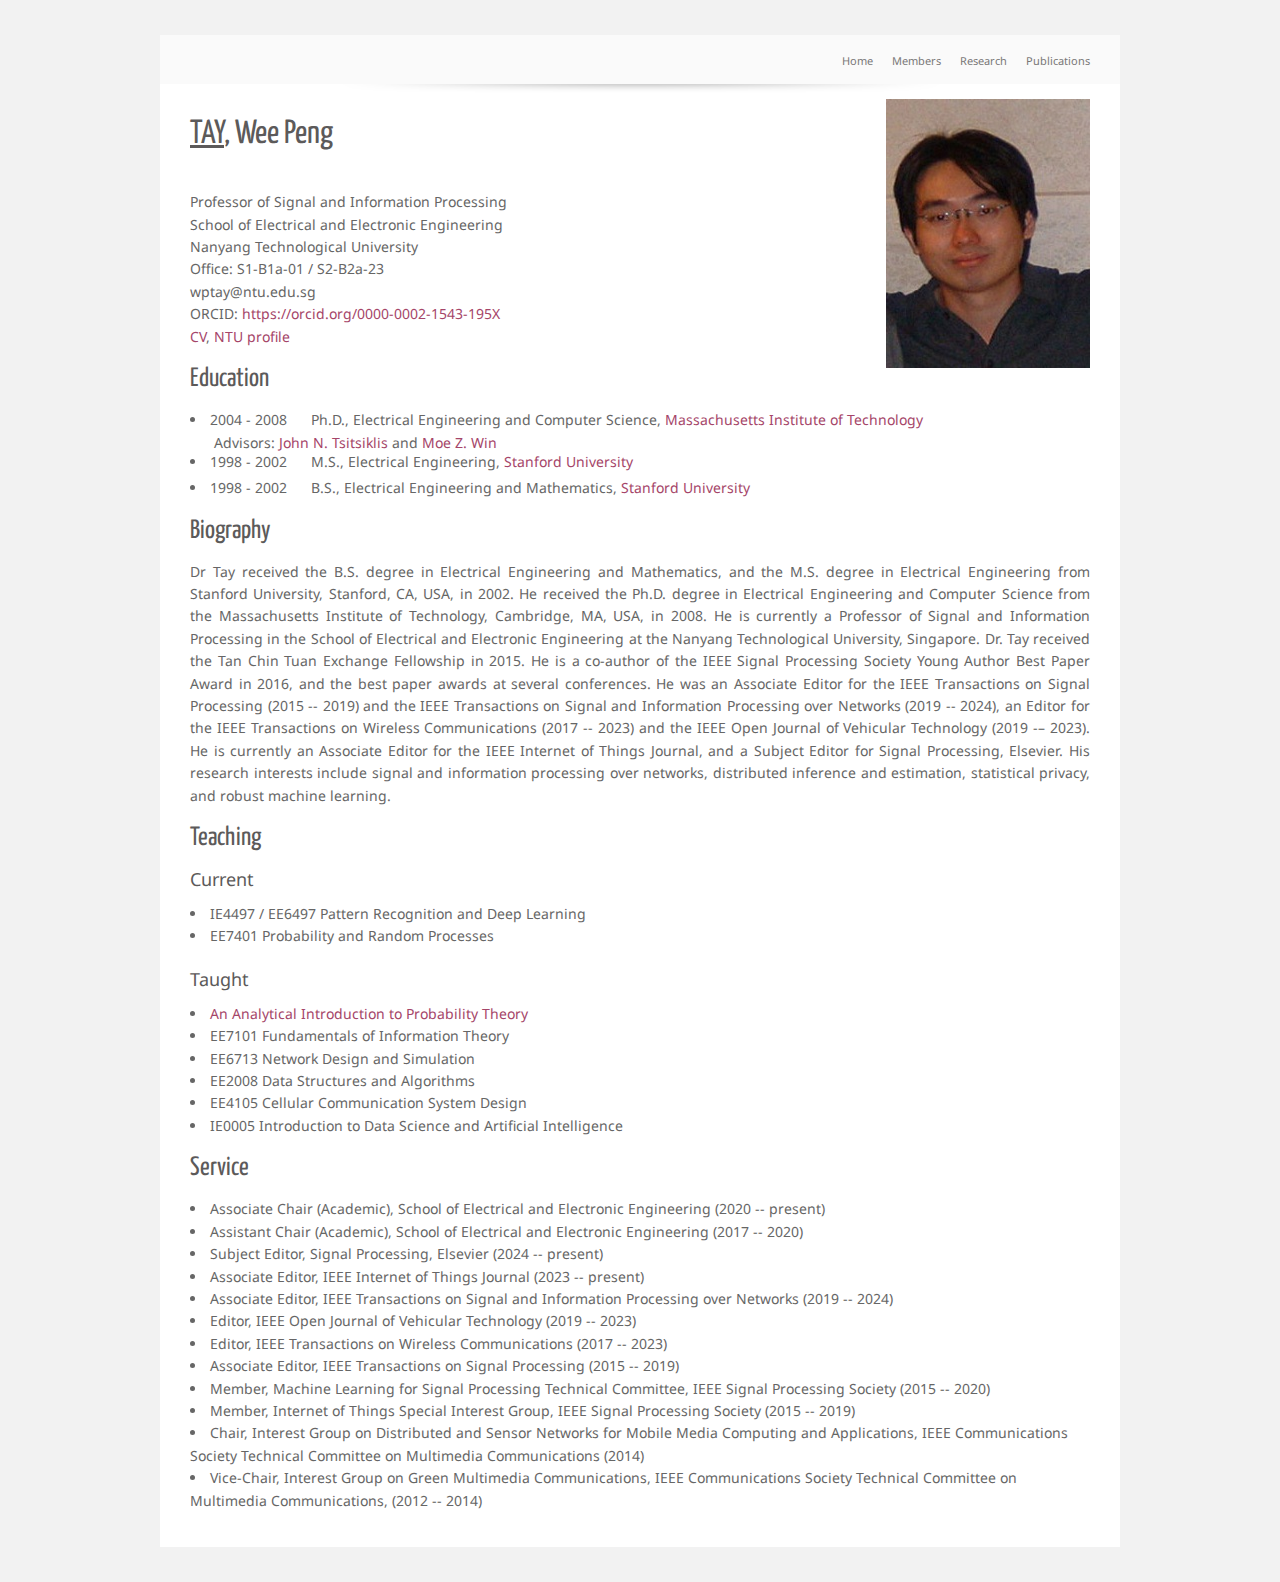
<file: TayWeePeng.html>
﻿<!DOCTYPE html>
<html xmlns:v="urn:schemas-microsoft-com:vml" xmlns:o="urn:schemas-microsoft-com:office:office">
<head>
	<meta http-equiv="content-type" content="text/html; charset=utf-8" />
	<meta name="description" content="Wee Peng Tay" />
	<meta name="keywords" content="Wee Peng Tay,information processing,graph signal processing,graph neural network,statistical privacy,robust machine learning" />
	<meta name="author" content="Wee Peng Tay" />
	<link href='https://fonts.googleapis.com/css?family=Yanone+Kaffeesatz|Droid+Sans' rel='stylesheet' type='text/css' />
	<link rel="stylesheet" type="text/css" media="all" href="inland.css" />
	<script type="text/javascript" src="js/jquery-1.7.1.min.js"></script>
	<script type="text/javascript" src="js/jquery.nivo.slider.js"></script>
	<title>Tay, Wee Peng</title>
    </head>

<body>
<div id="wrapper960" class="clearfix">
	<div id="toplinks">
		<ul class="toplinks_links">
			<li><a href="index.html">Home</a></li>
			<li><a href="members.html">Members</a></li>
			<li><a href="research.html">Research</a></li>
			<li><a href="publications.html">Publications</a></li>
		</ul>
	</div>

	<div class="content clearfix shadow">
	<img src="images/members/tay.jpg" width="204" height="269" style="float: right">
	<h2><u>TAY</u>, Wee Peng</h2>
	<br>
	Professor of Signal and Information Processing
 	<br>
	School of Electrical and Electronic Engineering 
	<br>
	Nanyang Technological University
	<br>
	Office: S1-B1a-01 / S2-B2a-23
	<br>
	wptay@ntu.edu.sg
	<br>
	ORCID: <a href="https://orcid.org/0000-0002-1543-195X" target="_blank">https://orcid.org/0000-0002-1543-195X</a>
	<br>
	<!--<p><img src="images/email.jpg" width="150" height="16"></p>-->

	<p>
	<a href="CV_WeePengTay.pdf" target="_blank">CV</a>, 
	<a href="https://dr.ntu.edu.sg/cris/rp/rp00777" target="_blank">NTU profile</a>
	</p>
	
	<h3>Education</h3>
		<ul>
		
	  	<li style="height: 42px">2004 - 2008&nbsp;&nbsp;&nbsp;&nbsp;&nbsp; Ph.D., Electrical Engineering and Computer Science, <a href="http://www.mit.edu">Massachusetts Institute of Technology</a>
         <p>
		 &nbsp;&nbsp;&nbsp;&nbsp;&nbsp; Advisors: 
		 <a href="http://www.mit.edu/~jnt/home.html">John N. Tsitsiklis</a> and 
		 <a href="http://wgroup.lids.mit.edu/moewin.html">Moe Z. Win</a></p>
	  	</li>
		<li style="height: 26px">1998 - 2002&nbsp;&nbsp;&nbsp;&nbsp;&nbsp; M.S., Electrical Engineering,
		<a href="http://www.stanford.edu">Stanford University</a> 
 		</li>
		
		<li>1998 - 2002&nbsp;&nbsp;&nbsp;&nbsp;&nbsp; B.S., Electrical Engineering and 
		Mathematics, <a href="http://www.stanford.edu">Stanford University</a> 
        </li>
	
		</ul>
	
	<h3>Biography</h3>
		<p>
		Dr Tay received the B.S. degree in Electrical Engineering and Mathematics, and the M.S. degree in Electrical Engineering from Stanford University, Stanford, CA, USA, in 2002. He received the Ph.D. degree in Electrical Engineering and Computer Science from the Massachusetts Institute of Technology, Cambridge, MA, USA, in 2008. He is currently a Professor of Signal and Information Processing in the School of Electrical and Electronic Engineering at the Nanyang Technological University, Singapore. Dr. Tay received the Tan Chin Tuan Exchange Fellowship in 2015. He is a co-author of the IEEE Signal Processing Society Young Author Best Paper Award in 2016, and the best paper awards at several conferences. He was an Associate Editor for the IEEE Transactions on Signal Processing (2015 -- 2019) and the IEEE Transactions on Signal and Information Processing over Networks (2019 -- 2024), an Editor for the IEEE Transactions on Wireless Communications (2017 -- 2023) and the IEEE Open Journal of Vehicular Technology (2019 -– 2023). He is currently an Associate Editor for the IEEE Internet of Things Journal, and a Subject Editor for Signal Processing, Elsevier. His research interests include signal and information processing over networks, distributed inference and estimation, statistical privacy, and robust machine learning. 
		</p>



	<h3>Teaching</h3>
    <h4>Current</h4>
		<ul>
		<li>IE4497 / EE6497 Pattern Recognition and Deep Learning</li>	
		<li>EE7401 Probability and Random Processes</li>
		</ul>
	
	  <h4>Taught</h4>
		<ul>
		<li><a href="https://github.com/wptay/aipt" target="_blank">An Analytical Introduction to Probability Theory</a></li>
		<li>EE7101 Fundamentals of Information Theory</li>
		<li>EE6713 Network Design and Simulation</li>
	  <li>EE2008 Data Structures and Algorithms</li>
		<li>EE4105 Cellular Communication System Design</li>	
	  <li>IE0005 Introduction to Data Science and Artificial Intelligence</li>
		</ul>

	<h3>Service</h3>
	<ul>
	<li>Associate Chair (Academic), School of Electrical and Electronic Engineering (2020 -- present)</li>
	<li>Assistant Chair (Academic), School of Electrical and Electronic Engineering (2017 -- 2020)</li>
	<li>Subject Editor, Signal Processing, Elsevier (2024 -- present)</li>
	<li>Associate Editor, IEEE Internet of Things Journal (2023 -- present)</li>
	<li>Associate Editor, IEEE Transactions on Signal and Information Processing over Networks (2019 -- 2024)</li>
	<li>Editor, IEEE Open Journal of Vehicular Technology (2019 -- 2023)</li>
	<li>Editor, IEEE Transactions on Wireless Communications (2017 -- 2023)</li>
	<li>Associate Editor, IEEE Transactions on Signal Processing (2015 -- 2019)</li>	
	<li>Member, Machine Learning for Signal Processing Technical Committee, IEEE Signal Processing Society (2015 -- 2020)</li>
	<li>Member, Internet of Things Special Interest Group, IEEE Signal Processing Society (2015 -- 2019)</li>
	<li>Chair, Interest Group on Distributed and Sensor Networks for Mobile Media Computing and Applications, IEEE Communications Society Technical Committee on Multimedia Communications (2014)</li>
	<li>Vice-Chair, Interest Group on Green Multimedia Communications, IEEE Communications Society Technical Committee on Multimedia Communications, (2012 -- 2014)</li>
	</ul>
	
<!--	<h3>Research Sponsors</h3>



	    <table class="auto-style1">
            <tr>
                <td class="auto-style3">
                    <a href="http://www.ntu.edu.sg"><img alt="NTU" class="auto-style2" src="images/sponsors/NTU.jpg" /></a></td>
                <td class="auto-style3">
                    <a href="http://www.mindef.gov.sg/content/imindef/mindef_websites/atozlistings/drtech/home.html"><img alt="NTU" class="auto-style2" src="images/sponsors/DRTech.jpg" /></a></td>
                <td class="auto-style3">
                    <a href="http://www.dso.org.sg/"><img alt="NTU" class="auto-style2" src="images/sponsors/DSO.jpg" /></a></td>
            </tr>
        </table>
        <br />
-->


	</div>

</div>

<script type="text/javascript">
	$(window).load(function() {
		$('#slider').nivoSlider();
	});
</script>

<!-- Default Statcounter code for NTU
http://www.ntu.edu.sg/home/wptay -->
<script type="text/javascript">
var sc_project=8112787; 
var sc_invisible=1; 
var sc_security="3790af70"; 
</script>
<script type="text/javascript"
src="https://www.statcounter.com/counter/counter.js"
async></script>
<noscript><div class="statcounter"><a title="Web Analytics"
href="http://statcounter.com/" target="_blank"><img
class="statcounter"
src="//c.statcounter.com/8112787/0/3790af70/1/" alt="Web
Analytics"></a></div></noscript>
<!-- End of Statcounter Code -->

</body>
</html>
</file>
<file: inland.css>
﻿/*
Original design: Inland v1.1 - May 21th, 2012) - A free xhtml/css website template by Andreas Viklund.
For more information, see http://andreasviklund.com/templates/inland/
Includes:
jQuery v1.7.1 from http://jquery.org/
Nivo Slider v2.7.1 by Gilbert Pellegrom - http://nivo.dev7studios.com/
*/

*{border:0;font:inherit;font-size:100%;margin:0;padding:0;vertical-align:baseline;}

/* HTML elements */
body{background-color:#f2f2f2;color:#666;font-family:'Droid Sans',Tahoma,Arial,sans-serif;font-size:14px;line-height:1.6em;}
a{color:#a54569;text-decoration:none;}
a:hover{color:#4599a5;text-decoration:none;}
a img{border:none;}
h5{clear:left;color:#5c5a5a;font-weight:400;margin:0.7em 0;font-family:'Droid Sans';}
h4{clear:left;color:#5c5a5a;font-weight:400;margin:0.7em 0;font-family:'Droid Sans';}
h3{clear:left;color:#5c5a5a;font-weight:400;margin:0.7em 0;font-family:'Yanone Kaffeesatz';}
h2{clear:left;color:#5c5a5a;font-weight:400;margin:0.7em 0;font-family:'Yanone Kaffeesatz';}
h1{clear:left;color:#5c5a5a;font-weight:400;margin:0.7em 0;font-family:'Yanone Kaffeesatz';}
h1{font-size:2.6em;}
h2{font-size:2.4em;}
h3{font-size:1.9em;}
h4{font-size:18px;}
h5{font-size:1.2em;}
ul{margin:0 0 20px 0;list-style-position: inside; }
ol{margin:0 0 20px 0;list-style-position: inside; }
p{margin:0 0 20px 0;justify-content:center;text-align: justify;}
em {font-style:italic;color:#6699ff;}
i {font-style:italic;}
strong {font-weight:700;}

b {font-weight:700;}
pre {text-align: left;white-space: normal;}

/* Styles */
.fontgreen{color: #008000;}
.fontunderline{text-decoration: underline;}
.indent50{margin-left: 50px;}
.emph{color:#a54569;text-decoration:none;}

/* Main wrappers */
#wrapper1240{background-color:#fff;margin:20px auto;width:1240px;}
#wrapper960{background-color:#fff;margin:35px auto;width:960px;}
#wrapper760{background-color:#fff;margin:20px auto;width:760px;}
#wrapper600{background-color:#fff;margin:0 auto;width:600px;}
#wrapperfluid{background-color:#fff;margin:0 auto;max-width:1260px;}

/* Layout IDs */
#header{position:relative;}
#sitetitle{float:left;margin:30px 0 10px 30px;}
#sitetitle h1 {font-size:40px;color:#777;margin:0;padding:0;}
#header-image{height:300px;margin:0;padding:0;}
.content{padding:15px 30px;background-color:#fafafa;}
#extended{padding:15px 30px;background-color:#fff;}
#extended a{text-decoration:underline;}

/* Top links menu */
#toplinks{background-color:#fafafa;padding:0 30px;}
#toplinks ul{list-style:none;margin:0;text-align:right;}
#toplinks ul li{display:inline-block;font-size:11px;margin:15px 0 12px 15px;}
#toplinks ul li a{color:#797777;}
#toplinks ul li a:hover{color:#2c2b2b;text-decoration:none;}

#sublinks{padding:0 0px;}
#sublinks ul{list-style:none;margin:0;text-align:right;}
#sublinks ul li{display:inline-block;font-size:11px;margin:0px 0 0px 10px;}
#sublinks ul li a{color:#797777;}
#sublinks ul li a:hover{color:#2c2b2b;text-decoration:none;}

/* Main navigation menu */
#nav{float:right;font-family:'Droid Sans',Verdana,Tahoma,sans-serif;text-align:center;}
#nav ul{list-style:none;margin:30px 30px 26px 20px;}
#nav ul li{background:none!important;display:inline-block;text-align:right;height:auto;line-height:25px;margin-bottom:0;margin-left:25px;position:relative;}
#nav ul li a{color:#797777;display:block;font-size:12px;padding-top:0;text-transform:uppercase;}
#nav ul li a:hover{color:#111;}
#nav ul li a.current{color:#000;}

/* Columns */
.sidebar{width:33.3%;}
.main{width:66.6%;}
.column2{width:50%;}
#trio1{float:left;width:33.3%;}
#trio2{float:left;width:33.3%;}
#trio3{float:right;width:33.3%;}
.inner{margin:5px 30px;}
#trio1 .inner{margin-left:0;}
#trio2 .inner{margin:0;}
#trio3 .inner{margin-right:0;}
.left .inner{margin-left:0;}
.right .inner{margin-right:0;}
#double1{float:left;width:45%;}
#double2{float:left;width:45%;}
#double1 .inner{margin-left:0;}
#double2 .inner{margin:0;}

#five1{float:center;width:18%;}
#five2{float:center;width:18%;}
#five3{float:center;width:18%;}
#five4{float:center;width:18%;}
#five5{float:center;width:18%;}

/* Footer */
#footer{clear:both;background-color:#fafafa;}
#footer p{color:#777;font-size:12px;margin:0;padding:15px 30px;text-align:center;}
#footer a{color:#777;}
#footer a:hover{color:#333;}

/* Image alignment */
img.alignright{background:#fff;padding:4px;margin-bottom:10px;border:1px solid #ddd;}
img.aligncenter{background:#fff;padding:4px;margin-bottom:10px;border:1px solid #ddd;}
img.alignleft{background:#fff;padding:4px;margin-bottom:10px;border:1px solid #ddd;}
.alignleft{float:left;margin-right:30px;}
.alignright{float:right;margin-left:30px;}
.aligncenter{text-align:center;display:block;clear:both;margin:5px auto;}

/* Additional classes */
.shadow{background:url(images/shadow.png) top center no-repeat;}
.clear{clear:both;}
.left{float:left;}
.right{float:right;}

/* Clearing fix */
.clearfix:after{clear:both;content:".";display:block;height:0;visibility:hidden;}
* html .clearfix{height:1%;}
*:first-child+html .clearfix{min-height:1%;}

/* Alternate color scheme, add class="altcolors" to the body tag to apply */
.altcolors{background-color:#e6e8e8;}
.altcolors #wrapperfluid {box-shadow: 0px 0px 28px #888;}
.altcolors #wrapper1240 {box-shadow: 0px 0px 28px #888;}
.altcolors #wrapper960 {box-shadow: 0px 0px 28px #888;}
.altcolors #wrapper760 {box-shadow: 0px 0px 28px #888;}
.altcolors #wrapper600 {box-shadow: 0px 0px 28px #888;}
.altcolors #footer{background-color:#eaecec;}
.altcolors #toplinks{background-color:#eaecec;}
.altcolors #content{background-color:#f2f4f4;}

/*
 jQuery Nivo Slider v2.7.1
 http://nivo.dev7studios.com
 Copyright 2011, Gilbert Pellegrom
 Free to use and abuse under the MIT license.
 http://www.opensource.org/licenses/mit-license.php
 */
.nivoSlider{position:relative;}
.nivoSlider img{position:absolute;top:0;left:0;}
.nivoSlider a.nivo-imageLink{position:absolute;top:0;left:0;width:100%;height:100%;border:0;padding:0;margin:0;z-index:6;display:none;}
.nivo-slice{display:block;position:absolute;z-index:5;height:100%;}
.nivo-box{display:block;position:absolute;z-index:5;}
.nivo-caption{position:absolute;left:0;bottom:0;background:#000;color:#fff;opacity:0.8;width:100%;z-index:8;}
.nivo-caption p{padding:5px;margin:0;}
.nivo-caption a{display:inline!important;}
.nivo-html-caption{display:none;}
.nivo-directionNav a{position:absolute;top:45%;z-index:9;cursor:pointer;}
.nivo-prevNav{left:0;}
.nivo-nextNav{right:0;}
.nivo-controlNav a{position:relative;z-index:9;cursor:pointer;}
.nivo-controlNav a.active{font-weight:700;}

/*
Skin Name: Nivo Slider Default Theme (modified)
Skin URI: http://nivo.dev7studios.com
Skin Type: flexible
Description: The default skin for the Nivo Slider, modified to work with the Inland One template.
Version: 1.0
Author: Gilbert Pellegrom (modified by Andreas Viklund)
Author URI: http://dev7studios.com
*/
.slider-wrapper .nivoSlider{position:relative;height:300px;background:#fafafa url(images/loading.gif) no-repeat 50% 50%;margin-bottom:55px;}
.slider-wrapper .nivoSlider img{position:absolute;top:0;left:0;display:none;}
.slider-wrapper .nivoSlider a{border:0;display:block;}
.slider-wrapper .nivo-controlNav{position:absolute;left:50%;bottom:-41px;margin-left:-60px;/* Tweak this to center bullets */}
.slider-wrapper .nivo-controlNav a{display:block;width:22px;height:22px;background:url(images/bullets.png) no-repeat;text-indent:-9999px;border:0;margin-right:3px;float:left;}
.slider-wrapper .nivo-controlNav a.active{background-position:0 -22px;}
.slider-wrapper .nivo-directionNav a{display:block;width:30px;height:30px;background:url(images/arrows.png) no-repeat;text-indent:-9999px;border:0;}
.slider-wrapper a.nivo-nextNav{background-position:-30px 0;right:15px;}
.slider-wrapper a.nivo-prevNav{left:15px;}
.slider-wrapper .nivo-caption{font-family:'Droid Sans',Helvetica,Arial,sans-serif;background:rgba(0, 0, 0, 0.2);text-align:center;text-shadow:0 0 4px #111;}
.slider-wrapper .nivo-caption a{color:#fff;border-bottom:1px dotted #fff;}
.slider-wrapper .nivo-caption a:hover{color:#fff;}




.display_element{
    clear:left;
    font-weight:400;
    font-size: 15px;
    margin:0.7em 0;
    font-family:'Yanone Kaffeesatz';
    cursor: pointer;
}

.body_modal{
    position: absolute;
    top: 0%;
    left: 0%;
    background-color: rgba(0,0,0,0.5);
    z-index: 1;
    width: 100%;
    height: 100%;
    display: none;
}

.body_modal_wrap{
    background-color: #ffffff;
    width: 60%;
    height: 80%;
    margin: 50px auto auto auto;
    border-radius: 5px;
    overflow: auto;
}


.paper_wrap{
    float: right;
    border-radius: 5px;
    padding: 20px;
    margin-left: 20px;
    margin-right: 20px;
    margin-top: 20px;
    margin-bottom: 20px;
    border: 1px solid #cccccc;
}
.paper{
    color:#666;
    font-size:13px;
    font-weight:400;
    font-family:'Droid Sans',Tahoma,Arial,sans-serif;
    margin-bottom: 20px;
}
.paper_abstract{
    font-size: 13px;
    margin-top: 10px;
    color: #5c5a5a;
    text-align: justify;
}

.topic {
    clear: left;
    color: #5c5a5a;
    font-size: 18px;
    font-weight: 600;
    margin: 0.7em 0;
    font-family: 'Droid Sans',Tahoma,Arial,sans-serif;
}

.selectedpub {
    color: #5c5a5a;
    font-size: 13px;
    font-weight: 500;
	padding: 2em 2em 2em 0;
}

body.noscroll
{
    overflow: hidden;
    width: 100%;
}
</file>
